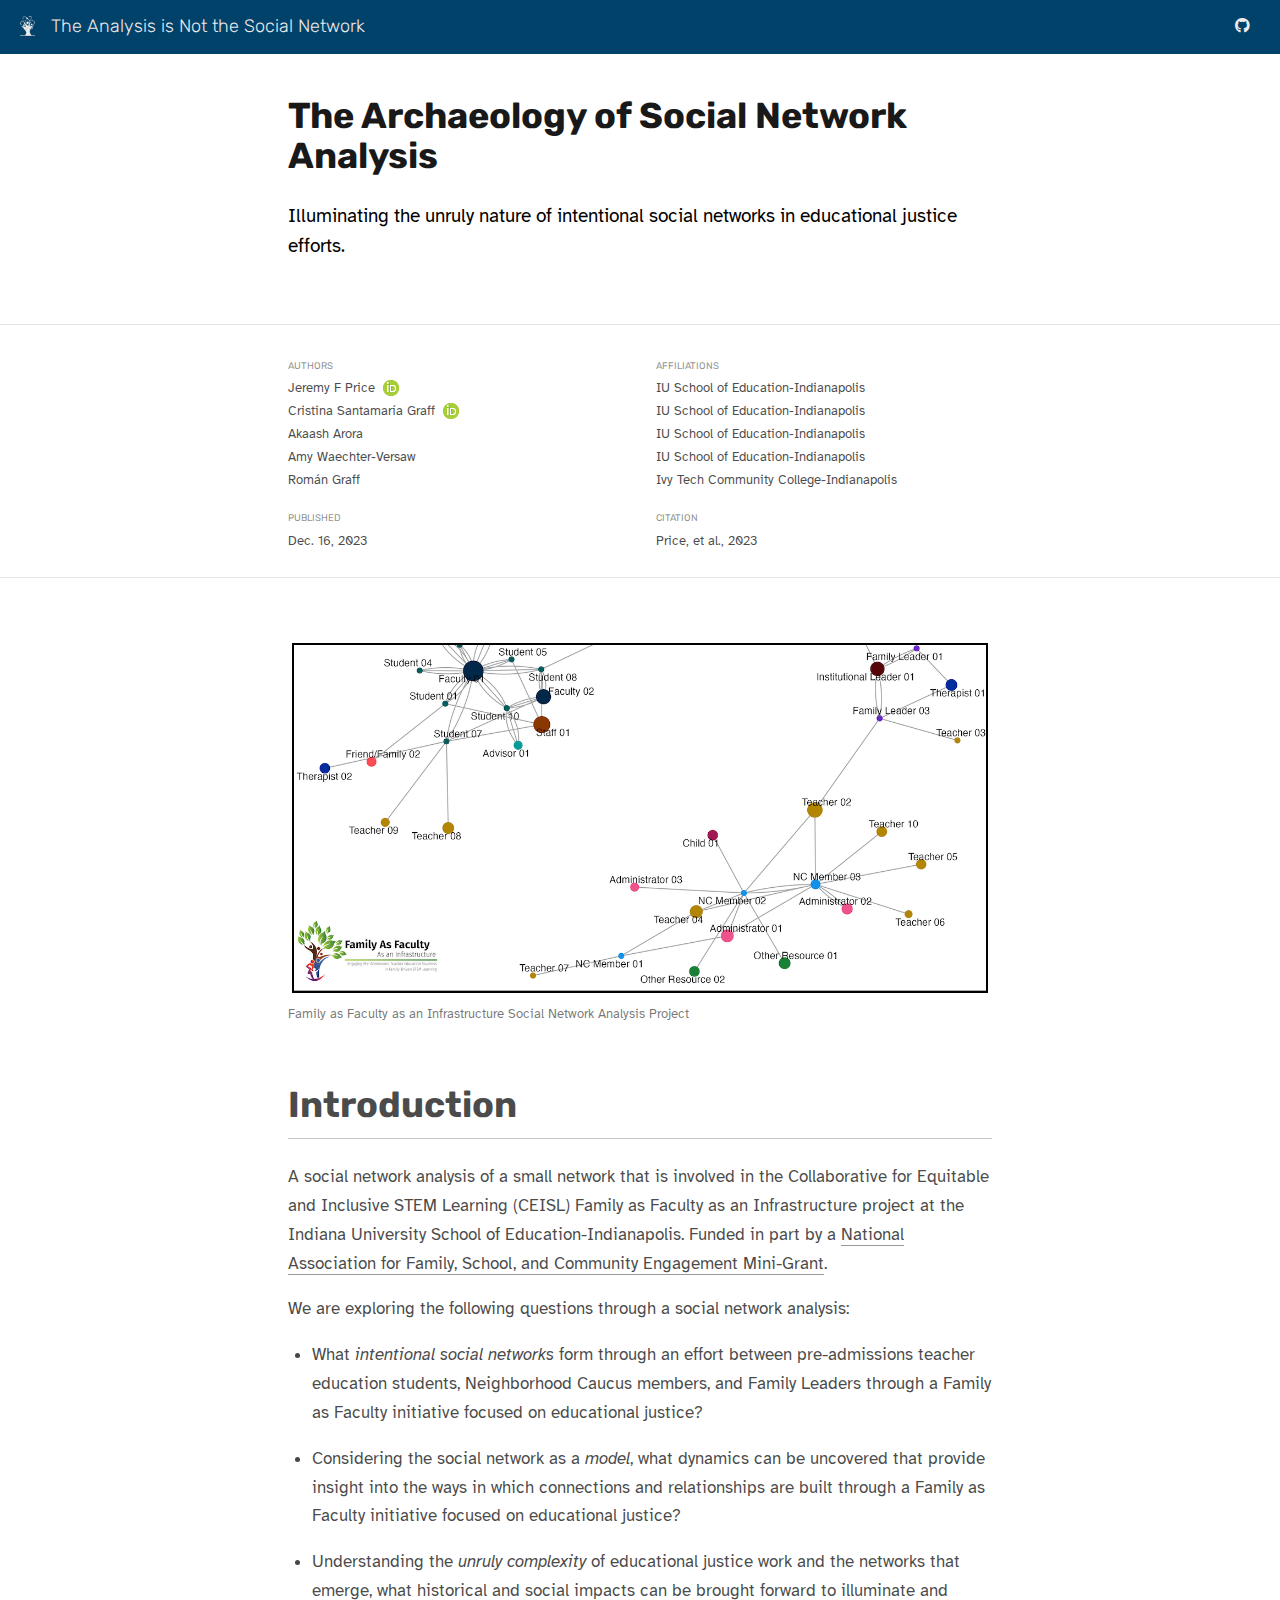
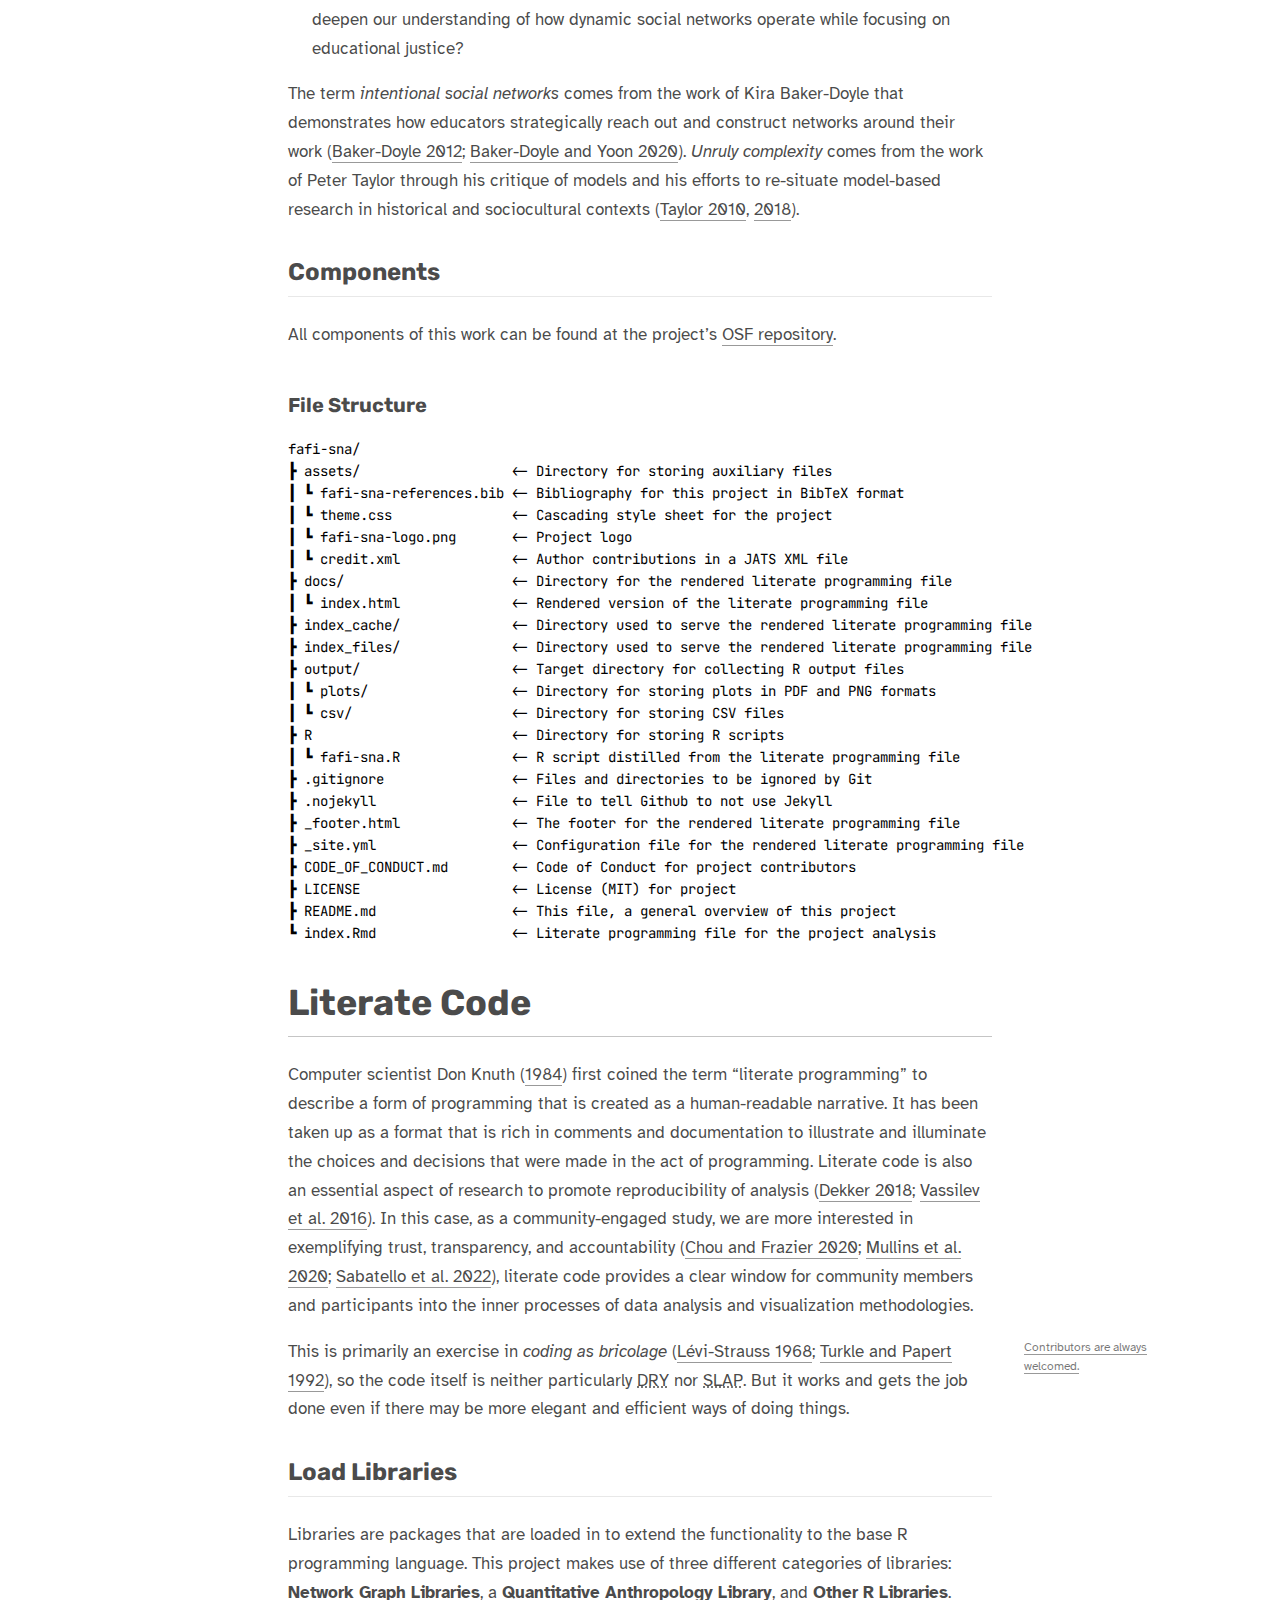
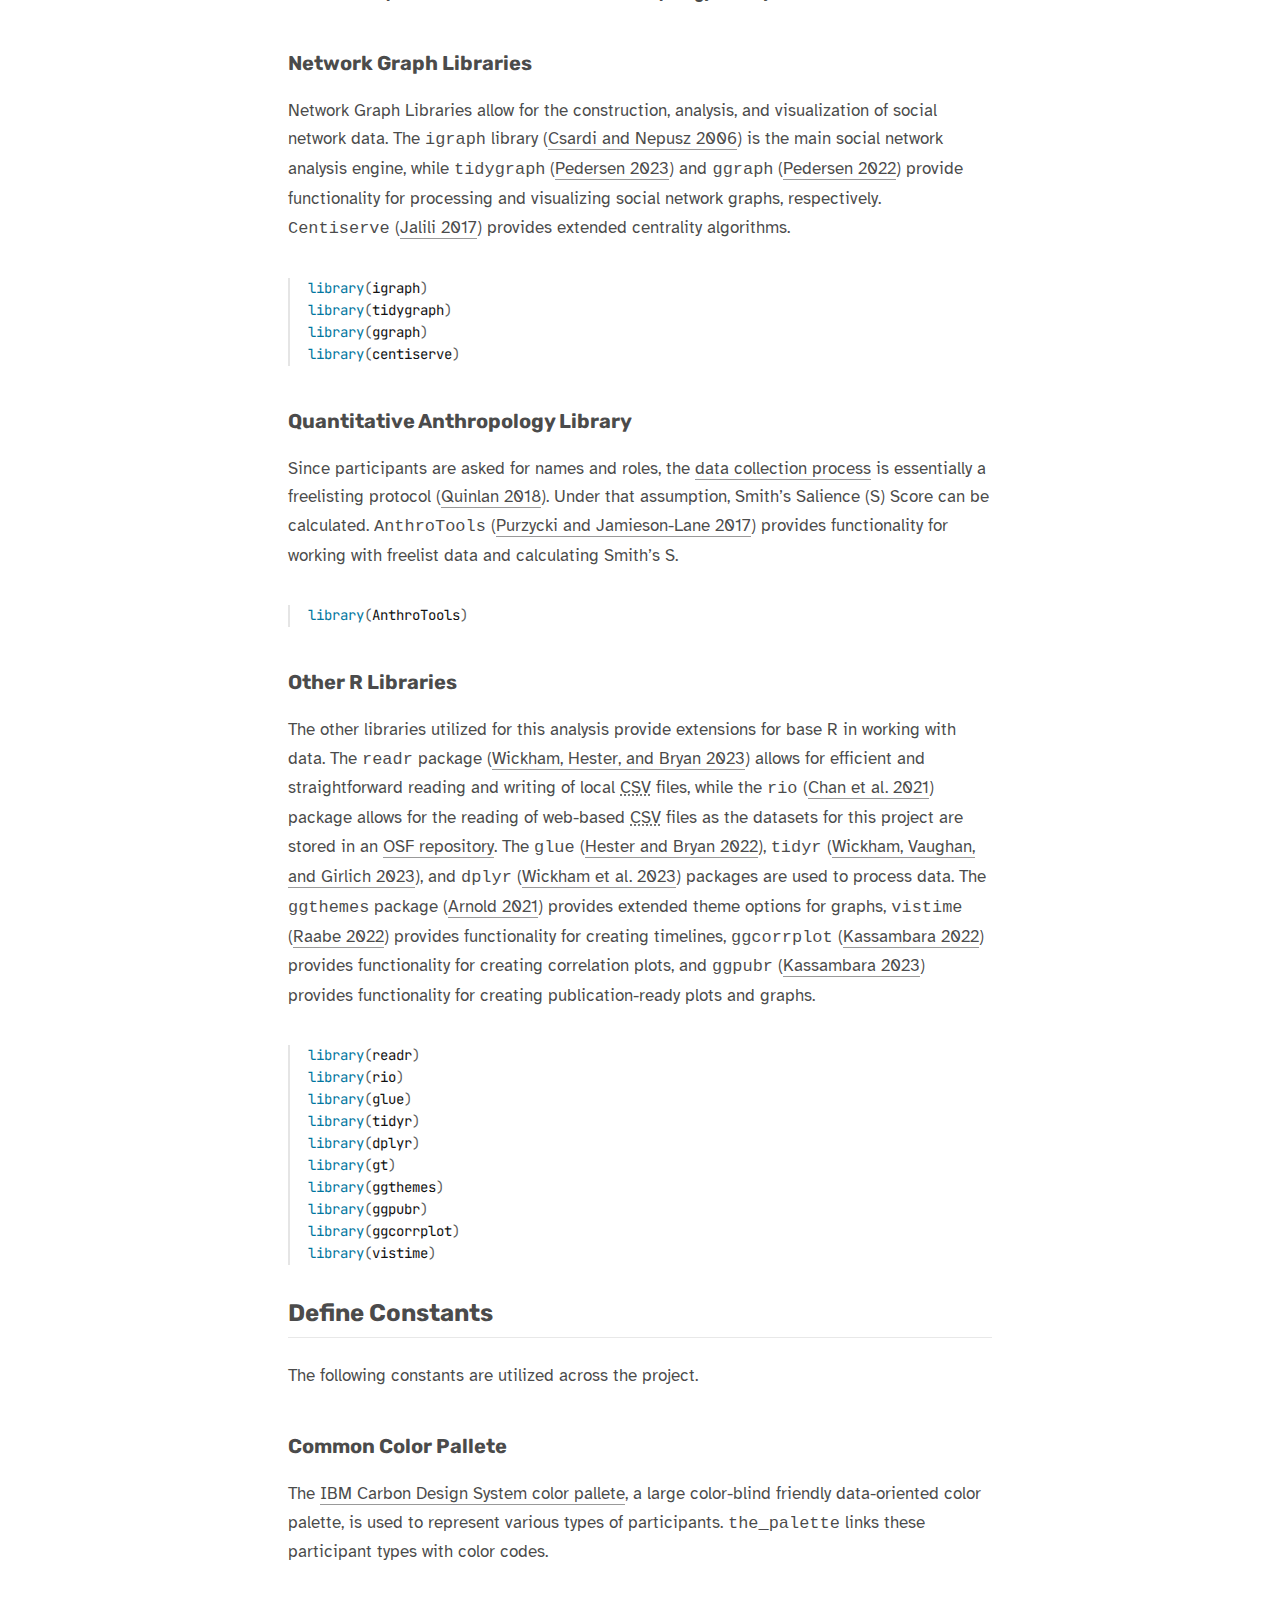
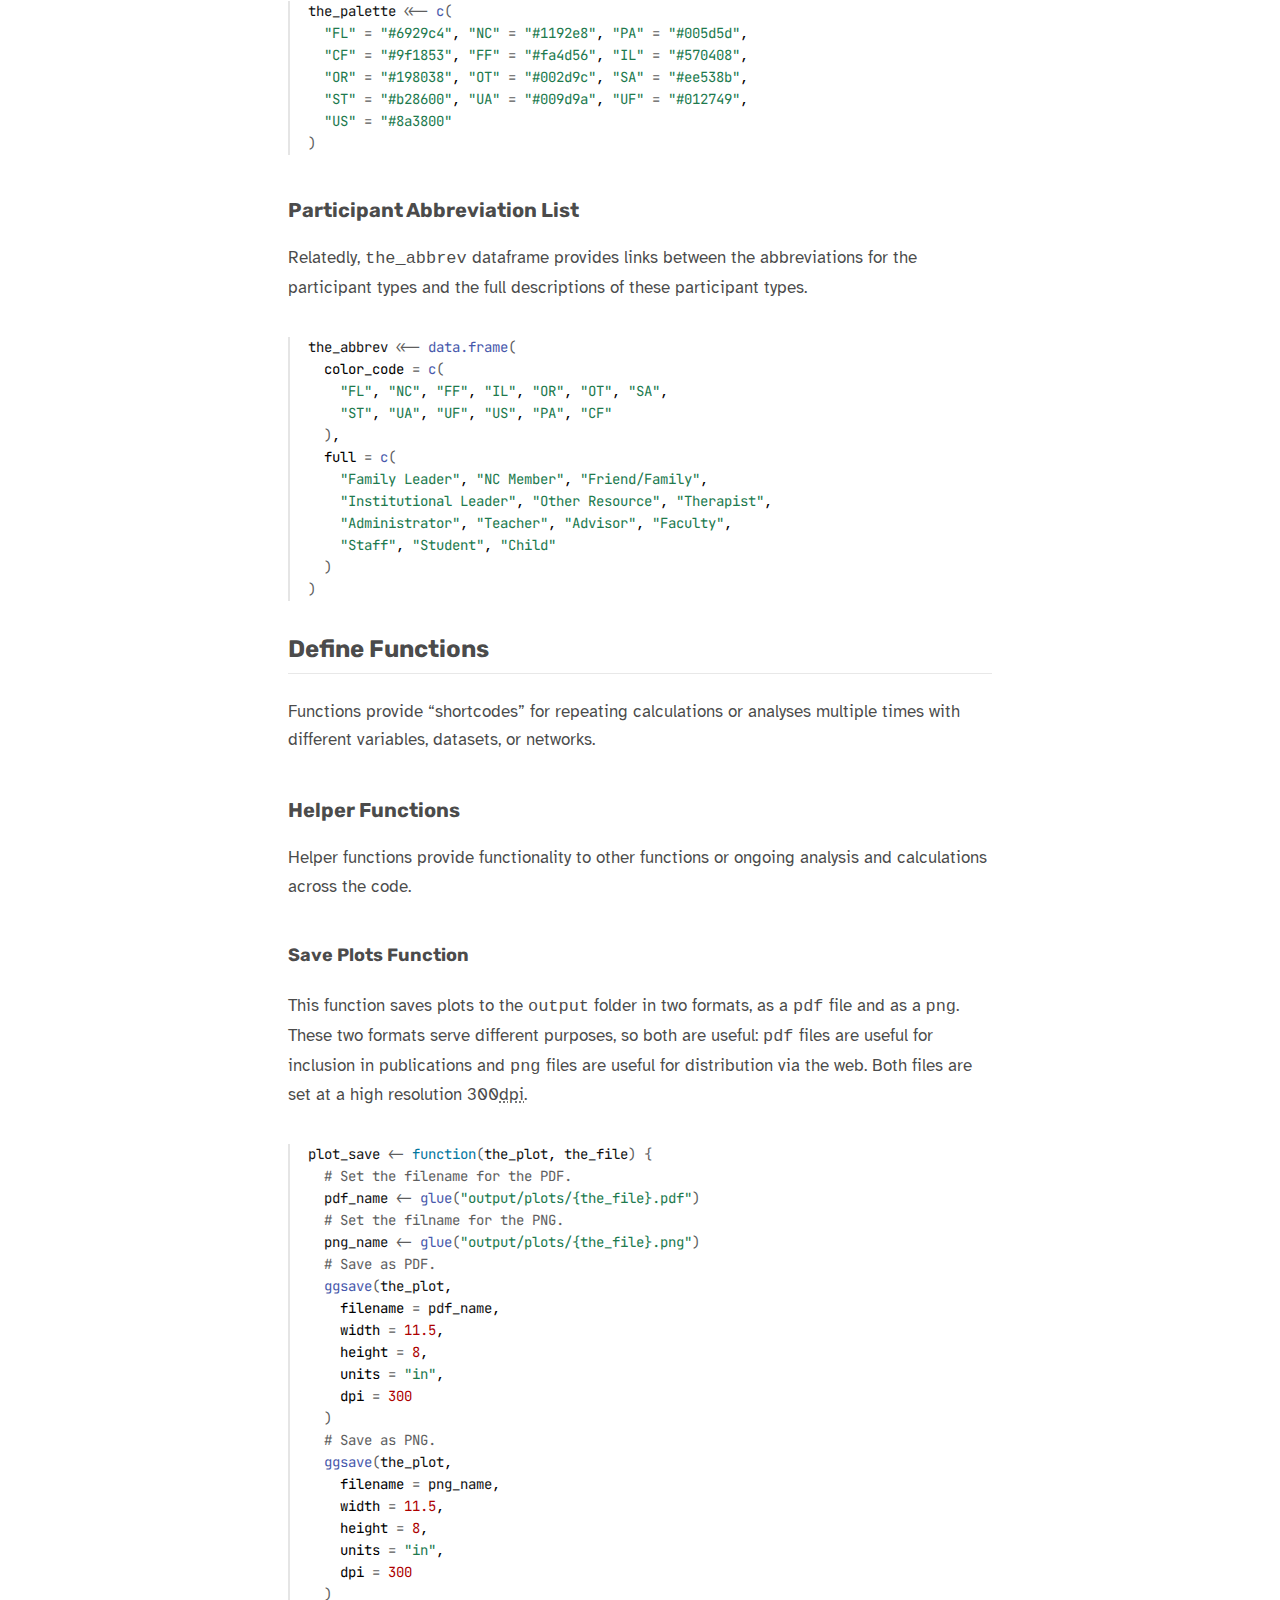
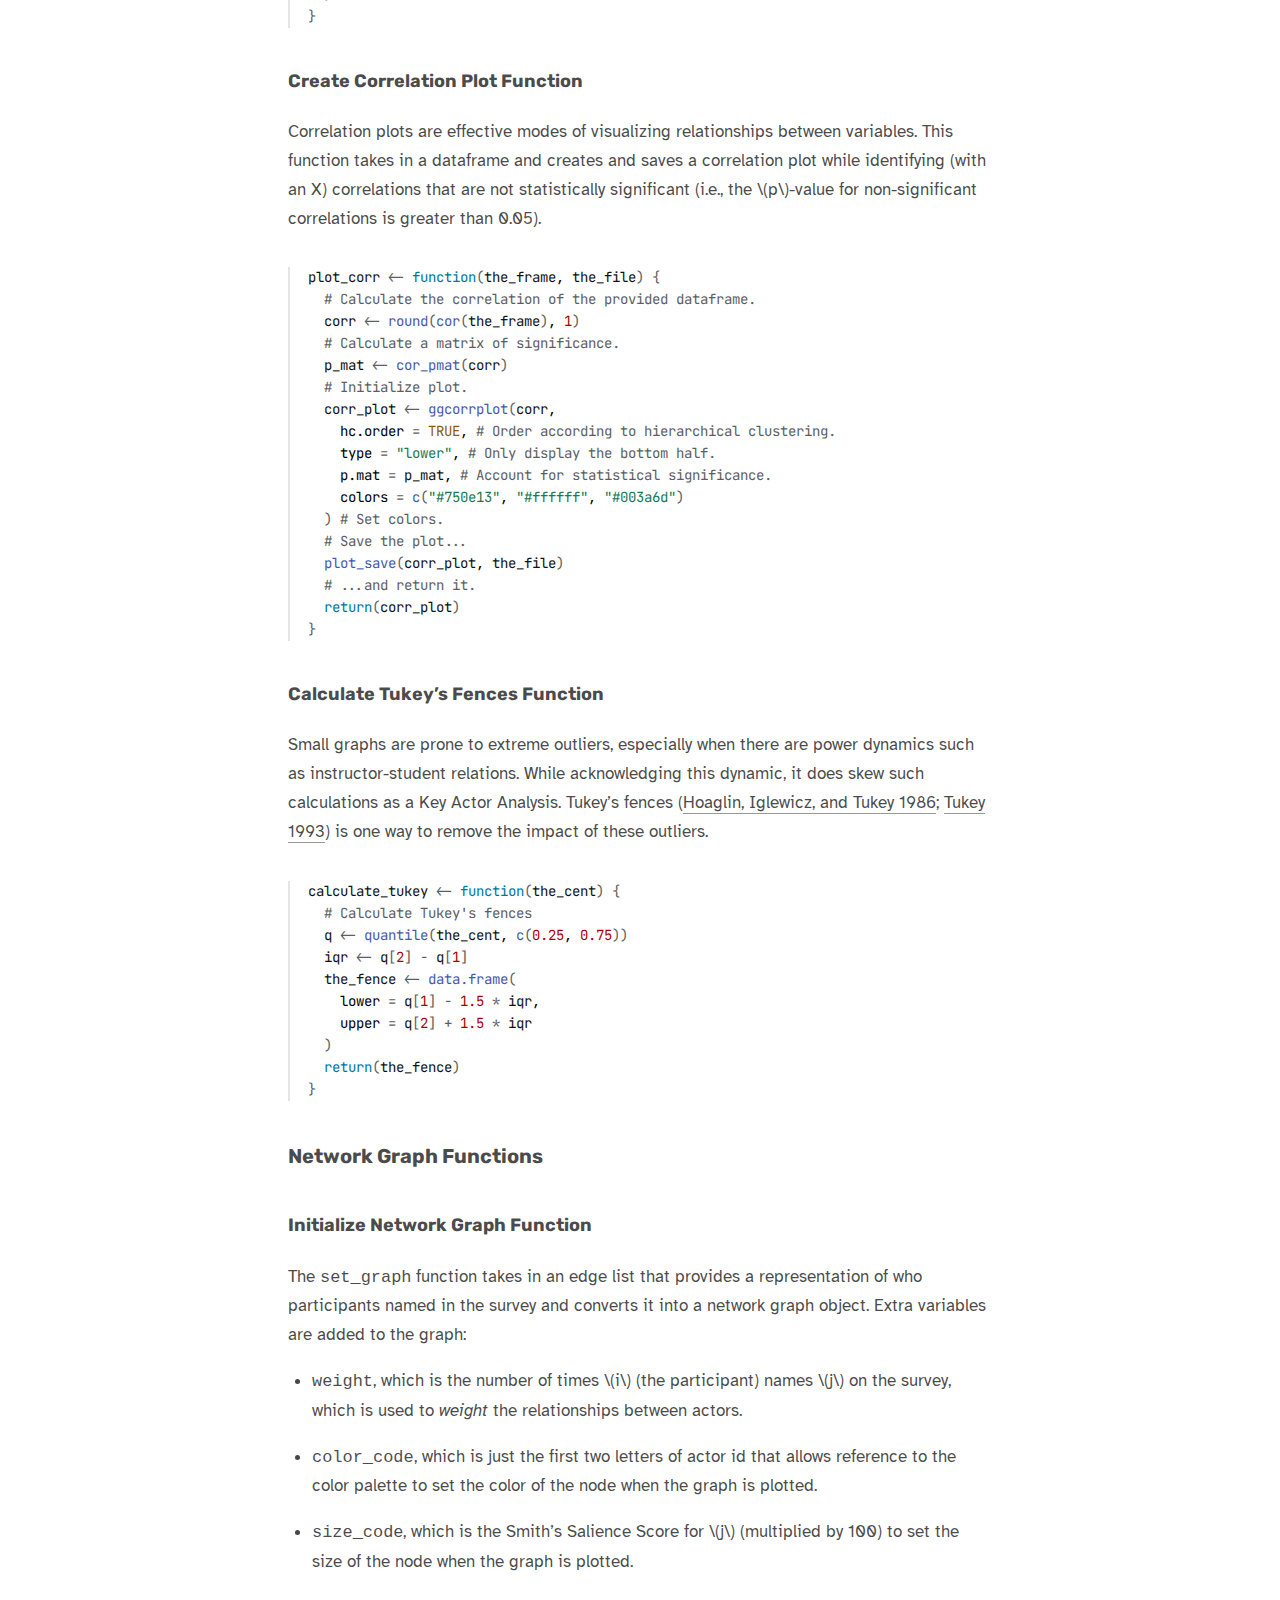
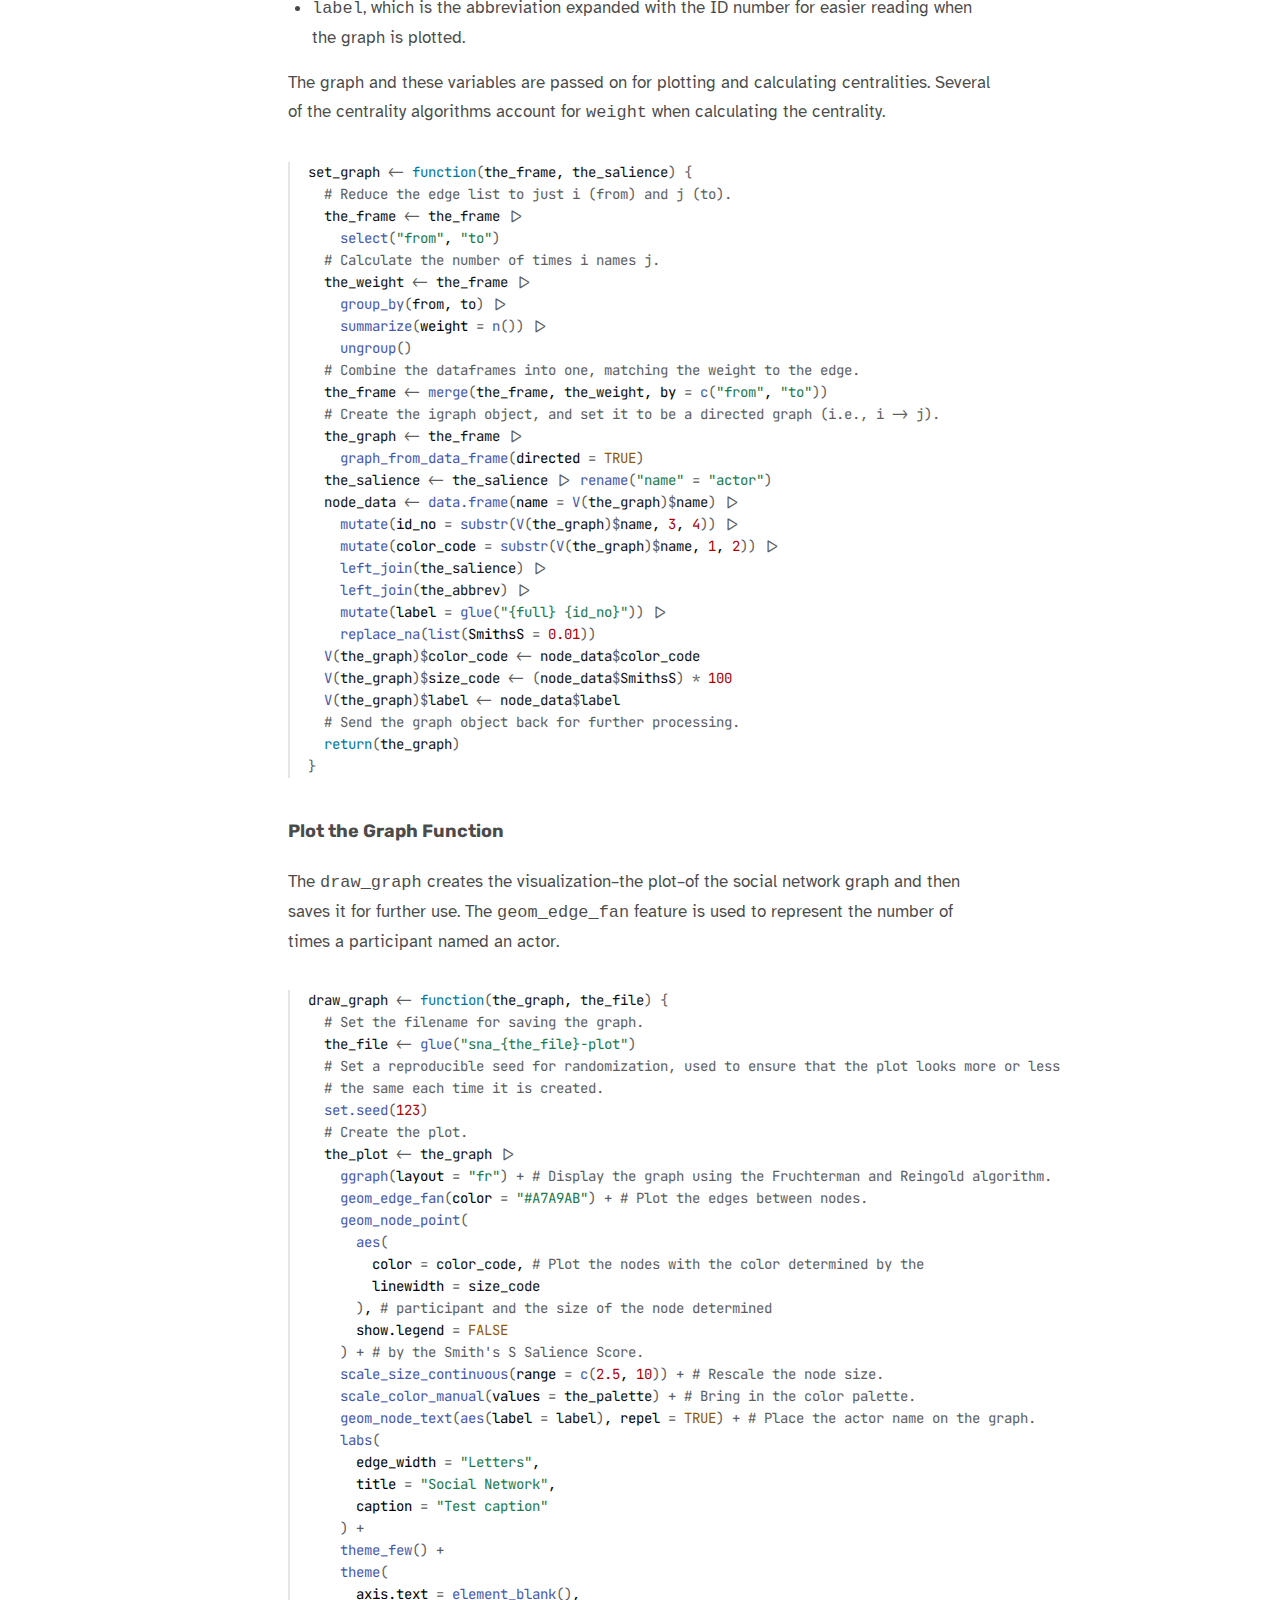
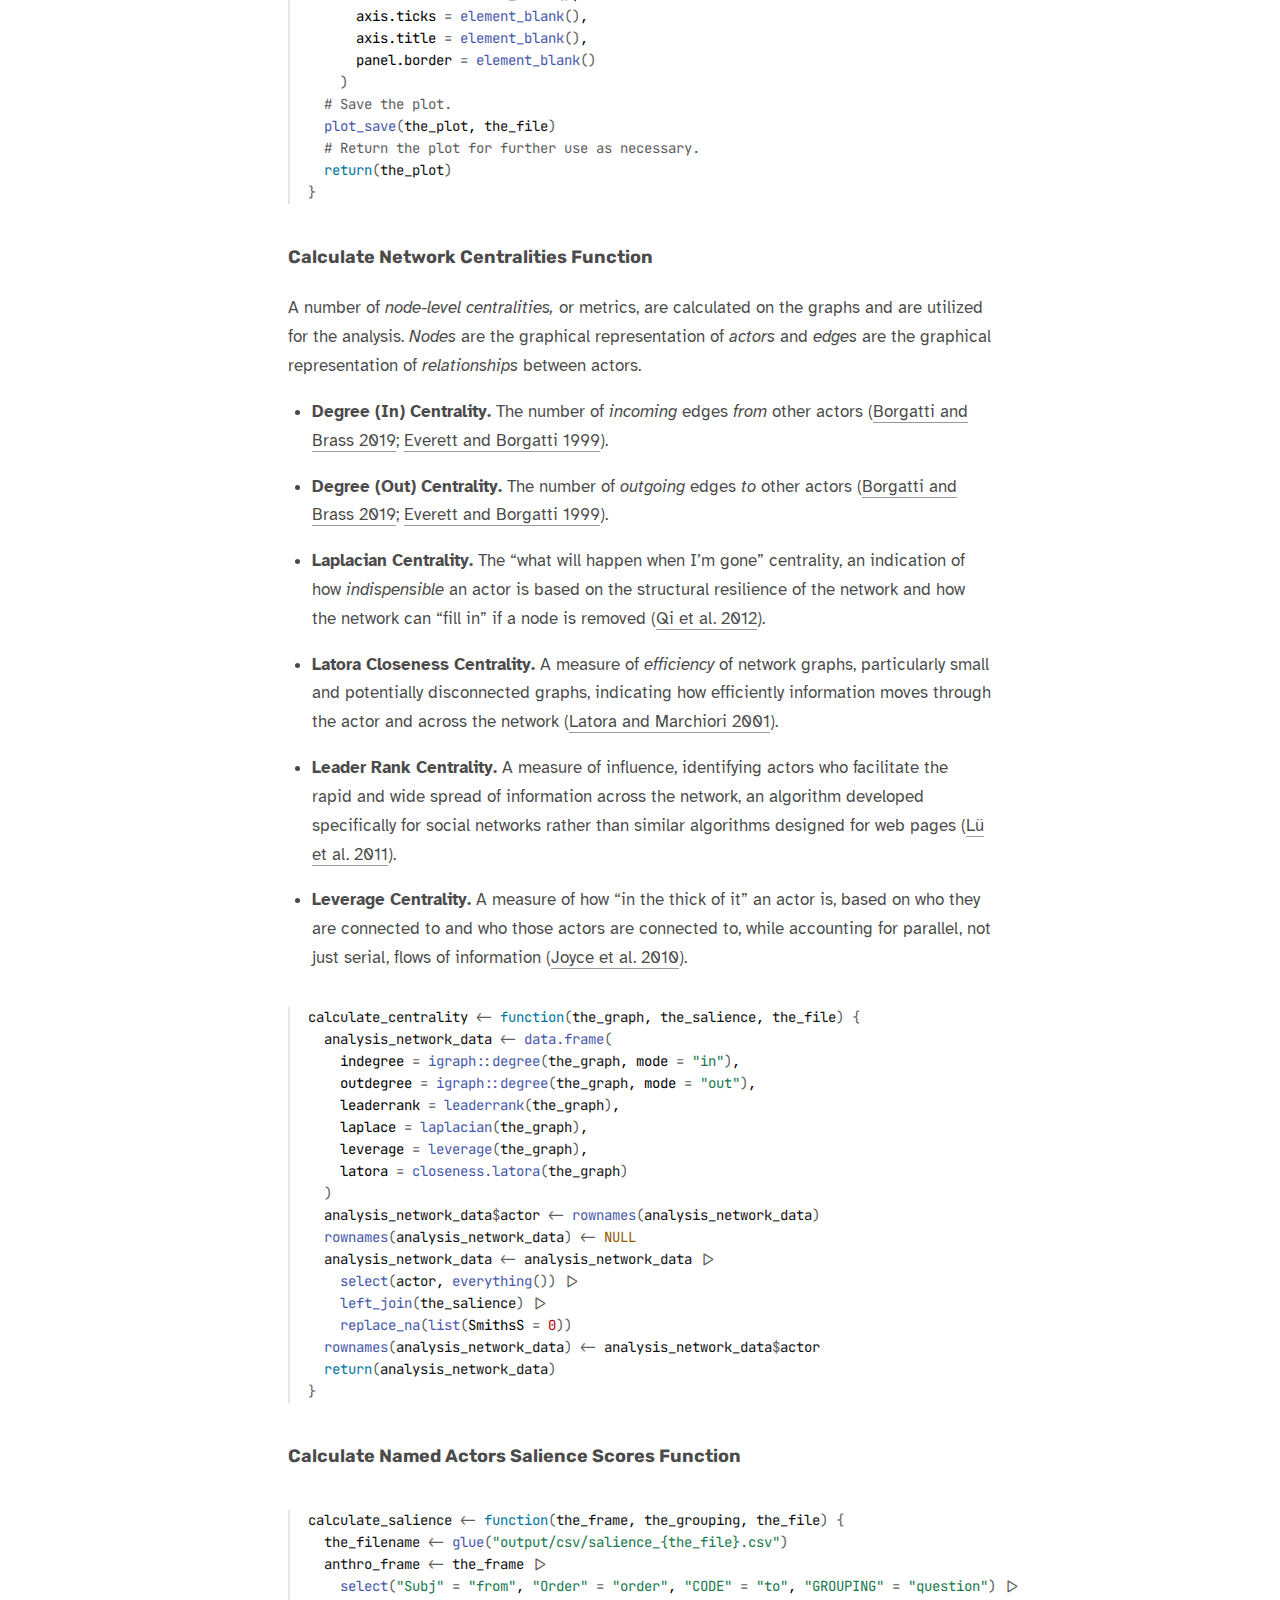
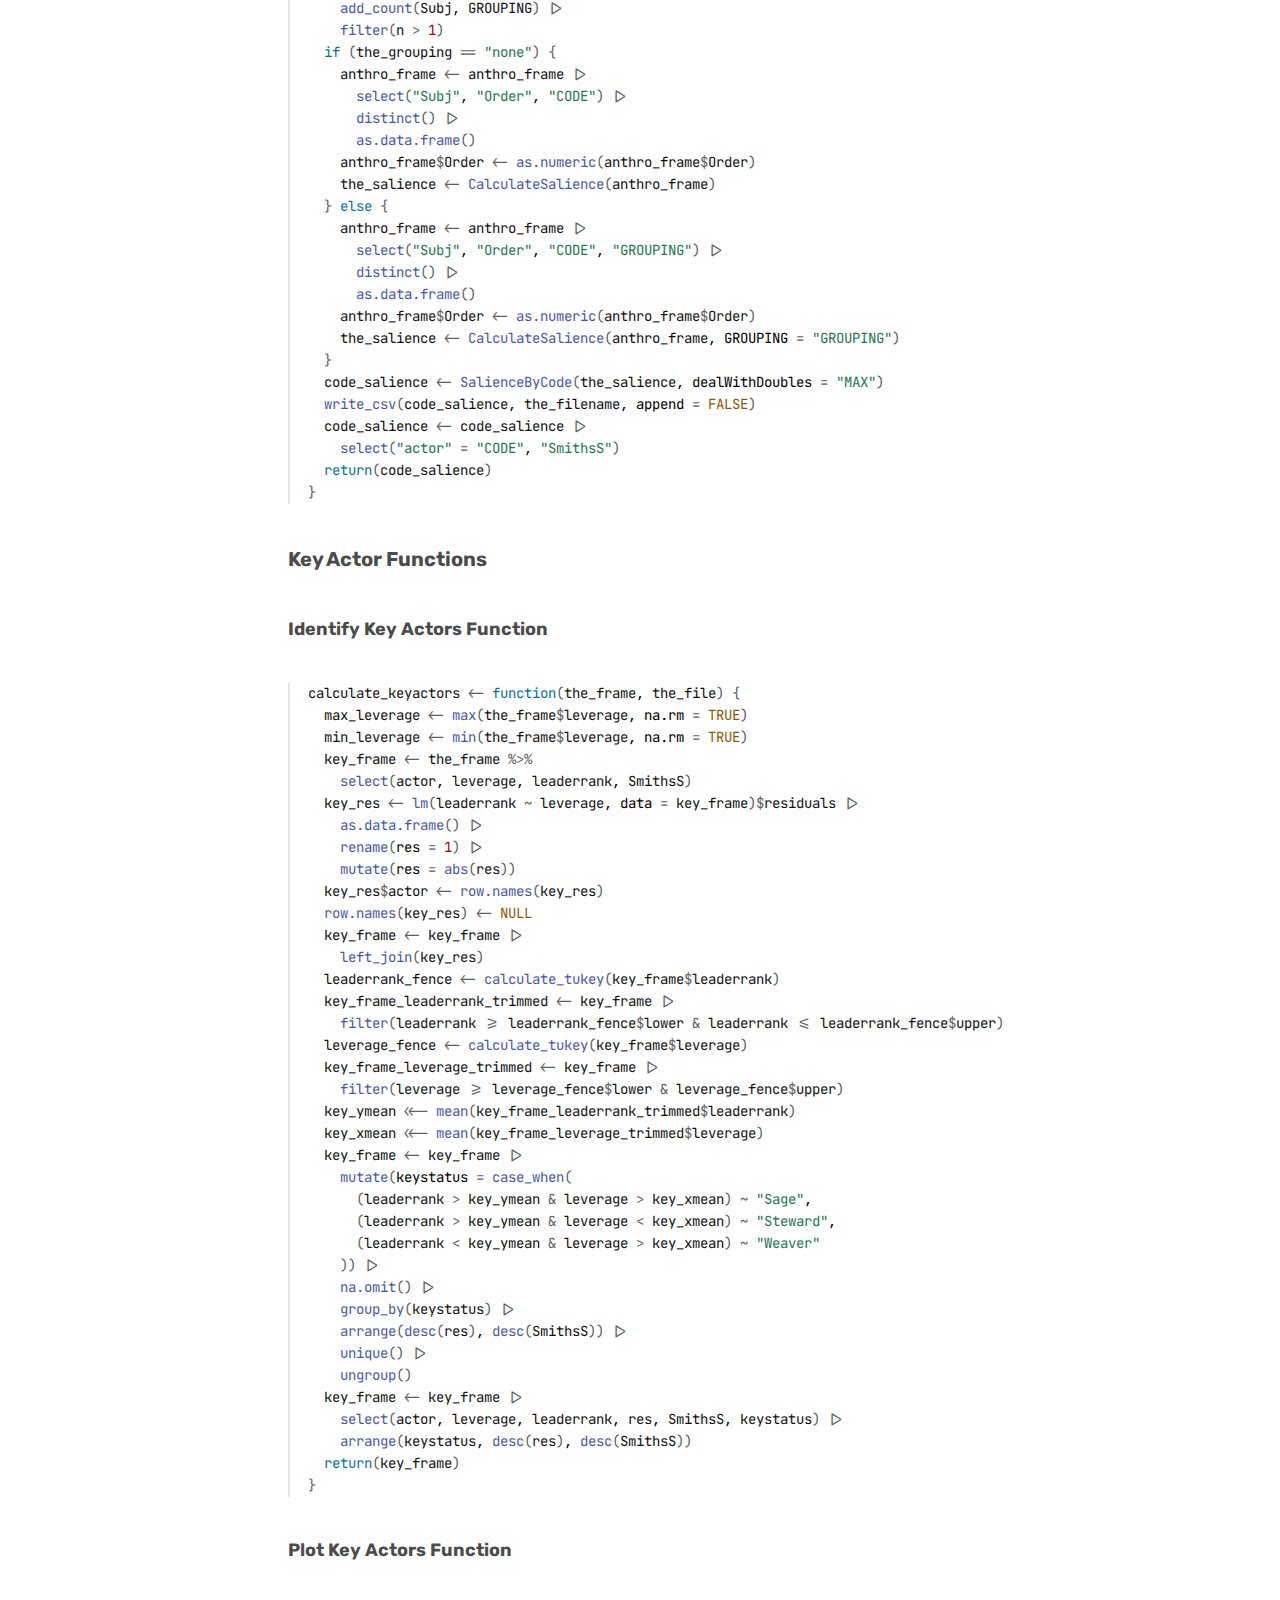
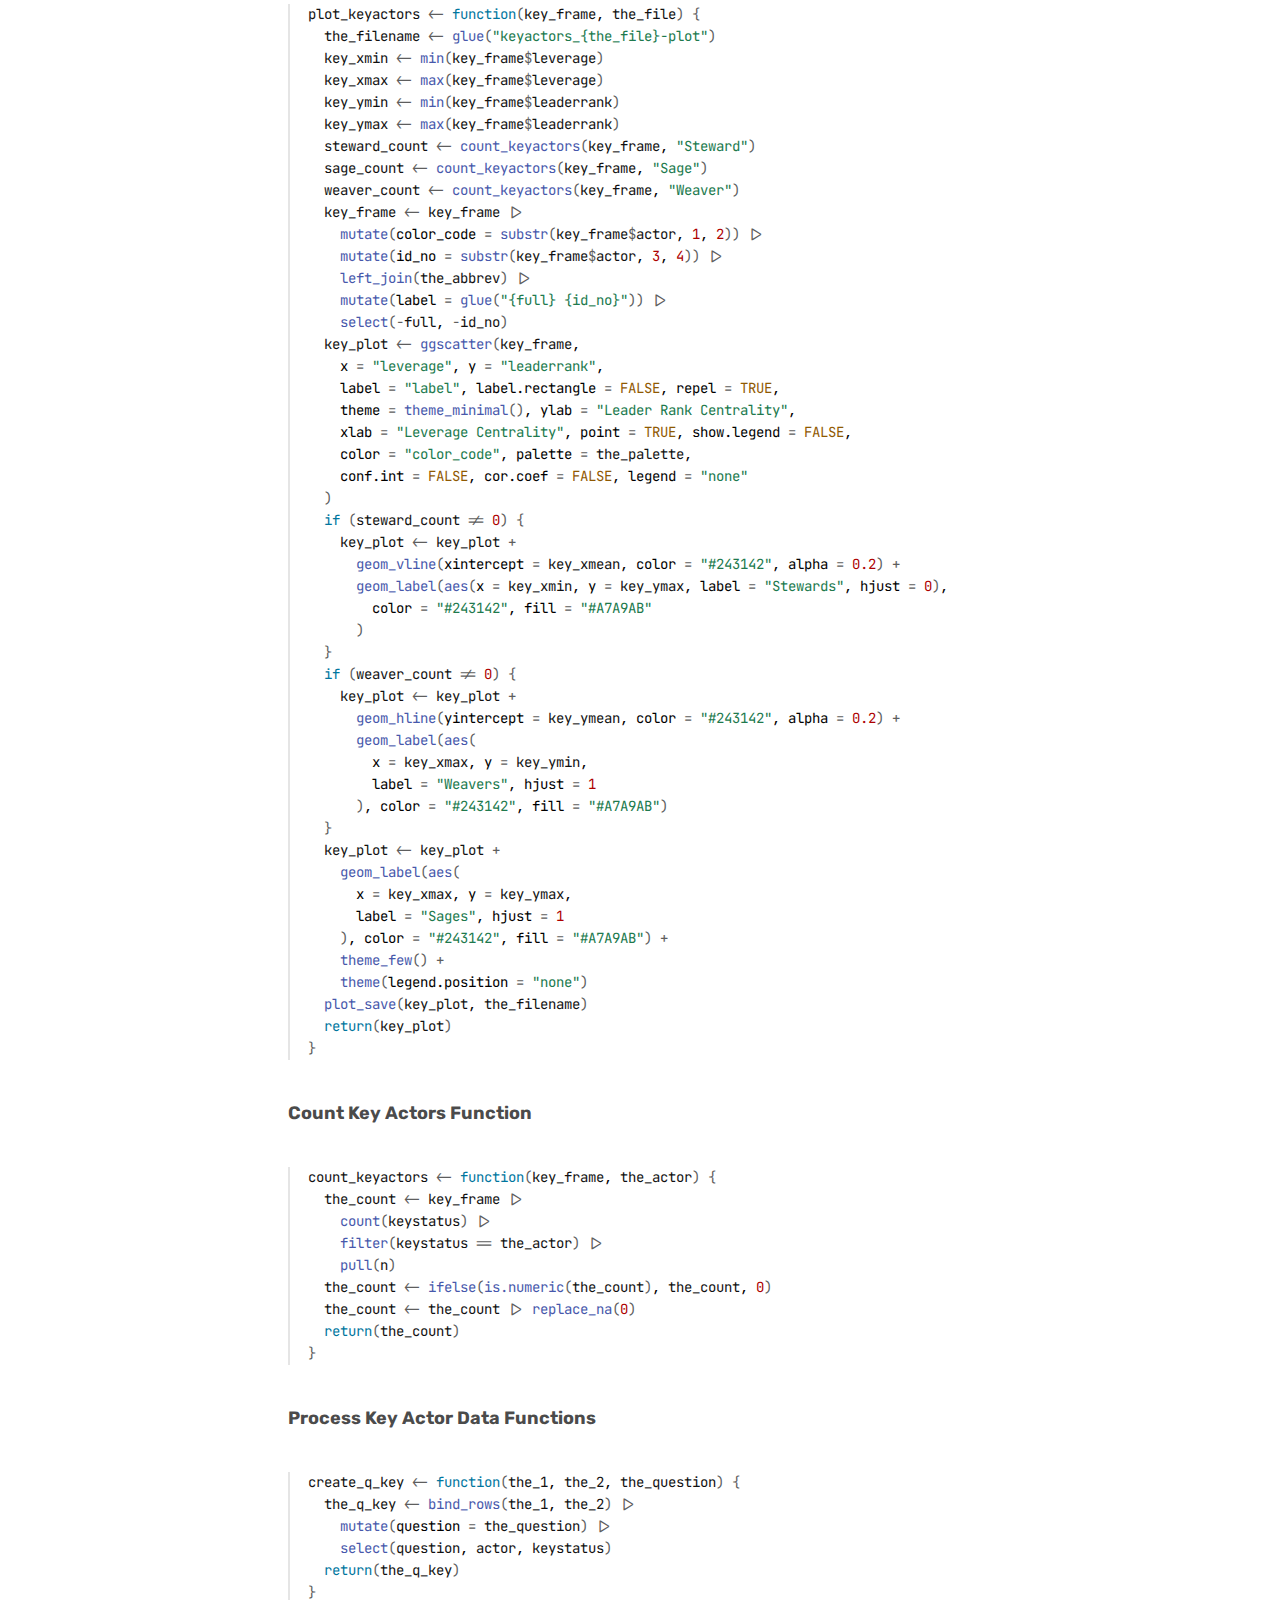
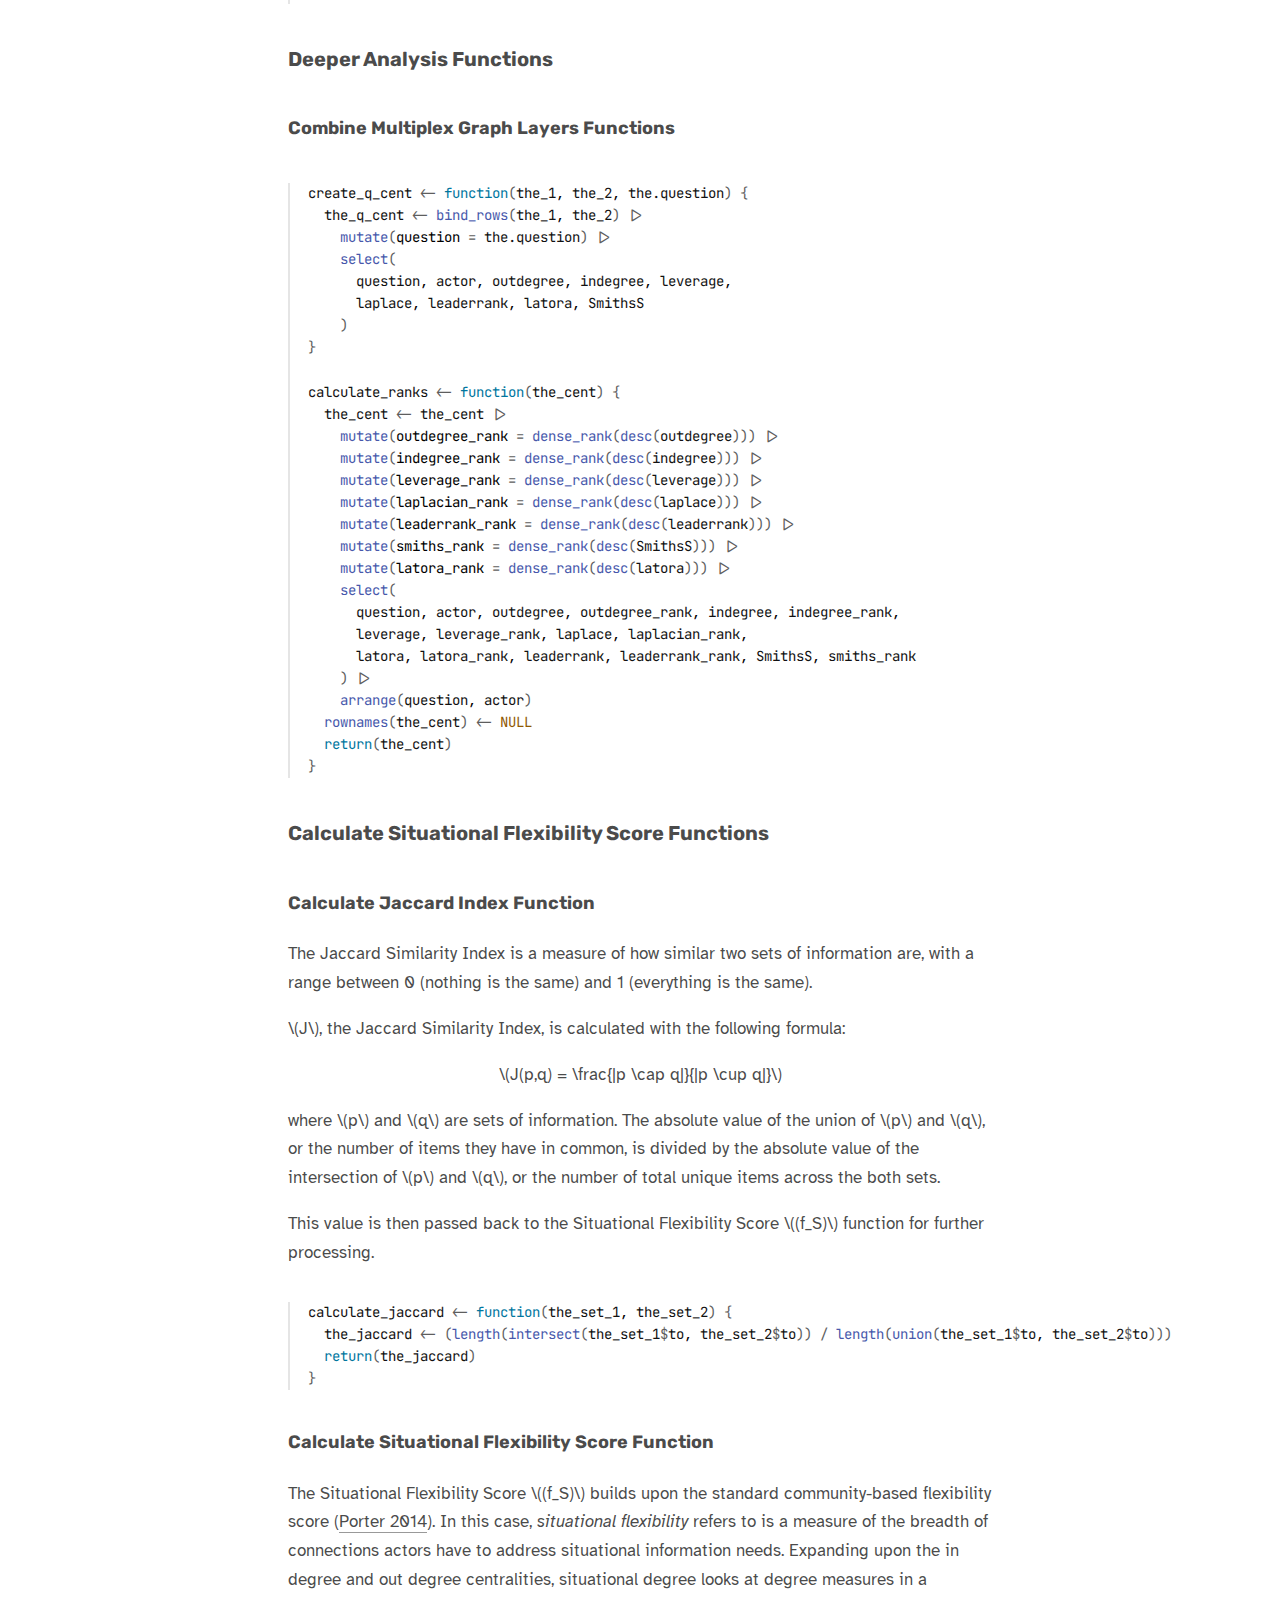
<file: docs/index.html>
<!DOCTYPE html>

<html xmlns="http://www.w3.org/1999/xhtml" lang="" xml:lang="">

<head>
  <meta charset="utf-8"/>
  <meta name="viewport" content="width=device-width, initial-scale=1"/>
  <meta http-equiv="X-UA-Compatible" content="IE=Edge,chrome=1"/>
  <meta name="generator" content="distill" />

  <style type="text/css">
  /* Hide doc at startup (prevent jankiness while JS renders/transforms) */
  body {
    visibility: hidden;
  }
  </style>

 <!--radix_placeholder_import_source-->
 <!--/radix_placeholder_import_source-->

<style type="text/css">code{white-space: pre;}</style>
<style type="text/css" data-origin="pandoc">
pre > code.sourceCode { white-space: pre; position: relative; }
pre > code.sourceCode > span { display: inline-block; line-height: 1.25; }
pre > code.sourceCode > span:empty { height: 1.2em; }
.sourceCode { overflow: visible; }
code.sourceCode > span { color: inherit; text-decoration: inherit; }
div.sourceCode { margin: 1em 0; }
pre.sourceCode { margin: 0; }
@media screen {
div.sourceCode { overflow: auto; }
}
@media print {
pre > code.sourceCode { white-space: pre-wrap; }
pre > code.sourceCode > span { text-indent: -5em; padding-left: 5em; }
}
pre.numberSource code
  { counter-reset: source-line 0; }
pre.numberSource code > span
  { position: relative; left: -4em; counter-increment: source-line; }
pre.numberSource code > span > a:first-child::before
  { content: counter(source-line);
    position: relative; left: -1em; text-align: right; vertical-align: baseline;
    border: none; display: inline-block;
    -webkit-touch-callout: none; -webkit-user-select: none;
    -khtml-user-select: none; -moz-user-select: none;
    -ms-user-select: none; user-select: none;
    padding: 0 4px; width: 4em;
    color: #aaaaaa;
  }
pre.numberSource { margin-left: 3em; border-left: 1px solid #aaaaaa;  padding-left: 4px; }
div.sourceCode
  { color: #00769e; background-color: #f1f3f5; }
@media screen {
pre > code.sourceCode > span > a:first-child::before { text-decoration: underline; }
}
code span { color: #00769e; } /* Normal */
code span.al { color: #ad0000; } /* Alert */
code span.an { color: #5e5e5e; } /* Annotation */
code span.at { color: #657422; } /* Attribute */
code span.bn { color: #ad0000; } /* BaseN */
code span.bu { } /* BuiltIn */
code span.cf { color: #00769e; } /* ControlFlow */
code span.ch { color: #20794d; } /* Char */
code span.cn { color: #8f5902; } /* Constant */
code span.co { color: #5e5e5e; } /* Comment */
code span.cv { color: #5e5e5e; font-style: italic; } /* CommentVar */
code span.do { color: #5e5e5e; font-style: italic; } /* Documentation */
code span.dt { color: #ad0000; } /* DataType */
code span.dv { color: #ad0000; } /* DecVal */
code span.er { color: #ad0000; } /* Error */
code span.ex { } /* Extension */
code span.fl { color: #ad0000; } /* Float */
code span.fu { color: #4758ab; } /* Function */
code span.im { } /* Import */
code span.in { color: #5e5e5e; } /* Information */
code span.kw { color: #00769e; } /* Keyword */
code span.op { color: #5e5e5e; } /* Operator */
code span.ot { color: #00769e; } /* Other */
code span.pp { color: #ad0000; } /* Preprocessor */
code span.sc { color: #5e5e5e; } /* SpecialChar */
code span.ss { color: #20794d; } /* SpecialString */
code span.st { color: #20794d; } /* String */
code span.va { color: #111111; } /* Variable */
code span.vs { color: #20794d; } /* VerbatimString */
code span.wa { color: #5e5e5e; font-style: italic; } /* Warning */
</style>

<style>
  div.csl-bib-body { }
  div.csl-entry {
    clear: both;
    }
  .hanging div.csl-entry {
    margin-left:2em;
    text-indent:-2em;
  }
  div.csl-left-margin {
    min-width:2em;
    float:left;
  }
  div.csl-right-inline {
    margin-left:2em;
    padding-left:1em;
  }
  div.csl-indent {
    margin-left: 2em;
  }
</style>

  <!--radix_placeholder_meta_tags-->
  <title>The Analysis is Not the Social Network: The Archaeology of Social Network Analysis</title>

  <meta property="description" itemprop="description" content="Illuminating the unruly nature of intentional social networks in educational justice efforts."/>

  <link rel="license" href="https://creativecommons.org/licenses/by-nc-sa/4.0/"/>

  <!--  https://schema.org/Article -->
  <meta property="article:published" itemprop="datePublished" content="2023-12-16"/>
  <meta property="article:created" itemprop="dateCreated" content="2023-12-16"/>
  <meta name="article:author" content="Jeremy F Price"/>
  <meta name="article:author" content="Cristina Santamaría Graff"/>
  <meta name="article:author" content="Akaash Arora"/>
  <meta name="article:author" content="Amy Waechter-Versaw"/>
  <meta name="article:author" content="Román Graff"/>

  <!--  https://developers.facebook.com/docs/sharing/webmasters#markup -->
  <meta property="og:title" content="The Analysis is Not the Social Network: The Archaeology of Social Network Analysis"/>
  <meta property="og:type" content="article"/>
  <meta property="og:description" content="Illuminating the unruly nature of intentional social networks in educational justice efforts."/>
  <meta property="og:locale" content="en_US"/>
  <meta property="og:site_name" content="The Analysis is Not the Social Network"/>

  <!--  https://dev.twitter.com/cards/types/summary -->
  <meta property="twitter:card" content="summary"/>
  <meta property="twitter:title" content="The Analysis is Not the Social Network: The Archaeology of Social Network Analysis"/>
  <meta property="twitter:description" content="Illuminating the unruly nature of intentional social networks in educational justice efforts."/>

  <!--  https://scholar.google.com/intl/en/scholar/inclusion.html#indexing -->
  <meta name="citation_title" content="The Analysis is Not the Social Network: The Archaeology of Social Network Analysis"/>
  <meta name="citation_fulltext_html_url" content="https://jeremyfprice.github.io/fafi-sna/"/>
  <meta name="citation_fulltext_world_readable" content=""/>
  <meta name="citation_online_date" content="2023/12/16"/>
  <meta name="citation_publication_date" content="2023/12/16"/>
  <meta name="citation_author" content="Jeremy F Price"/>
  <meta name="citation_author_institution" content="IU School of Education-Indianapolis"/>
  <meta name="citation_author" content="Cristina Santamaría Graff"/>
  <meta name="citation_author_institution" content="IU School of Education-Indianapolis"/>
  <meta name="citation_author" content="Akaash Arora"/>
  <meta name="citation_author_institution" content="IU School of Education-Indianapolis"/>
  <meta name="citation_author" content="Amy Waechter-Versaw"/>
  <meta name="citation_author_institution" content="IU School of Education-Indianapolis"/>
  <meta name="citation_author" content="Román Graff"/>
  <meta name="citation_author_institution" content="Ivy Tech Community College-Indianapolis"/>
  <!--/radix_placeholder_meta_tags-->
  
  <meta name="citation_reference" content="citation_title=The igraph software package for complex network research;citation_volume=Complex Systems;citation_author=Gabor Csardi;citation_author=Tamas Nepusz"/>
  <meta name="citation_reference" content="citation_title=AnthroTools: An r package for cross-cultural ethnographic data analysis. Cross-cultural research;citation_volume=51;citation_author=B. G. Purzycki;citation_author=A. Jamieson-Lane"/>
  <meta name="citation_reference" content="citation_title=Literate Programming;citation_volume=27;citation_doi=10.1093/comjnl/27.2.97;citation_issn=0010-4620;citation_author=D. E. Knuth"/>
  <meta name="citation_reference" content="citation_title=Tidygraph: A tidy API for graph manipulation;citation_author=Thomas Lin Pedersen"/>
  <meta name="citation_reference" content="citation_title=Ggraph: An implementation of grammar of graphics for graphs and networks;citation_author=Thomas Lin Pedersen"/>
  <meta name="citation_reference" content="citation_title=Centiserve: Find graph centrality indices;citation_author=Mahdi Jalili"/>
  <meta name="citation_reference" content="citation_title=The Freelisting Method;citation_publisher=Springer Singapore;citation_doi=10.1007/978-981-10-2779-6_12-2;citation_author=Marsha B. Quinlan"/>
  <meta name="citation_reference" content="citation_title=Readr: Read rectangular text data;citation_author=Hadley Wickham;citation_author=Jim Hester;citation_author=Jennifer Bryan"/>
  <meta name="citation_reference" content="citation_title=Rio: A swiss-army knife for data file i/o;citation_author=Chung-hong Chan;citation_author=Geoffrey CH Chan;citation_author=Thomas J. Leeper;citation_author=Jason Becker"/>
  <meta name="citation_reference" content="citation_title=Glue: Interpreted string literals;citation_author=Jim Hester;citation_author=Jennifer Bryan"/>
  <meta name="citation_reference" content="citation_title=Tidyr: Tidy messy data;citation_author=Hadley Wickham;citation_author=Davis Vaughan;citation_author=Maximilian Girlich"/>
  <meta name="citation_reference" content="citation_title=Dplyr: A grammar of data manipulation;citation_author=Hadley Wickham;citation_author=Romain François;citation_author=Lionel Henry;citation_author=Kirill Müller;citation_author=Davis Vaughan"/>
  <meta name="citation_reference" content="citation_title=Language-agnostic reproducible data analysis using literate programming;citation_volume=11;citation_doi=10.1371/journal.pone.0164023;citation_author=Boris Vassilev;citation_author=Riku Louhimo;citation_author=Elina Ikonen;citation_author=Sampsa Hautaniemi"/>
  <meta name="citation_reference" content="citation_title=Facilitating Reproducibility and Collaboration with Literate Programming;citation_author=Harrison Dekker"/>
  <meta name="citation_reference" content="citation_title=Advancing community-engaged research: Increasing trustworthiness within community-academic partnerships;citation_publisher=Future Medicine;citation_author=C. Daniel Mullins;citation_author=Sarah Tanveer;citation_author=Gail Graham;citation_author=Claudia Rose Baquet"/>
  <meta name="citation_reference" content="citation_title=Supporting ethical practice in community-engaged research with 4R: Respond, Record, Reflect, and Revise;citation_volume=30;citation_doi=10.1080/10508422.2019.1645665;citation_author=Tommy Chou;citation_author=Stacy L. Frazier"/>
  <meta name="citation_reference" content="citation_title=Data sharing and community-engaged research;citation_volume=378;citation_doi=10.1126/science.abq6851;citation_author=Maya Sabatello;citation_author=Daphne O. Martschenko;citation_author=Mildred K. Cho;citation_author=Kyle B. Brothers"/>
  <meta name="citation_reference" content="citation_title=First-year teachers’ support networks: Intentional professional networks and diverse professional allies;citation_volume=8;citation_doi=10.1080/1547688X.2012.641870;citation_author=Kira J. Baker-Doyle"/>
  <meta name="citation_reference" content="citation_title=The social side of teacher education: Implications of social network research for the design of professional development;citation_volume=101;citation_doi=10.1016/j.ijer.2020.101563;citation_author=Kira J. Baker-Doyle;citation_author=Susan A. Yoon"/>
  <meta name="citation_reference" content="citation_title=“From complexity to construction to intersecting processes: Puzzles for theoretical and social inquiry”;citation_volume=35;citation_doi=10.1016/j.ecocom.2017.06.006;citation_issn=1476-945X;citation_author=Peter J. Taylor"/>
  <meta name="citation_reference" content="citation_title=Unruly Complexity: Ecology, Interpretation, Engagement;citation_publisher=University of Chicago Press;citation_author=Peter J. Taylor"/>
  <meta name="citation_reference" content="citation_title=Epistemological Pluralism and the Revaluation of the Concrete;citation_author=Sherry Turkle;citation_author=Seymour Papert"/>
  <meta name="citation_reference" content="citation_title=Ggthemes: Extra themes, scales and geoms for ’ggplot2’;citation_author=Jeffrey B. Arnold"/>
  <meta name="citation_reference" content="citation_title=Vistime: Pretty timelines in r;citation_author=Sandro Raabe"/>
  <meta name="citation_reference" content="citation_title=Ggpubr: ’ggplot2’ based publication ready plots;citation_author=Alboukadel Kassambara"/>
  <meta name="citation_reference" content="citation_title=Ggcorrplot: Visualization of a correlation matrix using ’ggplot2’;citation_author=Alboukadel Kassambara"/>
  <meta name="citation_reference" content="citation_title=Performance of some resistant rules for outlier labeling;citation_volume=81;citation_doi=10.1080/01621459.1986.10478363;citation_author=David C. Hoaglin;citation_author=Boris Iglewicz;citation_author=John W. Tukey"/>
  <meta name="citation_reference" content="citation_title=Exploratory data analysis: Past, present and future;citation_publisher=PRINCETON UNIV NJ DEPT OF STATISTICS;citation_author=John W. Tukey"/>
  <meta name="citation_reference" content="citation_title=Laplacian centrality: A new centrality measure for weighted networks;citation_volume=194;citation_doi=10.1016/j.ins.2011.12.027;citation_author=Xingqin Qi;citation_author=Eddie Fuller;citation_author=Qin Wu;citation_author=Yezhou Wu;citation_author=Cun-Quan Zhang"/>
  <meta name="citation_reference" content="citation_title=Leaders in Social Networks, the Delicious Case;citation_volume=6;citation_doi=10.1371/journal.pone.0021202;citation_issn=1932-6203;citation_author=Linyuan Lü;citation_author=Yi-Cheng Zhang;citation_author=Chi Ho Yeung;citation_author=Tao Zhou"/>
  <meta name="citation_reference" content="citation_title=Efficient behavior of small-world networks;citation_volume=87;citation_doi=10.1103/PhysRevLett.87.198701;citation_issn=0031-9007;citation_author=V. Latora;citation_author=M. Marchiori"/>
  <meta name="citation_reference" content="citation_title=A New Measure of Centrality for Brain Networks;citation_volume=5;citation_doi=10.1371/journal.pone.0012200;citation_issn=1932-6203;citation_author=Karen E. Joyce;citation_author=Paul J. Laurienti;citation_author=Jonathan H. Burdette;citation_author=Satoru Hayasaka"/>
  <meta name="citation_reference" content="citation_title=The centrality of groups and classes;citation_volume=23;citation_doi=10.1080/0022250X.1999.9990219;citation_author=Martin G. Everett;citation_author=Stephen P. Borgatti"/>
  <meta name="citation_reference" content="citation_title=Centrality: Concepts and measures;citation_doi=10.4324/9780203701942-2;citation_author=Stephen P. Borgatti;citation_author=Daniel J. Brass"/>
  <meta name="citation_reference" content="citation_title=The Savage Mind;citation_publisher=University of Chicago;citation_author=C Lévi-Strauss"/>
  <meta name="citation_reference" content="citation_title=Multilayer Networks: Tutorial Talk on &quot;Multiplexity, Networks of Networks, and All That Jazz&quot;;citation_author=Mason A Porter"/>
  <meta name="citation_reference" content="citation_title=From social networks to knowledge graphs: A plea for interdisciplinary approaches;citation_volume=6;citation_doi=10.1016/j.ssaho.2022.100337;citation_issn=2590-2911;citation_author=Jens Dörpinghaus;citation_author=Sonja Klante;citation_author=Martin Christian;citation_author=Christof Meigen;citation_author=Carsten Düing"/>
  <meta name="citation_reference" content="citation_title=Communities in Networks;citation_publisher=arXiv;citation_doi=10.48550/arXiv.0902.3788;citation_author=Mason A Porter;citation_author=Jukka-Pekka Onnela;citation_author=Peter J. Mucha"/>
  <meta name="citation_reference" content="citation_title=Dialogic inquiry in life science conversations of family groups in a museum;citation_volume=40;citation_doi=10.1002/tea.10069;citation_issn=1098-2736;citation_author=Doris Ash"/>
  <!--radix_placeholder_rmarkdown_metadata-->

  <script type="text/json" id="radix-rmarkdown-metadata">
  {"type":"list","attributes":{"names":{"type":"character","attributes":{},"value":["title","description","repository_url","preview","author","slug","date","output","navbar","creative_commons","bibliography","citation_url"]}},"value":[{"type":"character","attributes":{},"value":["The Archaeology of Social Network Analysis"]},{"type":"character","attributes":{},"value":["Illuminating the unruly nature of intentional social networks in educational justice efforts.\n"]},{"type":"character","attributes":{},"value":["https://github.com/jeremyfprice/fafi-sna/"]},{"type":"character","attributes":{},"value":["assets/fafi-sna-git-logo.png"]},{"type":"list","attributes":{},"value":[{"type":"list","attributes":{"names":{"type":"character","attributes":{},"value":["name","url","affiliation","affiliation_url","orcid_id"]}},"value":[{"type":"character","attributes":{},"value":["Jeremy F Price"]},{"type":"character","attributes":{},"value":["https://www.jeremyfprice.info/"]},{"type":"character","attributes":{},"value":["IU School of Education-Indianapolis"]},{"type":"character","attributes":{},"value":["https://education.iupui.edu/"]},{"type":"character","attributes":{},"value":["0000-0002-6506-3526"]}]},{"type":"list","attributes":{"names":{"type":"character","attributes":{},"value":["name","affiliation","affiliation_url","orcid_id"]}},"value":[{"type":"character","attributes":{},"value":["Cristina Santamaría Graff"]},{"type":"character","attributes":{},"value":["IU School of Education-Indianapolis"]},{"type":"character","attributes":{},"value":["https://education.iupui.edu/"]},{"type":"character","attributes":{},"value":["0000-0002-4628-8949"]}]},{"type":"list","attributes":{"names":{"type":"character","attributes":{},"value":["name","affiliation","affiliation_url"]}},"value":[{"type":"character","attributes":{},"value":["Akaash Arora"]},{"type":"character","attributes":{},"value":["IU School of Education-Indianapolis"]},{"type":"character","attributes":{},"value":["https://education.iupui.edu/"]}]},{"type":"list","attributes":{"names":{"type":"character","attributes":{},"value":["name","affiliation","affiliation_url"]}},"value":[{"type":"character","attributes":{},"value":["Amy Waechter-Versaw"]},{"type":"character","attributes":{},"value":["IU School of Education-Indianapolis"]},{"type":"character","attributes":{},"value":["https://education.iupui.edu/"]}]},{"type":"list","attributes":{"names":{"type":"character","attributes":{},"value":["name","affiliation","affiliation_url"]}},"value":[{"type":"character","attributes":{},"value":["Román Graff"]},{"type":"character","attributes":{},"value":["Ivy Tech Community College-Indianapolis"]},{"type":"character","attributes":{},"value":["https://www.ivytech.edu/locations/indianapolis/"]}]}]},{"type":"character","attributes":{},"value":["price2023fafisna"]},{"type":"character","attributes":{},"value":["2023-12-16"]},{"type":"list","attributes":{"names":{"type":"character","attributes":{},"value":["distill::distill_article"]}},"value":[{"type":"list","attributes":{"names":{"type":"character","attributes":{},"value":["self_contained","theme"]}},"value":[{"type":"logical","attributes":{},"value":[false]},{"type":"character","attributes":{},"value":["assets/theme.css"]}]}]},{"type":"list","attributes":{"names":{"type":"character","attributes":{},"value":["source_url"]}},"value":[{"type":"character","attributes":{},"value":["https://github.com/jeremyfprice/fafi-sna/"]}]},{"type":"character","attributes":{},"value":["CC BY-NC-SA"]},{"type":"character","attributes":{},"value":["assets/fafi-sna-references.bib"]},{"type":"character","attributes":{},"value":["https://jeremyfprice.github.io/fafi-sna/"]}]}
  </script>
  <!--/radix_placeholder_rmarkdown_metadata-->
  <!--radix_placeholder_navigation_in_header-->
  <meta name="distill:offset" content=""/>

  <script type="application/javascript">

    window.headroom_prevent_pin = false;

    window.document.addEventListener("DOMContentLoaded", function (event) {

      // initialize headroom for banner
      var header = $('header').get(0);
      var headerHeight = header.offsetHeight;
      var headroom = new Headroom(header, {
        tolerance: 5,
        onPin : function() {
          if (window.headroom_prevent_pin) {
            window.headroom_prevent_pin = false;
            headroom.unpin();
          }
        }
      });
      headroom.init();
      if(window.location.hash)
        headroom.unpin();
      $(header).addClass('headroom--transition');

      // offset scroll location for banner on hash change
      // (see: https://github.com/WickyNilliams/headroom.js/issues/38)
      window.addEventListener("hashchange", function(event) {
        window.scrollTo(0, window.pageYOffset - (headerHeight + 25));
      });

      // responsive menu
      $('.distill-site-header').each(function(i, val) {
        var topnav = $(this);
        var toggle = topnav.find('.nav-toggle');
        toggle.on('click', function() {
          topnav.toggleClass('responsive');
        });
      });

      // nav dropdowns
      $('.nav-dropbtn').click(function(e) {
        $(this).next('.nav-dropdown-content').toggleClass('nav-dropdown-active');
        $(this).parent().siblings('.nav-dropdown')
           .children('.nav-dropdown-content').removeClass('nav-dropdown-active');
      });
      $("body").click(function(e){
        $('.nav-dropdown-content').removeClass('nav-dropdown-active');
      });
      $(".nav-dropdown").click(function(e){
        e.stopPropagation();
      });
    });
  </script>

  <style type="text/css">

  /* Theme (user-documented overrideables for nav appearance) */

  .distill-site-nav {
    color: rgba(255, 255, 255, 0.8);
    background-color: #0F2E3D;
    font-size: 15px;
    font-weight: 300;
  }

  .distill-site-nav a {
    color: inherit;
    text-decoration: none;
  }

  .distill-site-nav a:hover {
    color: white;
  }

  @media print {
    .distill-site-nav {
      display: none;
    }
  }

  .distill-site-header {

  }

  .distill-site-footer {

  }


  /* Site Header */

  .distill-site-header {
    width: 100%;
    box-sizing: border-box;
    z-index: 3;
  }

  .distill-site-header .nav-left {
    display: inline-block;
    margin-left: 8px;
  }

  @media screen and (max-width: 768px) {
    .distill-site-header .nav-left {
      margin-left: 0;
    }
  }


  .distill-site-header .nav-right {
    float: right;
    margin-right: 8px;
  }

  .distill-site-header a,
  .distill-site-header .title {
    display: inline-block;
    text-align: center;
    padding: 14px 10px 14px 10px;
  }

  .distill-site-header .title {
    font-size: 18px;
    min-width: 150px;
  }

  .distill-site-header .logo {
    padding: 0;
  }

  .distill-site-header .logo img {
    display: none;
    max-height: 20px;
    width: auto;
    margin-bottom: -4px;
  }

  .distill-site-header .nav-image img {
    max-height: 18px;
    width: auto;
    display: inline-block;
    margin-bottom: -3px;
  }



  @media screen and (min-width: 1000px) {
    .distill-site-header .logo img {
      display: inline-block;
    }
    .distill-site-header .nav-left {
      margin-left: 20px;
    }
    .distill-site-header .nav-right {
      margin-right: 20px;
    }
    .distill-site-header .title {
      padding-left: 12px;
    }
  }


  .distill-site-header .nav-toggle {
    display: none;
  }

  .nav-dropdown {
    display: inline-block;
    position: relative;
  }

  .nav-dropdown .nav-dropbtn {
    border: none;
    outline: none;
    color: rgba(255, 255, 255, 0.8);
    padding: 16px 10px;
    background-color: transparent;
    font-family: inherit;
    font-size: inherit;
    font-weight: inherit;
    margin: 0;
    margin-top: 1px;
    z-index: 2;
  }

  .nav-dropdown-content {
    display: none;
    position: absolute;
    background-color: white;
    min-width: 200px;
    border: 1px solid rgba(0,0,0,0.15);
    border-radius: 4px;
    box-shadow: 0px 8px 16px 0px rgba(0,0,0,0.1);
    z-index: 1;
    margin-top: 2px;
    white-space: nowrap;
    padding-top: 4px;
    padding-bottom: 4px;
  }

  .nav-dropdown-content hr {
    margin-top: 4px;
    margin-bottom: 4px;
    border: none;
    border-bottom: 1px solid rgba(0, 0, 0, 0.1);
  }

  .nav-dropdown-active {
    display: block;
  }

  .nav-dropdown-content a, .nav-dropdown-content .nav-dropdown-header {
    color: black;
    padding: 6px 24px;
    text-decoration: none;
    display: block;
    text-align: left;
  }

  .nav-dropdown-content .nav-dropdown-header {
    display: block;
    padding: 5px 24px;
    padding-bottom: 0;
    text-transform: uppercase;
    font-size: 14px;
    color: #999999;
    white-space: nowrap;
  }

  .nav-dropdown:hover .nav-dropbtn {
    color: white;
  }

  .nav-dropdown-content a:hover {
    background-color: #ddd;
    color: black;
  }

  .nav-right .nav-dropdown-content {
    margin-left: -45%;
    right: 0;
  }

  @media screen and (max-width: 768px) {
    .distill-site-header a, .distill-site-header .nav-dropdown  {display: none;}
    .distill-site-header a.nav-toggle {
      float: right;
      display: block;
    }
    .distill-site-header .title {
      margin-left: 0;
    }
    .distill-site-header .nav-right {
      margin-right: 0;
    }
    .distill-site-header {
      overflow: hidden;
    }
    .nav-right .nav-dropdown-content {
      margin-left: 0;
    }
  }


  @media screen and (max-width: 768px) {
    .distill-site-header.responsive {position: relative; min-height: 500px; }
    .distill-site-header.responsive a.nav-toggle {
      position: absolute;
      right: 0;
      top: 0;
    }
    .distill-site-header.responsive a,
    .distill-site-header.responsive .nav-dropdown {
      display: block;
      text-align: left;
    }
    .distill-site-header.responsive .nav-left,
    .distill-site-header.responsive .nav-right {
      width: 100%;
    }
    .distill-site-header.responsive .nav-dropdown {float: none;}
    .distill-site-header.responsive .nav-dropdown-content {position: relative;}
    .distill-site-header.responsive .nav-dropdown .nav-dropbtn {
      display: block;
      width: 100%;
      text-align: left;
    }
  }

  /* Site Footer */

  .distill-site-footer {
    width: 100%;
    overflow: hidden;
    box-sizing: border-box;
    z-index: 3;
    margin-top: 30px;
    padding-top: 30px;
    padding-bottom: 30px;
    text-align: center;
  }

  /* Headroom */

  d-title {
    padding-top: 6rem;
  }

  @media print {
    d-title {
      padding-top: 4rem;
    }
  }

  .headroom {
    z-index: 1000;
    position: fixed;
    top: 0;
    left: 0;
    right: 0;
  }

  .headroom--transition {
    transition: all .4s ease-in-out;
  }

  .headroom--unpinned {
    top: -100px;
  }

  .headroom--pinned {
    top: 0;
  }

  /* adjust viewport for navbar height */
  /* helps vertically center bootstrap (non-distill) content */
  .min-vh-100 {
    min-height: calc(100vh - 100px) !important;
  }

  </style>

  <script src="site_libs/jquery-3.6.0/jquery-3.6.0.min.js"></script>
  <link href="site_libs/font-awesome-6.4.2/css/all.min.css" rel="stylesheet"/>
  <link href="site_libs/font-awesome-6.4.2/css/v4-shims.min.css" rel="stylesheet"/>
  <script src="site_libs/headroom-0.9.4/headroom.min.js"></script>
  <script src="site_libs/autocomplete-0.37.1/autocomplete.min.js"></script>
  <script src="site_libs/fuse-6.4.1/fuse.min.js"></script>

  <script type="application/javascript">

  function getMeta(metaName) {
    var metas = document.getElementsByTagName('meta');
    for (let i = 0; i < metas.length; i++) {
      if (metas[i].getAttribute('name') === metaName) {
        return metas[i].getAttribute('content');
      }
    }
    return '';
  }

  function offsetURL(url) {
    var offset = getMeta('distill:offset');
    return offset ? offset + '/' + url : url;
  }

  function createFuseIndex() {

    // create fuse index
    var options = {
      keys: [
        { name: 'title', weight: 20 },
        { name: 'categories', weight: 15 },
        { name: 'description', weight: 10 },
        { name: 'contents', weight: 5 },
      ],
      ignoreLocation: true,
      threshold: 0
    };
    var fuse = new window.Fuse([], options);

    // fetch the main search.json
    return fetch(offsetURL('search.json'))
      .then(function(response) {
        if (response.status == 200) {
          return response.json().then(function(json) {
            // index main articles
            json.articles.forEach(function(article) {
              fuse.add(article);
            });
            // download collections and index their articles
            return Promise.all(json.collections.map(function(collection) {
              return fetch(offsetURL(collection)).then(function(response) {
                if (response.status === 200) {
                  return response.json().then(function(articles) {
                    articles.forEach(function(article) {
                      fuse.add(article);
                    });
                  })
                } else {
                  return Promise.reject(
                    new Error('Unexpected status from search index request: ' +
                              response.status)
                  );
                }
              });
            })).then(function() {
              return fuse;
            });
          });

        } else {
          return Promise.reject(
            new Error('Unexpected status from search index request: ' +
                        response.status)
          );
        }
      });
  }

  window.document.addEventListener("DOMContentLoaded", function (event) {

    // get search element (bail if we don't have one)
    var searchEl = window.document.getElementById('distill-search');
    if (!searchEl)
      return;

    createFuseIndex()
      .then(function(fuse) {

        // make search box visible
        searchEl.classList.remove('hidden');

        // initialize autocomplete
        var options = {
          autoselect: true,
          hint: false,
          minLength: 2,
        };
        window.autocomplete(searchEl, options, [{
          source: function(query, callback) {
            const searchOptions = {
              isCaseSensitive: false,
              shouldSort: true,
              minMatchCharLength: 2,
              limit: 10,
            };
            var results = fuse.search(query, searchOptions);
            callback(results
              .map(function(result) { return result.item; })
            );
          },
          templates: {
            suggestion: function(suggestion) {
              var img = suggestion.preview && Object.keys(suggestion.preview).length > 0
                ? `<img src="${offsetURL(suggestion.preview)}"</img>`
                : '';
              var html = `
                <div class="search-item">
                  <h3>${suggestion.title}</h3>
                  <div class="search-item-description">
                    ${suggestion.description || ''}
                  </div>
                  <div class="search-item-preview">
                    ${img}
                  </div>
                </div>
              `;
              return html;
            }
          }
        }]).on('autocomplete:selected', function(event, suggestion) {
          window.location.href = offsetURL(suggestion.path);
        });
        // remove inline display style on autocompleter (we want to
        // manage responsive display via css)
        $('.algolia-autocomplete').css("display", "");
      })
      .catch(function(error) {
        console.log(error);
      });

  });

  </script>

  <style type="text/css">

  .nav-search {
    font-size: x-small;
  }

  /* Algolioa Autocomplete */

  .algolia-autocomplete {
    display: inline-block;
    margin-left: 10px;
    vertical-align: sub;
    background-color: white;
    color: black;
    padding: 6px;
    padding-top: 8px;
    padding-bottom: 0;
    border-radius: 6px;
    border: 1px #0F2E3D solid;
    width: 180px;
  }


  @media screen and (max-width: 768px) {
    .distill-site-nav .algolia-autocomplete {
      display: none;
      visibility: hidden;
    }
    .distill-site-nav.responsive .algolia-autocomplete {
      display: inline-block;
      visibility: visible;
    }
    .distill-site-nav.responsive .algolia-autocomplete .aa-dropdown-menu {
      margin-left: 0;
      width: 400px;
      max-height: 400px;
    }
  }

  .algolia-autocomplete .aa-input, .algolia-autocomplete .aa-hint {
    width: 90%;
    outline: none;
    border: none;
  }

  .algolia-autocomplete .aa-hint {
    color: #999;
  }
  .algolia-autocomplete .aa-dropdown-menu {
    width: 550px;
    max-height: 70vh;
    overflow-x: visible;
    overflow-y: scroll;
    padding: 5px;
    margin-top: 3px;
    margin-left: -150px;
    background-color: #fff;
    border-radius: 5px;
    border: 1px solid #999;
    border-top: none;
  }

  .algolia-autocomplete .aa-dropdown-menu .aa-suggestion {
    cursor: pointer;
    padding: 5px 4px;
    border-bottom: 1px solid #eee;
  }

  .algolia-autocomplete .aa-dropdown-menu .aa-suggestion:last-of-type {
    border-bottom: none;
    margin-bottom: 2px;
  }

  .algolia-autocomplete .aa-dropdown-menu .aa-suggestion .search-item {
    overflow: hidden;
    font-size: 0.8em;
    line-height: 1.4em;
  }

  .algolia-autocomplete .aa-dropdown-menu .aa-suggestion .search-item h3 {
    font-size: 1rem;
    margin-block-start: 0;
    margin-block-end: 5px;
  }

  .algolia-autocomplete .aa-dropdown-menu .aa-suggestion .search-item-description {
    display: inline-block;
    overflow: hidden;
    height: 2.8em;
    width: 80%;
    margin-right: 4%;
  }

  .algolia-autocomplete .aa-dropdown-menu .aa-suggestion .search-item-preview {
    display: inline-block;
    width: 15%;
  }

  .algolia-autocomplete .aa-dropdown-menu .aa-suggestion .search-item-preview img {
    height: 3em;
    width: auto;
    display: none;
  }

  .algolia-autocomplete .aa-dropdown-menu .aa-suggestion .search-item-preview img[src] {
    display: initial;
  }

  .algolia-autocomplete .aa-dropdown-menu .aa-suggestion.aa-cursor {
    background-color: #eee;
  }
  .algolia-autocomplete .aa-dropdown-menu .aa-suggestion em {
    font-weight: bold;
    font-style: normal;
  }

  </style>


  <!--/radix_placeholder_navigation_in_header-->
  <!--radix_placeholder_distill-->

  <style type="text/css">

  body {
    background-color: white;
  }

  .pandoc-table {
    width: 100%;
  }

  .pandoc-table>caption {
    margin-bottom: 10px;
  }

  .pandoc-table th:not([align]) {
    text-align: left;
  }

  .pagedtable-footer {
    font-size: 15px;
  }

  d-byline .byline {
    grid-template-columns: 2fr 2fr;
  }

  d-byline .byline h3 {
    margin-block-start: 1.5em;
  }

  d-byline .byline .authors-affiliations h3 {
    margin-block-start: 0.5em;
  }

  .authors-affiliations .orcid-id {
    width: 16px;
    height:16px;
    margin-left: 4px;
    margin-right: 4px;
    vertical-align: middle;
    padding-bottom: 2px;
  }

  d-title .dt-tags {
    margin-top: 1em;
    grid-column: text;
  }

  .dt-tags .dt-tag {
    text-decoration: none;
    display: inline-block;
    color: rgba(0,0,0,0.6);
    padding: 0em 0.4em;
    margin-right: 0.5em;
    margin-bottom: 0.4em;
    font-size: 70%;
    border: 1px solid rgba(0,0,0,0.2);
    border-radius: 3px;
    text-transform: uppercase;
    font-weight: 500;
  }

  d-article table.gt_table td,
  d-article table.gt_table th {
    border-bottom: none;
    font-size: 100%;
  }

  .html-widget {
    margin-bottom: 2.0em;
  }

  .l-screen-inset {
    padding-right: 16px;
  }

  .l-screen .caption {
    margin-left: 10px;
  }

  .shaded {
    background: rgb(247, 247, 247);
    padding-top: 20px;
    padding-bottom: 20px;
    border-top: 1px solid rgba(0, 0, 0, 0.1);
    border-bottom: 1px solid rgba(0, 0, 0, 0.1);
  }

  .shaded .html-widget {
    margin-bottom: 0;
    border: 1px solid rgba(0, 0, 0, 0.1);
  }

  .shaded .shaded-content {
    background: white;
  }

  .text-output {
    margin-top: 0;
    line-height: 1.5em;
  }

  .hidden {
    display: none !important;
  }

  d-article {
    padding-top: 2.5rem;
    padding-bottom: 30px;
  }

  d-appendix {
    padding-top: 30px;
  }

  d-article>p>img {
    width: 100%;
  }

  d-article h2 {
    margin: 1rem 0 1.5rem 0;
  }

  d-article h3 {
    margin-top: 1.5rem;
  }

  d-article iframe {
    border: 1px solid rgba(0, 0, 0, 0.1);
    margin-bottom: 2.0em;
    width: 100%;
  }

  /* Tweak code blocks */

  d-article div.sourceCode code,
  d-article pre code {
    font-family: Consolas, Monaco, 'Andale Mono', 'Ubuntu Mono', monospace;
  }

  d-article pre,
  d-article div.sourceCode,
  d-article div.sourceCode pre {
    overflow: auto;
  }

  d-article div.sourceCode {
    background-color: white;
  }

  d-article div.sourceCode pre {
    padding-left: 10px;
    font-size: 12px;
    border-left: 2px solid rgba(0,0,0,0.1);
  }

  d-article pre {
    font-size: 12px;
    color: black;
    background: none;
    margin-top: 0;
    text-align: left;
    white-space: pre;
    word-spacing: normal;
    word-break: normal;
    word-wrap: normal;
    line-height: 1.5;

    -moz-tab-size: 4;
    -o-tab-size: 4;
    tab-size: 4;

    -webkit-hyphens: none;
    -moz-hyphens: none;
    -ms-hyphens: none;
    hyphens: none;
  }

  d-article pre a {
    border-bottom: none;
  }

  d-article pre a:hover {
    border-bottom: none;
    text-decoration: underline;
  }

  d-article details {
    grid-column: text;
    margin-bottom: 0.8em;
  }

  @media(min-width: 768px) {

  d-article pre,
  d-article div.sourceCode,
  d-article div.sourceCode pre {
    overflow: visible !important;
  }

  d-article div.sourceCode pre {
    padding-left: 18px;
    font-size: 14px;
  }

  d-article pre {
    font-size: 14px;
  }

  }

  figure img.external {
    background: white;
    border: 1px solid rgba(0, 0, 0, 0.1);
    box-shadow: 0 1px 8px rgba(0, 0, 0, 0.1);
    padding: 18px;
    box-sizing: border-box;
  }

  /* CSS for d-contents */

  .d-contents {
    grid-column: text;
    color: rgba(0,0,0,0.8);
    font-size: 0.9em;
    padding-bottom: 1em;
    margin-bottom: 1em;
    padding-bottom: 0.5em;
    margin-bottom: 1em;
    padding-left: 0.25em;
    justify-self: start;
  }

  @media(min-width: 1000px) {
    .d-contents.d-contents-float {
      height: 0;
      grid-column-start: 1;
      grid-column-end: 4;
      justify-self: center;
      padding-right: 3em;
      padding-left: 2em;
    }
  }

  .d-contents nav h3 {
    font-size: 18px;
    margin-top: 0;
    margin-bottom: 1em;
  }

  .d-contents li {
    list-style-type: none
  }

  .d-contents nav > ul {
    padding-left: 0;
  }

  .d-contents ul {
    padding-left: 1em
  }

  .d-contents nav ul li {
    margin-top: 0.6em;
    margin-bottom: 0.2em;
  }

  .d-contents nav a {
    font-size: 13px;
    border-bottom: none;
    text-decoration: none
    color: rgba(0, 0, 0, 0.8);
  }

  .d-contents nav a:hover {
    text-decoration: underline solid rgba(0, 0, 0, 0.6)
  }

  .d-contents nav > ul > li > a {
    font-weight: 600;
  }

  .d-contents nav > ul > li > ul {
    font-weight: inherit;
  }

  .d-contents nav > ul > li > ul > li {
    margin-top: 0.2em;
  }


  .d-contents nav ul {
    margin-top: 0;
    margin-bottom: 0.25em;
  }

  .d-article-with-toc h2:nth-child(2) {
    margin-top: 0;
  }


  /* Figure */

  .figure {
    position: relative;
    margin-bottom: 2.5em;
    margin-top: 1.5em;
  }

  .figure .caption {
    color: rgba(0, 0, 0, 0.6);
    font-size: 12px;
    line-height: 1.5em;
  }

  .figure img.external {
    background: white;
    border: 1px solid rgba(0, 0, 0, 0.1);
    box-shadow: 0 1px 8px rgba(0, 0, 0, 0.1);
    padding: 18px;
    box-sizing: border-box;
  }

  .figure .caption a {
    color: rgba(0, 0, 0, 0.6);
  }

  .figure .caption b,
  .figure .caption strong, {
    font-weight: 600;
    color: rgba(0, 0, 0, 1.0);
  }

  /* Citations */

  d-article .citation {
    color: inherit;
    cursor: inherit;
  }

  div.hanging-indent{
    margin-left: 1em; text-indent: -1em;
  }

  /* Citation hover box */

  .tippy-box[data-theme~=light-border] {
    background-color: rgba(250, 250, 250, 0.95);
  }

  .tippy-content > p {
    margin-bottom: 0;
    padding: 2px;
  }


  /* Tweak 1000px media break to show more text */

  @media(min-width: 1000px) {
    .base-grid,
    distill-header,
    d-title,
    d-abstract,
    d-article,
    d-appendix,
    distill-appendix,
    d-byline,
    d-footnote-list,
    d-citation-list,
    distill-footer {
      grid-template-columns: [screen-start] 1fr [page-start kicker-start] 80px [middle-start] 50px [text-start kicker-end] 65px 65px 65px 65px 65px 65px 65px 65px [text-end gutter-start] 65px [middle-end] 65px [page-end gutter-end] 1fr [screen-end];
      grid-column-gap: 16px;
    }

    .grid {
      grid-column-gap: 16px;
    }

    d-article {
      font-size: 1.06rem;
      line-height: 1.7em;
    }
    figure .caption, .figure .caption, figure figcaption {
      font-size: 13px;
    }
  }

  @media(min-width: 1180px) {
    .base-grid,
    distill-header,
    d-title,
    d-abstract,
    d-article,
    d-appendix,
    distill-appendix,
    d-byline,
    d-footnote-list,
    d-citation-list,
    distill-footer {
      grid-template-columns: [screen-start] 1fr [page-start kicker-start] 60px [middle-start] 60px [text-start kicker-end] 60px 60px 60px 60px 60px 60px 60px 60px [text-end gutter-start] 60px [middle-end] 60px [page-end gutter-end] 1fr [screen-end];
      grid-column-gap: 32px;
    }

    .grid {
      grid-column-gap: 32px;
    }
  }


  /* Get the citation styles for the appendix (not auto-injected on render since
     we do our own rendering of the citation appendix) */

  d-appendix .citation-appendix,
  .d-appendix .citation-appendix {
    font-size: 11px;
    line-height: 15px;
    border-left: 1px solid rgba(0, 0, 0, 0.1);
    padding-left: 18px;
    border: 1px solid rgba(0,0,0,0.1);
    background: rgba(0, 0, 0, 0.02);
    padding: 10px 18px;
    border-radius: 3px;
    color: rgba(150, 150, 150, 1);
    overflow: hidden;
    margin-top: -12px;
    white-space: pre-wrap;
    word-wrap: break-word;
  }

  /* Include appendix styles here so they can be overridden */

  d-appendix {
    contain: layout style;
    font-size: 0.8em;
    line-height: 1.7em;
    margin-top: 60px;
    margin-bottom: 0;
    border-top: 1px solid rgba(0, 0, 0, 0.1);
    color: rgba(0,0,0,0.5);
    padding-top: 60px;
    padding-bottom: 48px;
  }

  d-appendix h3 {
    grid-column: page-start / text-start;
    font-size: 15px;
    font-weight: 500;
    margin-top: 1em;
    margin-bottom: 0;
    color: rgba(0,0,0,0.65);
  }

  d-appendix h3 + * {
    margin-top: 1em;
  }

  d-appendix ol {
    padding: 0 0 0 15px;
  }

  @media (min-width: 768px) {
    d-appendix ol {
      padding: 0 0 0 30px;
      margin-left: -30px;
    }
  }

  d-appendix li {
    margin-bottom: 1em;
  }

  d-appendix a {
    color: rgba(0, 0, 0, 0.6);
  }

  d-appendix > * {
    grid-column: text;
  }

  d-appendix > d-footnote-list,
  d-appendix > d-citation-list,
  d-appendix > distill-appendix {
    grid-column: screen;
  }

  /* Include footnote styles here so they can be overridden */

  d-footnote-list {
    contain: layout style;
  }

  d-footnote-list > * {
    grid-column: text;
  }

  d-footnote-list a.footnote-backlink {
    color: rgba(0,0,0,0.3);
    padding-left: 0.5em;
  }



  /* Anchor.js */

  .anchorjs-link {
    /*transition: all .25s linear; */
    text-decoration: none;
    border-bottom: none;
  }
  *:hover > .anchorjs-link {
    margin-left: -1.125em !important;
    text-decoration: none;
    border-bottom: none;
  }

  /* Social footer */

  .social_footer {
    margin-top: 30px;
    margin-bottom: 0;
    color: rgba(0,0,0,0.67);
  }

  .disqus-comments {
    margin-right: 30px;
  }

  .disqus-comment-count {
    border-bottom: 1px solid rgba(0, 0, 0, 0.4);
    cursor: pointer;
  }

  #disqus_thread {
    margin-top: 30px;
  }

  .article-sharing a {
    border-bottom: none;
    margin-right: 8px;
  }

  .article-sharing a:hover {
    border-bottom: none;
  }

  .sidebar-section.subscribe {
    font-size: 12px;
    line-height: 1.6em;
  }

  .subscribe p {
    margin-bottom: 0.5em;
  }


  .article-footer .subscribe {
    font-size: 15px;
    margin-top: 45px;
  }


  .sidebar-section.custom {
    font-size: 12px;
    line-height: 1.6em;
  }

  .custom p {
    margin-bottom: 0.5em;
  }

  /* Styles for listing layout (hide title) */
  .layout-listing d-title, .layout-listing .d-title {
    display: none;
  }

  /* Styles for posts lists (not auto-injected) */


  .posts-with-sidebar {
    padding-left: 45px;
    padding-right: 45px;
  }

  .posts-list .description h2,
  .posts-list .description p {
    font-family: -apple-system, BlinkMacSystemFont, "Segoe UI", Roboto, Oxygen, Ubuntu, Cantarell, "Fira Sans", "Droid Sans", "Helvetica Neue", Arial, sans-serif;
  }

  .posts-list .description h2 {
    font-weight: 700;
    border-bottom: none;
    padding-bottom: 0;
  }

  .posts-list h2.post-tag {
    border-bottom: 1px solid rgba(0, 0, 0, 0.2);
    padding-bottom: 12px;
  }
  .posts-list {
    margin-top: 60px;
    margin-bottom: 24px;
  }

  .posts-list .post-preview {
    text-decoration: none;
    overflow: hidden;
    display: block;
    border-bottom: 1px solid rgba(0, 0, 0, 0.1);
    padding: 24px 0;
  }

  .post-preview-last {
    border-bottom: none !important;
  }

  .posts-list .posts-list-caption {
    grid-column: screen;
    font-weight: 400;
  }

  .posts-list .post-preview h2 {
    margin: 0 0 6px 0;
    line-height: 1.2em;
    font-style: normal;
    font-size: 24px;
  }

  .posts-list .post-preview p {
    margin: 0 0 12px 0;
    line-height: 1.4em;
    font-size: 16px;
  }

  .posts-list .post-preview .thumbnail {
    box-sizing: border-box;
    margin-bottom: 24px;
    position: relative;
    max-width: 500px;
  }
  .posts-list .post-preview img {
    width: 100%;
    display: block;
  }

  .posts-list .metadata {
    font-size: 12px;
    line-height: 1.4em;
    margin-bottom: 18px;
  }

  .posts-list .metadata > * {
    display: inline-block;
  }

  .posts-list .metadata .publishedDate {
    margin-right: 2em;
  }

  .posts-list .metadata .dt-authors {
    display: block;
    margin-top: 0.3em;
    margin-right: 2em;
  }

  .posts-list .dt-tags {
    display: block;
    line-height: 1em;
  }

  .posts-list .dt-tags .dt-tag {
    display: inline-block;
    color: rgba(0,0,0,0.6);
    padding: 0.3em 0.4em;
    margin-right: 0.2em;
    margin-bottom: 0.4em;
    font-size: 60%;
    border: 1px solid rgba(0,0,0,0.2);
    border-radius: 3px;
    text-transform: uppercase;
    font-weight: 500;
  }

  .posts-list img {
    opacity: 1;
  }

  .posts-list img[data-src] {
    opacity: 0;
  }

  .posts-more {
    clear: both;
  }


  .posts-sidebar {
    font-size: 16px;
  }

  .posts-sidebar h3 {
    font-size: 16px;
    margin-top: 0;
    margin-bottom: 0.5em;
    font-weight: 400;
    text-transform: uppercase;
  }

  .sidebar-section {
    margin-bottom: 30px;
  }

  .categories ul {
    list-style-type: none;
    margin: 0;
    padding: 0;
  }

  .categories li {
    color: rgba(0, 0, 0, 0.8);
    margin-bottom: 0;
  }

  .categories li>a {
    border-bottom: none;
  }

  .categories li>a:hover {
    border-bottom: 1px solid rgba(0, 0, 0, 0.4);
  }

  .categories .active {
    font-weight: 600;
  }

  .categories .category-count {
    color: rgba(0, 0, 0, 0.4);
  }


  @media(min-width: 768px) {
    .posts-list .post-preview h2 {
      font-size: 26px;
    }
    .posts-list .post-preview .thumbnail {
      float: right;
      width: 30%;
      margin-bottom: 0;
    }
    .posts-list .post-preview .description {
      float: left;
      width: 45%;
    }
    .posts-list .post-preview .metadata {
      float: left;
      width: 20%;
      margin-top: 8px;
    }
    .posts-list .post-preview p {
      margin: 0 0 12px 0;
      line-height: 1.5em;
      font-size: 16px;
    }
    .posts-with-sidebar .posts-list {
      float: left;
      width: 75%;
    }
    .posts-with-sidebar .posts-sidebar {
      float: right;
      width: 20%;
      margin-top: 60px;
      padding-top: 24px;
      padding-bottom: 24px;
    }
  }


  /* Improve display for browsers without grid (IE/Edge <= 15) */

  .downlevel {
    line-height: 1.6em;
    font-family: -apple-system, BlinkMacSystemFont, "Segoe UI", Roboto, Oxygen, Ubuntu, Cantarell, "Fira Sans", "Droid Sans", "Helvetica Neue", Arial, sans-serif;
    margin: 0;
  }

  .downlevel .d-title {
    padding-top: 6rem;
    padding-bottom: 1.5rem;
  }

  .downlevel .d-title h1 {
    font-size: 50px;
    font-weight: 700;
    line-height: 1.1em;
    margin: 0 0 0.5rem;
  }

  .downlevel .d-title p {
    font-weight: 300;
    font-size: 1.2rem;
    line-height: 1.55em;
    margin-top: 0;
  }

  .downlevel .d-byline {
    padding-top: 0.8em;
    padding-bottom: 0.8em;
    font-size: 0.8rem;
    line-height: 1.8em;
  }

  .downlevel .section-separator {
    border: none;
    border-top: 1px solid rgba(0, 0, 0, 0.1);
  }

  .downlevel .d-article {
    font-size: 1.06rem;
    line-height: 1.7em;
    padding-top: 1rem;
    padding-bottom: 2rem;
  }


  .downlevel .d-appendix {
    padding-left: 0;
    padding-right: 0;
    max-width: none;
    font-size: 0.8em;
    line-height: 1.7em;
    margin-bottom: 0;
    color: rgba(0,0,0,0.5);
    padding-top: 40px;
    padding-bottom: 48px;
  }

  .downlevel .footnotes ol {
    padding-left: 13px;
  }

  .downlevel .base-grid,
  .downlevel .distill-header,
  .downlevel .d-title,
  .downlevel .d-abstract,
  .downlevel .d-article,
  .downlevel .d-appendix,
  .downlevel .distill-appendix,
  .downlevel .d-byline,
  .downlevel .d-footnote-list,
  .downlevel .d-citation-list,
  .downlevel .distill-footer,
  .downlevel .appendix-bottom,
  .downlevel .posts-container {
    padding-left: 40px;
    padding-right: 40px;
  }

  @media(min-width: 768px) {
    .downlevel .base-grid,
    .downlevel .distill-header,
    .downlevel .d-title,
    .downlevel .d-abstract,
    .downlevel .d-article,
    .downlevel .d-appendix,
    .downlevel .distill-appendix,
    .downlevel .d-byline,
    .downlevel .d-footnote-list,
    .downlevel .d-citation-list,
    .downlevel .distill-footer,
    .downlevel .appendix-bottom,
    .downlevel .posts-container {
    padding-left: 150px;
    padding-right: 150px;
    max-width: 900px;
  }
  }

  .downlevel pre code {
    display: block;
    border-left: 2px solid rgba(0, 0, 0, .1);
    padding: 0 0 0 20px;
    font-size: 14px;
  }

  .downlevel code, .downlevel pre {
    color: black;
    background: none;
    font-family: Consolas, Monaco, 'Andale Mono', 'Ubuntu Mono', monospace;
    text-align: left;
    white-space: pre;
    word-spacing: normal;
    word-break: normal;
    word-wrap: normal;
    line-height: 1.5;

    -moz-tab-size: 4;
    -o-tab-size: 4;
    tab-size: 4;

    -webkit-hyphens: none;
    -moz-hyphens: none;
    -ms-hyphens: none;
    hyphens: none;
  }

  .downlevel .posts-list .post-preview {
    color: inherit;
  }



  </style>

  <script type="application/javascript">

  function is_downlevel_browser() {
    if (bowser.isUnsupportedBrowser({ msie: "12", msedge: "16"},
                                   window.navigator.userAgent)) {
      return true;
    } else {
      return window.load_distill_framework === undefined;
    }
  }

  // show body when load is complete
  function on_load_complete() {

    // add anchors
    if (window.anchors) {
      window.anchors.options.placement = 'left';
      window.anchors.add('d-article > h2, d-article > h3, d-article > h4, d-article > h5');
    }


    // set body to visible
    document.body.style.visibility = 'visible';

    // force redraw for leaflet widgets
    if (window.HTMLWidgets) {
      var maps = window.HTMLWidgets.findAll(".leaflet");
      $.each(maps, function(i, el) {
        var map = this.getMap();
        map.invalidateSize();
        map.eachLayer(function(layer) {
          if (layer instanceof L.TileLayer)
            layer.redraw();
        });
      });
    }

    // trigger 'shown' so htmlwidgets resize
    $('d-article').trigger('shown');
  }

  function init_distill() {

    init_common();

    // create front matter
    var front_matter = $('<d-front-matter></d-front-matter>');
    $('#distill-front-matter').wrap(front_matter);

    // create d-title
    $('.d-title').changeElementType('d-title');

    // create d-byline
    var byline = $('<d-byline></d-byline>');
    $('.d-byline').replaceWith(byline);

    // create d-article
    var article = $('<d-article></d-article>');
    $('.d-article').wrap(article).children().unwrap();

    // move posts container into article
    $('.posts-container').appendTo($('d-article'));

    // create d-appendix
    $('.d-appendix').changeElementType('d-appendix');

    // flag indicating that we have appendix items
    var appendix = $('.appendix-bottom').children('h3').length > 0;

    // replace footnotes with <d-footnote>
    $('.footnote-ref').each(function(i, val) {
      appendix = true;
      var href = $(this).attr('href');
      var id = href.replace('#', '');
      var fn = $('#' + id);
      var fn_p = $('#' + id + '>p');
      fn_p.find('.footnote-back').remove();
      var text = fn_p.html();
      var dtfn = $('<d-footnote></d-footnote>');
      dtfn.html(text);
      $(this).replaceWith(dtfn);
    });
    // remove footnotes
    $('.footnotes').remove();

    // move refs into #references-listing
    $('#references-listing').replaceWith($('#refs'));

    $('h1.appendix, h2.appendix').each(function(i, val) {
      $(this).changeElementType('h3');
    });
    $('h3.appendix').each(function(i, val) {
      var id = $(this).attr('id');
      $('.d-contents a[href="#' + id + '"]').parent().remove();
      appendix = true;
      $(this).nextUntil($('h1, h2, h3')).addBack().appendTo($('d-appendix'));
    });

    // show d-appendix if we have appendix content
    $("d-appendix").css('display', appendix ? 'grid' : 'none');

    // localize layout chunks to just output
    $('.layout-chunk').each(function(i, val) {

      // capture layout
      var layout = $(this).attr('data-layout');

      // apply layout to markdown level block elements
      var elements = $(this).children().not('details, div.sourceCode, pre, script');
      elements.each(function(i, el) {
        var layout_div = $('<div class="' + layout + '"></div>');
        if (layout_div.hasClass('shaded')) {
          var shaded_content = $('<div class="shaded-content"></div>');
          $(this).wrap(shaded_content);
          $(this).parent().wrap(layout_div);
        } else {
          $(this).wrap(layout_div);
        }
      });


      // unwrap the layout-chunk div
      $(this).children().unwrap();
    });

    // remove code block used to force  highlighting css
    $('.distill-force-highlighting-css').parent().remove();

    // remove empty line numbers inserted by pandoc when using a
    // custom syntax highlighting theme
    $('code.sourceCode a:empty').remove();

    // load distill framework
    load_distill_framework();

    // wait for window.distillRunlevel == 4 to do post processing
    function distill_post_process() {

      if (!window.distillRunlevel || window.distillRunlevel < 4)
        return;

      // hide author/affiliations entirely if we have no authors
      var front_matter = JSON.parse($("#distill-front-matter").html());
      var have_authors = front_matter.authors && front_matter.authors.length > 0;
      if (!have_authors)
        $('d-byline').addClass('hidden');

      // article with toc class
      $('.d-contents').parent().addClass('d-article-with-toc');

      // strip links that point to #
      $('.authors-affiliations').find('a[href="#"]').removeAttr('href');

      // add orcid ids
      $('.authors-affiliations').find('.author').each(function(i, el) {
        var orcid_id = front_matter.authors[i].orcidID;
        if (orcid_id) {
          var a = $('<a></a>');
          a.attr('href', 'https://orcid.org/' + orcid_id);
          var img = $('<img></img>');
          img.addClass('orcid-id');
          img.attr('alt', 'ORCID ID');
          img.attr('src','[data-uri]');
          a.append(img);
          $(this).append(a);
        }
      });

      // hide elements of author/affiliations grid that have no value
      function hide_byline_column(caption) {
        $('d-byline').find('h3:contains("' + caption + '")').parent().css('visibility', 'hidden');
      }

      // affiliations
      var have_affiliations = false;
      for (var i = 0; i<front_matter.authors.length; ++i) {
        var author = front_matter.authors[i];
        if (author.affiliation !== "&nbsp;") {
          have_affiliations = true;
          break;
        }
      }
      if (!have_affiliations)
        $('d-byline').find('h3:contains("Affiliations")').css('visibility', 'hidden');

      // published date
      if (!front_matter.publishedDate)
        hide_byline_column("Published");

      // document object identifier
      var doi = $('d-byline').find('h3:contains("DOI")');
      var doi_p = doi.next().empty();
      if (!front_matter.doi) {
        // if we have a citation and valid citationText then link to that
        if ($('#citation').length > 0 && front_matter.citationText) {
          doi.html('Citation');
          $('<a href="#citation"></a>')
            .text(front_matter.citationText)
            .appendTo(doi_p);
        } else {
          hide_byline_column("DOI");
        }
      } else {
        $('<a></a>')
           .attr('href', "https://doi.org/" + front_matter.doi)
           .html(front_matter.doi)
           .appendTo(doi_p);
      }

       // change plural form of authors/affiliations
      if (front_matter.authors.length === 1) {
        var grid = $('.authors-affiliations');
        grid.children('h3:contains("Authors")').text('Author');
        grid.children('h3:contains("Affiliations")').text('Affiliation');
      }

      // remove d-appendix and d-footnote-list local styles
      $('d-appendix > style:first-child').remove();
      $('d-footnote-list > style:first-child').remove();

      // move appendix-bottom entries to the bottom
      $('.appendix-bottom').appendTo('d-appendix').children().unwrap();
      $('.appendix-bottom').remove();

      // hoverable references
      $('span.citation[data-cites]').each(function() {
        const citeChild = $(this).children()[0]
        // Do not process if @xyz has been used without escaping and without bibliography activated
        // https://github.com/rstudio/distill/issues/466
        if (citeChild === undefined) return true

        if (citeChild.nodeName == "D-FOOTNOTE") {
          var fn = citeChild
          $(this).html(fn.shadowRoot.querySelector("sup"))
          $(this).id = fn.id
          fn.remove()
        }
        var refs = $(this).attr('data-cites').split(" ");
        var refHtml = refs.map(function(ref) {
          // Could use CSS.escape too here, we insure backward compatibility in navigator
          return "<p>" + $('div[id="ref-' + ref + '"]').html() + "</p>";
        }).join("\n");
        window.tippy(this, {
          allowHTML: true,
          content: refHtml,
          maxWidth: 500,
          interactive: true,
          interactiveBorder: 10,
          theme: 'light-border',
          placement: 'bottom-start'
        });
      });

      // fix footnotes in tables (#411)
      // replacing broken distill.pub feature
      $('table d-footnote').each(function() {
        // we replace internal showAtNode methode which is triggered when hovering a footnote
        this.hoverBox.showAtNode = function(node) {
          // ported from https://github.com/distillpub/template/pull/105/files
          calcOffset = function(elem) {
              let x = elem.offsetLeft;
              let y = elem.offsetTop;
              // Traverse upwards until an `absolute` element is found or `elem`
              // becomes null.
              while (elem = elem.offsetParent && elem.style.position != 'absolute') {
                  x += elem.offsetLeft;
                  y += elem.offsetTop;
              }

              return { left: x, top: y };
          }
          // https://developer.mozilla.org/en-US/docs/Web/API/HTMLElement/offsetTop
          const bbox = node.getBoundingClientRect();
          const offset = calcOffset(node);
          this.show([offset.left + bbox.width, offset.top + bbox.height]);
        }
      })

      // clear polling timer
      clearInterval(tid);

      // show body now that everything is ready
      on_load_complete();
    }

    var tid = setInterval(distill_post_process, 50);
    distill_post_process();

  }

  function init_downlevel() {

    init_common();

     // insert hr after d-title
    $('.d-title').after($('<hr class="section-separator"/>'));

    // check if we have authors
    var front_matter = JSON.parse($("#distill-front-matter").html());
    var have_authors = front_matter.authors && front_matter.authors.length > 0;

    // manage byline/border
    if (!have_authors)
      $('.d-byline').remove();
    $('.d-byline').after($('<hr class="section-separator"/>'));
    $('.d-byline a').remove();

    // remove toc
    $('.d-contents').remove();

    // move appendix elements
    $('h1.appendix, h2.appendix').each(function(i, val) {
      $(this).changeElementType('h3');
    });
    $('h3.appendix').each(function(i, val) {
      $(this).nextUntil($('h1, h2, h3')).addBack().appendTo($('.d-appendix'));
    });


    // inject headers into references and footnotes
    var refs_header = $('<h3></h3>');
    refs_header.text('References');
    $('#refs').prepend(refs_header);

    var footnotes_header = $('<h3></h3');
    footnotes_header.text('Footnotes');
    $('.footnotes').children('hr').first().replaceWith(footnotes_header);

    // move appendix-bottom entries to the bottom
    $('.appendix-bottom').appendTo('.d-appendix').children().unwrap();
    $('.appendix-bottom').remove();

    // remove appendix if it's empty
    if ($('.d-appendix').children().length === 0)
      $('.d-appendix').remove();

    // prepend separator above appendix
    $('.d-appendix').before($('<hr class="section-separator" style="clear: both"/>'));

    // trim code
    $('pre>code').each(function(i, val) {
      $(this).html($.trim($(this).html()));
    });

    // move posts-container right before article
    $('.posts-container').insertBefore($('.d-article'));

    $('body').addClass('downlevel');

    on_load_complete();
  }


  function init_common() {

    // jquery plugin to change element types
    (function($) {
      $.fn.changeElementType = function(newType) {
        var attrs = {};

        $.each(this[0].attributes, function(idx, attr) {
          attrs[attr.nodeName] = attr.nodeValue;
        });

        this.replaceWith(function() {
          return $("<" + newType + "/>", attrs).append($(this).contents());
        });
      };
    })(jQuery);

    // prevent underline for linked images
    $('a > img').parent().css({'border-bottom' : 'none'});

    // mark non-body figures created by knitr chunks as 100% width
    $('.layout-chunk').each(function(i, val) {
      var figures = $(this).find('img, .html-widget');
      // ignore leaflet img layers (#106)
      figures = figures.filter(':not(img[class*="leaflet"])')
      if ($(this).attr('data-layout') !== "l-body") {
        figures.css('width', '100%');
      } else {
        figures.css('max-width', '100%');
        figures.filter("[width]").each(function(i, val) {
          var fig = $(this);
          fig.css('width', fig.attr('width') + 'px');
        });

      }
    });

    // auto-append index.html to post-preview links in file: protocol
    // and in rstudio ide preview
    $('.post-preview').each(function(i, val) {
      if (window.location.protocol === "file:")
        $(this).attr('href', $(this).attr('href') + "index.html");
    });

    // get rid of index.html references in header
    if (window.location.protocol !== "file:") {
      $('.distill-site-header a[href]').each(function(i,val) {
        $(this).attr('href', $(this).attr('href').replace(/^index[.]html/, "./"));
      });
    }

    // add class to pandoc style tables
    $('tr.header').parent('thead').parent('table').addClass('pandoc-table');
    $('.kable-table').children('table').addClass('pandoc-table');

    // add figcaption style to table captions
    $('caption').parent('table').addClass("figcaption");

    // initialize posts list
    if (window.init_posts_list)
      window.init_posts_list();

    // implmement disqus comment link
    $('.disqus-comment-count').click(function() {
      window.headroom_prevent_pin = true;
      $('#disqus_thread').toggleClass('hidden');
      if (!$('#disqus_thread').hasClass('hidden')) {
        var offset = $(this).offset();
        $(window).resize();
        $('html, body').animate({
          scrollTop: offset.top - 35
        });
      }
    });
  }

  document.addEventListener('DOMContentLoaded', function() {
    if (is_downlevel_browser())
      init_downlevel();
    else
      window.addEventListener('WebComponentsReady', init_distill);
  });

  </script>

  <style type="text/css">
  /* base variables */

  /* Edit the CSS properties in this file to create a custom
     Distill theme. Only edit values in the right column
     for each row; values shown are the CSS defaults.
     To return any property to the default,
     you may set its value to: unset
     All rows must end with a semi-colon.                      */

  /* Optional: embed custom fonts here with `@import`          */
  /* This must remain at the top of this file.                 */



  html {
    /*-- Main font sizes --*/
    --title-size:      50px;
    --body-size:       1.06rem;
    --code-size:       14px;
    --aside-size:      12px;
    --fig-cap-size:    13px;
    /*-- Main font colors --*/
    --title-color:     #000000;
    --header-color:    rgba(0, 0, 0, 0.8);
    --body-color:      rgba(0, 0, 0, 0.8);
    --aside-color:     rgba(0, 0, 0, 0.6);
    --fig-cap-color:   rgba(0, 0, 0, 0.6);
    /*-- Specify custom fonts ~~~ must be imported above   --*/
    --heading-font:    sans-serif;
    --mono-font:       monospace;
    --body-font:       sans-serif;
    --navbar-font:     sans-serif;  /* websites + blogs only */
  }

  /*-- ARTICLE METADATA --*/
  d-byline {
    --heading-size:    0.6rem;
    --heading-color:   rgba(0, 0, 0, 0.5);
    --body-size:       0.8rem;
    --body-color:      rgba(0, 0, 0, 0.8);
  }

  /*-- ARTICLE TABLE OF CONTENTS --*/
  .d-contents {
    --heading-size:    18px;
    --contents-size:   13px;
  }

  /*-- ARTICLE APPENDIX --*/
  d-appendix {
    --heading-size:    15px;
    --heading-color:   rgba(0, 0, 0, 0.65);
    --text-size:       0.8em;
    --text-color:      rgba(0, 0, 0, 0.5);
  }

  /*-- WEBSITE HEADER + FOOTER --*/
  /* These properties only apply to Distill sites and blogs  */

  .distill-site-header {
    --title-size:       18px;
    --text-color:       rgba(255, 255, 255, 0.8);
    --text-size:        15px;
    --hover-color:      white;
    --bkgd-color:       #0F2E3D;
  }

  .distill-site-footer {
    --text-color:       rgba(255, 255, 255, 0.8);
    --text-size:        15px;
    --hover-color:      white;
    --bkgd-color:       #0F2E3D;
  }

  /*-- Additional custom styles --*/
  /* Add any additional CSS rules below                      */
  </style>
  <style type="text/css">
  /* base variables */

  /* Edit the CSS properties in this file to create a custom
     Distill theme. Only edit values in the right column
     for each row; values shown are the CSS defaults.
     To return any property to the default,
     you may set its value to: unset
     All rows must end with a semi-colon.                      */

  /* Optional: embed custom fonts here with `@import`          */
  /* This must remain at the top of this file.                 */

  @import url('https://fonts.googleapis.com/css2?family=Atkinson+Hyperlegible&family=JetBrains+Mono&family=Rubik');

  html {
    /*-- Main font sizes --*/
    --title-size:      36px;
    --body-size:       1.06rem;
    --code-size:       14px;
    --aside-size:      12px;
    --fig-cap-size:    13px;
    /*-- Main font colors --*/
    --title-color:     #191919;
    --header-color:    rgba(25, 25, 25, 0.8);
    --body-color:      rgba(25, 25, 25, 0.8);
    --aside-color:     rgba(25, 25, 25, 0.6);
    --fig-cap-color:   rgba(25, 25, 25, 0.6);
    /*-- Specify custom fonts ~~~ must be imported above   --*/
    --heading-font:    "Rubik", sans-serif;
    --mono-font:       "JetBrains Mono", monospace;
    --body-font:       "Atkinson Hyperlegible", sans-serif;
    --navbar-font:     "Rubik", sans-serif;  /* websites + blogs only */
  }

  /*-- ARTICLE METADATA --*/
  d-byline {
    --heading-size:    0.6rem;
    --heading-color:   rgba(25, 25, 25, 0.5);
    --body-size:       0.8rem;
    --body-color:      rgba(25, 25, 25, 0.8);
  }

  /*-- ARTICLE TABLE OF CONTENTS --*/
  .d-contents {
    --heading-size:    18px;
    --contents-size:   13px;
  }

  /*-- ARTICLE APPENDIX --*/
  d-appendix {
    --heading-size:    15px;
    --heading-color:   rgba(25, 25, 25, 0.65);
    --text-size:       0.8em;
    --text-color:      rgba(25, 25, 25, 0.5);
  }

  /*-- WEBSITE HEADER + FOOTER --*/
  /* These properties only apply to Distill sites and blogs  */

  .distill-site-header {
    --title-size:       18px;
    --text-color:       #EDEBEB;
    --text-size:        15px;
    --hover-color:      #ffffff;
    --bkgd-color:       #01426A;
  }

  .distill-site-footer {
    --text-color:       #EDEBEB;
    --text-size:        15px;
    --hover-color:      #ffffff;
    --bkgd-color:       #01426A;
  }

  /*-- Additional custom styles --*/
  /* Add any additional CSS rules below                      */

  d-article h1 {
    font-weight: 700;
    font-size: 36px;
    padding-bottom: 18px;
    border-bottom: solid 1px rgba(25, 25, 25, 0.25);
  }

  d-article h2 {
    font-weight: 700;
    font-size: 24px;
    padding-bottom: 9px;
    border-bottom: solid 1px rgba(25, 25, 25, 0.1);
  }

  d-article h4 {
    font-weight: 700;
    text-transform: none;
    font-size: 18px;
    color:   rgba(25, 25, 25, 0.25);
  }</style>
  <style type="text/css">
  /* base style */

  /* FONT FAMILIES */

  :root {
    --heading-default: -apple-system, BlinkMacSystemFont, "Segoe UI", Roboto, Oxygen, Ubuntu, Cantarell, "Fira Sans", "Droid Sans", "Helvetica Neue", Arial, sans-serif;
    --mono-default: Consolas, Monaco, 'Andale Mono', 'Ubuntu Mono', monospace;
    --body-default: -apple-system, BlinkMacSystemFont, "Segoe UI", Roboto, Oxygen, Ubuntu, Cantarell, "Fira Sans", "Droid Sans", "Helvetica Neue", Arial, sans-serif;
  }

  body,
  .posts-list .post-preview p,
  .posts-list .description p {
    font-family: var(--body-font), var(--body-default);
  }

  h1, h2, h3, h4, h5, h6,
  .posts-list .post-preview h2,
  .posts-list .description h2 {
    font-family: var(--heading-font), var(--heading-default);
  }

  d-article div.sourceCode code,
  d-article pre code {
    font-family: var(--mono-font), var(--mono-default);
  }


  /*-- TITLE --*/
  d-title h1,
  .posts-list > h1 {
    color: var(--title-color, black);
  }

  d-title h1 {
    font-size: var(--title-size, 50px);
  }

  /*-- HEADERS --*/
  d-article h1,
  d-article h2,
  d-article h3,
  d-article h4,
  d-article h5,
  d-article h6 {
    color: var(--header-color, rgba(0, 0, 0, 0.8));
  }

  /*-- BODY --*/
  d-article > p,  /* only text inside of <p> tags */
  d-article > ul, /* lists */
  d-article > ol {
    color: var(--body-color, rgba(0, 0, 0, 0.8));
    font-size: var(--body-size, 1.06rem);
  }


  /*-- CODE --*/
  d-article div.sourceCode code,
  d-article pre code {
    font-size: var(--code-size, 14px);
  }

  /*-- ASIDE --*/
  d-article aside {
    font-size: var(--aside-size, 12px);
    color: var(--aside-color, rgba(0, 0, 0, 0.6));
  }

  /*-- FIGURE CAPTIONS --*/
  figure .caption,
  figure figcaption,
  .figure .caption {
    font-size: var(--fig-cap-size, 13px);
    color: var(--fig-cap-color, rgba(0, 0, 0, 0.6));
  }

  /*-- METADATA --*/
  d-byline h3 {
    font-size: var(--heading-size, 0.6rem);
    color: var(--heading-color, rgba(0, 0, 0, 0.5));
  }

  d-byline {
    font-size: var(--body-size, 0.8rem);
    color: var(--body-color, rgba(0, 0, 0, 0.8));
  }

  d-byline a,
  d-article d-byline a {
    color: var(--body-color, rgba(0, 0, 0, 0.8));
  }

  /*-- TABLE OF CONTENTS --*/
  .d-contents nav h3 {
    font-size: var(--heading-size, 18px);
  }

  .d-contents nav a {
    font-size: var(--contents-size, 13px);
  }

  /*-- APPENDIX --*/
  d-appendix h3 {
    font-size: var(--heading-size, 15px);
    color: var(--heading-color, rgba(0, 0, 0, 0.65));
  }

  d-appendix {
    font-size: var(--text-size, 0.8em);
    color: var(--text-color, rgba(0, 0, 0, 0.5));
  }

  d-appendix d-footnote-list a.footnote-backlink {
    color: var(--text-color, rgba(0, 0, 0, 0.5));
  }

  /*-- WEBSITE HEADER + FOOTER --*/
  .distill-site-header .title {
    font-size: var(--title-size, 18px);
    font-family: var(--navbar-font), var(--heading-default);
  }

  .distill-site-header a,
  .nav-dropdown .nav-dropbtn {
    font-family: var(--navbar-font), var(--heading-default);
  }

  .nav-dropdown .nav-dropbtn {
    color: var(--text-color, rgba(255, 255, 255, 0.8));
    font-size: var(--text-size, 15px);
  }

  .distill-site-header a:hover,
  .nav-dropdown:hover .nav-dropbtn {
    color: var(--hover-color, white);
  }

  .distill-site-header {
    font-size: var(--text-size, 15px);
    color: var(--text-color, rgba(255, 255, 255, 0.8));
    background-color: var(--bkgd-color, #0F2E3D);
  }

  .distill-site-footer {
    font-size: var(--text-size, 15px);
    color: var(--text-color, rgba(255, 255, 255, 0.8));
    background-color: var(--bkgd-color, #0F2E3D);
  }

  .distill-site-footer a:hover {
    color: var(--hover-color, white);
  }</style>
  <!--/radix_placeholder_distill-->
  <script src="site_libs/header-attrs-2.25/header-attrs.js"></script>
  <script src="site_libs/popper-2.6.0/popper.min.js"></script>
  <link href="site_libs/tippy-6.2.7/tippy.css" rel="stylesheet" />
  <link href="site_libs/tippy-6.2.7/tippy-light-border.css" rel="stylesheet" />
  <script src="site_libs/tippy-6.2.7/tippy.umd.min.js"></script>
  <script src="site_libs/anchor-4.2.2/anchor.min.js"></script>
  <script src="site_libs/bowser-1.9.3/bowser.min.js"></script>
  <script src="site_libs/webcomponents-2.0.0/webcomponents.js"></script>
  <script src="site_libs/distill-2.2.21/template.v2.js"></script>
  <!--radix_placeholder_site_in_header-->
  <!--/radix_placeholder_site_in_header-->


</head>

<body>

<!--radix_placeholder_front_matter-->

<script id="distill-front-matter" type="text/json">
{"title":"The Archaeology of Social Network Analysis","description":"Illuminating the unruly nature of intentional social networks in educational justice efforts.","authors":[{"author":"Jeremy F Price","authorURL":"https://www.jeremyfprice.info/","affiliation":"IU School of Education-Indianapolis","affiliationURL":"https://education.iupui.edu/","orcidID":"0000-0002-6506-3526"},{"author":"Cristina Santamaría Graff","authorURL":"#","affiliation":"IU School of Education-Indianapolis","affiliationURL":"https://education.iupui.edu/","orcidID":"0000-0002-4628-8949"},{"author":"Akaash Arora","authorURL":"#","affiliation":"IU School of Education-Indianapolis","affiliationURL":"https://education.iupui.edu/","orcidID":""},{"author":"Amy Waechter-Versaw","authorURL":"#","affiliation":"IU School of Education-Indianapolis","affiliationURL":"https://education.iupui.edu/","orcidID":""},{"author":"Román Graff","authorURL":"#","affiliation":"Ivy Tech Community College-Indianapolis","affiliationURL":"https://www.ivytech.edu/locations/indianapolis/","orcidID":""}],"publishedDate":"2023-12-16T00:00:00.000-05:00","citationText":"Price, et al., 2023"}
</script>

<!--/radix_placeholder_front_matter-->
<!--radix_placeholder_navigation_before_body-->
<header class="header header--fixed" role="banner">
<nav class="distill-site-nav distill-site-header">
<div class="nav-left">
<a class="logo">
<img src="aux/ceisl-logo.png" alt="Logo"/>
</a>
<a href="index.html" class="title">The Analysis is Not the Social Network</a>
</div>
<div class="nav-right">
<a href="https://github.com/jeremyfprice/fafi-sna/" aria-label="Link to source">
<i class="fab fa-github" aria-hidden="true"></i>
</a>
<a href="javascript:void(0);" class="nav-toggle">&#9776;</a>
</div>
</nav>
</header>
<!--/radix_placeholder_navigation_before_body-->
<!--radix_placeholder_site_before_body-->
<!--/radix_placeholder_site_before_body-->

<div class="d-title">
<h1>The Archaeology of Social Network Analysis</h1>
<!--radix_placeholder_categories-->
<!--/radix_placeholder_categories-->
<p><p>Illuminating the unruly nature of intentional social networks in educational justice efforts.</p></p>
</div>

<div class="d-byline">
  Jeremy F Price <a href="https://www.jeremyfprice.info/" class="uri">https://www.jeremyfprice.info/</a> (IU School of Education-Indianapolis)<a href="https://education.iupui.edu/" class="uri">https://education.iupui.edu/</a>
  
,   Cristina Santamaría Graff  (IU School of Education-Indianapolis)<a href="https://education.iupui.edu/" class="uri">https://education.iupui.edu/</a>
  
,   Akaash Arora  (IU School of Education-Indianapolis)<a href="https://education.iupui.edu/" class="uri">https://education.iupui.edu/</a>
  
,   Amy Waechter-Versaw  (IU School of Education-Indianapolis)<a href="https://education.iupui.edu/" class="uri">https://education.iupui.edu/</a>
  
,   Román Graff  (Ivy Tech Community College-Indianapolis)<a href="https://www.ivytech.edu/locations/indianapolis/" class="uri">https://www.ivytech.edu/locations/indianapolis/</a>
  
<br/>2023-12-16
</div>

<div class="d-article">
<figure>
<img src="assets/fafi-sna-git-logo.png" alt="Family as Faculty as an Infrastructure Social Network Analysis Project" />
<figcaption aria-hidden="true">Family as Faculty as an Infrastructure Social Network Analysis Project</figcaption>
</figure>
<h1 id="introduction">Introduction</h1>
<p>A social network analysis of a small network that is involved in the Collaborative for Equitable and Inclusive STEM Learning (CEISL) Family as Faculty as an Infrastructure project at the Indiana University School of Education-Indianapolis. Funded in part by a <a href="https://nafsce.org/page/MiniGrant">National Association for Family, School, and Community Engagement Mini-Grant</a>.</p>
<p>We are exploring the following questions through a social network analysis:</p>
<ul>
<li>What <em>intentional social networks</em> form through an effort between pre-admissions teacher
education students, Neighborhood Caucus members, and Family Leaders through a Family as Faculty
initiative focused on educational justice?</li>
<li>Considering the social network as a <em>model</em>, what dynamics can be uncovered that
provide insight into the ways in which connections and relationships are built through
a Family as Faculty initiative focused on educational justice?</li>
<li>Understanding the <em>unruly complexity</em> of educational justice work and the networks that
emerge, what historical and social impacts can be brought forward to illuminate and
deepen our understanding of how dynamic social networks operate while focusing on
educational justice?</li>
</ul>
<p>The term <em>intentional social networks</em> comes from the work of
Kira Baker-Doyle that demonstrates how educators strategically reach out and construct networks
around their work <span class="citation" data-cites="baker-doyleFirstyearTeachersSupport2012 baker-doyleSocialSideTeacher2020">(<a href="#ref-baker-doyleFirstyearTeachersSupport2012" role="doc-biblioref">Baker-Doyle 2012</a>; <a href="#ref-baker-doyleSocialSideTeacher2020" role="doc-biblioref">Baker-Doyle and Yoon 2020</a>)</span>.
<em>Unruly complexity</em> comes from the work of Peter Taylor through his critique of models
and his efforts to re-situate model-based research in historical and sociocultural contexts
<span class="citation" data-cites="taylorUnrulyComplexityEcology2010 taylorComplexityConstructionIntersecting2018">(<a href="#ref-taylorUnrulyComplexityEcology2010" role="doc-biblioref">Taylor 2010</a>, <a href="#ref-taylorComplexityConstructionIntersecting2018" role="doc-biblioref">2018</a>)</span>.</p>
<h2 id="components">Components</h2>
<p>All components of this work can be found at the project’s <a href="https://osf.io/kxhp9/?view_only=eb0fefe6b5bd41b6955c2a4c657e785e">OSF repository</a>.</p>
<h3 id="file-structure">File Structure</h3>
<pre><code>fafi-sna/
┣ assets/                   &lt;- Directory for storing auxiliary files
┃ ┗ fafi-sna-references.bib &lt;- Bibliography for this project in BibTeX format
┃ ┗ theme.css               &lt;- Cascading style sheet for the project
┃ ┗ fafi-sna-logo.png       &lt;- Project logo
┃ ┗ credit.xml              &lt;- Author contributions in a JATS XML file
┣ docs/                     &lt;- Directory for the rendered literate programming file
┃ ┗ index.html              &lt;- Rendered version of the literate programming file
┣ index_cache/              &lt;- Directory used to serve the rendered literate programming file
┣ index_files/              &lt;- Directory used to serve the rendered literate programming file
┣ output/                   &lt;- Target directory for collecting R output files
┃ ┗ plots/                  &lt;- Directory for storing plots in PDF and PNG formats
┃ ┗ csv/                    &lt;- Directory for storing CSV files
┣ R                         &lt;- Directory for storing R scripts
┃ ┗ fafi-sna.R              &lt;- R script distilled from the literate programming file
┣ .gitignore                &lt;- Files and directories to be ignored by Git
┣ .nojekyll                 &lt;- File to tell Github to not use Jekyll
┣ _footer.html              &lt;- The footer for the rendered literate programming file
┣ _site.yml                 &lt;- Configuration file for the rendered literate programming file
┣ CODE_OF_CONDUCT.md        &lt;- Code of Conduct for project contributors
┣ LICENSE                   &lt;- License (MIT) for project
┣ README.md                 &lt;- This file, a general overview of this project
┗ index.Rmd                 &lt;- Literate programming file for the project analysis</code></pre>
<h1 id="literate-code">Literate Code</h1>
<p>Computer scientist Don <span class="citation" data-cites="knuthLiterateProgramming1984">Knuth (<a href="#ref-knuthLiterateProgramming1984" role="doc-biblioref">1984</a>)</span> first coined the term “literate programming” to describe a form of programming that is created as a human-readable narrative. It has been taken up
as a format that is rich in comments and documentation to illustrate and illuminate
the choices and decisions that were made in the act of programming. Literate code is
also an essential aspect of research to promote reproducibility of analysis
<span class="citation" data-cites="dekkerFacilitatingReproducibilityCollaboration2018 vassilevLanguageagnosticReproducibleData2016">(<a href="#ref-dekkerFacilitatingReproducibilityCollaboration2018" role="doc-biblioref">Dekker 2018</a>; <a href="#ref-vassilevLanguageagnosticReproducibleData2016" role="doc-biblioref">Vassilev et al. 2016</a>)</span>.
In this case, as a community-engaged study, we are more interested in exemplifying
trust, transparency, and accountability <span class="citation" data-cites="chouSupportingEthicalPractice2020 mullinsAdvancingCommunityengagedResearch2020 sabatelloDataSharingCommunityengaged2022a">(<a href="#ref-chouSupportingEthicalPractice2020" role="doc-biblioref">Chou and Frazier 2020</a>; <a href="#ref-mullinsAdvancingCommunityengagedResearch2020" role="doc-biblioref">Mullins et al. 2020</a>; <a href="#ref-sabatelloDataSharingCommunityengaged2022a" role="doc-biblioref">Sabatello et al. 2022</a>)</span>,
literate code provides a clear window for community members and participants into
the inner processes of data analysis and visualization methodologies.</p>
<p>This is primarily an exercise in <em>coding as bricolage</em> <span class="citation" data-cites="levi-straussSavageMind1968 EpistemologicalPluralismRevaluation">(<a href="#ref-levi-straussSavageMind1968" role="doc-biblioref">Lévi-Strauss 1968</a>; <a href="#ref-EpistemologicalPluralismRevaluation" role="doc-biblioref">Turkle and Papert 1992</a>)</span>, so the code itself is neither particularly <abbr title = "Don't Repeat Yourself">DRY</abbr> nor
<abbr title = "Single Level of Abstraction Principle">SLAP</abbr>. But it works and gets
the job done even if there may be more elegant and efficient ways of doing things.</p>
<aside>
<a href="https://github.com/jeremyfprice/fafi-sna/blob/main/CODE_OF_CONDUCT.md">Contributors are always welcomed.</a>
</aside>
<h2 id="load-libraries">Load Libraries</h2>
<p>Libraries are packages that are loaded in to extend the functionality to the base R
programming language. This project makes use of three different categories of libraries:
<strong>Network Graph Libraries</strong>, a <strong>Quantitative Anthropology Library</strong>, and <strong>Other R Libraries</strong>.</p>
<h3 id="network-graph-libraries">Network Graph Libraries</h3>
<p>Network Graph Libraries allow for the construction, analysis, and visualization of
social network data. The <code>igraph</code> library <span class="citation" data-cites="csard2006igraph">(<a href="#ref-csard2006igraph" role="doc-biblioref">Csardi and Nepusz 2006</a>)</span> is the main social network
analysis engine, while <code>tidygraph</code> <span class="citation" data-cites="thomas2023tidygraph">(<a href="#ref-thomas2023tidygraph" role="doc-biblioref">Pedersen 2023</a>)</span> and <code>ggraph</code> <span class="citation" data-cites="pedersen2022ggraph">(<a href="#ref-pedersen2022ggraph" role="doc-biblioref">Pedersen 2022</a>)</span>
provide functionality for processing and visualizing social network graphs, respectively. <code>Centiserve</code> <span class="citation" data-cites="jalili2017centiserve">(<a href="#ref-jalili2017centiserve" role="doc-biblioref">Jalili 2017</a>)</span> provides extended centrality
algorithms.</p>
<div class="layout-chunk" data-layout="l-body">
<div class="sourceCode">
<pre class="sourceCode r"><code class="sourceCode r"><span><span class='kw'><a href='https://rdrr.io/r/base/library.html'>library</a></span><span class='op'>(</span><span class='va'><a href='https://r.igraph.org/'>igraph</a></span><span class='op'>)</span></span>
<span><span class='kw'><a href='https://rdrr.io/r/base/library.html'>library</a></span><span class='op'>(</span><span class='va'><a href='https://tidygraph.data-imaginist.com'>tidygraph</a></span><span class='op'>)</span></span>
<span><span class='kw'><a href='https://rdrr.io/r/base/library.html'>library</a></span><span class='op'>(</span><span class='va'><a href='https://ggraph.data-imaginist.com'>ggraph</a></span><span class='op'>)</span></span>
<span><span class='kw'><a href='https://rdrr.io/r/base/library.html'>library</a></span><span class='op'>(</span><span class='va'><a href='http://www.centiserver.org/'>centiserve</a></span><span class='op'>)</span></span></code></pre>
</div>
</div>
<h3 id="quantitative-anthropology-library">Quantitative Anthropology Library</h3>
<p>Since participants are asked for names and roles, the <a href="https://osf.io/5tay8/?view_only=d3b7267695b443d9b6ff773579e77896">data collection process</a> is
essentially a freelisting protocol <span class="citation" data-cites="quinlanFreelistingMethod2018">(<a href="#ref-quinlanFreelistingMethod2018" role="doc-biblioref">Quinlan 2018</a>)</span>. Under that
assumption, Smith’s Salience (S) Score can be calculated. <code>AnthroTools</code> <span class="citation" data-cites="purzycki2017anthrotools">(<a href="#ref-purzycki2017anthrotools" role="doc-biblioref">Purzycki and Jamieson-Lane 2017</a>)</span>
provides functionality for working with freelist data and calculating Smith’s S.</p>
<div class="layout-chunk" data-layout="l-body">
<div class="sourceCode">
<pre class="sourceCode r"><code class="sourceCode r"><span><span class='kw'><a href='https://rdrr.io/r/base/library.html'>library</a></span><span class='op'>(</span><span class='va'>AnthroTools</span><span class='op'>)</span></span></code></pre>
</div>
</div>
<h3 id="other-r-libraries">Other R Libraries</h3>
<p>The other libraries utilized for this analysis provide extensions for base R in
working with data. The <code>readr</code> package <span class="citation" data-cites="wickham2023readr">(<a href="#ref-wickham2023readr" role="doc-biblioref">Wickham, Hester, and Bryan 2023</a>)</span> allows for efficient and
straightforward reading and writing of local <abbr title="Comma-Separated Values">CSV</abbr> files,
while the <code>rio</code> <span class="citation" data-cites="chan2021rio">(<a href="#ref-chan2021rio" role="doc-biblioref">Chan et al. 2021</a>)</span> package allows for the reading of web-based <abbr title="Comma-Separated Values">CSV</abbr> files as the datasets for this project are stored in an <a href="https://osf.io/y3xz4/?view_only=b810bc6716624ed0bc843833ee2cf61e">OSF repository</a>. The <code>glue</code> <span class="citation" data-cites="hester2022glue">(<a href="#ref-hester2022glue" role="doc-biblioref">Hester and Bryan 2022</a>)</span>, <code>tidyr</code> <span class="citation" data-cites="wickham2023tidyr">(<a href="#ref-wickham2023tidyr" role="doc-biblioref">Wickham, Vaughan, and Girlich 2023</a>)</span>, and <code>dplyr</code> <span class="citation" data-cites="wickham2023dplyr">(<a href="#ref-wickham2023dplyr" role="doc-biblioref">Wickham et al. 2023</a>)</span>
packages are used to process data. The <code>ggthemes</code> package <span class="citation" data-cites="arnold2021ggthemes">(<a href="#ref-arnold2021ggthemes" role="doc-biblioref">Arnold 2021</a>)</span>
provides extended theme options for graphs, <code>vistime</code> <span class="citation" data-cites="raabe2022vistime">(<a href="#ref-raabe2022vistime" role="doc-biblioref">Raabe 2022</a>)</span> provides functionality
for creating timelines, <code>ggcorrplot</code> <span class="citation" data-cites="kassambara2022ggcorrplot">(<a href="#ref-kassambara2022ggcorrplot" role="doc-biblioref">Kassambara 2022</a>)</span> provides functionality for
creating correlation plots, and <code>ggpubr</code> <span class="citation" data-cites="kassambara2023ggpubr">(<a href="#ref-kassambara2023ggpubr" role="doc-biblioref">Kassambara 2023</a>)</span> provides functionality for creating
publication-ready plots and graphs.</p>
<div class="layout-chunk" data-layout="l-body">
<div class="sourceCode">
<pre class="sourceCode r"><code class="sourceCode r"><span><span class='kw'><a href='https://rdrr.io/r/base/library.html'>library</a></span><span class='op'>(</span><span class='va'><a href='https://readr.tidyverse.org'>readr</a></span><span class='op'>)</span></span>
<span><span class='kw'><a href='https://rdrr.io/r/base/library.html'>library</a></span><span class='op'>(</span><span class='va'><a href='https://github.com/leeper/rio'>rio</a></span><span class='op'>)</span></span>
<span><span class='kw'><a href='https://rdrr.io/r/base/library.html'>library</a></span><span class='op'>(</span><span class='va'><a href='https://github.com/tidyverse/glue'>glue</a></span><span class='op'>)</span></span>
<span><span class='kw'><a href='https://rdrr.io/r/base/library.html'>library</a></span><span class='op'>(</span><span class='va'><a href='https://tidyr.tidyverse.org'>tidyr</a></span><span class='op'>)</span></span>
<span><span class='kw'><a href='https://rdrr.io/r/base/library.html'>library</a></span><span class='op'>(</span><span class='va'><a href='https://dplyr.tidyverse.org'>dplyr</a></span><span class='op'>)</span></span>
<span><span class='kw'><a href='https://rdrr.io/r/base/library.html'>library</a></span><span class='op'>(</span><span class='va'><a href='https://gt.rstudio.com/'>gt</a></span><span class='op'>)</span></span>
<span><span class='kw'><a href='https://rdrr.io/r/base/library.html'>library</a></span><span class='op'>(</span><span class='va'><a href='https://github.com/jrnold/ggthemes'>ggthemes</a></span><span class='op'>)</span></span>
<span><span class='kw'><a href='https://rdrr.io/r/base/library.html'>library</a></span><span class='op'>(</span><span class='va'><a href='https://rpkgs.datanovia.com/ggpubr/'>ggpubr</a></span><span class='op'>)</span></span>
<span><span class='kw'><a href='https://rdrr.io/r/base/library.html'>library</a></span><span class='op'>(</span><span class='va'><a href='http://www.sthda.com/english/wiki/ggcorrplot-visualization-of-a-correlation-matrix-using-ggplot2'>ggcorrplot</a></span><span class='op'>)</span></span>
<span><span class='kw'><a href='https://rdrr.io/r/base/library.html'>library</a></span><span class='op'>(</span><span class='va'><a href='https://shosaco.github.io/vistime/'>vistime</a></span><span class='op'>)</span></span></code></pre>
</div>
</div>
<h2 id="define-constants">Define Constants</h2>
<p>The following constants are utilized across the project.</p>
<h3 id="common-color-pallete">Common Color Pallete</h3>
<p>The <a href="https://carbondesignsystem.com/data-visualization/color-palettes/">IBM Carbon Design System color pallete</a>, a large
color-blind friendly data-oriented color palette, is used to represent various types of
participants. <code>the_palette</code> links these participant types with color codes.</p>
<div class="layout-chunk" data-layout="l-body">
<div class="sourceCode">
<pre class="sourceCode r"><code class="sourceCode r"><span><span class='va'>the_palette</span> <span class='op'>&lt;&lt;-</span> <span class='fu'><a href='https://rdrr.io/r/base/c.html'>c</a></span><span class='op'>(</span></span>
<span>  <span class='st'>"FL"</span> <span class='op'>=</span> <span class='st'>"#6929c4"</span>, <span class='st'>"NC"</span> <span class='op'>=</span> <span class='st'>"#1192e8"</span>, <span class='st'>"PA"</span> <span class='op'>=</span> <span class='st'>"#005d5d"</span>,</span>
<span>  <span class='st'>"CF"</span> <span class='op'>=</span> <span class='st'>"#9f1853"</span>, <span class='st'>"FF"</span> <span class='op'>=</span> <span class='st'>"#fa4d56"</span>, <span class='st'>"IL"</span> <span class='op'>=</span> <span class='st'>"#570408"</span>,</span>
<span>  <span class='st'>"OR"</span> <span class='op'>=</span> <span class='st'>"#198038"</span>, <span class='st'>"OT"</span> <span class='op'>=</span> <span class='st'>"#002d9c"</span>, <span class='st'>"SA"</span> <span class='op'>=</span> <span class='st'>"#ee538b"</span>,</span>
<span>  <span class='st'>"ST"</span> <span class='op'>=</span> <span class='st'>"#b28600"</span>, <span class='st'>"UA"</span> <span class='op'>=</span> <span class='st'>"#009d9a"</span>, <span class='st'>"UF"</span> <span class='op'>=</span> <span class='st'>"#012749"</span>,</span>
<span>  <span class='st'>"US"</span> <span class='op'>=</span> <span class='st'>"#8a3800"</span></span>
<span><span class='op'>)</span></span></code></pre>
</div>
</div>
<h3 id="participant-abbreviation-list">Participant Abbreviation List</h3>
<p>Relatedly, <code>the_abbrev</code> dataframe provides links between the abbreviations for the
participant types and the full descriptions of these participant types.</p>
<div class="layout-chunk" data-layout="l-body">
<div class="sourceCode">
<pre class="sourceCode r"><code class="sourceCode r"><span><span class='va'>the_abbrev</span> <span class='op'>&lt;&lt;-</span> <span class='fu'><a href='https://rdrr.io/r/base/data.frame.html'>data.frame</a></span><span class='op'>(</span></span>
<span>  color_code <span class='op'>=</span> <span class='fu'><a href='https://rdrr.io/r/base/c.html'>c</a></span><span class='op'>(</span></span>
<span>    <span class='st'>"FL"</span>, <span class='st'>"NC"</span>, <span class='st'>"FF"</span>, <span class='st'>"IL"</span>, <span class='st'>"OR"</span>, <span class='st'>"OT"</span>, <span class='st'>"SA"</span>,</span>
<span>    <span class='st'>"ST"</span>, <span class='st'>"UA"</span>, <span class='st'>"UF"</span>, <span class='st'>"US"</span>, <span class='st'>"PA"</span>, <span class='st'>"CF"</span></span>
<span>  <span class='op'>)</span>,</span>
<span>  full <span class='op'>=</span> <span class='fu'><a href='https://rdrr.io/r/base/c.html'>c</a></span><span class='op'>(</span></span>
<span>    <span class='st'>"Family Leader"</span>, <span class='st'>"NC Member"</span>, <span class='st'>"Friend/Family"</span>,</span>
<span>    <span class='st'>"Institutional Leader"</span>, <span class='st'>"Other Resource"</span>, <span class='st'>"Therapist"</span>,</span>
<span>    <span class='st'>"Administrator"</span>, <span class='st'>"Teacher"</span>, <span class='st'>"Advisor"</span>, <span class='st'>"Faculty"</span>,</span>
<span>    <span class='st'>"Staff"</span>, <span class='st'>"Student"</span>, <span class='st'>"Child"</span></span>
<span>  <span class='op'>)</span></span>
<span><span class='op'>)</span></span></code></pre>
</div>
</div>
<h2 id="define-functions">Define Functions</h2>
<p>Functions provide “shortcodes” for repeating calculations or analyses multiple times
with different variables, datasets, or networks.</p>
<h3 id="helper-functions">Helper Functions</h3>
<p>Helper functions provide functionality to other functions or ongoing analysis and calculations
across the code.</p>
<h4 id="save-plots-function">Save Plots Function</h4>
<p>This function saves plots to the <code>output</code> folder in two formats,
as a <code>pdf</code> file and as a <code>png</code>. These two formats serve different purposes, so both are useful:
<code>pdf</code> files are useful for inclusion in publications and <code>png</code> files are useful for distribution
via the web. Both files are set at a high resolution 300<abbr title="Dots Per Inch">dpi</abbr>.</p>
<div class="layout-chunk" data-layout="l-body">
<div class="sourceCode">
<pre class="sourceCode r"><code class="sourceCode r"><span><span class='va'>plot_save</span> <span class='op'>&lt;-</span> <span class='kw'>function</span><span class='op'>(</span><span class='va'>the_plot</span>, <span class='va'>the_file</span><span class='op'>)</span> <span class='op'>{</span></span>
<span>  <span class='co'># Set the filename for the PDF.</span></span>
<span>  <span class='va'>pdf_name</span> <span class='op'>&lt;-</span> <span class='fu'><a href='https://glue.tidyverse.org/reference/glue.html'>glue</a></span><span class='op'>(</span><span class='st'>"output/plots/{the_file}.pdf"</span><span class='op'>)</span></span>
<span>  <span class='co'># Set the filname for the PNG.</span></span>
<span>  <span class='va'>png_name</span> <span class='op'>&lt;-</span> <span class='fu'><a href='https://glue.tidyverse.org/reference/glue.html'>glue</a></span><span class='op'>(</span><span class='st'>"output/plots/{the_file}.png"</span><span class='op'>)</span></span>
<span>  <span class='co'># Save as PDF.</span></span>
<span>  <span class='fu'><a href='https://ggplot2.tidyverse.org/reference/ggsave.html'>ggsave</a></span><span class='op'>(</span><span class='va'>the_plot</span>,</span>
<span>    filename <span class='op'>=</span> <span class='va'>pdf_name</span>,</span>
<span>    width <span class='op'>=</span> <span class='fl'>11.5</span>,</span>
<span>    height <span class='op'>=</span> <span class='fl'>8</span>,</span>
<span>    units <span class='op'>=</span> <span class='st'>"in"</span>,</span>
<span>    dpi <span class='op'>=</span> <span class='fl'>300</span></span>
<span>  <span class='op'>)</span></span>
<span>  <span class='co'># Save as PNG.</span></span>
<span>  <span class='fu'><a href='https://ggplot2.tidyverse.org/reference/ggsave.html'>ggsave</a></span><span class='op'>(</span><span class='va'>the_plot</span>,</span>
<span>    filename <span class='op'>=</span> <span class='va'>png_name</span>,</span>
<span>    width <span class='op'>=</span> <span class='fl'>11.5</span>,</span>
<span>    height <span class='op'>=</span> <span class='fl'>8</span>,</span>
<span>    units <span class='op'>=</span> <span class='st'>"in"</span>,</span>
<span>    dpi <span class='op'>=</span> <span class='fl'>300</span></span>
<span>  <span class='op'>)</span></span>
<span><span class='op'>}</span></span></code></pre>
</div>
</div>
<h4 id="create-correlation-plot-function">Create Correlation Plot Function</h4>
<p>Correlation plots are effective modes of visualizing
relationships between variables. This function takes in a dataframe and creates and saves a
correlation plot while identifying (with an X) correlations that are not statistically significant
(i.e., the <span class="math inline">\(p\)</span>-value for non-significant correlations is greater than 0.05).</p>
<div class="layout-chunk" data-layout="l-body">
<div class="sourceCode">
<pre class="sourceCode r"><code class="sourceCode r"><span><span class='va'>plot_corr</span> <span class='op'>&lt;-</span> <span class='kw'>function</span><span class='op'>(</span><span class='va'>the_frame</span>, <span class='va'>the_file</span><span class='op'>)</span> <span class='op'>{</span></span>
<span>  <span class='co'># Calculate the correlation of the provided dataframe.</span></span>
<span>  <span class='va'>corr</span> <span class='op'>&lt;-</span> <span class='fu'><a href='https://rdrr.io/r/base/Round.html'>round</a></span><span class='op'>(</span><span class='fu'><a href='https://rdrr.io/r/stats/cor.html'>cor</a></span><span class='op'>(</span><span class='va'>the_frame</span><span class='op'>)</span>, <span class='fl'>1</span><span class='op'>)</span></span>
<span>  <span class='co'># Calculate a matrix of significance.</span></span>
<span>  <span class='va'>p_mat</span> <span class='op'>&lt;-</span> <span class='fu'><a href='https://rdrr.io/pkg/ggcorrplot/man/ggcorrplot.html'>cor_pmat</a></span><span class='op'>(</span><span class='va'>corr</span><span class='op'>)</span></span>
<span>  <span class='co'># Initialize plot.</span></span>
<span>  <span class='va'>corr_plot</span> <span class='op'>&lt;-</span> <span class='fu'><a href='https://rdrr.io/pkg/ggcorrplot/man/ggcorrplot.html'>ggcorrplot</a></span><span class='op'>(</span><span class='va'>corr</span>,</span>
<span>    hc.order <span class='op'>=</span> <span class='cn'>TRUE</span>, <span class='co'># Order according to hierarchical clustering.</span></span>
<span>    type <span class='op'>=</span> <span class='st'>"lower"</span>, <span class='co'># Only display the bottom half.</span></span>
<span>    p.mat <span class='op'>=</span> <span class='va'>p_mat</span>, <span class='co'># Account for statistical significance.</span></span>
<span>    colors <span class='op'>=</span> <span class='fu'><a href='https://rdrr.io/r/base/c.html'>c</a></span><span class='op'>(</span><span class='st'>"#750e13"</span>, <span class='st'>"#ffffff"</span>, <span class='st'>"#003a6d"</span><span class='op'>)</span></span>
<span>  <span class='op'>)</span> <span class='co'># Set colors.</span></span>
<span>  <span class='co'># Save the plot...</span></span>
<span>  <span class='fu'>plot_save</span><span class='op'>(</span><span class='va'>corr_plot</span>, <span class='va'>the_file</span><span class='op'>)</span></span>
<span>  <span class='co'># ...and return it.</span></span>
<span>  <span class='kw'><a href='https://rdrr.io/r/base/function.html'>return</a></span><span class='op'>(</span><span class='va'>corr_plot</span><span class='op'>)</span></span>
<span><span class='op'>}</span></span></code></pre>
</div>
</div>
<h4 id="calculate-tukeys-fences-function">Calculate Tukey’s Fences Function</h4>
<p>Small graphs are prone to extreme outliers, especially
when there are power dynamics such
as instructor-student relations. While acknowledging this dynamic, it does skew such calculations
as a Key Actor Analysis. Tukey’s fences <span class="citation" data-cites="hoaglinPerformanceResistantRules1986 tukeyExploratoryDataAnalysis1993">(<a href="#ref-hoaglinPerformanceResistantRules1986" role="doc-biblioref">Hoaglin, Iglewicz, and Tukey 1986</a>; <a href="#ref-tukeyExploratoryDataAnalysis1993" role="doc-biblioref">Tukey 1993</a>)</span> is one way to remove the impact of these outliers.</p>
<div class="layout-chunk" data-layout="l-body">
<div class="sourceCode">
<pre class="sourceCode r"><code class="sourceCode r"><span><span class='va'>calculate_tukey</span> <span class='op'>&lt;-</span> <span class='kw'>function</span><span class='op'>(</span><span class='va'>the_cent</span><span class='op'>)</span> <span class='op'>{</span></span>
<span>  <span class='co'># Calculate Tukey's fences</span></span>
<span>  <span class='va'>q</span> <span class='op'>&lt;-</span> <span class='fu'><a href='https://rdrr.io/r/stats/quantile.html'>quantile</a></span><span class='op'>(</span><span class='va'>the_cent</span>, <span class='fu'><a href='https://rdrr.io/r/base/c.html'>c</a></span><span class='op'>(</span><span class='fl'>0.25</span>, <span class='fl'>0.75</span><span class='op'>)</span><span class='op'>)</span></span>
<span>  <span class='va'>iqr</span> <span class='op'>&lt;-</span> <span class='va'>q</span><span class='op'>[</span><span class='fl'>2</span><span class='op'>]</span> <span class='op'>-</span> <span class='va'>q</span><span class='op'>[</span><span class='fl'>1</span><span class='op'>]</span></span>
<span>  <span class='va'>the_fence</span> <span class='op'>&lt;-</span> <span class='fu'><a href='https://rdrr.io/r/base/data.frame.html'>data.frame</a></span><span class='op'>(</span></span>
<span>    lower <span class='op'>=</span> <span class='va'>q</span><span class='op'>[</span><span class='fl'>1</span><span class='op'>]</span> <span class='op'>-</span> <span class='fl'>1.5</span> <span class='op'>*</span> <span class='va'>iqr</span>,</span>
<span>    upper <span class='op'>=</span> <span class='va'>q</span><span class='op'>[</span><span class='fl'>2</span><span class='op'>]</span> <span class='op'>+</span> <span class='fl'>1.5</span> <span class='op'>*</span> <span class='va'>iqr</span></span>
<span>  <span class='op'>)</span></span>
<span>  <span class='kw'><a href='https://rdrr.io/r/base/function.html'>return</a></span><span class='op'>(</span><span class='va'>the_fence</span><span class='op'>)</span></span>
<span><span class='op'>}</span></span></code></pre>
</div>
</div>
<h3 id="network-graph-functions">Network Graph Functions</h3>
<h4 id="initialize-network-graph-function">Initialize Network Graph Function</h4>
<p>The <code>set_graph</code> function takes in an edge list that
provides a representation of who participants named in the survey and converts it into a
network graph object. Extra variables are added to the graph:</p>
<ul>
<li><code>weight</code>, which is the number of times <span class="math inline">\(i\)</span> (the participant) names <span class="math inline">\(j\)</span> on the survey,
which is used to <em>weight</em> the relationships between actors.</li>
<li><code>color_code</code>, which is just the first two letters of actor id that allows reference to the
color palette to set the color of the node when the graph is plotted.</li>
<li><code>size_code</code>, which is the Smith’s Salience Score for <span class="math inline">\(j\)</span> (multiplied by 100) to set the size
of the node when the graph is plotted.</li>
<li><code>label</code>, which is the abbreviation expanded with the ID number for easier reading when the
graph is plotted.</li>
</ul>
<p>The graph and these variables are passed on for plotting and calculating centralities. Several
of the centrality algorithms account for <code>weight</code> when calculating the centrality.</p>
<div class="layout-chunk" data-layout="l-body">
<div class="sourceCode">
<pre class="sourceCode r"><code class="sourceCode r"><span><span class='va'>set_graph</span> <span class='op'>&lt;-</span> <span class='kw'>function</span><span class='op'>(</span><span class='va'>the_frame</span>, <span class='va'>the_salience</span><span class='op'>)</span> <span class='op'>{</span></span>
<span>  <span class='co'># Reduce the edge list to just i (from) and j (to).</span></span>
<span>  <span class='va'>the_frame</span> <span class='op'>&lt;-</span> <span class='va'>the_frame</span> <span class='op'>|&gt;</span></span>
<span>    <span class='fu'><a href='https://dplyr.tidyverse.org/reference/select.html'>select</a></span><span class='op'>(</span><span class='st'>"from"</span>, <span class='st'>"to"</span><span class='op'>)</span></span>
<span>  <span class='co'># Calculate the number of times i names j.</span></span>
<span>  <span class='va'>the_weight</span> <span class='op'>&lt;-</span> <span class='va'>the_frame</span> <span class='op'>|&gt;</span></span>
<span>    <span class='fu'><a href='https://dplyr.tidyverse.org/reference/group_by.html'>group_by</a></span><span class='op'>(</span><span class='va'>from</span>, <span class='va'>to</span><span class='op'>)</span> <span class='op'>|&gt;</span></span>
<span>    <span class='fu'><a href='https://dplyr.tidyverse.org/reference/summarise.html'>summarize</a></span><span class='op'>(</span>weight <span class='op'>=</span> <span class='fu'><a href='https://dplyr.tidyverse.org/reference/context.html'>n</a></span><span class='op'>(</span><span class='op'>)</span><span class='op'>)</span> <span class='op'>|&gt;</span></span>
<span>    <span class='fu'><a href='https://dplyr.tidyverse.org/reference/group_by.html'>ungroup</a></span><span class='op'>(</span><span class='op'>)</span></span>
<span>  <span class='co'># Combine the dataframes into one, matching the weight to the edge.</span></span>
<span>  <span class='va'>the_frame</span> <span class='op'>&lt;-</span> <span class='fu'><a href='https://rdrr.io/r/base/merge.html'>merge</a></span><span class='op'>(</span><span class='va'>the_frame</span>, <span class='va'>the_weight</span>, by <span class='op'>=</span> <span class='fu'><a href='https://rdrr.io/r/base/c.html'>c</a></span><span class='op'>(</span><span class='st'>"from"</span>, <span class='st'>"to"</span><span class='op'>)</span><span class='op'>)</span></span>
<span>  <span class='co'># Create the igraph object, and set it to be a directed graph (i.e., i -&gt; j).</span></span>
<span>  <span class='va'>the_graph</span> <span class='op'>&lt;-</span> <span class='va'>the_frame</span> <span class='op'>|&gt;</span></span>
<span>    <span class='fu'><a href='https://r.igraph.org/reference/graph_from_data_frame.html'>graph_from_data_frame</a></span><span class='op'>(</span>directed <span class='op'>=</span> <span class='cn'>TRUE</span><span class='op'>)</span></span>
<span>  <span class='va'>the_salience</span> <span class='op'>&lt;-</span> <span class='va'>the_salience</span> <span class='op'>|&gt;</span> <span class='fu'><a href='https://dplyr.tidyverse.org/reference/rename.html'>rename</a></span><span class='op'>(</span><span class='st'>"name"</span> <span class='op'>=</span> <span class='st'>"actor"</span><span class='op'>)</span></span>
<span>  <span class='va'>node_data</span> <span class='op'>&lt;-</span> <span class='fu'><a href='https://rdrr.io/r/base/data.frame.html'>data.frame</a></span><span class='op'>(</span>name <span class='op'>=</span> <span class='fu'><a href='https://r.igraph.org/reference/V.html'>V</a></span><span class='op'>(</span><span class='va'>the_graph</span><span class='op'>)</span><span class='op'>$</span><span class='va'>name</span><span class='op'>)</span> <span class='op'>|&gt;</span></span>
<span>    <span class='fu'><a href='https://dplyr.tidyverse.org/reference/mutate.html'>mutate</a></span><span class='op'>(</span>id_no <span class='op'>=</span> <span class='fu'><a href='https://rdrr.io/r/base/substr.html'>substr</a></span><span class='op'>(</span><span class='fu'><a href='https://r.igraph.org/reference/V.html'>V</a></span><span class='op'>(</span><span class='va'>the_graph</span><span class='op'>)</span><span class='op'>$</span><span class='va'>name</span>, <span class='fl'>3</span>, <span class='fl'>4</span><span class='op'>)</span><span class='op'>)</span> <span class='op'>|&gt;</span></span>
<span>    <span class='fu'><a href='https://dplyr.tidyverse.org/reference/mutate.html'>mutate</a></span><span class='op'>(</span>color_code <span class='op'>=</span> <span class='fu'><a href='https://rdrr.io/r/base/substr.html'>substr</a></span><span class='op'>(</span><span class='fu'><a href='https://r.igraph.org/reference/V.html'>V</a></span><span class='op'>(</span><span class='va'>the_graph</span><span class='op'>)</span><span class='op'>$</span><span class='va'>name</span>, <span class='fl'>1</span>, <span class='fl'>2</span><span class='op'>)</span><span class='op'>)</span> <span class='op'>|&gt;</span></span>
<span>    <span class='fu'><a href='https://dplyr.tidyverse.org/reference/mutate-joins.html'>left_join</a></span><span class='op'>(</span><span class='va'>the_salience</span><span class='op'>)</span> <span class='op'>|&gt;</span></span>
<span>    <span class='fu'><a href='https://dplyr.tidyverse.org/reference/mutate-joins.html'>left_join</a></span><span class='op'>(</span><span class='va'>the_abbrev</span><span class='op'>)</span> <span class='op'>|&gt;</span></span>
<span>    <span class='fu'><a href='https://dplyr.tidyverse.org/reference/mutate.html'>mutate</a></span><span class='op'>(</span>label <span class='op'>=</span> <span class='fu'><a href='https://glue.tidyverse.org/reference/glue.html'>glue</a></span><span class='op'>(</span><span class='st'>"{full} {id_no}"</span><span class='op'>)</span><span class='op'>)</span> <span class='op'>|&gt;</span></span>
<span>    <span class='fu'><a href='https://tidyr.tidyverse.org/reference/replace_na.html'>replace_na</a></span><span class='op'>(</span><span class='fu'><a href='https://rdrr.io/r/base/list.html'>list</a></span><span class='op'>(</span>SmithsS <span class='op'>=</span> <span class='fl'>0.01</span><span class='op'>)</span><span class='op'>)</span></span>
<span>  <span class='fu'><a href='https://r.igraph.org/reference/V.html'>V</a></span><span class='op'>(</span><span class='va'>the_graph</span><span class='op'>)</span><span class='op'>$</span><span class='va'>color_code</span> <span class='op'>&lt;-</span> <span class='va'>node_data</span><span class='op'>$</span><span class='va'>color_code</span></span>
<span>  <span class='fu'><a href='https://r.igraph.org/reference/V.html'>V</a></span><span class='op'>(</span><span class='va'>the_graph</span><span class='op'>)</span><span class='op'>$</span><span class='va'>size_code</span> <span class='op'>&lt;-</span> <span class='op'>(</span><span class='va'>node_data</span><span class='op'>$</span><span class='va'>SmithsS</span><span class='op'>)</span> <span class='op'>*</span> <span class='fl'>100</span></span>
<span>  <span class='fu'><a href='https://r.igraph.org/reference/V.html'>V</a></span><span class='op'>(</span><span class='va'>the_graph</span><span class='op'>)</span><span class='op'>$</span><span class='va'>label</span> <span class='op'>&lt;-</span> <span class='va'>node_data</span><span class='op'>$</span><span class='va'>label</span></span>
<span>  <span class='co'># Send the graph object back for further processing.</span></span>
<span>  <span class='kw'><a href='https://rdrr.io/r/base/function.html'>return</a></span><span class='op'>(</span><span class='va'>the_graph</span><span class='op'>)</span></span>
<span><span class='op'>}</span></span></code></pre>
</div>
</div>
<h4 id="plot-the-graph-function">Plot the Graph Function</h4>
<p>The <code>draw_graph</code> creates the visualization–the plot–of the
social network graph and then saves it for further use. The <code>geom_edge_fan</code>
feature is used to represent the number of times a participant named an actor.</p>
<div class="layout-chunk" data-layout="l-body">
<div class="sourceCode">
<pre class="sourceCode r"><code class="sourceCode r"><span><span class='va'>draw_graph</span> <span class='op'>&lt;-</span> <span class='kw'>function</span><span class='op'>(</span><span class='va'>the_graph</span>, <span class='va'>the_file</span><span class='op'>)</span> <span class='op'>{</span></span>
<span>  <span class='co'># Set the filename for saving the graph.</span></span>
<span>  <span class='va'>the_file</span> <span class='op'>&lt;-</span> <span class='fu'><a href='https://glue.tidyverse.org/reference/glue.html'>glue</a></span><span class='op'>(</span><span class='st'>"sna_{the_file}-plot"</span><span class='op'>)</span></span>
<span>  <span class='co'># Set a reproducible seed for randomization, used to ensure that the plot looks more or less</span></span>
<span>  <span class='co'># the same each time it is created.</span></span>
<span>  <span class='fu'><a href='https://rdrr.io/r/base/Random.html'>set.seed</a></span><span class='op'>(</span><span class='fl'>123</span><span class='op'>)</span></span>
<span>  <span class='co'># Create the plot.</span></span>
<span>  <span class='va'>the_plot</span> <span class='op'>&lt;-</span> <span class='va'>the_graph</span> <span class='op'>|&gt;</span></span>
<span>    <span class='fu'><a href='https://ggraph.data-imaginist.com/reference/ggraph.html'>ggraph</a></span><span class='op'>(</span>layout <span class='op'>=</span> <span class='st'>"fr"</span><span class='op'>)</span> <span class='op'>+</span> <span class='co'># Display the graph using the Fruchterman and Reingold algorithm.</span></span>
<span>    <span class='fu'><a href='https://ggraph.data-imaginist.com/reference/geom_edge_fan.html'>geom_edge_fan</a></span><span class='op'>(</span>color <span class='op'>=</span> <span class='st'>"#A7A9AB"</span><span class='op'>)</span> <span class='op'>+</span> <span class='co'># Plot the edges between nodes.</span></span>
<span>    <span class='fu'><a href='https://ggraph.data-imaginist.com/reference/geom_node_point.html'>geom_node_point</a></span><span class='op'>(</span></span>
<span>      <span class='fu'><a href='https://ggplot2.tidyverse.org/reference/aes.html'>aes</a></span><span class='op'>(</span></span>
<span>        color <span class='op'>=</span> <span class='va'>color_code</span>, <span class='co'># Plot the nodes with the color determined by the</span></span>
<span>        linewidth <span class='op'>=</span> <span class='va'>size_code</span></span>
<span>      <span class='op'>)</span>, <span class='co'># participant and the size of the node determined</span></span>
<span>      show.legend <span class='op'>=</span> <span class='cn'>FALSE</span></span>
<span>    <span class='op'>)</span> <span class='op'>+</span> <span class='co'># by the Smith's S Salience Score.</span></span>
<span>    <span class='fu'><a href='https://ggplot2.tidyverse.org/reference/scale_size.html'>scale_size_continuous</a></span><span class='op'>(</span>range <span class='op'>=</span> <span class='fu'><a href='https://rdrr.io/r/base/c.html'>c</a></span><span class='op'>(</span><span class='fl'>2.5</span>, <span class='fl'>10</span><span class='op'>)</span><span class='op'>)</span> <span class='op'>+</span> <span class='co'># Rescale the node size.</span></span>
<span>    <span class='fu'><a href='https://ggplot2.tidyverse.org/reference/scale_manual.html'>scale_color_manual</a></span><span class='op'>(</span>values <span class='op'>=</span> <span class='va'>the_palette</span><span class='op'>)</span> <span class='op'>+</span> <span class='co'># Bring in the color palette.</span></span>
<span>    <span class='fu'><a href='https://ggraph.data-imaginist.com/reference/geom_node_text.html'>geom_node_text</a></span><span class='op'>(</span><span class='fu'><a href='https://ggplot2.tidyverse.org/reference/aes.html'>aes</a></span><span class='op'>(</span>label <span class='op'>=</span> <span class='va'>label</span><span class='op'>)</span>, repel <span class='op'>=</span> <span class='cn'>TRUE</span><span class='op'>)</span> <span class='op'>+</span> <span class='co'># Place the actor name on the graph.</span></span>
<span>    <span class='fu'><a href='https://ggplot2.tidyverse.org/reference/labs.html'>labs</a></span><span class='op'>(</span></span>
<span>      edge_width <span class='op'>=</span> <span class='st'>"Letters"</span>,</span>
<span>      title <span class='op'>=</span> <span class='st'>"Social Network"</span>,</span>
<span>      caption <span class='op'>=</span> <span class='st'>"Test caption"</span></span>
<span>    <span class='op'>)</span> <span class='op'>+</span></span>
<span>    <span class='fu'><a href='https://rdrr.io/pkg/ggthemes/man/theme_few.html'>theme_few</a></span><span class='op'>(</span><span class='op'>)</span> <span class='op'>+</span></span>
<span>    <span class='fu'><a href='https://ggplot2.tidyverse.org/reference/theme.html'>theme</a></span><span class='op'>(</span></span>
<span>      axis.text <span class='op'>=</span> <span class='fu'><a href='https://ggplot2.tidyverse.org/reference/element.html'>element_blank</a></span><span class='op'>(</span><span class='op'>)</span>,</span>
<span>      axis.ticks <span class='op'>=</span> <span class='fu'><a href='https://ggplot2.tidyverse.org/reference/element.html'>element_blank</a></span><span class='op'>(</span><span class='op'>)</span>,</span>
<span>      axis.title <span class='op'>=</span> <span class='fu'><a href='https://ggplot2.tidyverse.org/reference/element.html'>element_blank</a></span><span class='op'>(</span><span class='op'>)</span>,</span>
<span>      panel.border <span class='op'>=</span> <span class='fu'><a href='https://ggplot2.tidyverse.org/reference/element.html'>element_blank</a></span><span class='op'>(</span><span class='op'>)</span></span>
<span>    <span class='op'>)</span></span>
<span>  <span class='co'># Save the plot.</span></span>
<span>  <span class='fu'>plot_save</span><span class='op'>(</span><span class='va'>the_plot</span>, <span class='va'>the_file</span><span class='op'>)</span></span>
<span>  <span class='co'># Return the plot for further use as necessary.</span></span>
<span>  <span class='kw'><a href='https://rdrr.io/r/base/function.html'>return</a></span><span class='op'>(</span><span class='va'>the_plot</span><span class='op'>)</span></span>
<span><span class='op'>}</span></span></code></pre>
</div>
</div>
<h4 id="calculate-network-centralities-function">Calculate Network Centralities Function</h4>
<p>A number of <em>node-level centralities,</em> or metrics,
are calculated on the graphs and are utilized for the analysis. <em>Nodes</em> are the graphical
representation of <em>actors</em> and <em>edges</em> are the graphical representation of <em>relationships</em>
between actors.</p>
<ul>
<li><strong>Degree (In) Centrality.</strong> The number of <em>incoming</em> edges <em>from</em> other actors
<span class="citation" data-cites="borgattiCentralityConceptsMeasures2019 everettCentralityGroupsClasses1999">(<a href="#ref-borgattiCentralityConceptsMeasures2019" role="doc-biblioref">Borgatti and Brass 2019</a>; <a href="#ref-everettCentralityGroupsClasses1999" role="doc-biblioref">Everett and Borgatti 1999</a>)</span>.</li>
<li><strong>Degree (Out) Centrality.</strong> The number of <em>outgoing</em> edges <em>to</em> other actors
<span class="citation" data-cites="borgattiCentralityConceptsMeasures2019 everettCentralityGroupsClasses1999">(<a href="#ref-borgattiCentralityConceptsMeasures2019" role="doc-biblioref">Borgatti and Brass 2019</a>; <a href="#ref-everettCentralityGroupsClasses1999" role="doc-biblioref">Everett and Borgatti 1999</a>)</span>.</li>
<li><strong>Laplacian Centrality.</strong> The “what will happen when I’m gone” centrality, an indication of how <em>indispensible</em> an actor is based on the structural resilience of the network and how the network can “fill in” if a node is removed <span class="citation" data-cites="qiLaplacianCentralityNew2012">(<a href="#ref-qiLaplacianCentralityNew2012" role="doc-biblioref">Qi et al. 2012</a>)</span>.</li>
<li><strong>Latora Closeness Centrality.</strong> A measure of <em>efficiency</em> of network graphs, particularly small
and potentially disconnected graphs, indicating how efficiently information moves through the actor
and across the network <span class="citation" data-cites="latoraEfficientBehaviorSmallworld2001">(<a href="#ref-latoraEfficientBehaviorSmallworld2001" role="doc-biblioref">Latora and Marchiori 2001</a>)</span>.</li>
<li><strong>Leader Rank Centrality.</strong> A measure of influence, identifying actors who facilitate the rapid
and wide spread of information across the network, an algorithm developed specifically for
social networks rather than similar algorithms designed for web pages
<span class="citation" data-cites="luLeadersSocialNetworks2011">(<a href="#ref-luLeadersSocialNetworks2011" role="doc-biblioref">Lü et al. 2011</a>)</span>.</li>
<li><strong>Leverage Centrality.</strong> A measure of how “in the thick of it” an actor is, based on who they are connected to and who those actors are connected to, while accounting for parallel, not just serial, flows of information <span class="citation" data-cites="joyceNewMeasureCentrality2010">(<a href="#ref-joyceNewMeasureCentrality2010" role="doc-biblioref">Joyce et al. 2010</a>)</span>.</li>
</ul>
<div class="layout-chunk" data-layout="l-body">
<div class="sourceCode">
<pre class="sourceCode r"><code class="sourceCode r"><span><span class='va'>calculate_centrality</span> <span class='op'>&lt;-</span> <span class='kw'>function</span><span class='op'>(</span><span class='va'>the_graph</span>, <span class='va'>the_salience</span>, <span class='va'>the_file</span><span class='op'>)</span> <span class='op'>{</span></span>
<span>  <span class='va'>analysis_network_data</span> <span class='op'>&lt;-</span> <span class='fu'><a href='https://rdrr.io/r/base/data.frame.html'>data.frame</a></span><span class='op'>(</span></span>
<span>    indegree <span class='op'>=</span> <span class='fu'>igraph</span><span class='fu'>::</span><span class='fu'><a href='https://r.igraph.org/reference/degree.html'>degree</a></span><span class='op'>(</span><span class='va'>the_graph</span>, mode <span class='op'>=</span> <span class='st'>"in"</span><span class='op'>)</span>,</span>
<span>    outdegree <span class='op'>=</span> <span class='fu'>igraph</span><span class='fu'>::</span><span class='fu'><a href='https://r.igraph.org/reference/degree.html'>degree</a></span><span class='op'>(</span><span class='va'>the_graph</span>, mode <span class='op'>=</span> <span class='st'>"out"</span><span class='op'>)</span>,</span>
<span>    leaderrank <span class='op'>=</span> <span class='fu'><a href='https://rdrr.io/pkg/centiserve/man/leaderrank.html'>leaderrank</a></span><span class='op'>(</span><span class='va'>the_graph</span><span class='op'>)</span>,</span>
<span>    laplace <span class='op'>=</span> <span class='fu'><a href='https://rdrr.io/pkg/centiserve/man/laplacian.html'>laplacian</a></span><span class='op'>(</span><span class='va'>the_graph</span><span class='op'>)</span>,</span>
<span>    leverage <span class='op'>=</span> <span class='fu'><a href='https://rdrr.io/pkg/centiserve/man/leverage.html'>leverage</a></span><span class='op'>(</span><span class='va'>the_graph</span><span class='op'>)</span>,</span>
<span>    latora <span class='op'>=</span> <span class='fu'><a href='https://rdrr.io/pkg/centiserve/man/closeness.latora.html'>closeness.latora</a></span><span class='op'>(</span><span class='va'>the_graph</span><span class='op'>)</span></span>
<span>  <span class='op'>)</span></span>
<span>  <span class='va'>analysis_network_data</span><span class='op'>$</span><span class='va'>actor</span> <span class='op'>&lt;-</span> <span class='fu'><a href='https://rdrr.io/r/base/colnames.html'>rownames</a></span><span class='op'>(</span><span class='va'>analysis_network_data</span><span class='op'>)</span></span>
<span>  <span class='fu'><a href='https://rdrr.io/r/base/colnames.html'>rownames</a></span><span class='op'>(</span><span class='va'>analysis_network_data</span><span class='op'>)</span> <span class='op'>&lt;-</span> <span class='cn'>NULL</span></span>
<span>  <span class='va'>analysis_network_data</span> <span class='op'>&lt;-</span> <span class='va'>analysis_network_data</span> <span class='op'>|&gt;</span></span>
<span>    <span class='fu'><a href='https://dplyr.tidyverse.org/reference/select.html'>select</a></span><span class='op'>(</span><span class='va'>actor</span>, <span class='fu'><a href='https://tidyselect.r-lib.org/reference/everything.html'>everything</a></span><span class='op'>(</span><span class='op'>)</span><span class='op'>)</span> <span class='op'>|&gt;</span></span>
<span>    <span class='fu'><a href='https://dplyr.tidyverse.org/reference/mutate-joins.html'>left_join</a></span><span class='op'>(</span><span class='va'>the_salience</span><span class='op'>)</span> <span class='op'>|&gt;</span></span>
<span>    <span class='fu'><a href='https://tidyr.tidyverse.org/reference/replace_na.html'>replace_na</a></span><span class='op'>(</span><span class='fu'><a href='https://rdrr.io/r/base/list.html'>list</a></span><span class='op'>(</span>SmithsS <span class='op'>=</span> <span class='fl'>0</span><span class='op'>)</span><span class='op'>)</span></span>
<span>  <span class='fu'><a href='https://rdrr.io/r/base/colnames.html'>rownames</a></span><span class='op'>(</span><span class='va'>analysis_network_data</span><span class='op'>)</span> <span class='op'>&lt;-</span> <span class='va'>analysis_network_data</span><span class='op'>$</span><span class='va'>actor</span></span>
<span>  <span class='kw'><a href='https://rdrr.io/r/base/function.html'>return</a></span><span class='op'>(</span><span class='va'>analysis_network_data</span><span class='op'>)</span></span>
<span><span class='op'>}</span></span></code></pre>
</div>
</div>
<h4 id="calculate-named-actors-salience-scores-function">Calculate Named Actors Salience Scores Function</h4>
<div class="layout-chunk" data-layout="l-body">
<div class="sourceCode">
<pre class="sourceCode r"><code class="sourceCode r"><span><span class='va'>calculate_salience</span> <span class='op'>&lt;-</span> <span class='kw'>function</span><span class='op'>(</span><span class='va'>the_frame</span>, <span class='va'>the_grouping</span>, <span class='va'>the_file</span><span class='op'>)</span> <span class='op'>{</span></span>
<span>  <span class='va'>the_filename</span> <span class='op'>&lt;-</span> <span class='fu'><a href='https://glue.tidyverse.org/reference/glue.html'>glue</a></span><span class='op'>(</span><span class='st'>"output/csv/salience_{the_file}.csv"</span><span class='op'>)</span></span>
<span>  <span class='va'>anthro_frame</span> <span class='op'>&lt;-</span> <span class='va'>the_frame</span> <span class='op'>|&gt;</span></span>
<span>    <span class='fu'><a href='https://dplyr.tidyverse.org/reference/select.html'>select</a></span><span class='op'>(</span><span class='st'>"Subj"</span> <span class='op'>=</span> <span class='st'>"from"</span>, <span class='st'>"Order"</span> <span class='op'>=</span> <span class='st'>"order"</span>, <span class='st'>"CODE"</span> <span class='op'>=</span> <span class='st'>"to"</span>, <span class='st'>"GROUPING"</span> <span class='op'>=</span> <span class='st'>"question"</span><span class='op'>)</span> <span class='op'>|&gt;</span></span>
<span>    <span class='fu'><a href='https://dplyr.tidyverse.org/reference/count.html'>add_count</a></span><span class='op'>(</span><span class='va'>Subj</span>, <span class='va'>GROUPING</span><span class='op'>)</span> <span class='op'>|&gt;</span></span>
<span>    <span class='fu'><a href='https://dplyr.tidyverse.org/reference/filter.html'>filter</a></span><span class='op'>(</span><span class='va'>n</span> <span class='op'>&gt;</span> <span class='fl'>1</span><span class='op'>)</span></span>
<span>  <span class='kw'>if</span> <span class='op'>(</span><span class='va'>the_grouping</span> <span class='op'>==</span> <span class='st'>"none"</span><span class='op'>)</span> <span class='op'>{</span></span>
<span>    <span class='va'>anthro_frame</span> <span class='op'>&lt;-</span> <span class='va'>anthro_frame</span> <span class='op'>|&gt;</span></span>
<span>      <span class='fu'><a href='https://dplyr.tidyverse.org/reference/select.html'>select</a></span><span class='op'>(</span><span class='st'>"Subj"</span>, <span class='st'>"Order"</span>, <span class='st'>"CODE"</span><span class='op'>)</span> <span class='op'>|&gt;</span></span>
<span>      <span class='fu'><a href='https://dplyr.tidyverse.org/reference/distinct.html'>distinct</a></span><span class='op'>(</span><span class='op'>)</span> <span class='op'>|&gt;</span></span>
<span>      <span class='fu'><a href='https://rdrr.io/r/base/as.data.frame.html'>as.data.frame</a></span><span class='op'>(</span><span class='op'>)</span></span>
<span>    <span class='va'>anthro_frame</span><span class='op'>$</span><span class='va'>Order</span> <span class='op'>&lt;-</span> <span class='fu'><a href='https://rdrr.io/r/base/numeric.html'>as.numeric</a></span><span class='op'>(</span><span class='va'>anthro_frame</span><span class='op'>$</span><span class='va'>Order</span><span class='op'>)</span></span>
<span>    <span class='va'>the_salience</span> <span class='op'>&lt;-</span> <span class='fu'><a href='https://rdrr.io/pkg/AnthroTools/man/CalculateSalience.html'>CalculateSalience</a></span><span class='op'>(</span><span class='va'>anthro_frame</span><span class='op'>)</span></span>
<span>  <span class='op'>}</span> <span class='kw'>else</span> <span class='op'>{</span></span>
<span>    <span class='va'>anthro_frame</span> <span class='op'>&lt;-</span> <span class='va'>anthro_frame</span> <span class='op'>|&gt;</span></span>
<span>      <span class='fu'><a href='https://dplyr.tidyverse.org/reference/select.html'>select</a></span><span class='op'>(</span><span class='st'>"Subj"</span>, <span class='st'>"Order"</span>, <span class='st'>"CODE"</span>, <span class='st'>"GROUPING"</span><span class='op'>)</span> <span class='op'>|&gt;</span></span>
<span>      <span class='fu'><a href='https://dplyr.tidyverse.org/reference/distinct.html'>distinct</a></span><span class='op'>(</span><span class='op'>)</span> <span class='op'>|&gt;</span></span>
<span>      <span class='fu'><a href='https://rdrr.io/r/base/as.data.frame.html'>as.data.frame</a></span><span class='op'>(</span><span class='op'>)</span></span>
<span>    <span class='va'>anthro_frame</span><span class='op'>$</span><span class='va'>Order</span> <span class='op'>&lt;-</span> <span class='fu'><a href='https://rdrr.io/r/base/numeric.html'>as.numeric</a></span><span class='op'>(</span><span class='va'>anthro_frame</span><span class='op'>$</span><span class='va'>Order</span><span class='op'>)</span></span>
<span>    <span class='va'>the_salience</span> <span class='op'>&lt;-</span> <span class='fu'><a href='https://rdrr.io/pkg/AnthroTools/man/CalculateSalience.html'>CalculateSalience</a></span><span class='op'>(</span><span class='va'>anthro_frame</span>, GROUPING <span class='op'>=</span> <span class='st'>"GROUPING"</span><span class='op'>)</span></span>
<span>  <span class='op'>}</span></span>
<span>  <span class='va'>code_salience</span> <span class='op'>&lt;-</span> <span class='fu'><a href='https://rdrr.io/pkg/AnthroTools/man/SalienceByCode.html'>SalienceByCode</a></span><span class='op'>(</span><span class='va'>the_salience</span>, dealWithDoubles <span class='op'>=</span> <span class='st'>"MAX"</span><span class='op'>)</span></span>
<span>  <span class='fu'><a href='https://readr.tidyverse.org/reference/write_delim.html'>write_csv</a></span><span class='op'>(</span><span class='va'>code_salience</span>, <span class='va'>the_filename</span>, append <span class='op'>=</span> <span class='cn'>FALSE</span><span class='op'>)</span></span>
<span>  <span class='va'>code_salience</span> <span class='op'>&lt;-</span> <span class='va'>code_salience</span> <span class='op'>|&gt;</span></span>
<span>    <span class='fu'><a href='https://dplyr.tidyverse.org/reference/select.html'>select</a></span><span class='op'>(</span><span class='st'>"actor"</span> <span class='op'>=</span> <span class='st'>"CODE"</span>, <span class='st'>"SmithsS"</span><span class='op'>)</span></span>
<span>  <span class='kw'><a href='https://rdrr.io/r/base/function.html'>return</a></span><span class='op'>(</span><span class='va'>code_salience</span><span class='op'>)</span></span>
<span><span class='op'>}</span></span></code></pre>
</div>
</div>
<h3 id="key-actor-functions">Key Actor Functions</h3>
<h4 id="identify-key-actors-function">Identify Key Actors Function</h4>
<div class="layout-chunk" data-layout="l-body">
<div class="sourceCode">
<pre class="sourceCode r"><code class="sourceCode r"><span><span class='va'>calculate_keyactors</span> <span class='op'>&lt;-</span> <span class='kw'>function</span><span class='op'>(</span><span class='va'>the_frame</span>, <span class='va'>the_file</span><span class='op'>)</span> <span class='op'>{</span></span>
<span>  <span class='va'>max_leverage</span> <span class='op'>&lt;-</span> <span class='fu'><a href='https://rdrr.io/r/base/Extremes.html'>max</a></span><span class='op'>(</span><span class='va'>the_frame</span><span class='op'>$</span><span class='va'>leverage</span>, na.rm <span class='op'>=</span> <span class='cn'>TRUE</span><span class='op'>)</span></span>
<span>  <span class='va'>min_leverage</span> <span class='op'>&lt;-</span> <span class='fu'><a href='https://rdrr.io/r/base/Extremes.html'>min</a></span><span class='op'>(</span><span class='va'>the_frame</span><span class='op'>$</span><span class='va'>leverage</span>, na.rm <span class='op'>=</span> <span class='cn'>TRUE</span><span class='op'>)</span></span>
<span>  <span class='va'>key_frame</span> <span class='op'>&lt;-</span> <span class='va'>the_frame</span> <span class='op'><a href='https://magrittr.tidyverse.org/reference/pipe.html'>%&gt;%</a></span></span>
<span>    <span class='fu'><a href='https://dplyr.tidyverse.org/reference/select.html'>select</a></span><span class='op'>(</span><span class='va'>actor</span>, <span class='va'>leverage</span>, <span class='va'>leaderrank</span>, <span class='va'>SmithsS</span><span class='op'>)</span></span>
<span>  <span class='va'>key_res</span> <span class='op'>&lt;-</span> <span class='fu'><a href='https://rdrr.io/r/stats/lm.html'>lm</a></span><span class='op'>(</span><span class='va'>leaderrank</span> <span class='op'>~</span> <span class='va'>leverage</span>, data <span class='op'>=</span> <span class='va'>key_frame</span><span class='op'>)</span><span class='op'>$</span><span class='va'>residuals</span> <span class='op'>|&gt;</span></span>
<span>    <span class='fu'><a href='https://rdrr.io/r/base/as.data.frame.html'>as.data.frame</a></span><span class='op'>(</span><span class='op'>)</span> <span class='op'>|&gt;</span></span>
<span>    <span class='fu'><a href='https://dplyr.tidyverse.org/reference/rename.html'>rename</a></span><span class='op'>(</span>res <span class='op'>=</span> <span class='fl'>1</span><span class='op'>)</span> <span class='op'>|&gt;</span></span>
<span>    <span class='fu'><a href='https://dplyr.tidyverse.org/reference/mutate.html'>mutate</a></span><span class='op'>(</span>res <span class='op'>=</span> <span class='fu'><a href='https://rdrr.io/r/base/MathFun.html'>abs</a></span><span class='op'>(</span><span class='va'>res</span><span class='op'>)</span><span class='op'>)</span></span>
<span>  <span class='va'>key_res</span><span class='op'>$</span><span class='va'>actor</span> <span class='op'>&lt;-</span> <span class='fu'><a href='https://rdrr.io/r/base/row.names.html'>row.names</a></span><span class='op'>(</span><span class='va'>key_res</span><span class='op'>)</span></span>
<span>  <span class='fu'><a href='https://rdrr.io/r/base/row.names.html'>row.names</a></span><span class='op'>(</span><span class='va'>key_res</span><span class='op'>)</span> <span class='op'>&lt;-</span> <span class='cn'>NULL</span></span>
<span>  <span class='va'>key_frame</span> <span class='op'>&lt;-</span> <span class='va'>key_frame</span> <span class='op'>|&gt;</span></span>
<span>    <span class='fu'><a href='https://dplyr.tidyverse.org/reference/mutate-joins.html'>left_join</a></span><span class='op'>(</span><span class='va'>key_res</span><span class='op'>)</span></span>
<span>  <span class='va'>leaderrank_fence</span> <span class='op'>&lt;-</span> <span class='fu'>calculate_tukey</span><span class='op'>(</span><span class='va'>key_frame</span><span class='op'>$</span><span class='va'>leaderrank</span><span class='op'>)</span></span>
<span>  <span class='va'>key_frame_leaderrank_trimmed</span> <span class='op'>&lt;-</span> <span class='va'>key_frame</span> <span class='op'>|&gt;</span></span>
<span>    <span class='fu'><a href='https://dplyr.tidyverse.org/reference/filter.html'>filter</a></span><span class='op'>(</span><span class='va'>leaderrank</span> <span class='op'>&gt;=</span> <span class='va'>leaderrank_fence</span><span class='op'>$</span><span class='va'>lower</span> <span class='op'>&amp;</span> <span class='va'>leaderrank</span> <span class='op'>&lt;=</span> <span class='va'>leaderrank_fence</span><span class='op'>$</span><span class='va'>upper</span><span class='op'>)</span></span>
<span>  <span class='va'>leverage_fence</span> <span class='op'>&lt;-</span> <span class='fu'>calculate_tukey</span><span class='op'>(</span><span class='va'>key_frame</span><span class='op'>$</span><span class='va'>leverage</span><span class='op'>)</span></span>
<span>  <span class='va'>key_frame_leverage_trimmed</span> <span class='op'>&lt;-</span> <span class='va'>key_frame</span> <span class='op'>|&gt;</span></span>
<span>    <span class='fu'><a href='https://dplyr.tidyverse.org/reference/filter.html'>filter</a></span><span class='op'>(</span><span class='va'>leverage</span> <span class='op'>&gt;=</span> <span class='va'>leverage_fence</span><span class='op'>$</span><span class='va'>lower</span> <span class='op'>&amp;</span> <span class='va'>leverage_fence</span><span class='op'>$</span><span class='va'>upper</span><span class='op'>)</span></span>
<span>  <span class='va'>key_ymean</span> <span class='op'>&lt;&lt;-</span> <span class='fu'><a href='https://rdrr.io/r/base/mean.html'>mean</a></span><span class='op'>(</span><span class='va'>key_frame_leaderrank_trimmed</span><span class='op'>$</span><span class='va'>leaderrank</span><span class='op'>)</span></span>
<span>  <span class='va'>key_xmean</span> <span class='op'>&lt;&lt;-</span> <span class='fu'><a href='https://rdrr.io/r/base/mean.html'>mean</a></span><span class='op'>(</span><span class='va'>key_frame_leverage_trimmed</span><span class='op'>$</span><span class='va'>leverage</span><span class='op'>)</span></span>
<span>  <span class='va'>key_frame</span> <span class='op'>&lt;-</span> <span class='va'>key_frame</span> <span class='op'>|&gt;</span></span>
<span>    <span class='fu'><a href='https://dplyr.tidyverse.org/reference/mutate.html'>mutate</a></span><span class='op'>(</span>keystatus <span class='op'>=</span> <span class='fu'><a href='https://dplyr.tidyverse.org/reference/case_when.html'>case_when</a></span><span class='op'>(</span></span>
<span>      <span class='op'>(</span><span class='va'>leaderrank</span> <span class='op'>&gt;</span> <span class='va'>key_ymean</span> <span class='op'>&amp;</span> <span class='va'>leverage</span> <span class='op'>&gt;</span> <span class='va'>key_xmean</span><span class='op'>)</span> <span class='op'>~</span> <span class='st'>"Sage"</span>,</span>
<span>      <span class='op'>(</span><span class='va'>leaderrank</span> <span class='op'>&gt;</span> <span class='va'>key_ymean</span> <span class='op'>&amp;</span> <span class='va'>leverage</span> <span class='op'>&lt;</span> <span class='va'>key_xmean</span><span class='op'>)</span> <span class='op'>~</span> <span class='st'>"Steward"</span>,</span>
<span>      <span class='op'>(</span><span class='va'>leaderrank</span> <span class='op'>&lt;</span> <span class='va'>key_ymean</span> <span class='op'>&amp;</span> <span class='va'>leverage</span> <span class='op'>&gt;</span> <span class='va'>key_xmean</span><span class='op'>)</span> <span class='op'>~</span> <span class='st'>"Weaver"</span></span>
<span>    <span class='op'>)</span><span class='op'>)</span> <span class='op'>|&gt;</span></span>
<span>    <span class='fu'><a href='https://rdrr.io/r/stats/na.fail.html'>na.omit</a></span><span class='op'>(</span><span class='op'>)</span> <span class='op'>|&gt;</span></span>
<span>    <span class='fu'><a href='https://dplyr.tidyverse.org/reference/group_by.html'>group_by</a></span><span class='op'>(</span><span class='va'>keystatus</span><span class='op'>)</span> <span class='op'>|&gt;</span></span>
<span>    <span class='fu'><a href='https://dplyr.tidyverse.org/reference/arrange.html'>arrange</a></span><span class='op'>(</span><span class='fu'><a href='https://dplyr.tidyverse.org/reference/desc.html'>desc</a></span><span class='op'>(</span><span class='va'>res</span><span class='op'>)</span>, <span class='fu'><a href='https://dplyr.tidyverse.org/reference/desc.html'>desc</a></span><span class='op'>(</span><span class='va'>SmithsS</span><span class='op'>)</span><span class='op'>)</span> <span class='op'>|&gt;</span></span>
<span>    <span class='fu'><a href='https://rdrr.io/r/base/unique.html'>unique</a></span><span class='op'>(</span><span class='op'>)</span> <span class='op'>|&gt;</span></span>
<span>    <span class='fu'><a href='https://dplyr.tidyverse.org/reference/group_by.html'>ungroup</a></span><span class='op'>(</span><span class='op'>)</span></span>
<span>  <span class='va'>key_frame</span> <span class='op'>&lt;-</span> <span class='va'>key_frame</span> <span class='op'>|&gt;</span></span>
<span>    <span class='fu'><a href='https://dplyr.tidyverse.org/reference/select.html'>select</a></span><span class='op'>(</span><span class='va'>actor</span>, <span class='va'>leverage</span>, <span class='va'>leaderrank</span>, <span class='va'>res</span>, <span class='va'>SmithsS</span>, <span class='va'>keystatus</span><span class='op'>)</span> <span class='op'>|&gt;</span></span>
<span>    <span class='fu'><a href='https://dplyr.tidyverse.org/reference/arrange.html'>arrange</a></span><span class='op'>(</span><span class='va'>keystatus</span>, <span class='fu'><a href='https://dplyr.tidyverse.org/reference/desc.html'>desc</a></span><span class='op'>(</span><span class='va'>res</span><span class='op'>)</span>, <span class='fu'><a href='https://dplyr.tidyverse.org/reference/desc.html'>desc</a></span><span class='op'>(</span><span class='va'>SmithsS</span><span class='op'>)</span><span class='op'>)</span></span>
<span>  <span class='kw'><a href='https://rdrr.io/r/base/function.html'>return</a></span><span class='op'>(</span><span class='va'>key_frame</span><span class='op'>)</span></span>
<span><span class='op'>}</span></span></code></pre>
</div>
</div>
<h4 id="plot-key-actors-function">Plot Key Actors Function</h4>
<div class="layout-chunk" data-layout="l-body">
<div class="sourceCode">
<pre class="sourceCode r"><code class="sourceCode r"><span><span class='va'>plot_keyactors</span> <span class='op'>&lt;-</span> <span class='kw'>function</span><span class='op'>(</span><span class='va'>key_frame</span>, <span class='va'>the_file</span><span class='op'>)</span> <span class='op'>{</span></span>
<span>  <span class='va'>the_filename</span> <span class='op'>&lt;-</span> <span class='fu'><a href='https://glue.tidyverse.org/reference/glue.html'>glue</a></span><span class='op'>(</span><span class='st'>"keyactors_{the_file}-plot"</span><span class='op'>)</span></span>
<span>  <span class='va'>key_xmin</span> <span class='op'>&lt;-</span> <span class='fu'><a href='https://rdrr.io/r/base/Extremes.html'>min</a></span><span class='op'>(</span><span class='va'>key_frame</span><span class='op'>$</span><span class='va'>leverage</span><span class='op'>)</span></span>
<span>  <span class='va'>key_xmax</span> <span class='op'>&lt;-</span> <span class='fu'><a href='https://rdrr.io/r/base/Extremes.html'>max</a></span><span class='op'>(</span><span class='va'>key_frame</span><span class='op'>$</span><span class='va'>leverage</span><span class='op'>)</span></span>
<span>  <span class='va'>key_ymin</span> <span class='op'>&lt;-</span> <span class='fu'><a href='https://rdrr.io/r/base/Extremes.html'>min</a></span><span class='op'>(</span><span class='va'>key_frame</span><span class='op'>$</span><span class='va'>leaderrank</span><span class='op'>)</span></span>
<span>  <span class='va'>key_ymax</span> <span class='op'>&lt;-</span> <span class='fu'><a href='https://rdrr.io/r/base/Extremes.html'>max</a></span><span class='op'>(</span><span class='va'>key_frame</span><span class='op'>$</span><span class='va'>leaderrank</span><span class='op'>)</span></span>
<span>  <span class='va'>steward_count</span> <span class='op'>&lt;-</span> <span class='fu'>count_keyactors</span><span class='op'>(</span><span class='va'>key_frame</span>, <span class='st'>"Steward"</span><span class='op'>)</span></span>
<span>  <span class='va'>sage_count</span> <span class='op'>&lt;-</span> <span class='fu'>count_keyactors</span><span class='op'>(</span><span class='va'>key_frame</span>, <span class='st'>"Sage"</span><span class='op'>)</span></span>
<span>  <span class='va'>weaver_count</span> <span class='op'>&lt;-</span> <span class='fu'>count_keyactors</span><span class='op'>(</span><span class='va'>key_frame</span>, <span class='st'>"Weaver"</span><span class='op'>)</span></span>
<span>  <span class='va'>key_frame</span> <span class='op'>&lt;-</span> <span class='va'>key_frame</span> <span class='op'>|&gt;</span></span>
<span>    <span class='fu'><a href='https://dplyr.tidyverse.org/reference/mutate.html'>mutate</a></span><span class='op'>(</span>color_code <span class='op'>=</span> <span class='fu'><a href='https://rdrr.io/r/base/substr.html'>substr</a></span><span class='op'>(</span><span class='va'>key_frame</span><span class='op'>$</span><span class='va'>actor</span>, <span class='fl'>1</span>, <span class='fl'>2</span><span class='op'>)</span><span class='op'>)</span> <span class='op'>|&gt;</span></span>
<span>    <span class='fu'><a href='https://dplyr.tidyverse.org/reference/mutate.html'>mutate</a></span><span class='op'>(</span>id_no <span class='op'>=</span> <span class='fu'><a href='https://rdrr.io/r/base/substr.html'>substr</a></span><span class='op'>(</span><span class='va'>key_frame</span><span class='op'>$</span><span class='va'>actor</span>, <span class='fl'>3</span>, <span class='fl'>4</span><span class='op'>)</span><span class='op'>)</span> <span class='op'>|&gt;</span></span>
<span>    <span class='fu'><a href='https://dplyr.tidyverse.org/reference/mutate-joins.html'>left_join</a></span><span class='op'>(</span><span class='va'>the_abbrev</span><span class='op'>)</span> <span class='op'>|&gt;</span></span>
<span>    <span class='fu'><a href='https://dplyr.tidyverse.org/reference/mutate.html'>mutate</a></span><span class='op'>(</span>label <span class='op'>=</span> <span class='fu'><a href='https://glue.tidyverse.org/reference/glue.html'>glue</a></span><span class='op'>(</span><span class='st'>"{full} {id_no}"</span><span class='op'>)</span><span class='op'>)</span> <span class='op'>|&gt;</span></span>
<span>    <span class='fu'><a href='https://dplyr.tidyverse.org/reference/select.html'>select</a></span><span class='op'>(</span><span class='op'>-</span><span class='va'>full</span>, <span class='op'>-</span><span class='va'>id_no</span><span class='op'>)</span></span>
<span>  <span class='va'>key_plot</span> <span class='op'>&lt;-</span> <span class='fu'><a href='https://rpkgs.datanovia.com/ggpubr/reference/ggscatter.html'>ggscatter</a></span><span class='op'>(</span><span class='va'>key_frame</span>,</span>
<span>    x <span class='op'>=</span> <span class='st'>"leverage"</span>, y <span class='op'>=</span> <span class='st'>"leaderrank"</span>,</span>
<span>    label <span class='op'>=</span> <span class='st'>"label"</span>, label.rectangle <span class='op'>=</span> <span class='cn'>FALSE</span>, repel <span class='op'>=</span> <span class='cn'>TRUE</span>,</span>
<span>    theme <span class='op'>=</span> <span class='fu'><a href='https://ggplot2.tidyverse.org/reference/ggtheme.html'>theme_minimal</a></span><span class='op'>(</span><span class='op'>)</span>, ylab <span class='op'>=</span> <span class='st'>"Leader Rank Centrality"</span>,</span>
<span>    xlab <span class='op'>=</span> <span class='st'>"Leverage Centrality"</span>, point <span class='op'>=</span> <span class='cn'>TRUE</span>, show.legend <span class='op'>=</span> <span class='cn'>FALSE</span>,</span>
<span>    color <span class='op'>=</span> <span class='st'>"color_code"</span>, palette <span class='op'>=</span> <span class='va'>the_palette</span>,</span>
<span>    conf.int <span class='op'>=</span> <span class='cn'>FALSE</span>, cor.coef <span class='op'>=</span> <span class='cn'>FALSE</span>, legend <span class='op'>=</span> <span class='st'>"none"</span></span>
<span>  <span class='op'>)</span></span>
<span>  <span class='kw'>if</span> <span class='op'>(</span><span class='va'>steward_count</span> <span class='op'>!=</span> <span class='fl'>0</span><span class='op'>)</span> <span class='op'>{</span></span>
<span>    <span class='va'>key_plot</span> <span class='op'>&lt;-</span> <span class='va'>key_plot</span> <span class='op'>+</span></span>
<span>      <span class='fu'><a href='https://ggplot2.tidyverse.org/reference/geom_abline.html'>geom_vline</a></span><span class='op'>(</span>xintercept <span class='op'>=</span> <span class='va'>key_xmean</span>, color <span class='op'>=</span> <span class='st'>"#243142"</span>, alpha <span class='op'>=</span> <span class='fl'>0.2</span><span class='op'>)</span> <span class='op'>+</span></span>
<span>      <span class='fu'><a href='https://ggplot2.tidyverse.org/reference/geom_text.html'>geom_label</a></span><span class='op'>(</span><span class='fu'><a href='https://ggplot2.tidyverse.org/reference/aes.html'>aes</a></span><span class='op'>(</span>x <span class='op'>=</span> <span class='va'>key_xmin</span>, y <span class='op'>=</span> <span class='va'>key_ymax</span>, label <span class='op'>=</span> <span class='st'>"Stewards"</span>, hjust <span class='op'>=</span> <span class='fl'>0</span><span class='op'>)</span>,</span>
<span>        color <span class='op'>=</span> <span class='st'>"#243142"</span>, fill <span class='op'>=</span> <span class='st'>"#A7A9AB"</span></span>
<span>      <span class='op'>)</span></span>
<span>  <span class='op'>}</span></span>
<span>  <span class='kw'>if</span> <span class='op'>(</span><span class='va'>weaver_count</span> <span class='op'>!=</span> <span class='fl'>0</span><span class='op'>)</span> <span class='op'>{</span></span>
<span>    <span class='va'>key_plot</span> <span class='op'>&lt;-</span> <span class='va'>key_plot</span> <span class='op'>+</span></span>
<span>      <span class='fu'><a href='https://ggplot2.tidyverse.org/reference/geom_abline.html'>geom_hline</a></span><span class='op'>(</span>yintercept <span class='op'>=</span> <span class='va'>key_ymean</span>, color <span class='op'>=</span> <span class='st'>"#243142"</span>, alpha <span class='op'>=</span> <span class='fl'>0.2</span><span class='op'>)</span> <span class='op'>+</span></span>
<span>      <span class='fu'><a href='https://ggplot2.tidyverse.org/reference/geom_text.html'>geom_label</a></span><span class='op'>(</span><span class='fu'><a href='https://ggplot2.tidyverse.org/reference/aes.html'>aes</a></span><span class='op'>(</span></span>
<span>        x <span class='op'>=</span> <span class='va'>key_xmax</span>, y <span class='op'>=</span> <span class='va'>key_ymin</span>,</span>
<span>        label <span class='op'>=</span> <span class='st'>"Weavers"</span>, hjust <span class='op'>=</span> <span class='fl'>1</span></span>
<span>      <span class='op'>)</span>, color <span class='op'>=</span> <span class='st'>"#243142"</span>, fill <span class='op'>=</span> <span class='st'>"#A7A9AB"</span><span class='op'>)</span></span>
<span>  <span class='op'>}</span></span>
<span>  <span class='va'>key_plot</span> <span class='op'>&lt;-</span> <span class='va'>key_plot</span> <span class='op'>+</span></span>
<span>    <span class='fu'><a href='https://ggplot2.tidyverse.org/reference/geom_text.html'>geom_label</a></span><span class='op'>(</span><span class='fu'><a href='https://ggplot2.tidyverse.org/reference/aes.html'>aes</a></span><span class='op'>(</span></span>
<span>      x <span class='op'>=</span> <span class='va'>key_xmax</span>, y <span class='op'>=</span> <span class='va'>key_ymax</span>,</span>
<span>      label <span class='op'>=</span> <span class='st'>"Sages"</span>, hjust <span class='op'>=</span> <span class='fl'>1</span></span>
<span>    <span class='op'>)</span>, color <span class='op'>=</span> <span class='st'>"#243142"</span>, fill <span class='op'>=</span> <span class='st'>"#A7A9AB"</span><span class='op'>)</span> <span class='op'>+</span></span>
<span>    <span class='fu'><a href='https://rdrr.io/pkg/ggthemes/man/theme_few.html'>theme_few</a></span><span class='op'>(</span><span class='op'>)</span> <span class='op'>+</span></span>
<span>    <span class='fu'><a href='https://ggplot2.tidyverse.org/reference/theme.html'>theme</a></span><span class='op'>(</span>legend.position <span class='op'>=</span> <span class='st'>"none"</span><span class='op'>)</span></span>
<span>  <span class='fu'>plot_save</span><span class='op'>(</span><span class='va'>key_plot</span>, <span class='va'>the_filename</span><span class='op'>)</span></span>
<span>  <span class='kw'><a href='https://rdrr.io/r/base/function.html'>return</a></span><span class='op'>(</span><span class='va'>key_plot</span><span class='op'>)</span></span>
<span><span class='op'>}</span></span></code></pre>
</div>
</div>
<h4 id="count-key-actors-function">Count Key Actors Function</h4>
<div class="layout-chunk" data-layout="l-body">
<div class="sourceCode">
<pre class="sourceCode r"><code class="sourceCode r"><span><span class='va'>count_keyactors</span> <span class='op'>&lt;-</span> <span class='kw'>function</span><span class='op'>(</span><span class='va'>key_frame</span>, <span class='va'>the_actor</span><span class='op'>)</span> <span class='op'>{</span></span>
<span>  <span class='va'>the_count</span> <span class='op'>&lt;-</span> <span class='va'>key_frame</span> <span class='op'>|&gt;</span></span>
<span>    <span class='fu'><a href='https://dplyr.tidyverse.org/reference/count.html'>count</a></span><span class='op'>(</span><span class='va'>keystatus</span><span class='op'>)</span> <span class='op'>|&gt;</span></span>
<span>    <span class='fu'><a href='https://dplyr.tidyverse.org/reference/filter.html'>filter</a></span><span class='op'>(</span><span class='va'>keystatus</span> <span class='op'>==</span> <span class='va'>the_actor</span><span class='op'>)</span> <span class='op'>|&gt;</span></span>
<span>    <span class='fu'><a href='https://dplyr.tidyverse.org/reference/pull.html'>pull</a></span><span class='op'>(</span><span class='va'>n</span><span class='op'>)</span></span>
<span>  <span class='va'>the_count</span> <span class='op'>&lt;-</span> <span class='fu'><a href='https://rdrr.io/r/base/ifelse.html'>ifelse</a></span><span class='op'>(</span><span class='fu'><a href='https://rdrr.io/r/base/numeric.html'>is.numeric</a></span><span class='op'>(</span><span class='va'>the_count</span><span class='op'>)</span>, <span class='va'>the_count</span>, <span class='fl'>0</span><span class='op'>)</span></span>
<span>  <span class='va'>the_count</span> <span class='op'>&lt;-</span> <span class='va'>the_count</span> <span class='op'>|&gt;</span> <span class='fu'><a href='https://tidyr.tidyverse.org/reference/replace_na.html'>replace_na</a></span><span class='op'>(</span><span class='fl'>0</span><span class='op'>)</span></span>
<span>  <span class='kw'><a href='https://rdrr.io/r/base/function.html'>return</a></span><span class='op'>(</span><span class='va'>the_count</span><span class='op'>)</span></span>
<span><span class='op'>}</span></span></code></pre>
</div>
</div>
<h4 id="process-key-actor-data-functions">Process Key Actor Data Functions</h4>
<div class="layout-chunk" data-layout="l-body">
<div class="sourceCode">
<pre class="sourceCode r"><code class="sourceCode r"><span><span class='va'>create_q_key</span> <span class='op'>&lt;-</span> <span class='kw'>function</span><span class='op'>(</span><span class='va'>the_1</span>, <span class='va'>the_2</span>, <span class='va'>the_question</span><span class='op'>)</span> <span class='op'>{</span></span>
<span>  <span class='va'>the_q_key</span> <span class='op'>&lt;-</span> <span class='fu'><a href='https://dplyr.tidyverse.org/reference/bind_rows.html'>bind_rows</a></span><span class='op'>(</span><span class='va'>the_1</span>, <span class='va'>the_2</span><span class='op'>)</span> <span class='op'>|&gt;</span></span>
<span>    <span class='fu'><a href='https://dplyr.tidyverse.org/reference/mutate.html'>mutate</a></span><span class='op'>(</span>question <span class='op'>=</span> <span class='va'>the_question</span><span class='op'>)</span> <span class='op'>|&gt;</span></span>
<span>    <span class='fu'><a href='https://dplyr.tidyverse.org/reference/select.html'>select</a></span><span class='op'>(</span><span class='va'>question</span>, <span class='va'>actor</span>, <span class='va'>keystatus</span><span class='op'>)</span></span>
<span>  <span class='kw'><a href='https://rdrr.io/r/base/function.html'>return</a></span><span class='op'>(</span><span class='va'>the_q_key</span><span class='op'>)</span></span>
<span><span class='op'>}</span></span></code></pre>
</div>
</div>
<h3 id="deeper-analysis-functions">Deeper Analysis Functions</h3>
<h4 id="combine-multiplex-graph-layers-functions">Combine Multiplex Graph Layers Functions</h4>
<div class="layout-chunk" data-layout="l-body">
<div class="sourceCode">
<pre class="sourceCode r"><code class="sourceCode r"><span><span class='va'>create_q_cent</span> <span class='op'>&lt;-</span> <span class='kw'>function</span><span class='op'>(</span><span class='va'>the_1</span>, <span class='va'>the_2</span>, <span class='va'>the.question</span><span class='op'>)</span> <span class='op'>{</span></span>
<span>  <span class='va'>the_q_cent</span> <span class='op'>&lt;-</span> <span class='fu'><a href='https://dplyr.tidyverse.org/reference/bind_rows.html'>bind_rows</a></span><span class='op'>(</span><span class='va'>the_1</span>, <span class='va'>the_2</span><span class='op'>)</span> <span class='op'>|&gt;</span></span>
<span>    <span class='fu'><a href='https://dplyr.tidyverse.org/reference/mutate.html'>mutate</a></span><span class='op'>(</span>question <span class='op'>=</span> <span class='va'>the.question</span><span class='op'>)</span> <span class='op'>|&gt;</span></span>
<span>    <span class='fu'><a href='https://dplyr.tidyverse.org/reference/select.html'>select</a></span><span class='op'>(</span></span>
<span>      <span class='va'>question</span>, <span class='va'>actor</span>, <span class='va'>outdegree</span>, <span class='va'>indegree</span>, <span class='va'>leverage</span>,</span>
<span>      <span class='va'>laplace</span>, <span class='va'>leaderrank</span>, <span class='va'>latora</span>, <span class='va'>SmithsS</span></span>
<span>    <span class='op'>)</span></span>
<span><span class='op'>}</span></span>
<span></span>
<span><span class='va'>calculate_ranks</span> <span class='op'>&lt;-</span> <span class='kw'>function</span><span class='op'>(</span><span class='va'>the_cent</span><span class='op'>)</span> <span class='op'>{</span></span>
<span>  <span class='va'>the_cent</span> <span class='op'>&lt;-</span> <span class='va'>the_cent</span> <span class='op'>|&gt;</span></span>
<span>    <span class='fu'><a href='https://dplyr.tidyverse.org/reference/mutate.html'>mutate</a></span><span class='op'>(</span>outdegree_rank <span class='op'>=</span> <span class='fu'><a href='https://dplyr.tidyverse.org/reference/row_number.html'>dense_rank</a></span><span class='op'>(</span><span class='fu'><a href='https://dplyr.tidyverse.org/reference/desc.html'>desc</a></span><span class='op'>(</span><span class='va'>outdegree</span><span class='op'>)</span><span class='op'>)</span><span class='op'>)</span> <span class='op'>|&gt;</span></span>
<span>    <span class='fu'><a href='https://dplyr.tidyverse.org/reference/mutate.html'>mutate</a></span><span class='op'>(</span>indegree_rank <span class='op'>=</span> <span class='fu'><a href='https://dplyr.tidyverse.org/reference/row_number.html'>dense_rank</a></span><span class='op'>(</span><span class='fu'><a href='https://dplyr.tidyverse.org/reference/desc.html'>desc</a></span><span class='op'>(</span><span class='va'>indegree</span><span class='op'>)</span><span class='op'>)</span><span class='op'>)</span> <span class='op'>|&gt;</span></span>
<span>    <span class='fu'><a href='https://dplyr.tidyverse.org/reference/mutate.html'>mutate</a></span><span class='op'>(</span>leverage_rank <span class='op'>=</span> <span class='fu'><a href='https://dplyr.tidyverse.org/reference/row_number.html'>dense_rank</a></span><span class='op'>(</span><span class='fu'><a href='https://dplyr.tidyverse.org/reference/desc.html'>desc</a></span><span class='op'>(</span><span class='va'>leverage</span><span class='op'>)</span><span class='op'>)</span><span class='op'>)</span> <span class='op'>|&gt;</span></span>
<span>    <span class='fu'><a href='https://dplyr.tidyverse.org/reference/mutate.html'>mutate</a></span><span class='op'>(</span>laplacian_rank <span class='op'>=</span> <span class='fu'><a href='https://dplyr.tidyverse.org/reference/row_number.html'>dense_rank</a></span><span class='op'>(</span><span class='fu'><a href='https://dplyr.tidyverse.org/reference/desc.html'>desc</a></span><span class='op'>(</span><span class='va'>laplace</span><span class='op'>)</span><span class='op'>)</span><span class='op'>)</span> <span class='op'>|&gt;</span></span>
<span>    <span class='fu'><a href='https://dplyr.tidyverse.org/reference/mutate.html'>mutate</a></span><span class='op'>(</span>leaderrank_rank <span class='op'>=</span> <span class='fu'><a href='https://dplyr.tidyverse.org/reference/row_number.html'>dense_rank</a></span><span class='op'>(</span><span class='fu'><a href='https://dplyr.tidyverse.org/reference/desc.html'>desc</a></span><span class='op'>(</span><span class='va'>leaderrank</span><span class='op'>)</span><span class='op'>)</span><span class='op'>)</span> <span class='op'>|&gt;</span></span>
<span>    <span class='fu'><a href='https://dplyr.tidyverse.org/reference/mutate.html'>mutate</a></span><span class='op'>(</span>smiths_rank <span class='op'>=</span> <span class='fu'><a href='https://dplyr.tidyverse.org/reference/row_number.html'>dense_rank</a></span><span class='op'>(</span><span class='fu'><a href='https://dplyr.tidyverse.org/reference/desc.html'>desc</a></span><span class='op'>(</span><span class='va'>SmithsS</span><span class='op'>)</span><span class='op'>)</span><span class='op'>)</span> <span class='op'>|&gt;</span></span>
<span>    <span class='fu'><a href='https://dplyr.tidyverse.org/reference/mutate.html'>mutate</a></span><span class='op'>(</span>latora_rank <span class='op'>=</span> <span class='fu'><a href='https://dplyr.tidyverse.org/reference/row_number.html'>dense_rank</a></span><span class='op'>(</span><span class='fu'><a href='https://dplyr.tidyverse.org/reference/desc.html'>desc</a></span><span class='op'>(</span><span class='va'>latora</span><span class='op'>)</span><span class='op'>)</span><span class='op'>)</span> <span class='op'>|&gt;</span></span>
<span>    <span class='fu'><a href='https://dplyr.tidyverse.org/reference/select.html'>select</a></span><span class='op'>(</span></span>
<span>      <span class='va'>question</span>, <span class='va'>actor</span>, <span class='va'>outdegree</span>, <span class='va'>outdegree_rank</span>, <span class='va'>indegree</span>, <span class='va'>indegree_rank</span>,</span>
<span>      <span class='va'>leverage</span>, <span class='va'>leverage_rank</span>, <span class='va'>laplace</span>, <span class='va'>laplacian_rank</span>,</span>
<span>      <span class='va'>latora</span>, <span class='va'>latora_rank</span>, <span class='va'>leaderrank</span>, <span class='va'>leaderrank_rank</span>, <span class='va'>SmithsS</span>, <span class='va'>smiths_rank</span></span>
<span>    <span class='op'>)</span> <span class='op'>|&gt;</span></span>
<span>    <span class='fu'><a href='https://dplyr.tidyverse.org/reference/arrange.html'>arrange</a></span><span class='op'>(</span><span class='va'>question</span>, <span class='va'>actor</span><span class='op'>)</span></span>
<span>  <span class='fu'><a href='https://rdrr.io/r/base/colnames.html'>rownames</a></span><span class='op'>(</span><span class='va'>the_cent</span><span class='op'>)</span> <span class='op'>&lt;-</span> <span class='cn'>NULL</span></span>
<span>  <span class='kw'><a href='https://rdrr.io/r/base/function.html'>return</a></span><span class='op'>(</span><span class='va'>the_cent</span><span class='op'>)</span></span>
<span><span class='op'>}</span></span></code></pre>
</div>
</div>
<h3 id="calculate-situational-flexibility-score-functions">Calculate Situational Flexibility Score Functions</h3>
<h4 id="calculate-jaccard-index-function">Calculate Jaccard Index Function</h4>
<p>The Jaccard Similarity Index is a measure of how similar two sets of information are,
with a range between 0 (nothing is the same) and 1 (everything is the same).</p>
<p><span class="math inline">\(J\)</span>, the Jaccard Similarity Index, is calculated with the following formula:</p>
<p style="text-align: center">
<span class="math inline">\(J(p,q) = \frac{|p \cap q|}{|p \cup q|}\)</span>
</p>
<p>where <span class="math inline">\(p\)</span> and <span class="math inline">\(q\)</span> are sets of information. The absolute value of the union of <span class="math inline">\(p\)</span> and <span class="math inline">\(q\)</span>,
or the number of items they have in common, is divided by the absolute value of the
intersection of <span class="math inline">\(p\)</span> and <span class="math inline">\(q\)</span>, or the number of total unique items across the both sets.</p>
<p>This value is then passed back to the Situational Flexibility Score <span class="math inline">\((f_S)\)</span> function for further processing.</p>
<div class="layout-chunk" data-layout="l-body">
<div class="sourceCode">
<pre class="sourceCode r"><code class="sourceCode r"><span><span class='va'>calculate_jaccard</span> <span class='op'>&lt;-</span> <span class='kw'>function</span><span class='op'>(</span><span class='va'>the_set_1</span>, <span class='va'>the_set_2</span><span class='op'>)</span> <span class='op'>{</span></span>
<span>  <span class='va'>the_jaccard</span> <span class='op'>&lt;-</span> <span class='op'>(</span><span class='fu'><a href='https://rdrr.io/r/base/length.html'>length</a></span><span class='op'>(</span><span class='fu'><a href='https://generics.r-lib.org/reference/setops.html'>intersect</a></span><span class='op'>(</span><span class='va'>the_set_1</span><span class='op'>$</span><span class='va'>to</span>, <span class='va'>the_set_2</span><span class='op'>$</span><span class='va'>to</span><span class='op'>)</span><span class='op'>)</span> <span class='op'>/</span> <span class='fu'><a href='https://rdrr.io/r/base/length.html'>length</a></span><span class='op'>(</span><span class='fu'><a href='https://generics.r-lib.org/reference/setops.html'>union</a></span><span class='op'>(</span><span class='va'>the_set_1</span><span class='op'>$</span><span class='va'>to</span>, <span class='va'>the_set_2</span><span class='op'>$</span><span class='va'>to</span><span class='op'>)</span><span class='op'>)</span><span class='op'>)</span></span>
<span>  <span class='kw'><a href='https://rdrr.io/r/base/function.html'>return</a></span><span class='op'>(</span><span class='va'>the_jaccard</span><span class='op'>)</span></span>
<span><span class='op'>}</span></span></code></pre>
</div>
</div>
<h4 id="calculate-situational-flexibility-score-function">Calculate Situational Flexibility Score Function</h4>
<p>The Situational Flexibility Score <span class="math inline">\((f_S)\)</span> builds upon the standard community-based flexibility
score <span class="citation" data-cites="porter2014multilayernetworks">(<a href="#ref-porter2014multilayernetworks" role="doc-biblioref">Porter 2014</a>)</span>. In this case, <em>situational flexibility</em> refers
to is a measure of the breadth of connections
actors have to address situational information needs. Expanding upon the in degree and
out degree centralities, situational degree looks at degree measures in a nuanced
manner over the layers of a situation-oriented multilayered network graph.</p>
<p>The Actor Situational Flexibility Score is calculated with the following formula:</p>
<p style="text-align: center;">
<span class="math inline">\(f_S = 1 - (\frac{\frac{1}{m(m-1)} \sum_{p\neq q} J(set_p,\ set_q)}{\max_{p,q} J(set_p,\ set_q)})\)</span>
</p>
<p>where <span class="math inline">\(m\)</span> is the total number of sets, <span class="math inline">\(p\)</span> and <span class="math inline">\(q\)</span> represent the sets, and <span class="math inline">\(J\)</span> represents
the Jaccard Index. The calculation proceeds by dividing the sum of the Jaccard Indices
by the possible total sum of Jaccard Indices. In this case, there are three sets,
so the sum of the three Jaccard Indices is divided by 3. This value is subtracted from 1
to indicate difference rather than similarity.</p>
<div class="layout-chunk" data-layout="l-body">
<div class="sourceCode">
<pre class="sourceCode r"><code class="sourceCode r"><span><span class='va'>calculate_situational_flexibility</span> <span class='op'>&lt;-</span> <span class='kw'>function</span><span class='op'>(</span><span class='va'>the_actor</span><span class='op'>)</span> <span class='op'>{</span></span>
<span>  <span class='va'>set1</span> <span class='op'>&lt;-</span> <span class='va'>flex_frame</span> <span class='op'>|&gt;</span></span>
<span>    <span class='fu'><a href='https://dplyr.tidyverse.org/reference/filter.html'>filter</a></span><span class='op'>(</span><span class='va'>actor</span> <span class='op'>==</span> <span class='va'>the_actor</span> <span class='op'>&amp;</span> <span class='va'>question</span> <span class='op'>==</span> <span class='st'>"Q1"</span><span class='op'>)</span> <span class='op'>|&gt;</span></span>
<span>    <span class='fu'><a href='https://dplyr.tidyverse.org/reference/select.html'>select</a></span><span class='op'>(</span><span class='va'>actor</span>, <span class='va'>to</span><span class='op'>)</span> <span class='op'>|&gt;</span></span>
<span>    <span class='fu'><a href='https://rdrr.io/r/base/as.data.frame.html'>as.data.frame</a></span><span class='op'>(</span><span class='op'>)</span></span>
<span>  <span class='va'>set1</span><span class='op'>$</span><span class='va'>actor</span> <span class='op'>&lt;-</span> <span class='fu'><a href='https://rdrr.io/r/base/factor.html'>as.factor</a></span><span class='op'>(</span><span class='va'>set1</span><span class='op'>$</span><span class='va'>actor</span><span class='op'>)</span></span>
<span>  <span class='va'>set1</span><span class='op'>$</span><span class='va'>to</span> <span class='op'>&lt;-</span> <span class='fu'><a href='https://rdrr.io/r/base/factor.html'>as.factor</a></span><span class='op'>(</span><span class='va'>set1</span><span class='op'>$</span><span class='va'>to</span><span class='op'>)</span></span>
<span>  <span class='va'>set2</span> <span class='op'>&lt;-</span> <span class='va'>flex_frame</span> <span class='op'>|&gt;</span></span>
<span>    <span class='fu'><a href='https://dplyr.tidyverse.org/reference/filter.html'>filter</a></span><span class='op'>(</span><span class='va'>actor</span> <span class='op'>==</span> <span class='va'>the_actor</span> <span class='op'>&amp;</span> <span class='va'>question</span> <span class='op'>==</span> <span class='st'>"Q3"</span><span class='op'>)</span> <span class='op'>|&gt;</span></span>
<span>    <span class='fu'><a href='https://dplyr.tidyverse.org/reference/select.html'>select</a></span><span class='op'>(</span><span class='va'>actor</span>, <span class='va'>to</span><span class='op'>)</span> <span class='op'>|&gt;</span></span>
<span>    <span class='fu'><a href='https://rdrr.io/r/base/as.data.frame.html'>as.data.frame</a></span><span class='op'>(</span><span class='op'>)</span></span>
<span>  <span class='va'>set2</span><span class='op'>$</span><span class='va'>actor</span> <span class='op'>&lt;-</span> <span class='fu'><a href='https://rdrr.io/r/base/factor.html'>as.factor</a></span><span class='op'>(</span><span class='va'>set2</span><span class='op'>$</span><span class='va'>actor</span><span class='op'>)</span></span>
<span>  <span class='va'>set2</span><span class='op'>$</span><span class='va'>to</span> <span class='op'>&lt;-</span> <span class='fu'><a href='https://rdrr.io/r/base/factor.html'>as.factor</a></span><span class='op'>(</span><span class='va'>set2</span><span class='op'>$</span><span class='va'>to</span><span class='op'>)</span></span>
<span>  <span class='va'>set3</span> <span class='op'>&lt;-</span> <span class='va'>flex_frame</span> <span class='op'>|&gt;</span></span>
<span>    <span class='fu'><a href='https://dplyr.tidyverse.org/reference/filter.html'>filter</a></span><span class='op'>(</span><span class='va'>actor</span> <span class='op'>==</span> <span class='va'>the_actor</span> <span class='op'>&amp;</span> <span class='va'>question</span> <span class='op'>==</span> <span class='st'>"Q4"</span><span class='op'>)</span> <span class='op'>|&gt;</span></span>
<span>    <span class='fu'><a href='https://dplyr.tidyverse.org/reference/select.html'>select</a></span><span class='op'>(</span><span class='va'>actor</span>, <span class='va'>to</span><span class='op'>)</span> <span class='op'>|&gt;</span></span>
<span>    <span class='fu'><a href='https://rdrr.io/r/base/as.data.frame.html'>as.data.frame</a></span><span class='op'>(</span><span class='op'>)</span></span>
<span>  <span class='va'>set3</span><span class='op'>$</span><span class='va'>actor</span> <span class='op'>&lt;-</span> <span class='fu'><a href='https://rdrr.io/r/base/factor.html'>as.factor</a></span><span class='op'>(</span><span class='va'>set3</span><span class='op'>$</span><span class='va'>actor</span><span class='op'>)</span></span>
<span>  <span class='va'>set3</span><span class='op'>$</span><span class='va'>to</span> <span class='op'>&lt;-</span> <span class='fu'><a href='https://rdrr.io/r/base/factor.html'>as.factor</a></span><span class='op'>(</span><span class='va'>set3</span><span class='op'>$</span><span class='va'>to</span><span class='op'>)</span></span>
<span>  <span class='va'>jaccard_1</span> <span class='op'>&lt;-</span> <span class='fu'>calculate_jaccard</span><span class='op'>(</span><span class='va'>set1</span>, <span class='va'>set2</span><span class='op'>)</span></span>
<span>  <span class='va'>jaccard_2</span> <span class='op'>&lt;-</span> <span class='fu'>calculate_jaccard</span><span class='op'>(</span><span class='va'>set2</span>, <span class='va'>set3</span><span class='op'>)</span></span>
<span>  <span class='va'>jaccard_3</span> <span class='op'>&lt;-</span> <span class='fu'>calculate_jaccard</span><span class='op'>(</span><span class='va'>set1</span>, <span class='va'>set3</span><span class='op'>)</span></span>
<span>  <span class='co'># the_flexibility &lt;- 1 - ((1 / (3 * (3 - 1)) * (jaccard_1 + jaccard_2 + jaccard_3)) / 3)</span></span>
<span>  <span class='va'>the_flexibility</span> <span class='op'>&lt;-</span> <span class='fl'>1</span> <span class='op'>-</span> <span class='op'>(</span><span class='op'>(</span><span class='va'>jaccard_1</span> <span class='op'>+</span> <span class='va'>jaccard_2</span> <span class='op'>+</span> <span class='va'>jaccard_3</span><span class='op'>)</span> <span class='op'>/</span> <span class='fl'>3</span><span class='op'>)</span></span>
<span>  <span class='va'>response_frame</span> <span class='op'>&lt;-</span> <span class='fu'><a href='https://rdrr.io/r/base/data.frame.html'>data.frame</a></span><span class='op'>(</span>actor <span class='op'>=</span> <span class='va'>the_actor</span>, flexibility <span class='op'>=</span> <span class='va'>the_flexibility</span><span class='op'>)</span></span>
<span>  <span class='kw'><a href='https://rdrr.io/r/base/function.html'>return</a></span><span class='op'>(</span><span class='va'>response_frame</span><span class='op'>)</span></span>
<span><span class='op'>}</span></span></code></pre>
</div>
</div>
<h1 id="processing-the-data">Processing The Data</h1>
<h3 id="reading-the-data">Reading the Data</h3>
<div class="layout-chunk" data-layout="l-body">
<div class="sourceCode">
<pre class="sourceCode r"><code class="sourceCode r"><span><span class='va'>pates_frame</span> <span class='op'>&lt;-</span> <span class='fu'><a href='https://rdrr.io/pkg/rio/man/import.html'>import</a></span><span class='op'>(</span><span class='st'>"https://osf.io/download/62qpa/"</span>, format <span class='op'>=</span> <span class='st'>"csv"</span><span class='op'>)</span> <span class='op'>|&gt;</span></span>
<span>  <span class='fu'><a href='https://dplyr.tidyverse.org/reference/mutate_all.html'>mutate_all</a></span><span class='op'>(</span><span class='va'>toupper</span><span class='op'>)</span> <span class='op'>|&gt;</span></span>
<span>  <span class='fu'><a href='https://dplyr.tidyverse.org/reference/filter.html'>filter</a></span><span class='op'>(</span><span class='va'>id</span> <span class='op'>!=</span> <span class='st'>"PA09"</span><span class='op'>)</span> <span class='op'>|&gt;</span></span>
<span>  <span class='fu'><a href='https://tidyr.tidyverse.org/reference/pivot_longer.html'>pivot_longer</a></span><span class='op'>(</span></span>
<span>    cols <span class='op'>=</span> <span class='fu'><a href='https://tidyselect.r-lib.org/reference/starts_with.html'>starts_with</a></span><span class='op'>(</span><span class='st'>"Q"</span><span class='op'>)</span>,</span>
<span>    names_to <span class='op'>=</span> <span class='st'>"question"</span>,</span>
<span>    values_to <span class='op'>=</span> <span class='st'>"to"</span></span>
<span>  <span class='op'>)</span> <span class='op'>|&gt;</span></span>
<span>  <span class='fu'><a href='https://tidyr.tidyverse.org/reference/drop_na.html'>drop_na</a></span><span class='op'>(</span><span class='op'>)</span> <span class='op'>|&gt;</span></span>
<span>  <span class='fu'><a href='https://dplyr.tidyverse.org/reference/select.html'>select</a></span><span class='op'>(</span><span class='st'>"question"</span>, <span class='st'>"from"</span> <span class='op'>=</span> <span class='st'>"id"</span>, <span class='st'>"to"</span><span class='op'>)</span> <span class='op'>|&gt;</span></span>
<span>  <span class='fu'><a href='https://tidyr.tidyverse.org/reference/separate.html'>separate</a></span><span class='op'>(</span>col <span class='op'>=</span> <span class='va'>question</span>, into <span class='op'>=</span> <span class='fu'><a href='https://rdrr.io/r/base/c.html'>c</a></span><span class='op'>(</span><span class='st'>"question"</span>, <span class='st'>"order"</span><span class='op'>)</span>, sep <span class='op'>=</span> <span class='st'>"_"</span><span class='op'>)</span> <span class='op'>|&gt;</span></span>
<span>  <span class='fu'><a href='https://dplyr.tidyverse.org/reference/filter.html'>filter</a></span><span class='op'>(</span><span class='va'>to</span> <span class='op'>!=</span> <span class='st'>""</span><span class='op'>)</span></span>
<span><span class='fu'><a href='https://readr.tidyverse.org/reference/write_delim.html'>write_csv</a></span><span class='op'>(</span><span class='va'>pates_frame</span>, <span class='st'>"output/csv/pates_frame.csv"</span><span class='op'>)</span></span>
<span></span>
<span><span class='va'>ncfl_frame</span> <span class='op'>&lt;-</span> <span class='fu'><a href='https://rdrr.io/pkg/rio/man/import.html'>import</a></span><span class='op'>(</span><span class='st'>"https://osf.io/download/ghz3c/"</span>, format <span class='op'>=</span> <span class='st'>"csv"</span><span class='op'>)</span> <span class='op'>|&gt;</span></span>
<span>  <span class='fu'><a href='https://dplyr.tidyverse.org/reference/mutate_all.html'>mutate_all</a></span><span class='op'>(</span><span class='va'>toupper</span><span class='op'>)</span> <span class='op'>|&gt;</span></span>
<span>  <span class='fu'><a href='https://tidyr.tidyverse.org/reference/pivot_longer.html'>pivot_longer</a></span><span class='op'>(</span></span>
<span>    cols <span class='op'>=</span> <span class='fu'><a href='https://tidyselect.r-lib.org/reference/starts_with.html'>starts_with</a></span><span class='op'>(</span><span class='st'>"Q"</span><span class='op'>)</span>,</span>
<span>    names_to <span class='op'>=</span> <span class='st'>"question"</span>,</span>
<span>    values_to <span class='op'>=</span> <span class='st'>"to"</span></span>
<span>  <span class='op'>)</span> <span class='op'>|&gt;</span></span>
<span>  <span class='fu'><a href='https://tidyr.tidyverse.org/reference/drop_na.html'>drop_na</a></span><span class='op'>(</span><span class='op'>)</span> <span class='op'>|&gt;</span></span>
<span>  <span class='fu'><a href='https://dplyr.tidyverse.org/reference/select.html'>select</a></span><span class='op'>(</span><span class='st'>"question"</span>, <span class='st'>"from"</span> <span class='op'>=</span> <span class='st'>"ID"</span>, <span class='st'>"to"</span><span class='op'>)</span> <span class='op'>|&gt;</span></span>
<span>  <span class='fu'><a href='https://tidyr.tidyverse.org/reference/separate.html'>separate</a></span><span class='op'>(</span>col <span class='op'>=</span> <span class='va'>question</span>, into <span class='op'>=</span> <span class='fu'><a href='https://rdrr.io/r/base/c.html'>c</a></span><span class='op'>(</span><span class='st'>"question"</span>, <span class='st'>"order"</span><span class='op'>)</span>, sep <span class='op'>=</span> <span class='st'>"_"</span><span class='op'>)</span> <span class='op'>|&gt;</span></span>
<span>  <span class='fu'><a href='https://dplyr.tidyverse.org/reference/filter.html'>filter</a></span><span class='op'>(</span><span class='va'>to</span> <span class='op'>!=</span> <span class='st'>""</span><span class='op'>)</span></span>
<span><span class='fu'><a href='https://readr.tidyverse.org/reference/write_delim.html'>write_csv</a></span><span class='op'>(</span><span class='va'>ncfl_frame</span>, <span class='st'>"output/csv/ncfl_frame.csv"</span><span class='op'>)</span></span>
<span></span>
<span><span class='va'>full_frame</span> <span class='op'>&lt;-</span> <span class='fu'><a href='https://rdrr.io/r/base/cbind.html'>rbind</a></span><span class='op'>(</span><span class='va'>pates_frame</span>, <span class='va'>ncfl_frame</span><span class='op'>)</span></span></code></pre>
</div>
</div>
<h3 id="create-overall-graph">Create Overall Graph</h3>
<div class="layout-chunk" data-layout="l-body">
<div class="sourceCode">
<pre class="sourceCode r"><code class="sourceCode r"><span><span class='va'>full_salience</span> <span class='op'>&lt;-</span> <span class='fu'>calculate_salience</span><span class='op'>(</span><span class='va'>full_frame</span>, <span class='st'>"GROUPING"</span>, <span class='st'>"full"</span><span class='op'>)</span></span>
<span><span class='va'>full_graph</span> <span class='op'>&lt;-</span> <span class='fu'>set_graph</span><span class='op'>(</span><span class='va'>full_frame</span>, <span class='va'>full_salience</span><span class='op'>)</span></span>
<span><span class='va'>full_plot</span> <span class='op'>&lt;-</span> <span class='fu'>draw_graph</span><span class='op'>(</span><span class='va'>full_graph</span>, <span class='st'>"full"</span><span class='op'>)</span></span></code></pre>
</div>
</div>
<div class="layout-chunk" data-layout="l-body">
<p><img src="assets/sna_full-plot.png" width="552" /></p>
<pre><code># A tibble: 80 × 4
   question order from  to   
   &lt;chr&gt;    &lt;chr&gt; &lt;chr&gt; &lt;chr&gt;
 1 Q1       1     PA01  UF01 
 2 Q3       1     PA01  US01 
 3 Q3       2     PA01  UF01 
 4 Q4       1     PA01  UF01 
 5 Q4       2     PA01  FF02 
 6 Q1       1     PA02  UF01 
 7 Q1       2     PA02  US02 
 8 Q3       1     PA02  UF01 
 9 Q3       2     PA02  US02 
10 Q4       1     PA02  UF01 
# ℹ 70 more rows</code></pre>
</div>
<h3 id="process-questions">Process Questions</h3>
<div class="layout-chunk" data-layout="l-body">
<div class="sourceCode">
<pre class="sourceCode r"><code class="sourceCode r"><span><span class='va'>pates_q1_frame</span> <span class='op'>&lt;-</span> <span class='va'>pates_frame</span> <span class='op'>|&gt;</span></span>
<span>  <span class='fu'><a href='https://dplyr.tidyverse.org/reference/filter.html'>filter</a></span><span class='op'>(</span><span class='va'>question</span> <span class='op'>==</span> <span class='st'>"Q1"</span><span class='op'>)</span></span>
<span><span class='va'>pates_q1_salience</span> <span class='op'>&lt;-</span> <span class='fu'>calculate_salience</span><span class='op'>(</span><span class='va'>pates_q1_frame</span>, <span class='st'>"GROUPING"</span>, <span class='st'>"Q1"</span><span class='op'>)</span></span>
<span><span class='va'>pates_q1_graph</span> <span class='op'>&lt;-</span> <span class='fu'>set_graph</span><span class='op'>(</span><span class='va'>pates_q1_frame</span>, <span class='va'>pates_q1_salience</span><span class='op'>)</span></span>
<span><span class='va'>pates_q1_plot</span> <span class='op'>&lt;-</span> <span class='fu'>draw_graph</span><span class='op'>(</span><span class='va'>pates_q1_graph</span>, <span class='st'>"q1_pates"</span><span class='op'>)</span></span>
<span><span class='va'>pates_q1_cent</span> <span class='op'>&lt;-</span> <span class='fu'>calculate_centrality</span><span class='op'>(</span><span class='va'>pates_q1_graph</span>, <span class='va'>pates_q1_salience</span>, <span class='st'>"q1_pates"</span><span class='op'>)</span></span>
<span><span class='va'>pates_q1_key</span> <span class='op'>&lt;-</span> <span class='fu'>calculate_keyactors</span><span class='op'>(</span><span class='va'>pates_q1_cent</span>, <span class='st'>"q1_pates"</span><span class='op'>)</span></span>
<span><span class='va'>pates_q1_key_plot</span> <span class='op'>&lt;-</span> <span class='fu'>plot_keyactors</span><span class='op'>(</span><span class='va'>pates_q1_key</span>, <span class='st'>"q1_pates"</span><span class='op'>)</span></span>
<span></span>
<span><span class='va'>ncfl_q1_frame</span> <span class='op'>&lt;-</span> <span class='va'>ncfl_frame</span> <span class='op'>|&gt;</span></span>
<span>  <span class='fu'><a href='https://dplyr.tidyverse.org/reference/filter.html'>filter</a></span><span class='op'>(</span><span class='va'>question</span> <span class='op'>==</span> <span class='st'>"Q1"</span><span class='op'>)</span></span>
<span><span class='va'>ncfl_q1_salience</span> <span class='op'>&lt;-</span> <span class='fu'>calculate_salience</span><span class='op'>(</span><span class='va'>ncfl_q1_frame</span>, <span class='st'>"GROUPING"</span>, <span class='st'>"Q1"</span><span class='op'>)</span></span>
<span><span class='va'>ncfl_q1_graph</span> <span class='op'>&lt;-</span> <span class='fu'>set_graph</span><span class='op'>(</span><span class='va'>ncfl_q1_frame</span>, <span class='va'>ncfl_q1_salience</span><span class='op'>)</span></span>
<span><span class='va'>ncfl_q1_plot</span> <span class='op'>&lt;-</span> <span class='fu'>draw_graph</span><span class='op'>(</span><span class='va'>ncfl_q1_graph</span>, <span class='st'>"q1_ncfl"</span><span class='op'>)</span></span>
<span><span class='va'>ncfl_q1_cent</span> <span class='op'>&lt;-</span> <span class='fu'>calculate_centrality</span><span class='op'>(</span><span class='va'>ncfl_q1_graph</span>, <span class='va'>ncfl_q1_salience</span>, <span class='st'>"q1_ncfl"</span><span class='op'>)</span></span>
<span><span class='va'>ncfl_q1_key</span> <span class='op'>&lt;-</span> <span class='fu'>calculate_keyactors</span><span class='op'>(</span><span class='va'>ncfl_q1_cent</span>, <span class='st'>"q1_ncfl"</span><span class='op'>)</span></span>
<span><span class='va'>ncfl_q1_key_plot</span> <span class='op'>&lt;-</span> <span class='fu'>plot_keyactors</span><span class='op'>(</span><span class='va'>ncfl_q1_key</span>, <span class='st'>"q1_ncfl"</span><span class='op'>)</span></span>
<span></span>
<span><span class='va'>pates_q3_frame</span> <span class='op'>&lt;-</span> <span class='va'>pates_frame</span> <span class='op'>|&gt;</span></span>
<span>  <span class='fu'><a href='https://dplyr.tidyverse.org/reference/filter.html'>filter</a></span><span class='op'>(</span><span class='va'>question</span> <span class='op'>==</span> <span class='st'>"Q3"</span><span class='op'>)</span></span>
<span><span class='va'>pates_q3_salience</span> <span class='op'>&lt;-</span> <span class='fu'>calculate_salience</span><span class='op'>(</span><span class='va'>pates_q3_frame</span>, <span class='st'>"GROUPING"</span>, <span class='st'>"Q3"</span><span class='op'>)</span></span>
<span><span class='va'>pates_q3_graph</span> <span class='op'>&lt;-</span> <span class='fu'>set_graph</span><span class='op'>(</span><span class='va'>pates_q3_frame</span>, <span class='va'>pates_q3_salience</span><span class='op'>)</span></span>
<span><span class='va'>pates_q3_plot</span> <span class='op'>&lt;-</span> <span class='fu'>draw_graph</span><span class='op'>(</span><span class='va'>pates_q3_graph</span>, <span class='st'>"q3_pates"</span><span class='op'>)</span></span>
<span><span class='va'>pates_q3_cent</span> <span class='op'>&lt;-</span> <span class='fu'>calculate_centrality</span><span class='op'>(</span><span class='va'>pates_q3_graph</span>, <span class='va'>pates_q3_salience</span>, <span class='st'>"q3_pates"</span><span class='op'>)</span></span>
<span><span class='va'>pates_q3_key</span> <span class='op'>&lt;-</span> <span class='fu'>calculate_keyactors</span><span class='op'>(</span><span class='va'>pates_q3_cent</span>, <span class='st'>"q3_pates"</span><span class='op'>)</span></span>
<span><span class='va'>pates_q3_key_plot</span> <span class='op'>&lt;-</span> <span class='fu'>plot_keyactors</span><span class='op'>(</span><span class='va'>pates_q3_key</span>, <span class='st'>"q3_pates"</span><span class='op'>)</span></span>
<span></span>
<span><span class='va'>ncfl_q3_frame</span> <span class='op'>&lt;-</span> <span class='va'>ncfl_frame</span> <span class='op'>|&gt;</span></span>
<span>  <span class='fu'><a href='https://dplyr.tidyverse.org/reference/filter.html'>filter</a></span><span class='op'>(</span><span class='va'>question</span> <span class='op'>==</span> <span class='st'>"Q3"</span><span class='op'>)</span></span>
<span><span class='va'>ncfl_q3_salience</span> <span class='op'>&lt;-</span> <span class='fu'>calculate_salience</span><span class='op'>(</span><span class='va'>ncfl_q3_frame</span>, <span class='st'>"GROUPING"</span>, <span class='st'>"Q3"</span><span class='op'>)</span></span>
<span><span class='va'>ncfl_q3_graph</span> <span class='op'>&lt;-</span> <span class='fu'>set_graph</span><span class='op'>(</span><span class='va'>ncfl_q3_frame</span>, <span class='va'>ncfl_q3_salience</span><span class='op'>)</span></span>
<span><span class='va'>ncfl_q3_plot</span> <span class='op'>&lt;-</span> <span class='fu'>draw_graph</span><span class='op'>(</span><span class='va'>ncfl_q3_graph</span>, <span class='st'>"q3_ncfl"</span><span class='op'>)</span></span>
<span><span class='va'>ncfl_q3_cent</span> <span class='op'>&lt;-</span> <span class='fu'>calculate_centrality</span><span class='op'>(</span><span class='va'>ncfl_q3_graph</span>, <span class='va'>ncfl_q3_salience</span>, <span class='st'>"q3_ncfl"</span><span class='op'>)</span></span>
<span><span class='va'>ncfl_q3_key</span> <span class='op'>&lt;-</span> <span class='fu'>calculate_keyactors</span><span class='op'>(</span><span class='va'>ncfl_q3_cent</span>, <span class='st'>"q3_ncfl"</span><span class='op'>)</span></span>
<span><span class='va'>ncfl_q3_key_plot</span> <span class='op'>&lt;-</span> <span class='fu'>plot_keyactors</span><span class='op'>(</span><span class='va'>ncfl_q3_key</span>, <span class='st'>"q3_ncfl"</span><span class='op'>)</span></span>
<span></span>
<span><span class='va'>pates_q4_frame</span> <span class='op'>&lt;-</span> <span class='va'>pates_frame</span> <span class='op'>|&gt;</span></span>
<span>  <span class='fu'><a href='https://dplyr.tidyverse.org/reference/filter.html'>filter</a></span><span class='op'>(</span><span class='va'>question</span> <span class='op'>==</span> <span class='st'>"Q4"</span><span class='op'>)</span></span>
<span><span class='va'>pates_q4_salience</span> <span class='op'>&lt;-</span> <span class='fu'>calculate_salience</span><span class='op'>(</span><span class='va'>pates_q4_frame</span>, <span class='st'>"GROUPING"</span>, <span class='st'>"Q4"</span><span class='op'>)</span></span>
<span><span class='va'>pates_q4_graph</span> <span class='op'>&lt;-</span> <span class='fu'>set_graph</span><span class='op'>(</span><span class='va'>pates_q4_frame</span>, <span class='va'>pates_q4_salience</span><span class='op'>)</span></span>
<span><span class='va'>pates_q4_plot</span> <span class='op'>&lt;-</span> <span class='fu'>draw_graph</span><span class='op'>(</span><span class='va'>pates_q4_graph</span>, <span class='st'>"q4_pates"</span><span class='op'>)</span></span>
<span><span class='va'>pates_q4_cent</span> <span class='op'>&lt;-</span> <span class='fu'>calculate_centrality</span><span class='op'>(</span><span class='va'>pates_q4_graph</span>, <span class='va'>pates_q4_salience</span>, <span class='st'>"q4_pates"</span><span class='op'>)</span></span>
<span><span class='va'>pates_q4_key</span> <span class='op'>&lt;-</span> <span class='fu'>calculate_keyactors</span><span class='op'>(</span><span class='va'>pates_q4_cent</span>, <span class='st'>"q4_pates"</span><span class='op'>)</span></span>
<span><span class='va'>pates_q4_key_plot</span> <span class='op'>&lt;-</span> <span class='fu'>plot_keyactors</span><span class='op'>(</span><span class='va'>pates_q4_key</span>, <span class='st'>"q4_pates"</span><span class='op'>)</span></span>
<span></span>
<span><span class='va'>ncfl_q4_frame</span> <span class='op'>&lt;-</span> <span class='va'>ncfl_frame</span> <span class='op'>|&gt;</span></span>
<span>  <span class='fu'><a href='https://dplyr.tidyverse.org/reference/filter.html'>filter</a></span><span class='op'>(</span><span class='va'>question</span> <span class='op'>==</span> <span class='st'>"Q4"</span><span class='op'>)</span></span>
<span><span class='va'>ncfl_q4_salience</span> <span class='op'>&lt;-</span> <span class='fu'>calculate_salience</span><span class='op'>(</span><span class='va'>ncfl_q4_frame</span>, <span class='st'>"GROUPING"</span>, <span class='st'>"Q4"</span><span class='op'>)</span></span>
<span><span class='va'>ncfl_q4_graph</span> <span class='op'>&lt;-</span> <span class='fu'>set_graph</span><span class='op'>(</span><span class='va'>ncfl_q4_frame</span>, <span class='va'>ncfl_q4_salience</span><span class='op'>)</span></span>
<span><span class='va'>ncfl_q4_plot</span> <span class='op'>&lt;-</span> <span class='fu'>draw_graph</span><span class='op'>(</span><span class='va'>ncfl_q4_graph</span>, <span class='st'>"q4_ncfl"</span><span class='op'>)</span></span>
<span><span class='va'>ncfl_q4_cent</span> <span class='op'>&lt;-</span> <span class='fu'>calculate_centrality</span><span class='op'>(</span><span class='va'>ncfl_q4_graph</span>, <span class='va'>ncfl_q4_salience</span>, <span class='st'>"q4_ncfl"</span><span class='op'>)</span></span>
<span><span class='va'>ncfl_q4_key</span> <span class='op'>&lt;-</span> <span class='fu'>calculate_keyactors</span><span class='op'>(</span><span class='va'>ncfl_q4_cent</span>, <span class='st'>"q4_ncfl"</span><span class='op'>)</span></span>
<span><span class='va'>ncfl_q4_key_plot</span> <span class='op'>&lt;-</span> <span class='fu'>plot_keyactors</span><span class='op'>(</span><span class='va'>ncfl_q4_key</span>, <span class='st'>"q4_ncfl"</span><span class='op'>)</span></span></code></pre>
</div>
</div>
<div class="layout-chunk" data-layout="l-body">
<p><img src="assets/grid-sna.png" width="1650" /></p>
</div>
<div class="layout-chunk" data-layout="l-body">
<p><img src="assets/grid-key.png" width="1650" /></p>
</div>
<h1 id="analyzing-the-data">Analyzing the Data</h1>
<h3 id="preparing-the-scores">Preparing the Scores</h3>
<h4 id="calculate-actor-flexibility-score">Calculate Actor Flexibility Score</h4>
<div class="layout-chunk" data-layout="l-body">
<div class="sourceCode">
<pre class="sourceCode r"><code class="sourceCode r"><span><span class='co'># Calculating Actor Flexibility Score</span></span>
<span><span class='va'>flex_frame</span> <span class='op'>&lt;&lt;-</span> <span class='va'>full_frame</span> <span class='op'>|&gt;</span></span>
<span>  <span class='fu'><a href='https://dplyr.tidyverse.org/reference/select.html'>select</a></span><span class='op'>(</span><span class='va'>question</span>, actor <span class='op'>=</span> <span class='va'>from</span>, <span class='va'>to</span><span class='op'>)</span></span>
<span></span>
<span><span class='va'>flex_results</span> <span class='op'>&lt;-</span> <span class='fu'><a href='https://rdrr.io/r/base/lapply.html'>lapply</a></span><span class='op'>(</span><span class='fu'><a href='https://rdrr.io/r/base/unique.html'>unique</a></span><span class='op'>(</span><span class='va'>flex_frame</span><span class='op'>$</span><span class='va'>actor</span><span class='op'>)</span>, <span class='va'>calculate_situational_flexibility</span><span class='op'>)</span></span>
<span><span class='va'>flex_score</span> <span class='op'>&lt;-</span> <span class='fu'><a href='https://rdrr.io/r/base/do.call.html'>do.call</a></span><span class='op'>(</span><span class='va'>rbind</span>, <span class='va'>flex_results</span><span class='op'>)</span></span></code></pre>
</div>
</div>
<h4 id="calculate-key-actor-score">Calculate Key Actor Score</h4>
<div class="layout-chunk" data-layout="l-body">
<div class="sourceCode">
<pre class="sourceCode r"><code class="sourceCode r"><span><span class='va'>q1_key</span> <span class='op'>&lt;-</span> <span class='fu'>create_q_key</span><span class='op'>(</span><span class='va'>pates_q1_key</span>, <span class='va'>ncfl_q1_key</span>, <span class='st'>"q1"</span><span class='op'>)</span></span>
<span><span class='va'>q3_key</span> <span class='op'>&lt;-</span> <span class='fu'>create_q_key</span><span class='op'>(</span><span class='va'>pates_q3_key</span>, <span class='va'>ncfl_q3_key</span>, <span class='st'>"q3"</span><span class='op'>)</span></span>
<span><span class='va'>q4_key</span> <span class='op'>&lt;-</span> <span class='fu'>create_q_key</span><span class='op'>(</span><span class='va'>pates_q4_key</span>, <span class='va'>ncfl_q4_key</span>, <span class='st'>"q4"</span><span class='op'>)</span></span>
<span><span class='va'>q_key</span> <span class='op'>&lt;&lt;-</span> <span class='fu'><a href='https://dplyr.tidyverse.org/reference/bind_rows.html'>bind_rows</a></span><span class='op'>(</span><span class='va'>q1_key</span>, <span class='va'>q3_key</span>, <span class='va'>q4_key</span><span class='op'>)</span> <span class='op'>|&gt;</span></span>
<span>  <span class='fu'><a href='https://dplyr.tidyverse.org/reference/select.html'>select</a></span><span class='op'>(</span><span class='va'>actor</span>, <span class='va'>keystatus</span><span class='op'>)</span> <span class='op'>|&gt;</span></span>
<span>  <span class='fu'><a href='https://dplyr.tidyverse.org/reference/mutate.html'>mutate</a></span><span class='op'>(</span>keyscore <span class='op'>=</span> <span class='fu'><a href='https://dplyr.tidyverse.org/reference/case_when.html'>case_when</a></span><span class='op'>(</span></span>
<span>    <span class='va'>keystatus</span> <span class='op'>==</span> <span class='st'>"Sage"</span> <span class='op'>~</span> <span class='fl'>3</span>,</span>
<span>    <span class='va'>keystatus</span> <span class='op'>==</span> <span class='st'>"Steward"</span> <span class='op'>~</span> <span class='fl'>2</span>,</span>
<span>    <span class='va'>keystatus</span> <span class='op'>==</span> <span class='st'>"Weaver"</span> <span class='op'>~</span> <span class='fl'>1</span></span>
<span>  <span class='op'>)</span><span class='op'>)</span> <span class='op'>|&gt;</span></span>
<span>  <span class='fu'><a href='https://dplyr.tidyverse.org/reference/group_by.html'>group_by</a></span><span class='op'>(</span><span class='va'>actor</span><span class='op'>)</span> <span class='op'>|&gt;</span></span>
<span>  <span class='fu'><a href='https://dplyr.tidyverse.org/reference/summarise.html'>summarize</a></span><span class='op'>(</span>keyscore <span class='op'>=</span> <span class='fu'><a href='https://rdrr.io/r/base/sum.html'>sum</a></span><span class='op'>(</span><span class='va'>keyscore</span><span class='op'>)</span><span class='op'>)</span> <span class='op'>|&gt;</span></span>
<span>  <span class='fu'><a href='https://dplyr.tidyverse.org/reference/mutate.html'>mutate</a></span><span class='op'>(</span>keyscore <span class='op'>=</span> <span class='va'>keyscore</span> <span class='op'>/</span> <span class='fl'>9</span><span class='op'>)</span></span></code></pre>
</div>
</div>
<h4 id="create-rankings-for-comparing-across-graphs">Create Rankings for Comparing Across Graphs</h4>
<p>Because this is a multilayered graph
that includes information across a range of contexts in response to different prompts,
<em>the calculated centralities themselves cannot be compared</em> because this is like comparing
a golden delicious to a honey crisp apple. Instead, relative ranks can be compared across
the multiple layers of the graphs: how did actor <span class="math inline">\(i\)</span> rank compare to the others? This ranking
provides a picture across contexts and prompts.</p>
<p>Blah blah blah.</p>
<div class="layout-chunk" data-layout="l-body">
<div class="sourceCode">
<pre class="sourceCode r"><code class="sourceCode r"><span><span class='va'>q1_cent</span> <span class='op'>&lt;-</span> <span class='fu'>create_q_cent</span><span class='op'>(</span><span class='va'>pates_q1_cent</span>, <span class='va'>ncfl_q1_cent</span>, <span class='st'>"q1"</span><span class='op'>)</span> <span class='op'>|&gt;</span></span>
<span>  <span class='fu'>calculate_ranks</span><span class='op'>(</span><span class='op'>)</span></span>
<span><span class='va'>q3_cent</span> <span class='op'>&lt;-</span> <span class='fu'>create_q_cent</span><span class='op'>(</span><span class='va'>pates_q3_cent</span>, <span class='va'>ncfl_q3_cent</span>, <span class='st'>"q3"</span><span class='op'>)</span> <span class='op'>|&gt;</span></span>
<span>  <span class='fu'>calculate_ranks</span><span class='op'>(</span><span class='op'>)</span></span>
<span><span class='va'>q4_cent</span> <span class='op'>&lt;-</span> <span class='fu'>create_q_cent</span><span class='op'>(</span><span class='va'>pates_q4_cent</span>, <span class='va'>ncfl_q4_cent</span>, <span class='st'>"q4"</span><span class='op'>)</span> <span class='op'>|&gt;</span></span>
<span>  <span class='fu'>calculate_ranks</span><span class='op'>(</span><span class='op'>)</span></span>
<span><span class='va'>q_cent</span> <span class='op'>&lt;&lt;-</span> <span class='fu'><a href='https://dplyr.tidyverse.org/reference/bind_rows.html'>bind_rows</a></span><span class='op'>(</span><span class='va'>q1_cent</span>, <span class='va'>q3_cent</span>, <span class='va'>q4_cent</span><span class='op'>)</span></span></code></pre>
</div>
</div>
<div class="layout-chunk" data-layout="l-body">
<div class="sourceCode">
<pre class="sourceCode r"><code class="sourceCode r"><span><span class='va'>full_avg_cent</span> <span class='op'>&lt;-</span> <span class='va'>q_cent</span> <span class='op'>|&gt;</span></span>
<span>  <span class='fu'><a href='https://dplyr.tidyverse.org/reference/select.html'>select</a></span><span class='op'>(</span></span>
<span>    <span class='va'>actor</span>, <span class='va'>leverage_rank</span>, <span class='va'>laplacian_rank</span>, <span class='va'>outdegree_rank</span>, <span class='va'>indegree_rank</span>,</span>
<span>    <span class='va'>latora_rank</span>, <span class='va'>leaderrank_rank</span>, <span class='va'>smiths_rank</span></span>
<span>  <span class='op'>)</span> <span class='op'>|&gt;</span></span>
<span>  <span class='fu'><a href='https://dplyr.tidyverse.org/reference/group_by.html'>group_by</a></span><span class='op'>(</span><span class='va'>actor</span><span class='op'>)</span> <span class='op'>|&gt;</span></span>
<span>  <span class='fu'><a href='https://dplyr.tidyverse.org/reference/summarise.html'>summarize</a></span><span class='op'>(</span><span class='fu'><a href='https://dplyr.tidyverse.org/reference/across.html'>across</a></span><span class='op'>(</span><span class='fu'><a href='https://tidyselect.r-lib.org/reference/everything.html'>everything</a></span><span class='op'>(</span><span class='op'>)</span>, <span class='va'>mean</span><span class='op'>)</span>, .groups <span class='op'>=</span> <span class='st'>"drop"</span><span class='op'>)</span> <span class='op'>|&gt;</span></span>
<span>  <span class='fu'><a href='https://dplyr.tidyverse.org/reference/mutate-joins.html'>left_join</a></span><span class='op'>(</span><span class='va'>flex_score</span><span class='op'>)</span> <span class='op'>|&gt;</span></span>
<span>  <span class='fu'><a href='https://dplyr.tidyverse.org/reference/mutate-joins.html'>left_join</a></span><span class='op'>(</span><span class='va'>q_key</span><span class='op'>)</span> <span class='op'>|&gt;</span></span>
<span>  <span class='fu'><a href='https://tidyr.tidyverse.org/reference/replace_na.html'>replace_na</a></span><span class='op'>(</span><span class='fu'><a href='https://rdrr.io/r/base/list.html'>list</a></span><span class='op'>(</span>flexibility <span class='op'>=</span> <span class='fl'>0</span>, keyscore <span class='op'>=</span> <span class='fl'>0</span><span class='op'>)</span><span class='op'>)</span> <span class='op'>|&gt;</span></span>
<span>  <span class='fu'><a href='https://dplyr.tidyverse.org/reference/mutate.html'>mutate</a></span><span class='op'>(</span>flexibility_rank <span class='op'>=</span> <span class='fu'><a href='https://dplyr.tidyverse.org/reference/row_number.html'>dense_rank</a></span><span class='op'>(</span><span class='fu'><a href='https://dplyr.tidyverse.org/reference/desc.html'>desc</a></span><span class='op'>(</span><span class='va'>flexibility</span><span class='op'>)</span><span class='op'>)</span><span class='op'>)</span> <span class='op'>|&gt;</span></span>
<span>  <span class='fu'><a href='https://dplyr.tidyverse.org/reference/mutate.html'>mutate</a></span><span class='op'>(</span>keyscore_rank <span class='op'>=</span> <span class='fu'><a href='https://dplyr.tidyverse.org/reference/row_number.html'>dense_rank</a></span><span class='op'>(</span><span class='fu'><a href='https://dplyr.tidyverse.org/reference/desc.html'>desc</a></span><span class='op'>(</span><span class='va'>keyscore</span><span class='op'>)</span><span class='op'>)</span><span class='op'>)</span> <span class='op'>|&gt;</span></span>
<span>  <span class='fu'><a href='https://dplyr.tidyverse.org/reference/group_by.html'>ungroup</a></span><span class='op'>(</span><span class='op'>)</span> <span class='op'>|&gt;</span></span>
<span>  <span class='fu'><a href='https://rdrr.io/r/base/as.data.frame.html'>as.data.frame</a></span><span class='op'>(</span><span class='op'>)</span></span></code></pre>
</div>
</div>
<h3 id="analyze-key-actors">Analyze Key Actors</h3>
<p>We look at the key actors in this project as contributors to the social network through
three <strong>dimensions</strong>:</p>
<ul>
<li><strong>Positionality.</strong> Laplacian Centrality and Leverage Centrality</li>
<li><strong>Reachability.</strong> Latora Closeness Centrality and In Degree Centrality</li>
<li><strong>Reputation.</strong> Leader Rank Centrality and Smith’s S Score</li>
</ul>
<p><span class="math inline">\(\frac{1}{{\text{avg}(R_{\text{p}},\ R_{\text{q}})}} \times 10\)</span></p>
<div class="layout-chunk" data-layout="l-body">
<div class="sourceCode">
<pre class="sourceCode r"><code class="sourceCode r"><span><span class='va'>keyactors_q_frame</span> <span class='op'>&lt;-</span> <span class='va'>q_key</span> <span class='op'>|&gt;</span></span>
<span>  <span class='fu'><a href='https://dplyr.tidyverse.org/reference/mutate-joins.html'>left_join</a></span><span class='op'>(</span><span class='va'>q1_key</span><span class='op'>)</span> <span class='op'>|&gt;</span></span>
<span>  <span class='fu'><a href='https://dplyr.tidyverse.org/reference/mutate-joins.html'>left_join</a></span><span class='op'>(</span><span class='va'>q3_key</span>, by <span class='op'>=</span> <span class='st'>"actor"</span><span class='op'>)</span> <span class='op'>|&gt;</span></span>
<span>  <span class='fu'><a href='https://dplyr.tidyverse.org/reference/mutate-joins.html'>left_join</a></span><span class='op'>(</span><span class='va'>q4_key</span>, by <span class='op'>=</span> <span class='st'>"actor"</span><span class='op'>)</span> <span class='op'>|&gt;</span></span>
<span>  <span class='fu'><a href='https://dplyr.tidyverse.org/reference/select.html'>select</a></span><span class='op'>(</span><span class='va'>actor</span>,</span>
<span>    q1_status <span class='op'>=</span> <span class='va'>keystatus.x</span>, q3_status <span class='op'>=</span> <span class='va'>keystatus.y</span>,</span>
<span>    q4_status <span class='op'>=</span> <span class='va'>keystatus</span></span>
<span>  <span class='op'>)</span> <span class='op'>|&gt;</span></span>
<span>  <span class='fu'><a href='https://dplyr.tidyverse.org/reference/arrange.html'>arrange</a></span><span class='op'>(</span><span class='va'>actor</span><span class='op'>)</span></span>
<span></span>
<span><span class='va'>keyactors_frame</span> <span class='op'>&lt;-</span> <span class='va'>full_avg_cent</span> <span class='op'>|&gt;</span></span>
<span>  <span class='fu'><a href='https://dplyr.tidyverse.org/reference/filter.html'>filter</a></span><span class='op'>(</span><span class='va'>keyscore</span> <span class='op'>&gt;</span> <span class='fl'>0</span><span class='op'>)</span> <span class='op'>|&gt;</span></span>
<span>  <span class='fu'><a href='https://dplyr.tidyverse.org/reference/mutate.html'>mutate</a></span><span class='op'>(</span>positionality_score <span class='op'>=</span> <span class='op'>(</span><span class='op'>(</span><span class='fl'>1</span> <span class='op'>/</span> <span class='op'>(</span><span class='va'>laplacian_rank</span> <span class='op'>+</span> <span class='va'>leverage_rank</span><span class='op'>)</span> <span class='op'>/</span> <span class='fl'>2</span><span class='op'>)</span><span class='op'>)</span> <span class='op'>*</span> <span class='fl'>10</span><span class='op'>)</span> <span class='op'>|&gt;</span></span>
<span>  <span class='fu'><a href='https://dplyr.tidyverse.org/reference/mutate.html'>mutate</a></span><span class='op'>(</span>reputation_score <span class='op'>=</span> <span class='op'>(</span><span class='op'>(</span><span class='fl'>1</span> <span class='op'>/</span> <span class='op'>(</span><span class='va'>smiths_rank</span> <span class='op'>+</span> <span class='va'>leaderrank_rank</span><span class='op'>)</span> <span class='op'>/</span> <span class='fl'>2</span><span class='op'>)</span><span class='op'>)</span> <span class='op'>*</span> <span class='fl'>10</span><span class='op'>)</span> <span class='op'>|&gt;</span></span>
<span>  <span class='fu'><a href='https://dplyr.tidyverse.org/reference/mutate.html'>mutate</a></span><span class='op'>(</span>reachability_score <span class='op'>=</span> <span class='op'>(</span><span class='op'>(</span><span class='fl'>1</span> <span class='op'>/</span> <span class='op'>(</span><span class='va'>latora_rank</span> <span class='op'>+</span> <span class='va'>indegree_rank</span><span class='op'>)</span> <span class='op'>/</span> <span class='fl'>2</span><span class='op'>)</span><span class='op'>)</span> <span class='op'>*</span> <span class='fl'>10</span><span class='op'>)</span> <span class='op'>|&gt;</span></span>
<span>  <span class='fu'><a href='https://dplyr.tidyverse.org/reference/mutate.html'>mutate</a></span><span class='op'>(</span>overall_score <span class='op'>=</span> <span class='op'>(</span><span class='va'>positionality_score</span> <span class='op'>+</span> <span class='va'>reputation_score</span> <span class='op'>+</span> <span class='va'>reachability_score</span><span class='op'>)</span> <span class='op'>/</span> <span class='fl'>3</span><span class='op'>)</span> <span class='op'>|&gt;</span></span>
<span>  <span class='fu'><a href='https://dplyr.tidyverse.org/reference/select.html'>select</a></span><span class='op'>(</span></span>
<span>    <span class='va'>actor</span>, <span class='va'>overall_score</span>, <span class='va'>positionality_score</span>, <span class='va'>reachability_score</span>, <span class='va'>reputation_score</span>,</span>
<span>    <span class='va'>keyscore</span>, <span class='va'>keyscore_rank</span></span>
<span>  <span class='op'>)</span> <span class='op'>|&gt;</span></span>
<span>  <span class='fu'><a href='https://dplyr.tidyverse.org/reference/mutate-joins.html'>left_join</a></span><span class='op'>(</span><span class='va'>keyactors_q_frame</span><span class='op'>)</span> <span class='op'>|&gt;</span></span>
<span>  <span class='fu'><a href='https://rdrr.io/r/base/unique.html'>unique</a></span><span class='op'>(</span><span class='op'>)</span> <span class='op'>|&gt;</span></span>
<span>  <span class='fu'><a href='https://dplyr.tidyverse.org/reference/arrange.html'>arrange</a></span><span class='op'>(</span><span class='fu'><a href='https://dplyr.tidyverse.org/reference/desc.html'>desc</a></span><span class='op'>(</span><span class='va'>overall_score</span><span class='op'>)</span><span class='op'>)</span></span>
<span><span class='fu'><a href='https://readr.tidyverse.org/reference/write_delim.html'>write_csv</a></span><span class='op'>(</span><span class='va'>keyactors_frame</span>, file <span class='op'>=</span> <span class='st'>"output/csv/keyactors_analysis.csv"</span><span class='op'>)</span></span></code></pre>
</div>
</div>
<div class="layout-chunk" data-layout="l-body">
<div id="cdoqwakkjc" style="padding-left:0px;padding-right:0px;padding-top:10px;padding-bottom:10px;overflow-x:auto;overflow-y:auto;width:auto;height:auto;">
<style>@import url("https://fonts.googleapis.com/css2?family=JetBrains+Mono:ital,wght@0,100;0,200;0,300;0,400;0,500;0,600;0,700;0,800;0,900;1,100;1,200;1,300;1,400;1,500;1,600;1,700;1,800;1,900&display=swap");
#cdoqwakkjc table {
  font-family: 'JetBrains Mono', system-ui, 'Segoe UI', Roboto, Helvetica, Arial, sans-serif, 'Apple Color Emoji', 'Segoe UI Emoji', 'Segoe UI Symbol', 'Noto Color Emoji';
  -webkit-font-smoothing: antialiased;
  -moz-osx-font-smoothing: grayscale;
}

#cdoqwakkjc thead, #cdoqwakkjc tbody, #cdoqwakkjc tfoot, #cdoqwakkjc tr, #cdoqwakkjc td, #cdoqwakkjc th {
  border-style: none;
}

#cdoqwakkjc p {
  margin: 0;
  padding: 0;
}

#cdoqwakkjc .gt_table {
  display: table;
  border-collapse: collapse;
  line-height: normal;
  margin-left: auto;
  margin-right: auto;
  color: #333333;
  font-size: 14px;
  font-weight: normal;
  font-style: normal;
  background-color: #FFFFFF;
  width: auto;
  border-top-style: solid;
  border-top-width: 2px;
  border-top-color: #A8A8A8;
  border-right-style: none;
  border-right-width: 2px;
  border-right-color: #D3D3D3;
  border-bottom-style: solid;
  border-bottom-width: 2px;
  border-bottom-color: #A8A8A8;
  border-left-style: none;
  border-left-width: 2px;
  border-left-color: #D3D3D3;
}

#cdoqwakkjc .gt_caption {
  padding-top: 4px;
  padding-bottom: 4px;
}

#cdoqwakkjc .gt_title {
  color: #333333;
  font-size: 125%;
  font-weight: initial;
  padding-top: 4px;
  padding-bottom: 4px;
  padding-left: 5px;
  padding-right: 5px;
  border-bottom-color: #FFFFFF;
  border-bottom-width: 0;
}

#cdoqwakkjc .gt_subtitle {
  color: #333333;
  font-size: 85%;
  font-weight: initial;
  padding-top: 3px;
  padding-bottom: 5px;
  padding-left: 5px;
  padding-right: 5px;
  border-top-color: #FFFFFF;
  border-top-width: 0;
}

#cdoqwakkjc .gt_heading {
  background-color: #FFFFFF;
  text-align: center;
  border-bottom-color: #FFFFFF;
  border-left-style: none;
  border-left-width: 1px;
  border-left-color: #D3D3D3;
  border-right-style: none;
  border-right-width: 1px;
  border-right-color: #D3D3D3;
}

#cdoqwakkjc .gt_bottom_border {
  border-bottom-style: solid;
  border-bottom-width: 2px;
  border-bottom-color: #D3D3D3;
}

#cdoqwakkjc .gt_col_headings {
  border-top-style: solid;
  border-top-width: 2px;
  border-top-color: #D3D3D3;
  border-bottom-style: solid;
  border-bottom-width: 2px;
  border-bottom-color: #D3D3D3;
  border-left-style: none;
  border-left-width: 1px;
  border-left-color: #D3D3D3;
  border-right-style: none;
  border-right-width: 1px;
  border-right-color: #D3D3D3;
}

#cdoqwakkjc .gt_col_heading {
  color: #333333;
  background-color: #FFFFFF;
  font-size: 100%;
  font-weight: normal;
  text-transform: inherit;
  border-left-style: none;
  border-left-width: 1px;
  border-left-color: #D3D3D3;
  border-right-style: none;
  border-right-width: 1px;
  border-right-color: #D3D3D3;
  vertical-align: bottom;
  padding-top: 5px;
  padding-bottom: 6px;
  padding-left: 5px;
  padding-right: 5px;
  overflow-x: hidden;
}

#cdoqwakkjc .gt_column_spanner_outer {
  color: #333333;
  background-color: #FFFFFF;
  font-size: 100%;
  font-weight: normal;
  text-transform: inherit;
  padding-top: 0;
  padding-bottom: 0;
  padding-left: 4px;
  padding-right: 4px;
}

#cdoqwakkjc .gt_column_spanner_outer:first-child {
  padding-left: 0;
}

#cdoqwakkjc .gt_column_spanner_outer:last-child {
  padding-right: 0;
}

#cdoqwakkjc .gt_column_spanner {
  border-bottom-style: solid;
  border-bottom-width: 2px;
  border-bottom-color: #D3D3D3;
  vertical-align: bottom;
  padding-top: 5px;
  padding-bottom: 5px;
  overflow-x: hidden;
  display: inline-block;
  width: 100%;
}

#cdoqwakkjc .gt_spanner_row {
  border-bottom-style: hidden;
}

#cdoqwakkjc .gt_group_heading {
  padding-top: 8px;
  padding-bottom: 8px;
  padding-left: 5px;
  padding-right: 5px;
  color: #333333;
  background-color: #FFFFFF;
  font-size: 100%;
  font-weight: initial;
  text-transform: inherit;
  border-top-style: solid;
  border-top-width: 2px;
  border-top-color: #D3D3D3;
  border-bottom-style: solid;
  border-bottom-width: 2px;
  border-bottom-color: #D3D3D3;
  border-left-style: none;
  border-left-width: 1px;
  border-left-color: #D3D3D3;
  border-right-style: none;
  border-right-width: 1px;
  border-right-color: #D3D3D3;
  vertical-align: middle;
  text-align: left;
}

#cdoqwakkjc .gt_empty_group_heading {
  padding: 0.5px;
  color: #333333;
  background-color: #FFFFFF;
  font-size: 100%;
  font-weight: initial;
  border-top-style: solid;
  border-top-width: 2px;
  border-top-color: #D3D3D3;
  border-bottom-style: solid;
  border-bottom-width: 2px;
  border-bottom-color: #D3D3D3;
  vertical-align: middle;
}

#cdoqwakkjc .gt_from_md > :first-child {
  margin-top: 0;
}

#cdoqwakkjc .gt_from_md > :last-child {
  margin-bottom: 0;
}

#cdoqwakkjc .gt_row {
  padding-top: 3px;
  padding-bottom: 3px;
  padding-left: 5px;
  padding-right: 5px;
  margin: 10px;
  border-top-style: solid;
  border-top-width: 1px;
  border-top-color: #D3D3D3;
  border-left-style: none;
  border-left-width: 1px;
  border-left-color: #D3D3D3;
  border-right-style: none;
  border-right-width: 1px;
  border-right-color: #D3D3D3;
  vertical-align: middle;
  overflow-x: hidden;
}

#cdoqwakkjc .gt_stub {
  color: #333333;
  background-color: #FFFFFF;
  font-size: 100%;
  font-weight: initial;
  text-transform: inherit;
  border-right-style: solid;
  border-right-width: 2px;
  border-right-color: #D3D3D3;
  padding-left: 5px;
  padding-right: 5px;
}

#cdoqwakkjc .gt_stub_row_group {
  color: #333333;
  background-color: #FFFFFF;
  font-size: 100%;
  font-weight: initial;
  text-transform: inherit;
  border-right-style: solid;
  border-right-width: 2px;
  border-right-color: #D3D3D3;
  padding-left: 5px;
  padding-right: 5px;
  vertical-align: top;
}

#cdoqwakkjc .gt_row_group_first td {
  border-top-width: 2px;
}

#cdoqwakkjc .gt_row_group_first th {
  border-top-width: 2px;
}

#cdoqwakkjc .gt_summary_row {
  color: #333333;
  background-color: #FFFFFF;
  text-transform: inherit;
  padding-top: 8px;
  padding-bottom: 8px;
  padding-left: 5px;
  padding-right: 5px;
}

#cdoqwakkjc .gt_first_summary_row {
  border-top-style: solid;
  border-top-color: #D3D3D3;
}

#cdoqwakkjc .gt_first_summary_row.thick {
  border-top-width: 2px;
}

#cdoqwakkjc .gt_last_summary_row {
  padding-top: 8px;
  padding-bottom: 8px;
  padding-left: 5px;
  padding-right: 5px;
  border-bottom-style: solid;
  border-bottom-width: 2px;
  border-bottom-color: #D3D3D3;
}

#cdoqwakkjc .gt_grand_summary_row {
  color: #333333;
  background-color: #FFFFFF;
  text-transform: inherit;
  padding-top: 8px;
  padding-bottom: 8px;
  padding-left: 5px;
  padding-right: 5px;
}

#cdoqwakkjc .gt_first_grand_summary_row {
  padding-top: 8px;
  padding-bottom: 8px;
  padding-left: 5px;
  padding-right: 5px;
  border-top-style: double;
  border-top-width: 6px;
  border-top-color: #D3D3D3;
}

#cdoqwakkjc .gt_last_grand_summary_row_top {
  padding-top: 8px;
  padding-bottom: 8px;
  padding-left: 5px;
  padding-right: 5px;
  border-bottom-style: double;
  border-bottom-width: 6px;
  border-bottom-color: #D3D3D3;
}

#cdoqwakkjc .gt_striped {
  background-color: rgba(0, 0, 0, 0.07);
}

#cdoqwakkjc .gt_table_body {
  border-top-style: solid;
  border-top-width: 2px;
  border-top-color: #D3D3D3;
  border-bottom-style: solid;
  border-bottom-width: 2px;
  border-bottom-color: #D3D3D3;
}

#cdoqwakkjc .gt_footnotes {
  color: #333333;
  background-color: #FFFFFF;
  border-bottom-style: none;
  border-bottom-width: 2px;
  border-bottom-color: #D3D3D3;
  border-left-style: none;
  border-left-width: 2px;
  border-left-color: #D3D3D3;
  border-right-style: none;
  border-right-width: 2px;
  border-right-color: #D3D3D3;
}

#cdoqwakkjc .gt_footnote {
  margin: 0px;
  font-size: 90%;
  padding-top: 4px;
  padding-bottom: 4px;
  padding-left: 5px;
  padding-right: 5px;
}

#cdoqwakkjc .gt_sourcenotes {
  color: #333333;
  background-color: #FFFFFF;
  border-bottom-style: none;
  border-bottom-width: 2px;
  border-bottom-color: #D3D3D3;
  border-left-style: none;
  border-left-width: 2px;
  border-left-color: #D3D3D3;
  border-right-style: none;
  border-right-width: 2px;
  border-right-color: #D3D3D3;
}

#cdoqwakkjc .gt_sourcenote {
  font-size: 90%;
  padding-top: 4px;
  padding-bottom: 4px;
  padding-left: 5px;
  padding-right: 5px;
}

#cdoqwakkjc .gt_left {
  text-align: left;
}

#cdoqwakkjc .gt_center {
  text-align: center;
}

#cdoqwakkjc .gt_right {
  text-align: right;
  font-variant-numeric: tabular-nums;
}

#cdoqwakkjc .gt_font_normal {
  font-weight: normal;
}

#cdoqwakkjc .gt_font_bold {
  font-weight: bold;
}

#cdoqwakkjc .gt_font_italic {
  font-style: italic;
}

#cdoqwakkjc .gt_super {
  font-size: 65%;
}

#cdoqwakkjc .gt_footnote_marks {
  font-size: 75%;
  vertical-align: 0.4em;
  position: initial;
}

#cdoqwakkjc .gt_asterisk {
  font-size: 100%;
  vertical-align: 0;
}

#cdoqwakkjc .gt_indent_1 {
  text-indent: 5px;
}

#cdoqwakkjc .gt_indent_2 {
  text-indent: 10px;
}

#cdoqwakkjc .gt_indent_3 {
  text-indent: 15px;
}

#cdoqwakkjc .gt_indent_4 {
  text-indent: 20px;
}

#cdoqwakkjc .gt_indent_5 {
  text-indent: 25px;
}
</style>
<table class="gt_table" data-quarto-disable-processing="false" data-quarto-bootstrap="false">
  <thead>
    
    <tr class="gt_col_headings gt_spanner_row">
      <th class="gt_col_heading gt_columns_bottom_border gt_left" rowspan="2" colspan="1" scope="col" id="actor">actor</th>
      <th class="gt_col_heading gt_columns_bottom_border gt_right" rowspan="2" colspan="1" scope="col" id="overall_score">overall_score</th>
      <th class="gt_center gt_columns_top_border gt_column_spanner_outer" rowspan="1" colspan="3" scope="colgroup" id="Network Scores">
        <span class="gt_column_spanner">Network Scores</span>
      </th>
      <th class="gt_center gt_columns_top_border gt_column_spanner_outer" rowspan="1" colspan="3" scope="colgroup" id="Key Actor Roles">
        <span class="gt_column_spanner">Key Actor Roles</span>
      </th>
    </tr>
    <tr class="gt_col_headings">
      <th class="gt_col_heading gt_columns_bottom_border gt_right" rowspan="1" colspan="1" scope="col" id="positionality_score">positionality_score</th>
      <th class="gt_col_heading gt_columns_bottom_border gt_right" rowspan="1" colspan="1" scope="col" id="reachability_score">reachability_score</th>
      <th class="gt_col_heading gt_columns_bottom_border gt_right" rowspan="1" colspan="1" scope="col" id="reputation_score">reputation_score</th>
      <th class="gt_col_heading gt_columns_bottom_border gt_left" rowspan="1" colspan="1" scope="col" id="q1_status">q1_status</th>
      <th class="gt_col_heading gt_columns_bottom_border gt_left" rowspan="1" colspan="1" scope="col" id="q3_status">q3_status</th>
      <th class="gt_col_heading gt_columns_bottom_border gt_left" rowspan="1" colspan="1" scope="col" id="q4_status">q4_status</th>
    </tr>
  </thead>
  <tbody class="gt_table_body">
    <tr><td headers="actor" class="gt_row gt_left">UF01</td>
<td headers="overall_score" class="gt_row gt_right">2.2916667</td>
<td headers="positionality_score" class="gt_row gt_right">2.5000000</td>
<td headers="reachability_score" class="gt_row gt_right">2.5000000</td>
<td headers="reputation_score" class="gt_row gt_right">1.8750000</td>
<td headers="q1_status" class="gt_row gt_left">Sage</td>
<td headers="q3_status" class="gt_row gt_left">Sage</td>
<td headers="q4_status" class="gt_row gt_left">Sage</td></tr>
    <tr><td headers="actor" class="gt_row gt_left gt_striped">ST02</td>
<td headers="overall_score" class="gt_row gt_right gt_striped">0.9074074</td>
<td headers="positionality_score" class="gt_row gt_right gt_striped">0.5000000</td>
<td headers="reachability_score" class="gt_row gt_right gt_striped">0.5555556</td>
<td headers="reputation_score" class="gt_row gt_right gt_striped">1.6666667</td>
<td headers="q1_status" class="gt_row gt_left gt_striped">Sage</td>
<td headers="q3_status" class="gt_row gt_left gt_striped"> </td>
<td headers="q4_status" class="gt_row gt_left gt_striped"> </td></tr>
    <tr><td headers="actor" class="gt_row gt_left">ST04</td>
<td headers="overall_score" class="gt_row gt_right">0.6144781</td>
<td headers="positionality_score" class="gt_row gt_right">0.5555556</td>
<td headers="reachability_score" class="gt_row gt_right">0.4545455</td>
<td headers="reputation_score" class="gt_row gt_right">0.8333333</td>
<td headers="q1_status" class="gt_row gt_left"> </td>
<td headers="q3_status" class="gt_row gt_left">Sage</td>
<td headers="q4_status" class="gt_row gt_left"> </td></tr>
    <tr><td headers="actor" class="gt_row gt_left gt_striped">UF02</td>
<td headers="overall_score" class="gt_row gt_right gt_striped">0.5728692</td>
<td headers="positionality_score" class="gt_row gt_right gt_striped">0.3846154</td>
<td headers="reachability_score" class="gt_row gt_right gt_striped">0.6818182</td>
<td headers="reputation_score" class="gt_row gt_right gt_striped">0.6521739</td>
<td headers="q1_status" class="gt_row gt_left gt_striped">Sage</td>
<td headers="q3_status" class="gt_row gt_left gt_striped">Sage</td>
<td headers="q4_status" class="gt_row gt_left gt_striped">Sage</td></tr>
    <tr><td headers="actor" class="gt_row gt_left">IL01</td>
<td headers="overall_score" class="gt_row gt_right">0.5708333</td>
<td headers="positionality_score" class="gt_row gt_right">0.4000000</td>
<td headers="reachability_score" class="gt_row gt_right">0.3125000</td>
<td headers="reputation_score" class="gt_row gt_right">1.0000000</td>
<td headers="q1_status" class="gt_row gt_left">Sage</td>
<td headers="q3_status" class="gt_row gt_left">Sage</td>
<td headers="q4_status" class="gt_row gt_left"> </td></tr>
    <tr><td headers="actor" class="gt_row gt_left gt_striped">OR01</td>
<td headers="overall_score" class="gt_row gt_right gt_striped">0.5702614</td>
<td headers="positionality_score" class="gt_row gt_right gt_striped">0.2941176</td>
<td headers="reachability_score" class="gt_row gt_right gt_striped">0.4166667</td>
<td headers="reputation_score" class="gt_row gt_right gt_striped">1.0000000</td>
<td headers="q1_status" class="gt_row gt_left gt_striped"> </td>
<td headers="q3_status" class="gt_row gt_left gt_striped"> </td>
<td headers="q4_status" class="gt_row gt_left gt_striped">Steward</td></tr>
    <tr><td headers="actor" class="gt_row gt_left">PA10</td>
<td headers="overall_score" class="gt_row gt_right">0.5430791</td>
<td headers="positionality_score" class="gt_row gt_right">0.6250000</td>
<td headers="reachability_score" class="gt_row gt_right">0.7500000</td>
<td headers="reputation_score" class="gt_row gt_right">0.2542373</td>
<td headers="q1_status" class="gt_row gt_left">Weaver</td>
<td headers="q3_status" class="gt_row gt_left">Weaver</td>
<td headers="q4_status" class="gt_row gt_left">Weaver</td></tr>
    <tr><td headers="actor" class="gt_row gt_left gt_striped">PA08</td>
<td headers="overall_score" class="gt_row gt_right gt_striped">0.4895077</td>
<td headers="positionality_score" class="gt_row gt_right gt_striped">0.5000000</td>
<td headers="reachability_score" class="gt_row gt_right gt_striped">0.7142857</td>
<td headers="reputation_score" class="gt_row gt_right gt_striped">0.2542373</td>
<td headers="q1_status" class="gt_row gt_left gt_striped">Weaver</td>
<td headers="q3_status" class="gt_row gt_left gt_striped">Weaver</td>
<td headers="q4_status" class="gt_row gt_left gt_striped">Weaver</td></tr>
    <tr><td headers="actor" class="gt_row gt_left">OR02</td>
<td headers="overall_score" class="gt_row gt_right">0.4750233</td>
<td headers="positionality_score" class="gt_row gt_right">0.2941176</td>
<td headers="reachability_score" class="gt_row gt_right">0.4166667</td>
<td headers="reputation_score" class="gt_row gt_right">0.7142857</td>
<td headers="q1_status" class="gt_row gt_left"> </td>
<td headers="q3_status" class="gt_row gt_left"> </td>
<td headers="q4_status" class="gt_row gt_left">Steward</td></tr>
    <tr><td headers="actor" class="gt_row gt_left gt_striped">US01</td>
<td headers="overall_score" class="gt_row gt_right gt_striped">0.4480820</td>
<td headers="positionality_score" class="gt_row gt_right gt_striped">0.3125000</td>
<td headers="reachability_score" class="gt_row gt_right gt_striped">0.4761905</td>
<td headers="reputation_score" class="gt_row gt_right gt_striped">0.5555556</td>
<td headers="q1_status" class="gt_row gt_left gt_striped">Sage</td>
<td headers="q3_status" class="gt_row gt_left gt_striped">Steward</td>
<td headers="q4_status" class="gt_row gt_left gt_striped"> </td></tr>
    <tr><td headers="actor" class="gt_row gt_left">SA03</td>
<td headers="overall_score" class="gt_row gt_right">0.4221133</td>
<td headers="positionality_score" class="gt_row gt_right">0.2941176</td>
<td headers="reachability_score" class="gt_row gt_right">0.4166667</td>
<td headers="reputation_score" class="gt_row gt_right">0.5555556</td>
<td headers="q1_status" class="gt_row gt_left"> </td>
<td headers="q3_status" class="gt_row gt_left"> </td>
<td headers="q4_status" class="gt_row gt_left">Steward</td></tr>
    <tr><td headers="actor" class="gt_row gt_left gt_striped">FF02</td>
<td headers="overall_score" class="gt_row gt_right gt_striped">0.4162210</td>
<td headers="positionality_score" class="gt_row gt_right gt_striped">0.2941176</td>
<td headers="reachability_score" class="gt_row gt_right gt_striped">0.5000000</td>
<td headers="reputation_score" class="gt_row gt_right gt_striped">0.4545455</td>
<td headers="q1_status" class="gt_row gt_left gt_striped"> </td>
<td headers="q3_status" class="gt_row gt_left gt_striped"> </td>
<td headers="q4_status" class="gt_row gt_left gt_striped">Sage</td></tr>
    <tr><td headers="actor" class="gt_row gt_left">FF03</td>
<td headers="overall_score" class="gt_row gt_right">0.4162210</td>
<td headers="positionality_score" class="gt_row gt_right">0.2941176</td>
<td headers="reachability_score" class="gt_row gt_right">0.5000000</td>
<td headers="reputation_score" class="gt_row gt_right">0.4545455</td>
<td headers="q1_status" class="gt_row gt_left"> </td>
<td headers="q3_status" class="gt_row gt_left"> </td>
<td headers="q4_status" class="gt_row gt_left">Sage</td></tr>
    <tr><td headers="actor" class="gt_row gt_left gt_striped">FF01</td>
<td headers="overall_score" class="gt_row gt_right gt_striped">0.4139194</td>
<td headers="positionality_score" class="gt_row gt_right gt_striped">0.3571429</td>
<td headers="reachability_score" class="gt_row gt_right gt_striped">0.3846154</td>
<td headers="reputation_score" class="gt_row gt_right gt_striped">0.5000000</td>
<td headers="q1_status" class="gt_row gt_left gt_striped"> </td>
<td headers="q3_status" class="gt_row gt_left gt_striped"> </td>
<td headers="q4_status" class="gt_row gt_left gt_striped">Sage</td></tr>
    <tr><td headers="actor" class="gt_row gt_left">ST03</td>
<td headers="overall_score" class="gt_row gt_right">0.4139194</td>
<td headers="positionality_score" class="gt_row gt_right">0.3571429</td>
<td headers="reachability_score" class="gt_row gt_right">0.3846154</td>
<td headers="reputation_score" class="gt_row gt_right">0.5000000</td>
<td headers="q1_status" class="gt_row gt_left"> </td>
<td headers="q3_status" class="gt_row gt_left"> </td>
<td headers="q4_status" class="gt_row gt_left">Sage</td></tr>
  </tbody>
  
  
</table>
</div>
</div>
<h3 id="analyze-participant-actors">Analyze Participant Actors</h3>
<p>We look at the participants in this project–the Pre-Admissions Teacher Education Students,
the Neighborhood Caucus members, and the Family Leaders–as contributors to the social
network through three <strong>perspectives</strong> (really need to come up with a better word than that):</p>
<ul>
<li><strong>Positionality.</strong> Laplacian Centrality and Leverage Centrality</li>
<li><strong>Reachability.</strong> Latora Closeness Centrality and Out Degree Centrality</li>
<li><strong>Potentiality.</strong> Flexibility Score and Reputation Score</li>
</ul>
<div class="layout-chunk" data-layout="l-body">
<div class="sourceCode">
<pre class="sourceCode r"><code class="sourceCode r"><span><span class='va'>key_reputation</span> <span class='op'>&lt;-</span> <span class='va'>keyactors_frame</span> <span class='op'>|&gt;</span></span>
<span>  <span class='fu'><a href='https://dplyr.tidyverse.org/reference/select.html'>select</a></span><span class='op'>(</span><span class='va'>actor</span>, <span class='va'>reputation_score</span><span class='op'>)</span></span>
<span><span class='va'>participants_frame</span> <span class='op'>&lt;-</span> <span class='va'>full_avg_cent</span> <span class='op'>|&gt;</span></span>
<span>  <span class='fu'><a href='https://dplyr.tidyverse.org/reference/mutate-joins.html'>left_join</a></span><span class='op'>(</span><span class='va'>key_reputation</span><span class='op'>)</span> <span class='op'>|&gt;</span></span>
<span>  <span class='fu'><a href='https://dplyr.tidyverse.org/reference/filter.html'>filter</a></span><span class='op'>(</span><span class='fu'><a href='https://rdrr.io/r/base/substr.html'>substr</a></span><span class='op'>(</span><span class='va'>actor</span>, <span class='fl'>1</span>, <span class='fl'>2</span><span class='op'>)</span> <span class='op'>==</span> <span class='st'>"PA"</span> <span class='op'>|</span> <span class='fu'><a href='https://rdrr.io/r/base/substr.html'>substr</a></span><span class='op'>(</span><span class='va'>actor</span>, <span class='fl'>1</span>, <span class='fl'>2</span><span class='op'>)</span> <span class='op'>==</span> <span class='st'>"FL"</span> <span class='op'>|</span> <span class='fu'><a href='https://rdrr.io/r/base/substr.html'>substr</a></span><span class='op'>(</span><span class='va'>actor</span>, <span class='fl'>1</span>, <span class='fl'>2</span><span class='op'>)</span> <span class='op'>==</span> <span class='st'>"NC"</span><span class='op'>)</span> <span class='op'>|&gt;</span></span>
<span>  <span class='fu'><a href='https://dplyr.tidyverse.org/reference/mutate.html'>mutate</a></span><span class='op'>(</span>reputation_rank <span class='op'>=</span> <span class='fu'><a href='https://dplyr.tidyverse.org/reference/row_number.html'>dense_rank</a></span><span class='op'>(</span><span class='fu'><a href='https://dplyr.tidyverse.org/reference/desc.html'>desc</a></span><span class='op'>(</span><span class='va'>reputation_score</span><span class='op'>)</span><span class='op'>)</span><span class='op'>)</span> <span class='op'>|&gt;</span></span>
<span>  <span class='fu'><a href='https://tidyr.tidyverse.org/reference/replace_na.html'>replace_na</a></span><span class='op'>(</span><span class='fu'><a href='https://rdrr.io/r/base/list.html'>list</a></span><span class='op'>(</span>reputation_rank <span class='op'>=</span> <span class='fl'>0</span><span class='op'>)</span><span class='op'>)</span></span>
<span><span class='va'>reputation_rank_na</span> <span class='op'>&lt;-</span> <span class='op'>(</span><span class='fu'><a href='https://rdrr.io/r/base/Extremes.html'>max</a></span><span class='op'>(</span><span class='va'>participants_frame</span><span class='op'>$</span><span class='va'>reputation_rank</span><span class='op'>)</span><span class='op'>)</span> <span class='op'>+</span> <span class='fl'>1</span></span>
<span><span class='va'>participants_frame</span> <span class='op'>&lt;-</span> <span class='va'>participants_frame</span> <span class='op'>|&gt;</span></span>
<span>  <span class='fu'><a href='https://dplyr.tidyverse.org/reference/mutate.html'>mutate</a></span><span class='op'>(</span>reputation_rank <span class='op'>=</span> <span class='fu'><a href='https://dplyr.tidyverse.org/reference/if_else.html'>if_else</a></span><span class='op'>(</span><span class='va'>reputation_rank</span> <span class='op'>==</span> <span class='fl'>0</span>, <span class='va'>reputation_rank_na</span>, <span class='va'>reputation_rank</span><span class='op'>)</span><span class='op'>)</span> <span class='op'>|&gt;</span></span>
<span>  <span class='fu'><a href='https://dplyr.tidyverse.org/reference/mutate.html'>mutate</a></span><span class='op'>(</span>potentiality_score <span class='op'>=</span> <span class='op'>(</span><span class='op'>(</span><span class='fl'>1</span> <span class='op'>/</span> <span class='op'>(</span><span class='va'>flexibility_rank</span> <span class='op'>+</span> <span class='va'>reputation_rank</span><span class='op'>)</span> <span class='op'>/</span> <span class='fl'>2</span><span class='op'>)</span><span class='op'>)</span> <span class='op'>*</span> <span class='fl'>10</span><span class='op'>)</span> <span class='op'>|&gt;</span></span>
<span>  <span class='fu'><a href='https://dplyr.tidyverse.org/reference/mutate.html'>mutate</a></span><span class='op'>(</span>positionality_score <span class='op'>=</span> <span class='op'>(</span><span class='op'>(</span><span class='fl'>1</span> <span class='op'>/</span> <span class='op'>(</span><span class='va'>laplacian_rank</span> <span class='op'>+</span> <span class='va'>leverage_rank</span><span class='op'>)</span> <span class='op'>/</span> <span class='fl'>2</span><span class='op'>)</span><span class='op'>)</span> <span class='op'>*</span> <span class='fl'>10</span><span class='op'>)</span> <span class='op'>|&gt;</span></span>
<span>  <span class='fu'><a href='https://dplyr.tidyverse.org/reference/mutate.html'>mutate</a></span><span class='op'>(</span>reachability_score <span class='op'>=</span> <span class='op'>(</span><span class='op'>(</span><span class='fl'>1</span> <span class='op'>/</span> <span class='op'>(</span><span class='va'>latora_rank</span> <span class='op'>+</span> <span class='va'>outdegree_rank</span><span class='op'>)</span> <span class='op'>/</span> <span class='fl'>2</span><span class='op'>)</span><span class='op'>)</span> <span class='op'>*</span> <span class='fl'>10</span><span class='op'>)</span> <span class='op'>|&gt;</span></span>
<span>  <span class='co'># mutate(potentiality_score = (((flexibility_rank + reputation_rank) / 2))) |&gt;</span></span>
<span>  <span class='co'># mutate(positionality_score = (((laplacian_rank + leverage_rank) / 2))) |&gt;</span></span>
<span>  <span class='co'># mutate(reachability_score = (((latora_rank + outdegree_rank) / 2))) |&gt;</span></span>
<span>  <span class='fu'><a href='https://dplyr.tidyverse.org/reference/mutate.html'>mutate</a></span><span class='op'>(</span></span>
<span>    overall_score <span class='op'>=</span></span>
<span>      <span class='op'>(</span><span class='va'>potentiality_score</span> <span class='op'>+</span></span>
<span>        <span class='va'>positionality_score</span> <span class='op'>+</span></span>
<span>        <span class='va'>reachability_score</span><span class='op'>)</span></span>
<span>      <span class='op'>/</span> <span class='fl'>3</span></span>
<span>  <span class='op'>)</span> <span class='op'>|&gt;</span></span>
<span>  <span class='fu'><a href='https://dplyr.tidyverse.org/reference/select.html'>select</a></span><span class='op'>(</span></span>
<span>    <span class='va'>actor</span>,</span>
<span>    <span class='va'>overall_score</span>,</span>
<span>    <span class='va'>positionality_score</span>,</span>
<span>    <span class='va'>reachability_score</span>,</span>
<span>    <span class='va'>potentiality_score</span>,</span>
<span>    <span class='va'>laplacian_rank</span>,</span>
<span>    <span class='va'>leverage_rank</span>,</span>
<span>    <span class='va'>latora_rank</span>,</span>
<span>    <span class='va'>outdegree_rank</span>,</span>
<span>    <span class='va'>flexibility_rank</span>,</span>
<span>    <span class='va'>keyscore_rank</span>,</span>
<span>    <span class='va'>reputation_rank</span></span>
<span>  <span class='op'>)</span> <span class='op'>|&gt;</span></span>
<span>  <span class='fu'><a href='https://dplyr.tidyverse.org/reference/arrange.html'>arrange</a></span><span class='op'>(</span><span class='fu'><a href='https://dplyr.tidyverse.org/reference/desc.html'>desc</a></span><span class='op'>(</span><span class='va'>overall_score</span><span class='op'>)</span><span class='op'>)</span> <span class='op'>|&gt;</span></span>
<span>  <span class='fu'><a href='https://rdrr.io/r/base/as.data.frame.html'>as.data.frame</a></span><span class='op'>(</span><span class='op'>)</span></span>
<span><span class='fu'><a href='https://readr.tidyverse.org/reference/write_delim.html'>write_csv</a></span><span class='op'>(</span><span class='va'>participants_frame</span>,</span>
<span>  file <span class='op'>=</span> <span class='st'>"output/csv/participants_analysis.csv"</span></span>
<span><span class='op'>)</span></span></code></pre>
</div>
</div>
<div class="layout-chunk" data-layout="l-body">
<div id="oqqybkdgtz" style="padding-left:0px;padding-right:0px;padding-top:10px;padding-bottom:10px;overflow-x:auto;overflow-y:auto;width:auto;height:auto;">
<style>@import url("https://fonts.googleapis.com/css2?family=JetBrains+Mono:ital,wght@0,100;0,200;0,300;0,400;0,500;0,600;0,700;0,800;0,900;1,100;1,200;1,300;1,400;1,500;1,600;1,700;1,800;1,900&display=swap");
#oqqybkdgtz table {
  font-family: 'JetBrains Mono', system-ui, 'Segoe UI', Roboto, Helvetica, Arial, sans-serif, 'Apple Color Emoji', 'Segoe UI Emoji', 'Segoe UI Symbol', 'Noto Color Emoji';
  -webkit-font-smoothing: antialiased;
  -moz-osx-font-smoothing: grayscale;
}

#oqqybkdgtz thead, #oqqybkdgtz tbody, #oqqybkdgtz tfoot, #oqqybkdgtz tr, #oqqybkdgtz td, #oqqybkdgtz th {
  border-style: none;
}

#oqqybkdgtz p {
  margin: 0;
  padding: 0;
}

#oqqybkdgtz .gt_table {
  display: table;
  border-collapse: collapse;
  line-height: normal;
  margin-left: auto;
  margin-right: auto;
  color: #333333;
  font-size: 14px;
  font-weight: normal;
  font-style: normal;
  background-color: #FFFFFF;
  width: auto;
  border-top-style: solid;
  border-top-width: 2px;
  border-top-color: #A8A8A8;
  border-right-style: none;
  border-right-width: 2px;
  border-right-color: #D3D3D3;
  border-bottom-style: solid;
  border-bottom-width: 2px;
  border-bottom-color: #A8A8A8;
  border-left-style: none;
  border-left-width: 2px;
  border-left-color: #D3D3D3;
}

#oqqybkdgtz .gt_caption {
  padding-top: 4px;
  padding-bottom: 4px;
}

#oqqybkdgtz .gt_title {
  color: #333333;
  font-size: 125%;
  font-weight: initial;
  padding-top: 4px;
  padding-bottom: 4px;
  padding-left: 5px;
  padding-right: 5px;
  border-bottom-color: #FFFFFF;
  border-bottom-width: 0;
}

#oqqybkdgtz .gt_subtitle {
  color: #333333;
  font-size: 85%;
  font-weight: initial;
  padding-top: 3px;
  padding-bottom: 5px;
  padding-left: 5px;
  padding-right: 5px;
  border-top-color: #FFFFFF;
  border-top-width: 0;
}

#oqqybkdgtz .gt_heading {
  background-color: #FFFFFF;
  text-align: center;
  border-bottom-color: #FFFFFF;
  border-left-style: none;
  border-left-width: 1px;
  border-left-color: #D3D3D3;
  border-right-style: none;
  border-right-width: 1px;
  border-right-color: #D3D3D3;
}

#oqqybkdgtz .gt_bottom_border {
  border-bottom-style: solid;
  border-bottom-width: 2px;
  border-bottom-color: #D3D3D3;
}

#oqqybkdgtz .gt_col_headings {
  border-top-style: solid;
  border-top-width: 2px;
  border-top-color: #D3D3D3;
  border-bottom-style: solid;
  border-bottom-width: 2px;
  border-bottom-color: #D3D3D3;
  border-left-style: none;
  border-left-width: 1px;
  border-left-color: #D3D3D3;
  border-right-style: none;
  border-right-width: 1px;
  border-right-color: #D3D3D3;
}

#oqqybkdgtz .gt_col_heading {
  color: #333333;
  background-color: #FFFFFF;
  font-size: 100%;
  font-weight: normal;
  text-transform: inherit;
  border-left-style: none;
  border-left-width: 1px;
  border-left-color: #D3D3D3;
  border-right-style: none;
  border-right-width: 1px;
  border-right-color: #D3D3D3;
  vertical-align: bottom;
  padding-top: 5px;
  padding-bottom: 6px;
  padding-left: 5px;
  padding-right: 5px;
  overflow-x: hidden;
}

#oqqybkdgtz .gt_column_spanner_outer {
  color: #333333;
  background-color: #FFFFFF;
  font-size: 100%;
  font-weight: normal;
  text-transform: inherit;
  padding-top: 0;
  padding-bottom: 0;
  padding-left: 4px;
  padding-right: 4px;
}

#oqqybkdgtz .gt_column_spanner_outer:first-child {
  padding-left: 0;
}

#oqqybkdgtz .gt_column_spanner_outer:last-child {
  padding-right: 0;
}

#oqqybkdgtz .gt_column_spanner {
  border-bottom-style: solid;
  border-bottom-width: 2px;
  border-bottom-color: #D3D3D3;
  vertical-align: bottom;
  padding-top: 5px;
  padding-bottom: 5px;
  overflow-x: hidden;
  display: inline-block;
  width: 100%;
}

#oqqybkdgtz .gt_spanner_row {
  border-bottom-style: hidden;
}

#oqqybkdgtz .gt_group_heading {
  padding-top: 8px;
  padding-bottom: 8px;
  padding-left: 5px;
  padding-right: 5px;
  color: #333333;
  background-color: #FFFFFF;
  font-size: 100%;
  font-weight: initial;
  text-transform: inherit;
  border-top-style: solid;
  border-top-width: 2px;
  border-top-color: #D3D3D3;
  border-bottom-style: solid;
  border-bottom-width: 2px;
  border-bottom-color: #D3D3D3;
  border-left-style: none;
  border-left-width: 1px;
  border-left-color: #D3D3D3;
  border-right-style: none;
  border-right-width: 1px;
  border-right-color: #D3D3D3;
  vertical-align: middle;
  text-align: left;
}

#oqqybkdgtz .gt_empty_group_heading {
  padding: 0.5px;
  color: #333333;
  background-color: #FFFFFF;
  font-size: 100%;
  font-weight: initial;
  border-top-style: solid;
  border-top-width: 2px;
  border-top-color: #D3D3D3;
  border-bottom-style: solid;
  border-bottom-width: 2px;
  border-bottom-color: #D3D3D3;
  vertical-align: middle;
}

#oqqybkdgtz .gt_from_md > :first-child {
  margin-top: 0;
}

#oqqybkdgtz .gt_from_md > :last-child {
  margin-bottom: 0;
}

#oqqybkdgtz .gt_row {
  padding-top: 3px;
  padding-bottom: 3px;
  padding-left: 5px;
  padding-right: 5px;
  margin: 10px;
  border-top-style: solid;
  border-top-width: 1px;
  border-top-color: #D3D3D3;
  border-left-style: none;
  border-left-width: 1px;
  border-left-color: #D3D3D3;
  border-right-style: none;
  border-right-width: 1px;
  border-right-color: #D3D3D3;
  vertical-align: middle;
  overflow-x: hidden;
}

#oqqybkdgtz .gt_stub {
  color: #333333;
  background-color: #FFFFFF;
  font-size: 100%;
  font-weight: initial;
  text-transform: inherit;
  border-right-style: solid;
  border-right-width: 2px;
  border-right-color: #D3D3D3;
  padding-left: 5px;
  padding-right: 5px;
}

#oqqybkdgtz .gt_stub_row_group {
  color: #333333;
  background-color: #FFFFFF;
  font-size: 100%;
  font-weight: initial;
  text-transform: inherit;
  border-right-style: solid;
  border-right-width: 2px;
  border-right-color: #D3D3D3;
  padding-left: 5px;
  padding-right: 5px;
  vertical-align: top;
}

#oqqybkdgtz .gt_row_group_first td {
  border-top-width: 2px;
}

#oqqybkdgtz .gt_row_group_first th {
  border-top-width: 2px;
}

#oqqybkdgtz .gt_summary_row {
  color: #333333;
  background-color: #FFFFFF;
  text-transform: inherit;
  padding-top: 8px;
  padding-bottom: 8px;
  padding-left: 5px;
  padding-right: 5px;
}

#oqqybkdgtz .gt_first_summary_row {
  border-top-style: solid;
  border-top-color: #D3D3D3;
}

#oqqybkdgtz .gt_first_summary_row.thick {
  border-top-width: 2px;
}

#oqqybkdgtz .gt_last_summary_row {
  padding-top: 8px;
  padding-bottom: 8px;
  padding-left: 5px;
  padding-right: 5px;
  border-bottom-style: solid;
  border-bottom-width: 2px;
  border-bottom-color: #D3D3D3;
}

#oqqybkdgtz .gt_grand_summary_row {
  color: #333333;
  background-color: #FFFFFF;
  text-transform: inherit;
  padding-top: 8px;
  padding-bottom: 8px;
  padding-left: 5px;
  padding-right: 5px;
}

#oqqybkdgtz .gt_first_grand_summary_row {
  padding-top: 8px;
  padding-bottom: 8px;
  padding-left: 5px;
  padding-right: 5px;
  border-top-style: double;
  border-top-width: 6px;
  border-top-color: #D3D3D3;
}

#oqqybkdgtz .gt_last_grand_summary_row_top {
  padding-top: 8px;
  padding-bottom: 8px;
  padding-left: 5px;
  padding-right: 5px;
  border-bottom-style: double;
  border-bottom-width: 6px;
  border-bottom-color: #D3D3D3;
}

#oqqybkdgtz .gt_striped {
  background-color: rgba(0, 0, 0, 0.07);
}

#oqqybkdgtz .gt_table_body {
  border-top-style: solid;
  border-top-width: 2px;
  border-top-color: #D3D3D3;
  border-bottom-style: solid;
  border-bottom-width: 2px;
  border-bottom-color: #D3D3D3;
}

#oqqybkdgtz .gt_footnotes {
  color: #333333;
  background-color: #FFFFFF;
  border-bottom-style: none;
  border-bottom-width: 2px;
  border-bottom-color: #D3D3D3;
  border-left-style: none;
  border-left-width: 2px;
  border-left-color: #D3D3D3;
  border-right-style: none;
  border-right-width: 2px;
  border-right-color: #D3D3D3;
}

#oqqybkdgtz .gt_footnote {
  margin: 0px;
  font-size: 90%;
  padding-top: 4px;
  padding-bottom: 4px;
  padding-left: 5px;
  padding-right: 5px;
}

#oqqybkdgtz .gt_sourcenotes {
  color: #333333;
  background-color: #FFFFFF;
  border-bottom-style: none;
  border-bottom-width: 2px;
  border-bottom-color: #D3D3D3;
  border-left-style: none;
  border-left-width: 2px;
  border-left-color: #D3D3D3;
  border-right-style: none;
  border-right-width: 2px;
  border-right-color: #D3D3D3;
}

#oqqybkdgtz .gt_sourcenote {
  font-size: 90%;
  padding-top: 4px;
  padding-bottom: 4px;
  padding-left: 5px;
  padding-right: 5px;
}

#oqqybkdgtz .gt_left {
  text-align: left;
}

#oqqybkdgtz .gt_center {
  text-align: center;
}

#oqqybkdgtz .gt_right {
  text-align: right;
  font-variant-numeric: tabular-nums;
}

#oqqybkdgtz .gt_font_normal {
  font-weight: normal;
}

#oqqybkdgtz .gt_font_bold {
  font-weight: bold;
}

#oqqybkdgtz .gt_font_italic {
  font-style: italic;
}

#oqqybkdgtz .gt_super {
  font-size: 65%;
}

#oqqybkdgtz .gt_footnote_marks {
  font-size: 75%;
  vertical-align: 0.4em;
  position: initial;
}

#oqqybkdgtz .gt_asterisk {
  font-size: 100%;
  vertical-align: 0;
}

#oqqybkdgtz .gt_indent_1 {
  text-indent: 5px;
}

#oqqybkdgtz .gt_indent_2 {
  text-indent: 10px;
}

#oqqybkdgtz .gt_indent_3 {
  text-indent: 15px;
}

#oqqybkdgtz .gt_indent_4 {
  text-indent: 20px;
}

#oqqybkdgtz .gt_indent_5 {
  text-indent: 25px;
}
</style>
<table class="gt_table" data-quarto-disable-processing="false" data-quarto-bootstrap="false">
  <thead>
    
    <tr class="gt_col_headings">
      <th class="gt_col_heading gt_columns_bottom_border gt_left" rowspan="1" colspan="1" scope="col" id="actor">actor</th>
      <th class="gt_col_heading gt_columns_bottom_border gt_right" rowspan="1" colspan="1" scope="col" id="overall_score">overall_score</th>
      <th class="gt_col_heading gt_columns_bottom_border gt_right" rowspan="1" colspan="1" scope="col" id="positionality_score">positionality_score</th>
      <th class="gt_col_heading gt_columns_bottom_border gt_right" rowspan="1" colspan="1" scope="col" id="reachability_score">reachability_score</th>
      <th class="gt_col_heading gt_columns_bottom_border gt_right" rowspan="1" colspan="1" scope="col" id="potentiality_score">potentiality_score</th>
    </tr>
  </thead>
  <tbody class="gt_table_body">
    <tr><td headers="actor" class="gt_row gt_left">NC03</td>
<td headers="overall_score" class="gt_row gt_right">0.9007937</td>
<td headers="positionality_score" class="gt_row gt_right">0.5000000</td>
<td headers="reachability_score" class="gt_row gt_right">0.5357143</td>
<td headers="potentiality_score" class="gt_row gt_right">1.6666667</td></tr>
    <tr><td headers="actor" class="gt_row gt_left gt_striped">NC02</td>
<td headers="overall_score" class="gt_row gt_right gt_striped">0.8730959</td>
<td headers="positionality_score" class="gt_row gt_right gt_striped">0.4838710</td>
<td headers="reachability_score" class="gt_row gt_right gt_striped">0.4687500</td>
<td headers="potentiality_score" class="gt_row gt_right gt_striped">1.6666667</td></tr>
    <tr><td headers="actor" class="gt_row gt_left">PA10</td>
<td headers="overall_score" class="gt_row gt_right">0.8472222</td>
<td headers="positionality_score" class="gt_row gt_right">0.6250000</td>
<td headers="reachability_score" class="gt_row gt_right">1.5000000</td>
<td headers="potentiality_score" class="gt_row gt_right">0.4166667</td></tr>
    <tr><td headers="actor" class="gt_row gt_left gt_striped">PA08</td>
<td headers="overall_score" class="gt_row gt_right gt_striped">0.7500000</td>
<td headers="positionality_score" class="gt_row gt_right gt_striped">0.5000000</td>
<td headers="reachability_score" class="gt_row gt_right gt_striped">1.2500000</td>
<td headers="potentiality_score" class="gt_row gt_right gt_striped">0.5000000</td></tr>
    <tr><td headers="actor" class="gt_row gt_left">NC01</td>
<td headers="overall_score" class="gt_row gt_right">0.5966731</td>
<td headers="positionality_score" class="gt_row gt_right">0.2459016</td>
<td headers="reachability_score" class="gt_row gt_right">0.2941176</td>
<td headers="potentiality_score" class="gt_row gt_right">1.2500000</td></tr>
    <tr><td headers="actor" class="gt_row gt_left gt_striped">FL02</td>
<td headers="overall_score" class="gt_row gt_right gt_striped">0.5921593</td>
<td headers="positionality_score" class="gt_row gt_right gt_striped">0.2586207</td>
<td headers="reachability_score" class="gt_row gt_right gt_striped">0.2678571</td>
<td headers="potentiality_score" class="gt_row gt_right gt_striped">1.2500000</td></tr>
    <tr><td headers="actor" class="gt_row gt_left">PA07</td>
<td headers="overall_score" class="gt_row gt_right">0.5584156</td>
<td headers="positionality_score" class="gt_row gt_right">0.4054054</td>
<td headers="reachability_score" class="gt_row gt_right">0.5555556</td>
<td headers="potentiality_score" class="gt_row gt_right">0.7142857</td></tr>
    <tr><td headers="actor" class="gt_row gt_left gt_striped">PA06</td>
<td headers="overall_score" class="gt_row gt_right gt_striped">0.5547261</td>
<td headers="positionality_score" class="gt_row gt_right gt_striped">0.3191489</td>
<td headers="reachability_score" class="gt_row gt_right gt_striped">0.7894737</td>
<td headers="potentiality_score" class="gt_row gt_right gt_striped">0.5555556</td></tr>
    <tr><td headers="actor" class="gt_row gt_left">PA01</td>
<td headers="overall_score" class="gt_row gt_right">0.5438808</td>
<td headers="positionality_score" class="gt_row gt_right">0.3260870</td>
<td headers="reachability_score" class="gt_row gt_right">0.7500000</td>
<td headers="potentiality_score" class="gt_row gt_right">0.5555556</td></tr>
    <tr><td headers="actor" class="gt_row gt_left gt_striped">PA02</td>
<td headers="overall_score" class="gt_row gt_right gt_striped">0.5404040</td>
<td headers="positionality_score" class="gt_row gt_right gt_striped">0.3333333</td>
<td headers="reachability_score" class="gt_row gt_right gt_striped">0.8333333</td>
<td headers="potentiality_score" class="gt_row gt_right gt_striped">0.4545455</td></tr>
    <tr><td headers="actor" class="gt_row gt_left">FL03</td>
<td headers="overall_score" class="gt_row gt_right">0.4952719</td>
<td headers="positionality_score" class="gt_row gt_right">0.3191489</td>
<td headers="reachability_score" class="gt_row gt_right">0.3333333</td>
<td headers="potentiality_score" class="gt_row gt_right">0.8333333</td></tr>
    <tr><td headers="actor" class="gt_row gt_left gt_striped">PA05</td>
<td headers="overall_score" class="gt_row gt_right gt_striped">0.4588930</td>
<td headers="positionality_score" class="gt_row gt_right gt_striped">0.2777778</td>
<td headers="reachability_score" class="gt_row gt_right gt_striped">0.7142857</td>
<td headers="potentiality_score" class="gt_row gt_right gt_striped">0.3846154</td></tr>
    <tr><td headers="actor" class="gt_row gt_left">PA03</td>
<td headers="overall_score" class="gt_row gt_right">0.4023810</td>
<td headers="positionality_score" class="gt_row gt_right">0.2500000</td>
<td headers="reachability_score" class="gt_row gt_right">0.6000000</td>
<td headers="potentiality_score" class="gt_row gt_right">0.3571429</td></tr>
    <tr><td headers="actor" class="gt_row gt_left gt_striped">PA04</td>
<td headers="overall_score" class="gt_row gt_right gt_striped">0.4023810</td>
<td headers="positionality_score" class="gt_row gt_right gt_striped">0.2500000</td>
<td headers="reachability_score" class="gt_row gt_right gt_striped">0.6000000</td>
<td headers="potentiality_score" class="gt_row gt_right gt_striped">0.3571429</td></tr>
    <tr><td headers="actor" class="gt_row gt_left">FL01</td>
<td headers="overall_score" class="gt_row gt_right">0.3539886</td>
<td headers="positionality_score" class="gt_row gt_right">0.2500000</td>
<td headers="reachability_score" class="gt_row gt_right">0.2564103</td>
<td headers="potentiality_score" class="gt_row gt_right">0.5555556</td></tr>
  </tbody>
  
  
</table>
</div>
</div>
<h1 id="initial-reflections">Initial Reflections</h1>
<div class="layout-chunk" data-layout="l-body">
<p><img src="index_files/figure-html5/plot-overall-scores-1.png" width="624" /></p>
</div>
<h2 id="providing-context">Providing Context</h2>
<p><em>Unruly complexity</em> comes from the work of Peter Taylor through his critique of models
and his efforts to re-situate model-based research in historical and sociocultural contexts
<span class="citation" data-cites="taylorUnrulyComplexityEcology2010 taylorComplexityConstructionIntersecting2018">(<a href="#ref-taylorUnrulyComplexityEcology2010" role="doc-biblioref">Taylor 2010</a>, <a href="#ref-taylorComplexityConstructionIntersecting2018" role="doc-biblioref">2018</a>)</span>.</p>
<h3 id="consider-sociocultural-ontological-and-phenomenological-contexts">Consider Sociocultural Ontological and Phenomenological Contexts</h3>
<p><dfn>Ontological contexts</dfn> refer to structural and infrastructural
elements of social life.</p>
<p><dfn>Phenomenological contexts</dfn> refer to personal experiential
considerations.</p>
<p><span class="citation" data-cites="dorpinghausSocialNetworksKnowledge2022 porterCommunitiesNetworks2009">(<a href="#ref-dorpinghausSocialNetworksKnowledge2022" role="doc-biblioref">Dörpinghaus et al. 2022</a>; <a href="#ref-porterCommunitiesNetworks2009" role="doc-biblioref">Porter, Onnela, and Mucha 2009</a>)</span></p>
<ul>
<li>Ontological
<ul>
<li>White Flight</li>
<li>Focus on Testing</li>
<li>SoE Mission and Vision</li>
<li>FAPE</li>
</ul></li>
<li>Phenomenological
<ul>
<li>Educator Preparation</li>
<li>Schooling Experiences</li>
<li>Learning Agendas <span class="citation" data-cites="ashDialogicInquiryLife2003">(<a href="#ref-ashDialogicInquiryLife2003" role="doc-biblioref">Ash 2003</a>)</span></li>
</ul></li>
</ul>
<p>Ontological and phenomenological contexts can inform one another, for example
<code>FAPE</code> and <code>Schooling Experiences</code> inform <code>Learning Agendas</code> but we consider
these separately.</p>
<h3 id="consider-sociohistorical-context">Consider Sociohistorical Context</h3>
<div class="layout-chunk" data-layout="l-body">

</div>
<div class="layout-chunk" data-layout="l-body">

</div>
<div class="layout-chunk" data-layout="l-page">
<p><img src="assets/timeline-plot.png" width="864" /></p>
</div>
<h2 class="appendix" id="acknowledgments">Acknowledgments</h2>
<p>This is work is funded in part by a <a href="https://nafsce.org/page/MiniGrant">National Association for Family, School, and
Community Engagement (NAFSCE) Mini-Grant</a>.
Appreciation to Harish Gadde and Jay Colbert of the <a href="https://polis.iupui.edu/">Polis Center at IUPUI</a>
for providing the historical census data.</p>
<h2 class="appendix" id="author-contributions">Author Contributions</h2>
<div class="layout-chunk" data-layout="l-body">
<div id="oxioyeicre" style="padding-left:0px;padding-right:0px;padding-top:10px;padding-bottom:10px;overflow-x:auto;overflow-y:auto;width:auto;height:auto;">
<style>@import url("https://fonts.googleapis.com/css2?family=Atkinson+Hyperlegible:ital,wght@0,100;0,200;0,300;0,400;0,500;0,600;0,700;0,800;0,900;1,100;1,200;1,300;1,400;1,500;1,600;1,700;1,800;1,900&display=swap");
#oxioyeicre table {
  font-family: 'Atkinson Hyperlegible', system-ui, 'Segoe UI', Roboto, Helvetica, Arial, sans-serif, 'Apple Color Emoji', 'Segoe UI Emoji', 'Segoe UI Symbol', 'Noto Color Emoji';
  -webkit-font-smoothing: antialiased;
  -moz-osx-font-smoothing: grayscale;
}

#oxioyeicre thead, #oxioyeicre tbody, #oxioyeicre tfoot, #oxioyeicre tr, #oxioyeicre td, #oxioyeicre th {
  border-style: none;
}

#oxioyeicre p {
  margin: 0;
  padding: 0;
}

#oxioyeicre .gt_table {
  display: table;
  border-collapse: collapse;
  line-height: normal;
  margin-left: auto;
  margin-right: auto;
  color: #333333;
  font-size: 14px;
  font-weight: normal;
  font-style: normal;
  background-color: #FFFFFF;
  width: auto;
  border-top-style: solid;
  border-top-width: 2px;
  border-top-color: #A8A8A8;
  border-right-style: none;
  border-right-width: 2px;
  border-right-color: #D3D3D3;
  border-bottom-style: solid;
  border-bottom-width: 2px;
  border-bottom-color: #A8A8A8;
  border-left-style: none;
  border-left-width: 2px;
  border-left-color: #D3D3D3;
}

#oxioyeicre .gt_caption {
  padding-top: 4px;
  padding-bottom: 4px;
}

#oxioyeicre .gt_title {
  color: #333333;
  font-size: 125%;
  font-weight: initial;
  padding-top: 4px;
  padding-bottom: 4px;
  padding-left: 5px;
  padding-right: 5px;
  border-bottom-color: #FFFFFF;
  border-bottom-width: 0;
}

#oxioyeicre .gt_subtitle {
  color: #333333;
  font-size: 85%;
  font-weight: initial;
  padding-top: 3px;
  padding-bottom: 5px;
  padding-left: 5px;
  padding-right: 5px;
  border-top-color: #FFFFFF;
  border-top-width: 0;
}

#oxioyeicre .gt_heading {
  background-color: #FFFFFF;
  text-align: center;
  border-bottom-color: #FFFFFF;
  border-left-style: none;
  border-left-width: 1px;
  border-left-color: #D3D3D3;
  border-right-style: none;
  border-right-width: 1px;
  border-right-color: #D3D3D3;
}

#oxioyeicre .gt_bottom_border {
  border-bottom-style: solid;
  border-bottom-width: 2px;
  border-bottom-color: #D3D3D3;
}

#oxioyeicre .gt_col_headings {
  border-top-style: solid;
  border-top-width: 2px;
  border-top-color: #D3D3D3;
  border-bottom-style: solid;
  border-bottom-width: 2px;
  border-bottom-color: #D3D3D3;
  border-left-style: none;
  border-left-width: 1px;
  border-left-color: #D3D3D3;
  border-right-style: none;
  border-right-width: 1px;
  border-right-color: #D3D3D3;
}

#oxioyeicre .gt_col_heading {
  color: #333333;
  background-color: #FFFFFF;
  font-size: 100%;
  font-weight: normal;
  text-transform: inherit;
  border-left-style: none;
  border-left-width: 1px;
  border-left-color: #D3D3D3;
  border-right-style: none;
  border-right-width: 1px;
  border-right-color: #D3D3D3;
  vertical-align: bottom;
  padding-top: 5px;
  padding-bottom: 6px;
  padding-left: 5px;
  padding-right: 5px;
  overflow-x: hidden;
}

#oxioyeicre .gt_column_spanner_outer {
  color: #333333;
  background-color: #FFFFFF;
  font-size: 100%;
  font-weight: normal;
  text-transform: inherit;
  padding-top: 0;
  padding-bottom: 0;
  padding-left: 4px;
  padding-right: 4px;
}

#oxioyeicre .gt_column_spanner_outer:first-child {
  padding-left: 0;
}

#oxioyeicre .gt_column_spanner_outer:last-child {
  padding-right: 0;
}

#oxioyeicre .gt_column_spanner {
  border-bottom-style: solid;
  border-bottom-width: 2px;
  border-bottom-color: #D3D3D3;
  vertical-align: bottom;
  padding-top: 5px;
  padding-bottom: 5px;
  overflow-x: hidden;
  display: inline-block;
  width: 100%;
}

#oxioyeicre .gt_spanner_row {
  border-bottom-style: hidden;
}

#oxioyeicre .gt_group_heading {
  padding-top: 8px;
  padding-bottom: 8px;
  padding-left: 5px;
  padding-right: 5px;
  color: #333333;
  background-color: #FFFFFF;
  font-size: 100%;
  font-weight: initial;
  text-transform: inherit;
  border-top-style: solid;
  border-top-width: 2px;
  border-top-color: #D3D3D3;
  border-bottom-style: solid;
  border-bottom-width: 2px;
  border-bottom-color: #D3D3D3;
  border-left-style: none;
  border-left-width: 1px;
  border-left-color: #D3D3D3;
  border-right-style: none;
  border-right-width: 1px;
  border-right-color: #D3D3D3;
  vertical-align: middle;
  text-align: left;
}

#oxioyeicre .gt_empty_group_heading {
  padding: 0.5px;
  color: #333333;
  background-color: #FFFFFF;
  font-size: 100%;
  font-weight: initial;
  border-top-style: solid;
  border-top-width: 2px;
  border-top-color: #D3D3D3;
  border-bottom-style: solid;
  border-bottom-width: 2px;
  border-bottom-color: #D3D3D3;
  vertical-align: middle;
}

#oxioyeicre .gt_from_md > :first-child {
  margin-top: 0;
}

#oxioyeicre .gt_from_md > :last-child {
  margin-bottom: 0;
}

#oxioyeicre .gt_row {
  padding-top: 3px;
  padding-bottom: 3px;
  padding-left: 5px;
  padding-right: 5px;
  margin: 10px;
  border-top-style: solid;
  border-top-width: 1px;
  border-top-color: #D3D3D3;
  border-left-style: none;
  border-left-width: 1px;
  border-left-color: #D3D3D3;
  border-right-style: none;
  border-right-width: 1px;
  border-right-color: #D3D3D3;
  vertical-align: middle;
  overflow-x: hidden;
}

#oxioyeicre .gt_stub {
  color: #333333;
  background-color: #FFFFFF;
  font-size: 100%;
  font-weight: initial;
  text-transform: inherit;
  border-right-style: solid;
  border-right-width: 2px;
  border-right-color: #D3D3D3;
  padding-left: 5px;
  padding-right: 5px;
}

#oxioyeicre .gt_stub_row_group {
  color: #333333;
  background-color: #FFFFFF;
  font-size: 100%;
  font-weight: initial;
  text-transform: inherit;
  border-right-style: solid;
  border-right-width: 2px;
  border-right-color: #D3D3D3;
  padding-left: 5px;
  padding-right: 5px;
  vertical-align: top;
}

#oxioyeicre .gt_row_group_first td {
  border-top-width: 2px;
}

#oxioyeicre .gt_row_group_first th {
  border-top-width: 2px;
}

#oxioyeicre .gt_summary_row {
  color: #333333;
  background-color: #FFFFFF;
  text-transform: inherit;
  padding-top: 8px;
  padding-bottom: 8px;
  padding-left: 5px;
  padding-right: 5px;
}

#oxioyeicre .gt_first_summary_row {
  border-top-style: solid;
  border-top-color: #D3D3D3;
}

#oxioyeicre .gt_first_summary_row.thick {
  border-top-width: 2px;
}

#oxioyeicre .gt_last_summary_row {
  padding-top: 8px;
  padding-bottom: 8px;
  padding-left: 5px;
  padding-right: 5px;
  border-bottom-style: solid;
  border-bottom-width: 2px;
  border-bottom-color: #D3D3D3;
}

#oxioyeicre .gt_grand_summary_row {
  color: #333333;
  background-color: #FFFFFF;
  text-transform: inherit;
  padding-top: 8px;
  padding-bottom: 8px;
  padding-left: 5px;
  padding-right: 5px;
}

#oxioyeicre .gt_first_grand_summary_row {
  padding-top: 8px;
  padding-bottom: 8px;
  padding-left: 5px;
  padding-right: 5px;
  border-top-style: double;
  border-top-width: 6px;
  border-top-color: #D3D3D3;
}

#oxioyeicre .gt_last_grand_summary_row_top {
  padding-top: 8px;
  padding-bottom: 8px;
  padding-left: 5px;
  padding-right: 5px;
  border-bottom-style: double;
  border-bottom-width: 6px;
  border-bottom-color: #D3D3D3;
}

#oxioyeicre .gt_striped {
  background-color: rgba(128, 128, 128, 0.05);
}

#oxioyeicre .gt_table_body {
  border-top-style: solid;
  border-top-width: 2px;
  border-top-color: #D3D3D3;
  border-bottom-style: solid;
  border-bottom-width: 2px;
  border-bottom-color: #D3D3D3;
}

#oxioyeicre .gt_footnotes {
  color: #333333;
  background-color: #FFFFFF;
  border-bottom-style: none;
  border-bottom-width: 2px;
  border-bottom-color: #D3D3D3;
  border-left-style: none;
  border-left-width: 2px;
  border-left-color: #D3D3D3;
  border-right-style: none;
  border-right-width: 2px;
  border-right-color: #D3D3D3;
}

#oxioyeicre .gt_footnote {
  margin: 0px;
  font-size: 90%;
  padding-top: 4px;
  padding-bottom: 4px;
  padding-left: 5px;
  padding-right: 5px;
}

#oxioyeicre .gt_sourcenotes {
  color: #333333;
  background-color: #FFFFFF;
  border-bottom-style: none;
  border-bottom-width: 2px;
  border-bottom-color: #D3D3D3;
  border-left-style: none;
  border-left-width: 2px;
  border-left-color: #D3D3D3;
  border-right-style: none;
  border-right-width: 2px;
  border-right-color: #D3D3D3;
}

#oxioyeicre .gt_sourcenote {
  font-size: 90%;
  padding-top: 4px;
  padding-bottom: 4px;
  padding-left: 5px;
  padding-right: 5px;
}

#oxioyeicre .gt_left {
  text-align: left;
}

#oxioyeicre .gt_center {
  text-align: center;
}

#oxioyeicre .gt_right {
  text-align: right;
  font-variant-numeric: tabular-nums;
}

#oxioyeicre .gt_font_normal {
  font-weight: normal;
}

#oxioyeicre .gt_font_bold {
  font-weight: bold;
}

#oxioyeicre .gt_font_italic {
  font-style: italic;
}

#oxioyeicre .gt_super {
  font-size: 65%;
}

#oxioyeicre .gt_footnote_marks {
  font-size: 75%;
  vertical-align: 0.4em;
  position: initial;
}

#oxioyeicre .gt_asterisk {
  font-size: 100%;
  vertical-align: 0;
}

#oxioyeicre .gt_indent_1 {
  text-indent: 5px;
}

#oxioyeicre .gt_indent_2 {
  text-indent: 10px;
}

#oxioyeicre .gt_indent_3 {
  text-indent: 15px;
}

#oxioyeicre .gt_indent_4 {
  text-indent: 20px;
}

#oxioyeicre .gt_indent_5 {
  text-indent: 25px;
}
</style>
<table class="gt_table" data-quarto-disable-processing="false" data-quarto-bootstrap="false">
  <thead>
    
    <tr class="gt_col_headings">
      <th class="gt_col_heading gt_columns_bottom_border gt_left" rowspan="1" colspan="1" scope="col" id="Role">Role</th>
      <th class="gt_col_heading gt_columns_bottom_border gt_left" rowspan="1" colspan="1" scope="col" id="Authors">Authors</th>
    </tr>
  </thead>
  <tbody class="gt_table_body">
    <tr><td headers="Role" class="gt_row gt_left" style="font-weight: bold; vertical-align: top;">Conceptualization</td>
<td headers="Authors" class="gt_row gt_left">Jeremy F Price, Cristinia Santamaría Graff</td></tr>
    <tr><td headers="Role" class="gt_row gt_left" style="font-weight: bold; vertical-align: top;">Data Curation</td>
<td headers="Authors" class="gt_row gt_left">Jeremy F Price, Cristinia Santamaría Graff, Akaash Arora, Amy Waechter-Versaw, Román Graff</td></tr>
    <tr><td headers="Role" class="gt_row gt_left" style="font-weight: bold; vertical-align: top;">Formal Analysis</td>
<td headers="Authors" class="gt_row gt_left">Jeremy F Price, Cristinia Santamaría Graff, Akaash Arora, Amy Waechter-Versaw, Román Graff</td></tr>
    <tr><td headers="Role" class="gt_row gt_left" style="font-weight: bold; vertical-align: top;">Funding Acquisition</td>
<td headers="Authors" class="gt_row gt_left">Cristinia Santamaría Graff, Jeremy F Price</td></tr>
    <tr><td headers="Role" class="gt_row gt_left" style="font-weight: bold; vertical-align: top;">Investigation</td>
<td headers="Authors" class="gt_row gt_left">Jeremy F Price, Cristinia Santamaría Graff</td></tr>
    <tr><td headers="Role" class="gt_row gt_left" style="font-weight: bold; vertical-align: top;">Methodology</td>
<td headers="Authors" class="gt_row gt_left">Jeremy F Price</td></tr>
    <tr><td headers="Role" class="gt_row gt_left" style="font-weight: bold; vertical-align: top;">Project Administration</td>
<td headers="Authors" class="gt_row gt_left">Cristinia Santamaría Graff, Jeremy F Price</td></tr>
    <tr><td headers="Role" class="gt_row gt_left" style="font-weight: bold; vertical-align: top;">Software</td>
<td headers="Authors" class="gt_row gt_left">Jeremy F Price</td></tr>
    <tr><td headers="Role" class="gt_row gt_left" style="font-weight: bold; vertical-align: top;">Supervision</td>
<td headers="Authors" class="gt_row gt_left">Jeremy F Price</td></tr>
    <tr><td headers="Role" class="gt_row gt_left" style="font-weight: bold; vertical-align: top;">Visualization</td>
<td headers="Authors" class="gt_row gt_left">Jeremy F Price</td></tr>
    <tr><td headers="Role" class="gt_row gt_left" style="font-weight: bold; vertical-align: top;">Writing - Original Draft</td>
<td headers="Authors" class="gt_row gt_left">Jeremy F Price, Cristinia Santamaría Graff, Akaash Arora, Amy Waechter-Versaw, Román Graff</td></tr>
    <tr><td headers="Role" class="gt_row gt_left" style="font-weight: bold; vertical-align: top;">Writing - Review &amp; Editing</td>
<td headers="Authors" class="gt_row gt_left">Jeremy F Price, Cristinia Santamaría Graff, Akaash Arora, Amy Waechter-Versaw, Román Graff</td></tr>
  </tbody>
  <tfoot class="gt_sourcenotes">
    <tr>
      <td class="gt_sourcenote" colspan="2">Available in <a href="assets/credit.xml">JATS</a> format.</td>
    </tr>
  </tfoot>
  
</table>
</div>
</div>
<h2 class="appendix" id="session-information">Session Information</h2>
<p>The session information is provided for reproducibility purposes.</p>
<div class="layout-chunk" data-layout="l-body">
<pre><code>─ Session info ─────────────────────────────────────────────────────
 setting  value
 version  R version 4.3.1 (2023-06-16)
 os       macOS Sonoma 14.1.2
 system   aarch64, darwin20
 ui       X11
 language (EN)
 collate  en_US.UTF-8
 ctype    en_US.UTF-8
 tz       America/Indiana/Indianapolis
 date     2023-12-16
 pandoc   3.1.1 @ /Applications/RStudio.app/Contents/Resources/app/quarto/bin/tools/ (via rmarkdown)

─ Packages ─────────────────────────────────────────────────────────
 package     * version date (UTC) lib source
 AnthroTools * 0.8     2023-05-10 [1] Github (alastair-JL/AnthroTools@2475c3a)
 centiserve  * 1.0.0   2017-07-15 [1] CRAN (R 4.3.0)
 dplyr       * 1.1.3   2023-09-03 [1] CRAN (R 4.3.0)
 ggcorrplot  * 0.1.4   2022-09-27 [1] CRAN (R 4.3.0)
 ggplot2     * 3.4.3   2023-08-14 [1] CRAN (R 4.3.0)
 ggpubr      * 0.6.0   2023-02-10 [1] CRAN (R 4.3.0)
 ggraph      * 2.1.0   2022-10-09 [1] CRAN (R 4.3.0)
 ggthemes    * 4.2.4   2021-01-20 [1] CRAN (R 4.3.0)
 glue        * 1.6.2   2022-02-24 [1] CRAN (R 4.3.0)
 gt          * 0.9.0   2023-03-31 [1] CRAN (R 4.3.0)
 igraph      * 1.5.1   2023-08-10 [1] CRAN (R 4.3.0)
 Matrix      * 1.6-1   2023-08-14 [1] CRAN (R 4.3.0)
 readr       * 2.1.4   2023-02-10 [1] CRAN (R 4.3.0)
 rio         * 0.5.29  2021-11-22 [1] CRAN (R 4.3.0)
 tidygraph   * 1.2.3   2023-02-01 [1] CRAN (R 4.3.0)
 tidyr       * 1.3.0   2023-01-24 [1] CRAN (R 4.3.0)
 vistime     * 1.2.3   2022-10-16 [1] CRAN (R 4.3.0)

 [1] /Library/Frameworks/R.framework/Versions/4.3-arm64/Resources/library

────────────────────────────────────────────────────────────────────</code></pre>
</div>
<div class="sourceCode" id="cb4"><pre class="sourceCode r distill-force-highlighting-css"><code class="sourceCode r"></code></pre></div>
<div id="refs" class="references csl-bib-body hanging-indent" role="list">
<div id="ref-arnold2021ggthemes" class="csl-entry" role="listitem">
Arnold, Jeffrey B. 2021. <em>Ggthemes: Extra Themes, Scales and Geoms for ’Ggplot2’</em>. <a href="https://CRAN.R-project.org/package=ggthemes">https://CRAN.R-project.org/package=ggthemes</a>.
</div>
<div id="ref-ashDialogicInquiryLife2003" class="csl-entry" role="listitem">
Ash, Doris. 2003. <span>“Dialogic Inquiry in Life Science Conversations of Family Groups in a Museum.”</span> <em>Journal of Research in Science Teaching</em> 40 (2): 138–62. <a href="https://doi.org/10.1002/tea.10069">https://doi.org/10.1002/tea.10069</a>.
</div>
<div id="ref-baker-doyleFirstyearTeachersSupport2012" class="csl-entry" role="listitem">
Baker-Doyle, Kira J. 2012. <span>“First-Year Teachers’ Support Networks: <span>Intentional</span> Professional Networks and Diverse Professional Allies.”</span> <em>The New Educator</em> 8 (1): 65–85. <a href="https://doi.org/10.1080/1547688X.2012.641870">https://doi.org/10.1080/1547688X.2012.641870</a>.
</div>
<div id="ref-baker-doyleSocialSideTeacher2020" class="csl-entry" role="listitem">
Baker-Doyle, Kira J., and Susan A. Yoon. 2020. <span>“The Social Side of Teacher Education: <span>Implications</span> of Social Network Research for the Design of Professional Development.”</span> <em>International Journal of Educational Research</em> 101: 101563. <a href="https://doi.org/10.1016/j.ijer.2020.101563">https://doi.org/10.1016/j.ijer.2020.101563</a>.
</div>
<div id="ref-borgattiCentralityConceptsMeasures2019" class="csl-entry" role="listitem">
Borgatti, Stephen P., and Daniel J. Brass. 2019. <span>“Centrality: <span>Concepts</span> and Measures.”</span> <em>Social Networks at Work</em>, 9–22. <a href="https://doi.org/10.4324/9780203701942-2">https://doi.org/10.4324/9780203701942-2</a>.
</div>
<div id="ref-chan2021rio" class="csl-entry" role="listitem">
Chan, Chung-hong, Geoffrey CH Chan, Thomas J. Leeper, and Jason Becker. 2021. <em>Rio: A Swiss-Army Knife for Data File i/o</em>.
</div>
<div id="ref-chouSupportingEthicalPractice2020" class="csl-entry" role="listitem">
Chou, Tommy, and Stacy L. Frazier. 2020. <span>“Supporting Ethical Practice in Community-Engaged Research with <span>4R</span>: <span>Respond</span>, <span>Record</span>, <span>Reflect</span>, and <span>Revise</span>.”</span> <em>Ethics &amp; Behavior</em> 30 (5): 311–25. <a href="https://doi.org/10.1080/10508422.2019.1645665">https://doi.org/10.1080/10508422.2019.1645665</a>.
</div>
<div id="ref-csard2006igraph" class="csl-entry" role="listitem">
Csardi, Gabor, and Tamas Nepusz. 2006. <span>“The Igraph Software Package for Complex Network Research.”</span> <em>InterJournal</em> Complex Systems: 1695. <a href="https://igraph.org">https://igraph.org</a>.
</div>
<div id="ref-dekkerFacilitatingReproducibilityCollaboration2018" class="csl-entry" role="listitem">
Dekker, Harrison. 2018. <span>“Facilitating <span>Reproducibility</span> and <span>Collaboration</span> with <span>Literate</span> <span>Programming</span>.”</span>
</div>
<div id="ref-dorpinghausSocialNetworksKnowledge2022" class="csl-entry" role="listitem">
Dörpinghaus, Jens, Sonja Klante, Martin Christian, Christof Meigen, and Carsten Düing. 2022. <span>“From Social Networks to Knowledge Graphs: <span>A</span> Plea for Interdisciplinary Approaches.”</span> <em>Social Sciences &amp; Humanities Open</em> 6 (1): 100337. <a href="https://doi.org/10.1016/j.ssaho.2022.100337">https://doi.org/10.1016/j.ssaho.2022.100337</a>.
</div>
<div id="ref-everettCentralityGroupsClasses1999" class="csl-entry" role="listitem">
Everett, Martin G., and Stephen P. Borgatti. 1999. <span>“The Centrality of Groups and Classes.”</span> <em>The Journal of Mathematical Sociology</em> 23 (3): 181–201. <a href="https://doi.org/10.1080/0022250X.1999.9990219">https://doi.org/10.1080/0022250X.1999.9990219</a>.
</div>
<div id="ref-hester2022glue" class="csl-entry" role="listitem">
Hester, Jim, and Jennifer Bryan. 2022. <em>Glue: Interpreted String Literals</em>. <a href="https://CRAN.R-project.org/package=glue">https://CRAN.R-project.org/package=glue</a>.
</div>
<div id="ref-hoaglinPerformanceResistantRules1986" class="csl-entry" role="listitem">
Hoaglin, David C., Boris Iglewicz, and John W. Tukey. 1986. <span>“Performance of Some Resistant Rules for Outlier Labeling.”</span> <em>Journal of the American Statistical Association</em> 81 (396): 991–99. <a href="https://doi.org/10.1080/01621459.1986.10478363">https://doi.org/10.1080/01621459.1986.10478363</a>.
</div>
<div id="ref-jalili2017centiserve" class="csl-entry" role="listitem">
Jalili, Mahdi. 2017. <em>Centiserve: Find Graph Centrality Indices</em>. <a href="https://CRAN.R-project.org/package=centiserve">https://CRAN.R-project.org/package=centiserve</a>.
</div>
<div id="ref-joyceNewMeasureCentrality2010" class="csl-entry" role="listitem">
Joyce, Karen E., Paul J. Laurienti, Jonathan H. Burdette, and Satoru Hayasaka. 2010. <span>“A <span>New</span> <span>Measure</span> of <span>Centrality</span> for <span>Brain</span> <span>Networks</span>.”</span> <em>PLOS ONE</em> 5 (8): e12200. <a href="https://doi.org/10.1371/journal.pone.0012200">https://doi.org/10.1371/journal.pone.0012200</a>.
</div>
<div id="ref-kassambara2022ggcorrplot" class="csl-entry" role="listitem">
Kassambara, Alboukadel. 2022. <em>Ggcorrplot: Visualization of a Correlation Matrix Using ’Ggplot2’</em>. <a href="https://CRAN.R-project.org/package=ggcorrplot">https://CRAN.R-project.org/package=ggcorrplot</a>.
</div>
<div id="ref-kassambara2023ggpubr" class="csl-entry" role="listitem">
———. 2023. <em>Ggpubr: ’Ggplot2’ Based Publication Ready Plots</em>. <a href="https://CRAN.R-project.org/package=ggpubr">https://CRAN.R-project.org/package=ggpubr</a>.
</div>
<div id="ref-knuthLiterateProgramming1984" class="csl-entry" role="listitem">
Knuth, D. E. 1984. <span>“Literate <span>Programming</span>.”</span> <em>The Computer Journal</em> 27 (2): 97–111. <a href="https://doi.org/10.1093/comjnl/27.2.97">https://doi.org/10.1093/comjnl/27.2.97</a>.
</div>
<div id="ref-latoraEfficientBehaviorSmallworld2001" class="csl-entry" role="listitem">
Latora, V., and M. Marchiori. 2001. <span>“Efficient Behavior of Small-World Networks.”</span> <em>Physical Review Letters</em> 87 (19): 198701. <a href="https://doi.org/10.1103/PhysRevLett.87.198701">https://doi.org/10.1103/PhysRevLett.87.198701</a>.
</div>
<div id="ref-levi-straussSavageMind1968" class="csl-entry" role="listitem">
Lévi-Strauss, C. 1968. <em>The <span>Savage</span> <span>Mind</span></em>. Chicago: University of Chicago.
</div>
<div id="ref-luLeadersSocialNetworks2011" class="csl-entry" role="listitem">
Lü, Linyuan, Yi-Cheng Zhang, Chi Ho Yeung, and Tao Zhou. 2011. <span>“Leaders in <span>Social</span> <span>Networks</span>, the <span>Delicious</span> <span>Case</span>.”</span> Edited by Enrico Scalas. <em>PLoS ONE</em> 6 (6): e21202. <a href="https://doi.org/10.1371/journal.pone.0021202">https://doi.org/10.1371/journal.pone.0021202</a>.
</div>
<div id="ref-mullinsAdvancingCommunityengagedResearch2020" class="csl-entry" role="listitem">
Mullins, C. Daniel, Sarah Tanveer, Gail Graham, and Claudia Rose Baquet. 2020. <span>“Advancing Community-Engaged Research: Increasing Trustworthiness Within Community-Academic Partnerships.”</span> Future Medicine.
</div>
<div id="ref-pedersen2022ggraph" class="csl-entry" role="listitem">
Pedersen, Thomas Lin. 2022. <em>Ggraph: An Implementation of Grammar of Graphics for Graphs and Networks</em>. <a href="https://CRAN.R-project.org/package=ggraph">https://CRAN.R-project.org/package=ggraph</a>.
</div>
<div id="ref-thomas2023tidygraph" class="csl-entry" role="listitem">
———. 2023. <em>Tidygraph: A Tidy API for Graph Manipulation</em>. <a href="https://CRAN.R-project.org/package=tidygraph">https://CRAN.R-project.org/package=tidygraph</a>.
</div>
<div id="ref-porter2014multilayernetworks" class="csl-entry" role="listitem">
Porter, Mason A. 2014. <span>“Multilayer <span>Networks</span>: <span>Tutorial</span> <span>Talk</span> on "<span>Multiplexity</span>, <span>Networks</span> of <span>Networks</span>, and <span>All</span> <span>That</span> <span>Jazz</span>".”</span> In. Berkeley, CA. <a href="https://www.slideshare.net/masonporter/multilayer-tutorialnetsci2014slightlyupdated">https://www.slideshare.net/masonporter/multilayer-tutorialnetsci2014slightlyupdated</a>.
</div>
<div id="ref-porterCommunitiesNetworks2009" class="csl-entry" role="listitem">
Porter, Mason A, Jukka-Pekka Onnela, and Peter J. Mucha. 2009. <span>“Communities in <span>Networks</span>.”</span> arXiv. <a href="https://doi.org/10.48550/arXiv.0902.3788">https://doi.org/10.48550/arXiv.0902.3788</a>.
</div>
<div id="ref-purzycki2017anthrotools" class="csl-entry" role="listitem">
Purzycki, B. G., and A. Jamieson-Lane. 2017. <span>“AnthroTools: An r Package for Cross-Cultural Ethnographic Data Analysis. Cross-Cultural Research”</span> 51: 51–74. <a href="https://doi.org/10.1177/1069397116680352">https://doi.org/10.1177/1069397116680352</a>.
</div>
<div id="ref-qiLaplacianCentralityNew2012" class="csl-entry" role="listitem">
Qi, Xingqin, Eddie Fuller, Qin Wu, Yezhou Wu, and Cun-Quan Zhang. 2012. <span>“Laplacian Centrality: <span>A</span> New Centrality Measure for Weighted Networks.”</span> <em>Information Sciences</em> 194: 240–53. <a href="https://doi.org/10.1016/j.ins.2011.12.027">https://doi.org/10.1016/j.ins.2011.12.027</a>.
</div>
<div id="ref-quinlanFreelistingMethod2018" class="csl-entry" role="listitem">
Quinlan, Marsha B. 2018. <span>“The <span>Freelisting</span> <span>Method</span>.”</span> In <em>Handbook of <span>Research</span> <span>Methods</span> in <span>Health</span> <span>Social</span> <span>Sciences</span></em>, edited by Pranee Liamputtong, 1–16. Singapore: Springer Singapore. <a href="https://doi.org/10.1007/978-981-10-2779-6_12-2">https://doi.org/10.1007/978-981-10-2779-6_12-2</a>.
</div>
<div id="ref-raabe2022vistime" class="csl-entry" role="listitem">
Raabe, Sandro. 2022. <em>Vistime: Pretty Timelines in r</em>. <a href="https://CRAN.R-project.org/package=vistime">https://CRAN.R-project.org/package=vistime</a>.
</div>
<div id="ref-sabatelloDataSharingCommunityengaged2022a" class="csl-entry" role="listitem">
Sabatello, Maya, Daphne O. Martschenko, Mildred K. Cho, and Kyle B. Brothers. 2022. <span>“Data Sharing and Community-Engaged Research.”</span> <em>Science</em> 378 (6616): 141–43. <a href="https://doi.org/10.1126/science.abq6851">https://doi.org/10.1126/science.abq6851</a>.
</div>
<div id="ref-taylorUnrulyComplexityEcology2010" class="csl-entry" role="listitem">
Taylor, Peter J. 2010. <em>Unruly <span>Complexity</span>: <span>Ecology</span>, <span>Interpretation</span>, <span>Engagement</span></em>. University of Chicago Press.
</div>
<div id="ref-taylorComplexityConstructionIntersecting2018" class="csl-entry" role="listitem">
———. 2018. <span>“<span>‘<span>From</span> Complexity to Construction to Intersecting Processes: <span>Puzzles</span> for Theoretical and Social Inquiry’</span>.”</span> <em>Ecological Complexity</em>, Rosennean <span>Complexity</span>, 35 (September): 76–80. <a href="https://doi.org/10.1016/j.ecocom.2017.06.006">https://doi.org/10.1016/j.ecocom.2017.06.006</a>.
</div>
<div id="ref-tukeyExploratoryDataAnalysis1993" class="csl-entry" role="listitem">
Tukey, John W. 1993. <span>“Exploratory Data Analysis: Past, Present and Future.”</span> PRINCETON UNIV NJ DEPT OF STATISTICS.
</div>
<div id="ref-EpistemologicalPluralismRevaluation" class="csl-entry" role="listitem">
Turkle, Sherry, and Seymour Papert. 1992. <span>“Epistemological <span>Pluralism</span> and the <span>Revaluation</span> of the <span>Concrete</span>.”</span> <a href="http://www.papert.org/articles/EpistemologicalPluralism.html">http://www.papert.org/articles/EpistemologicalPluralism.html</a>.
</div>
<div id="ref-vassilevLanguageagnosticReproducibleData2016" class="csl-entry" role="listitem">
Vassilev, Boris, Riku Louhimo, Elina Ikonen, and Sampsa Hautaniemi. 2016. <span>“Language-Agnostic Reproducible Data Analysis Using Literate Programming.”</span> <em>Plos One</em> 11 (10): e0164023. <a href="https://doi.org/10.1371/journal.pone.0164023">https://doi.org/10.1371/journal.pone.0164023</a>.
</div>
<div id="ref-wickham2023dplyr" class="csl-entry" role="listitem">
Wickham, Hadley, Romain François, Lionel Henry, Kirill Müller, and Davis Vaughan. 2023. <em>Dplyr: A Grammar of Data Manipulation</em>. <a href="https://CRAN.R-project.org/package=dplyr">https://CRAN.R-project.org/package=dplyr</a>.
</div>
<div id="ref-wickham2023readr" class="csl-entry" role="listitem">
Wickham, Hadley, Jim Hester, and Jennifer Bryan. 2023. <em>Readr: Read Rectangular Text Data</em>. <a href="https://CRAN.R-project.org/package=readr">https://CRAN.R-project.org/package=readr</a>.
</div>
<div id="ref-wickham2023tidyr" class="csl-entry" role="listitem">
Wickham, Hadley, Davis Vaughan, and Maximilian Girlich. 2023. <em>Tidyr: Tidy Messy Data</em>. <a href="https://CRAN.R-project.org/package=tidyr">https://CRAN.R-project.org/package=tidyr</a>.
</div>
</div>
<!--radix_placeholder_article_footer-->
<!--/radix_placeholder_article_footer-->
</div>

<div class="d-appendix">
</div>

<!-- dynamically load mathjax for compatibility with self-contained -->
<script>
  (function () {
    var script = document.createElement("script");
    script.type = "text/javascript";
    script.src  = "https://mathjax.rstudio.com/latest/MathJax.js?config=TeX-AMS-MML_HTMLorMML";
    document.getElementsByTagName("head")[0].appendChild(script);
  })();
</script>

<!--radix_placeholder_site_after_body-->
<!--/radix_placeholder_site_after_body-->
<!--radix_placeholder_appendices-->
<div class="appendix-bottom">
<h3 id="references">References</h3>
<div id="references-listing"></div>
<h3 id="updates-and-corrections">Corrections</h3>
<p>If you see mistakes or want to suggest changes, please <a href="https://github.com/jeremyfprice/fafi-sna/issues/new">create an issue</a> on the source repository.</p>
<h3 id="reuse">Reuse</h3>
<p>Text and figures are licensed under Creative Commons Attribution <a rel="license" href="https://creativecommons.org/licenses/by-nc-sa/4.0/">CC BY-NC-SA 4.0</a>. Source code is available at <a href="https://github.com/jeremyfprice/fafi-sna/">https://github.com/jeremyfprice/fafi-sna/</a>, unless otherwise noted. The figures that have been reused from other sources don't fall under this license and can be recognized by a note in their caption: "Figure from ...".</p>
<h3 id="citation">Citation</h3>
<p>For attribution, please cite this work as</p>
<pre class="citation-appendix short">Price, et al. (2023, Dec. 16). The Analysis is Not the Social Network: The Archaeology of Social Network Analysis. Retrieved from https://jeremyfprice.github.io/fafi-sna/</pre>
<p>BibTeX citation</p>
<pre class="citation-appendix long">@misc{price2023fafisna,
  author = {Price, Jeremy F and Graff, Cristina Santamaría and Arora, Akaash and Waechter-Versaw, Amy and Graff, Román},
  title = {The Analysis is Not the Social Network: The Archaeology of Social Network Analysis},
  url = {https://jeremyfprice.github.io/fafi-sna/},
  year = {2023}
}</pre>
</div>
<!--/radix_placeholder_appendices-->
<!--radix_placeholder_navigation_after_body-->
<div class="distill-site-nav distill-site-footer">
<p>A Project of the Collaborative for Equitable and Inclusive STEM Learning
at the IU School of Education-Indianapolis</p>
</div>
<!--/radix_placeholder_navigation_after_body-->


</body>

</html>
</file>
<file: docs/site_libs/tippy-6.2.7/tippy.css>
.tippy-box[data-animation=fade][data-state=hidden]{opacity:0}[data-tippy-root]{max-width:calc(100vw - 10px)}.tippy-box{position:relative;background-color:#333;color:#fff;border-radius:4px;font-size:14px;line-height:1.4;outline:0;transition-property:transform,visibility,opacity}.tippy-box[data-placement^=top]>.tippy-arrow{bottom:0}.tippy-box[data-placement^=top]>.tippy-arrow:before{bottom:-7px;left:0;border-width:8px 8px 0;border-top-color:initial;transform-origin:center top}.tippy-box[data-placement^=bottom]>.tippy-arrow{top:0}.tippy-box[data-placement^=bottom]>.tippy-arrow:before{top:-7px;left:0;border-width:0 8px 8px;border-bottom-color:initial;transform-origin:center bottom}.tippy-box[data-placement^=left]>.tippy-arrow{right:0}.tippy-box[data-placement^=left]>.tippy-arrow:before{border-width:8px 0 8px 8px;border-left-color:initial;right:-7px;transform-origin:center left}.tippy-box[data-placement^=right]>.tippy-arrow{left:0}.tippy-box[data-placement^=right]>.tippy-arrow:before{left:-7px;border-width:8px 8px 8px 0;border-right-color:initial;transform-origin:center right}.tippy-box[data-inertia][data-state=visible]{transition-timing-function:cubic-bezier(.54,1.5,.38,1.11)}.tippy-arrow{width:16px;height:16px;color:#333}.tippy-arrow:before{content:"";position:absolute;border-color:transparent;border-style:solid}.tippy-content{position:relative;padding:5px 9px;z-index:1}
</file>
<file: docs/site_libs/tippy-6.2.7/tippy-light-border.css>
.tippy-box[data-theme~=light-border]{background-color:#fff;background-clip:padding-box;border:1px solid rgba(0,8,16,.15);color:#333;box-shadow:0 4px 14px -2px rgba(0,8,16,.08)}.tippy-box[data-theme~=light-border]>.tippy-backdrop{background-color:#fff}.tippy-box[data-theme~=light-border]>.tippy-arrow:after,.tippy-box[data-theme~=light-border]>.tippy-svg-arrow:after{content:"";position:absolute;z-index:-1}.tippy-box[data-theme~=light-border]>.tippy-arrow:after{border-color:transparent;border-style:solid}.tippy-box[data-theme~=light-border][data-placement^=top]>.tippy-arrow:before{border-top-color:#fff}.tippy-box[data-theme~=light-border][data-placement^=top]>.tippy-arrow:after{border-top-color:rgba(0,8,16,.2);border-width:7px 7px 0;top:17px;left:1px}.tippy-box[data-theme~=light-border][data-placement^=top]>.tippy-svg-arrow>svg{top:16px}.tippy-box[data-theme~=light-border][data-placement^=top]>.tippy-svg-arrow:after{top:17px}.tippy-box[data-theme~=light-border][data-placement^=bottom]>.tippy-arrow:before{border-bottom-color:#fff;bottom:16px}.tippy-box[data-theme~=light-border][data-placement^=bottom]>.tippy-arrow:after{border-bottom-color:rgba(0,8,16,.2);border-width:0 7px 7px;bottom:17px;left:1px}.tippy-box[data-theme~=light-border][data-placement^=bottom]>.tippy-svg-arrow>svg{bottom:16px}.tippy-box[data-theme~=light-border][data-placement^=bottom]>.tippy-svg-arrow:after{bottom:17px}.tippy-box[data-theme~=light-border][data-placement^=left]>.tippy-arrow:before{border-left-color:#fff}.tippy-box[data-theme~=light-border][data-placement^=left]>.tippy-arrow:after{border-left-color:rgba(0,8,16,.2);border-width:7px 0 7px 7px;left:17px;top:1px}.tippy-box[data-theme~=light-border][data-placement^=left]>.tippy-svg-arrow>svg{left:11px}.tippy-box[data-theme~=light-border][data-placement^=left]>.tippy-svg-arrow:after{left:12px}.tippy-box[data-theme~=light-border][data-placement^=right]>.tippy-arrow:before{border-right-color:#fff;right:16px}.tippy-box[data-theme~=light-border][data-placement^=right]>.tippy-arrow:after{border-width:7px 7px 7px 0;right:17px;top:1px;border-right-color:rgba(0,8,16,.2)}.tippy-box[data-theme~=light-border][data-placement^=right]>.tippy-svg-arrow>svg{right:11px}.tippy-box[data-theme~=light-border][data-placement^=right]>.tippy-svg-arrow:after{right:12px}.tippy-box[data-theme~=light-border]>.tippy-svg-arrow{fill:#fff}.tippy-box[data-theme~=light-border]>.tippy-svg-arrow:after{background-image:url([data-uri]);background-size:16px 6px;width:16px;height:6px}
</file>
<file: docs/site_libs/font-awesome-6.4.2/css/v4-shims.min.css>
/*!
 * Font Awesome Free 6.4.2 by @fontawesome - https://fontawesome.com
 * License - https://fontawesome.com/license/free (Icons: CC BY 4.0, Fonts: SIL OFL 1.1, Code: MIT License)
 * Copyright 2023 Fonticons, Inc.
 */
.fa.fa-glass:before{content:"\f000"}.fa.fa-envelope-o{font-family:"Font Awesome 6 Free";font-weight:400}.fa.fa-envelope-o:before{content:"\f0e0"}.fa.fa-star-o{font-family:"Font Awesome 6 Free";font-weight:400}.fa.fa-star-o:before{content:"\f005"}.fa.fa-close:before,.fa.fa-remove:before{content:"\f00d"}.fa.fa-gear:before{content:"\f013"}.fa.fa-trash-o{font-family:"Font Awesome 6 Free";font-weight:400}.fa.fa-trash-o:before{content:"\f2ed"}.fa.fa-home:before{content:"\f015"}.fa.fa-file-o{font-family:"Font Awesome 6 Free";font-weight:400}.fa.fa-file-o:before{content:"\f15b"}.fa.fa-clock-o{font-family:"Font Awesome 6 Free";font-weight:400}.fa.fa-clock-o:before{content:"\f017"}.fa.fa-arrow-circle-o-down{font-family:"Font Awesome 6 Free";font-weight:400}.fa.fa-arrow-circle-o-down:before{content:"\f358"}.fa.fa-arrow-circle-o-up{font-family:"Font Awesome 6 Free";font-weight:400}.fa.fa-arrow-circle-o-up:before{content:"\f35b"}.fa.fa-play-circle-o{font-family:"Font Awesome 6 Free";font-weight:400}.fa.fa-play-circle-o:before{content:"\f144"}.fa.fa-repeat:before,.fa.fa-rotate-right:before{content:"\f01e"}.fa.fa-refresh:before{content:"\f021"}.fa.fa-list-alt{font-family:"Font Awesome 6 Free";font-weight:400}.fa.fa-list-alt:before{content:"\f022"}.fa.fa-dedent:before{content:"\f03b"}.fa.fa-video-camera:before{content:"\f03d"}.fa.fa-picture-o{font-family:"Font Awesome 6 Free";font-weight:400}.fa.fa-picture-o:before{content:"\f03e"}.fa.fa-photo{font-family:"Font Awesome 6 Free";font-weight:400}.fa.fa-photo:before{content:"\f03e"}.fa.fa-image{font-family:"Font Awesome 6 Free";font-weight:400}.fa.fa-image:before{content:"\f03e"}.fa.fa-map-marker:before{content:"\f3c5"}.fa.fa-pencil-square-o{font-family:"Font Awesome 6 Free";font-weight:400}.fa.fa-pencil-square-o:before{content:"\f044"}.fa.fa-edit{font-family:"Font Awesome 6 Free";font-weight:400}.fa.fa-edit:before{content:"\f044"}.fa.fa-share-square-o:before{content:"\f14d"}.fa.fa-check-square-o{font-family:"Font Awesome 6 Free";font-weight:400}.fa.fa-check-square-o:before{content:"\f14a"}.fa.fa-arrows:before{content:"\f0b2"}.fa.fa-times-circle-o{font-family:"Font Awesome 6 Free";font-weight:400}.fa.fa-times-circle-o:before{content:"\f057"}.fa.fa-check-circle-o{font-family:"Font Awesome 6 Free";font-weight:400}.fa.fa-check-circle-o:before{content:"\f058"}.fa.fa-mail-forward:before{content:"\f064"}.fa.fa-expand:before{content:"\f424"}.fa.fa-compress:before{content:"\f422"}.fa.fa-eye,.fa.fa-eye-slash{font-family:"Font Awesome 6 Free";font-weight:400}.fa.fa-warning:before{content:"\f071"}.fa.fa-calendar:before{content:"\f073"}.fa.fa-arrows-v:before{content:"\f338"}.fa.fa-arrows-h:before{content:"\f337"}.fa.fa-bar-chart-o:before,.fa.fa-bar-chart:before{content:"\e0e3"}.fa.fa-twitter-square{font-family:"Font Awesome 6 Brands";font-weight:400}.fa.fa-twitter-square:before{content:"\f081"}.fa.fa-facebook-square{font-family:"Font Awesome 6 Brands";font-weight:400}.fa.fa-facebook-square:before{content:"\f082"}.fa.fa-gears:before{content:"\f085"}.fa.fa-thumbs-o-up{font-family:"Font Awesome 6 Free";font-weight:400}.fa.fa-thumbs-o-up:before{content:"\f164"}.fa.fa-thumbs-o-down{font-family:"Font Awesome 6 Free";font-weight:400}.fa.fa-thumbs-o-down:before{content:"\f165"}.fa.fa-heart-o{font-family:"Font Awesome 6 Free";font-weight:400}.fa.fa-heart-o:before{content:"\f004"}.fa.fa-sign-out:before{content:"\f2f5"}.fa.fa-linkedin-square{font-family:"Font Awesome 6 Brands";font-weight:400}.fa.fa-linkedin-square:before{content:"\f08c"}.fa.fa-thumb-tack:before{content:"\f08d"}.fa.fa-external-link:before{content:"\f35d"}.fa.fa-sign-in:before{content:"\f2f6"}.fa.fa-github-square{font-family:"Font Awesome 6 Brands";font-weight:400}.fa.fa-github-square:before{content:"\f092"}.fa.fa-lemon-o{font-family:"Font Awesome 6 Free";font-weight:400}.fa.fa-lemon-o:before{content:"\f094"}.fa.fa-square-o{font-family:"Font Awesome 6 Free";font-weight:400}.fa.fa-square-o:before{content:"\f0c8"}.fa.fa-bookmark-o{font-family:"Font Awesome 6 Free";font-weight:400}.fa.fa-bookmark-o:before{content:"\f02e"}.fa.fa-facebook,.fa.fa-twitter{font-family:"Font Awesome 6 Brands";font-weight:400}.fa.fa-facebook:before{content:"\f39e"}.fa.fa-facebook-f{font-family:"Font Awesome 6 Brands";font-weight:400}.fa.fa-facebook-f:before{content:"\f39e"}.fa.fa-github{font-family:"Font Awesome 6 Brands";font-weight:400}.fa.fa-credit-card{font-family:"Font Awesome 6 Free";font-weight:400}.fa.fa-feed:before{content:"\f09e"}.fa.fa-hdd-o{font-family:"Font Awesome 6 Free";font-weight:400}.fa.fa-hdd-o:before{content:"\f0a0"}.fa.fa-hand-o-right{font-family:"Font Awesome 6 Free";font-weight:400}.fa.fa-hand-o-right:before{content:"\f0a4"}.fa.fa-hand-o-left{font-family:"Font Awesome 6 Free";font-weight:400}.fa.fa-hand-o-left:before{content:"\f0a5"}.fa.fa-hand-o-up{font-family:"Font Awesome 6 Free";font-weight:400}.fa.fa-hand-o-up:before{content:"\f0a6"}.fa.fa-hand-o-down{font-family:"Font Awesome 6 Free";font-weight:400}.fa.fa-hand-o-down:before{content:"\f0a7"}.fa.fa-globe:before{content:"\f57d"}.fa.fa-tasks:before{content:"\f828"}.fa.fa-arrows-alt:before{content:"\f31e"}.fa.fa-group:before{content:"\f0c0"}.fa.fa-chain:before{content:"\f0c1"}.fa.fa-cut:before{content:"\f0c4"}.fa.fa-files-o{font-family:"Font Awesome 6 Free";font-weight:400}.fa.fa-files-o:before{content:"\f0c5"}.fa.fa-floppy-o{font-family:"Font Awesome 6 Free";font-weight:400}.fa.fa-floppy-o:before{content:"\f0c7"}.fa.fa-save{font-family:"Font Awesome 6 Free";font-weight:400}.fa.fa-save:before{content:"\f0c7"}.fa.fa-navicon:before,.fa.fa-reorder:before{content:"\f0c9"}.fa.fa-magic:before{content:"\e2ca"}.fa.fa-pinterest,.fa.fa-pinterest-square{font-family:"Font Awesome 6 Brands";font-weight:400}.fa.fa-pinterest-square:before{content:"\f0d3"}.fa.fa-google-plus-square{font-family:"Font Awesome 6 Brands";font-weight:400}.fa.fa-google-plus-square:before{content:"\f0d4"}.fa.fa-google-plus{font-family:"Font Awesome 6 Brands";font-weight:400}.fa.fa-google-plus:before{content:"\f0d5"}.fa.fa-money:before{content:"\f3d1"}.fa.fa-unsorted:before{content:"\f0dc"}.fa.fa-sort-desc:before{content:"\f0dd"}.fa.fa-sort-asc:before{content:"\f0de"}.fa.fa-linkedin{font-family:"Font Awesome 6 Brands";font-weight:400}.fa.fa-linkedin:before{content:"\f0e1"}.fa.fa-rotate-left:before{content:"\f0e2"}.fa.fa-legal:before{content:"\f0e3"}.fa.fa-dashboard:before,.fa.fa-tachometer:before{content:"\f625"}.fa.fa-comment-o{font-family:"Font Awesome 6 Free";font-weight:400}.fa.fa-comment-o:before{content:"\f075"}.fa.fa-comments-o{font-family:"Font Awesome 6 Free";font-weight:400}.fa.fa-comments-o:before{content:"\f086"}.fa.fa-flash:before{content:"\f0e7"}.fa.fa-clipboard:before{content:"\f0ea"}.fa.fa-lightbulb-o{font-family:"Font Awesome 6 Free";font-weight:400}.fa.fa-lightbulb-o:before{content:"\f0eb"}.fa.fa-exchange:before{content:"\f362"}.fa.fa-cloud-download:before{content:"\f0ed"}.fa.fa-cloud-upload:before{content:"\f0ee"}.fa.fa-bell-o{font-family:"Font Awesome 6 Free";font-weight:400}.fa.fa-bell-o:before{content:"\f0f3"}.fa.fa-cutlery:before{content:"\f2e7"}.fa.fa-file-text-o{font-family:"Font Awesome 6 Free";font-weight:400}.fa.fa-file-text-o:before{content:"\f15c"}.fa.fa-building-o{font-family:"Font Awesome 6 Free";font-weight:400}.fa.fa-building-o:before{content:"\f1ad"}.fa.fa-hospital-o{font-family:"Font Awesome 6 Free";font-weight:400}.fa.fa-hospital-o:before{content:"\f0f8"}.fa.fa-tablet:before{content:"\f3fa"}.fa.fa-mobile-phone:before,.fa.fa-mobile:before{content:"\f3cd"}.fa.fa-circle-o{font-family:"Font Awesome 6 Free";font-weight:400}.fa.fa-circle-o:before{content:"\f111"}.fa.fa-mail-reply:before{content:"\f3e5"}.fa.fa-github-alt{font-family:"Font Awesome 6 Brands";font-weight:400}.fa.fa-folder-o{font-family:"Font Awesome 6 Free";font-weight:400}.fa.fa-folder-o:before{content:"\f07b"}.fa.fa-folder-open-o{font-family:"Font Awesome 6 Free";font-weight:400}.fa.fa-folder-open-o:before{content:"\f07c"}.fa.fa-smile-o{font-family:"Font Awesome 6 Free";font-weight:400}.fa.fa-smile-o:before{content:"\f118"}.fa.fa-frown-o{font-family:"Font Awesome 6 Free";font-weight:400}.fa.fa-frown-o:before{content:"\f119"}.fa.fa-meh-o{font-family:"Font Awesome 6 Free";font-weight:400}.fa.fa-meh-o:before{content:"\f11a"}.fa.fa-keyboard-o{font-family:"Font Awesome 6 Free";font-weight:400}.fa.fa-keyboard-o:before{content:"\f11c"}.fa.fa-flag-o{font-family:"Font Awesome 6 Free";font-weight:400}.fa.fa-flag-o:before{content:"\f024"}.fa.fa-mail-reply-all:before{content:"\f122"}.fa.fa-star-half-o{font-family:"Font Awesome 6 Free";font-weight:400}.fa.fa-star-half-o:before{content:"\f5c0"}.fa.fa-star-half-empty{font-family:"Font Awesome 6 Free";font-weight:400}.fa.fa-star-half-empty:before{content:"\f5c0"}.fa.fa-star-half-full{font-family:"Font Awesome 6 Free";font-weight:400}.fa.fa-star-half-full:before{content:"\f5c0"}.fa.fa-code-fork:before{content:"\f126"}.fa.fa-chain-broken:before,.fa.fa-unlink:before{content:"\f127"}.fa.fa-calendar-o{font-family:"Font Awesome 6 Free";font-weight:400}.fa.fa-calendar-o:before{content:"\f133"}.fa.fa-css3,.fa.fa-html5,.fa.fa-maxcdn{font-family:"Font Awesome 6 Brands";font-weight:400}.fa.fa-unlock-alt:before{content:"\f09c"}.fa.fa-minus-square-o{font-family:"Font Awesome 6 Free";font-weight:400}.fa.fa-minus-square-o:before{content:"\f146"}.fa.fa-level-up:before{content:"\f3bf"}.fa.fa-level-down:before{content:"\f3be"}.fa.fa-pencil-square:before{content:"\f14b"}.fa.fa-external-link-square:before{content:"\f360"}.fa.fa-compass{font-family:"Font Awesome 6 Free";font-weight:400}.fa.fa-caret-square-o-down{font-family:"Font Awesome 6 Free";font-weight:400}.fa.fa-caret-square-o-down:before{content:"\f150"}.fa.fa-toggle-down{font-family:"Font Awesome 6 Free";font-weight:400}.fa.fa-toggle-down:before{content:"\f150"}.fa.fa-caret-square-o-up{font-family:"Font Awesome 6 Free";font-weight:400}.fa.fa-caret-square-o-up:before{content:"\f151"}.fa.fa-toggle-up{font-family:"Font Awesome 6 Free";font-weight:400}.fa.fa-toggle-up:before{content:"\f151"}.fa.fa-caret-square-o-right{font-family:"Font Awesome 6 Free";font-weight:400}.fa.fa-caret-square-o-right:before{content:"\f152"}.fa.fa-toggle-right{font-family:"Font Awesome 6 Free";font-weight:400}.fa.fa-toggle-right:before{content:"\f152"}.fa.fa-eur:before,.fa.fa-euro:before{content:"\f153"}.fa.fa-gbp:before{content:"\f154"}.fa.fa-dollar:before,.fa.fa-usd:before{content:"\24"}.fa.fa-inr:before,.fa.fa-rupee:before{content:"\e1bc"}.fa.fa-cny:before,.fa.fa-jpy:before,.fa.fa-rmb:before,.fa.fa-yen:before{content:"\f157"}.fa.fa-rouble:before,.fa.fa-rub:before,.fa.fa-ruble:before{content:"\f158"}.fa.fa-krw:before,.fa.fa-won:before{content:"\f159"}.fa.fa-bitcoin,.fa.fa-btc{font-family:"Font Awesome 6 Brands";font-weight:400}.fa.fa-bitcoin:before{content:"\f15a"}.fa.fa-file-text:before{content:"\f15c"}.fa.fa-sort-alpha-asc:before{content:"\f15d"}.fa.fa-sort-alpha-desc:before{content:"\f881"}.fa.fa-sort-amount-asc:before{content:"\f884"}.fa.fa-sort-amount-desc:before{content:"\f160"}.fa.fa-sort-numeric-asc:before{content:"\f162"}.fa.fa-sort-numeric-desc:before{content:"\f886"}.fa.fa-youtube-square{font-family:"Font Awesome 6 Brands";font-weight:400}.fa.fa-youtube-square:before{content:"\f431"}.fa.fa-xing,.fa.fa-xing-square,.fa.fa-youtube{font-family:"Font Awesome 6 Brands";font-weight:400}.fa.fa-xing-square:before{content:"\f169"}.fa.fa-youtube-play{font-family:"Font Awesome 6 Brands";font-weight:400}.fa.fa-youtube-play:before{content:"\f167"}.fa.fa-adn,.fa.fa-bitbucket,.fa.fa-bitbucket-square,.fa.fa-dropbox,.fa.fa-flickr,.fa.fa-instagram,.fa.fa-stack-overflow{font-family:"Font Awesome 6 Brands";font-weight:400}.fa.fa-bitbucket-square:before{content:"\f171"}.fa.fa-tumblr,.fa.fa-tumblr-square{font-family:"Font Awesome 6 Brands";font-weight:400}.fa.fa-tumblr-square:before{content:"\f174"}.fa.fa-long-arrow-down:before{content:"\f309"}.fa.fa-long-arrow-up:before{content:"\f30c"}.fa.fa-long-arrow-left:before{content:"\f30a"}.fa.fa-long-arrow-right:before{content:"\f30b"}.fa.fa-android,.fa.fa-apple,.fa.fa-dribbble,.fa.fa-foursquare,.fa.fa-gittip,.fa.fa-gratipay,.fa.fa-linux,.fa.fa-skype,.fa.fa-trello,.fa.fa-windows{font-family:"Font Awesome 6 Brands";font-weight:400}.fa.fa-gittip:before{content:"\f184"}.fa.fa-sun-o{font-family:"Font Awesome 6 Free";font-weight:400}.fa.fa-sun-o:before{content:"\f185"}.fa.fa-moon-o{font-family:"Font Awesome 6 Free";font-weight:400}.fa.fa-moon-o:before{content:"\f186"}.fa.fa-pagelines,.fa.fa-renren,.fa.fa-stack-exchange,.fa.fa-vk,.fa.fa-weibo{font-family:"Font Awesome 6 Brands";font-weight:400}.fa.fa-arrow-circle-o-right{font-family:"Font Awesome 6 Free";font-weight:400}.fa.fa-arrow-circle-o-right:before{content:"\f35a"}.fa.fa-arrow-circle-o-left{font-family:"Font Awesome 6 Free";font-weight:400}.fa.fa-arrow-circle-o-left:before{content:"\f359"}.fa.fa-caret-square-o-left{font-family:"Font Awesome 6 Free";font-weight:400}.fa.fa-caret-square-o-left:before{content:"\f191"}.fa.fa-toggle-left{font-family:"Font Awesome 6 Free";font-weight:400}.fa.fa-toggle-left:before{content:"\f191"}.fa.fa-dot-circle-o{font-family:"Font Awesome 6 Free";font-weight:400}.fa.fa-dot-circle-o:before{content:"\f192"}.fa.fa-vimeo-square{font-family:"Font Awesome 6 Brands";font-weight:400}.fa.fa-vimeo-square:before{content:"\f194"}.fa.fa-try:before,.fa.fa-turkish-lira:before{content:"\e2bb"}.fa.fa-plus-square-o{font-family:"Font Awesome 6 Free";font-weight:400}.fa.fa-plus-square-o:before{content:"\f0fe"}.fa.fa-openid,.fa.fa-slack,.fa.fa-wordpress{font-family:"Font Awesome 6 Brands";font-weight:400}.fa.fa-bank:before,.fa.fa-institution:before{content:"\f19c"}.fa.fa-mortar-board:before{content:"\f19d"}.fa.fa-google,.fa.fa-reddit,.fa.fa-reddit-square,.fa.fa-yahoo{font-family:"Font Awesome 6 Brands";font-weight:400}.fa.fa-reddit-square:before{content:"\f1a2"}.fa.fa-behance,.fa.fa-behance-square,.fa.fa-delicious,.fa.fa-digg,.fa.fa-drupal,.fa.fa-joomla,.fa.fa-pied-piper-alt,.fa.fa-pied-piper-pp,.fa.fa-stumbleupon,.fa.fa-stumbleupon-circle{font-family:"Font Awesome 6 Brands";font-weight:400}.fa.fa-behance-square:before{content:"\f1b5"}.fa.fa-steam,.fa.fa-steam-square{font-family:"Font Awesome 6 Brands";font-weight:400}.fa.fa-steam-square:before{content:"\f1b7"}.fa.fa-automobile:before{content:"\f1b9"}.fa.fa-cab:before{content:"\f1ba"}.fa.fa-deviantart,.fa.fa-soundcloud,.fa.fa-spotify{font-family:"Font Awesome 6 Brands";font-weight:400}.fa.fa-file-pdf-o{font-family:"Font Awesome 6 Free";font-weight:400}.fa.fa-file-pdf-o:before{content:"\f1c1"}.fa.fa-file-word-o{font-family:"Font Awesome 6 Free";font-weight:400}.fa.fa-file-word-o:before{content:"\f1c2"}.fa.fa-file-excel-o{font-family:"Font Awesome 6 Free";font-weight:400}.fa.fa-file-excel-o:before{content:"\f1c3"}.fa.fa-file-powerpoint-o{font-family:"Font Awesome 6 Free";font-weight:400}.fa.fa-file-powerpoint-o:before{content:"\f1c4"}.fa.fa-file-image-o{font-family:"Font Awesome 6 Free";font-weight:400}.fa.fa-file-image-o:before{content:"\f1c5"}.fa.fa-file-photo-o{font-family:"Font Awesome 6 Free";font-weight:400}.fa.fa-file-photo-o:before{content:"\f1c5"}.fa.fa-file-picture-o{font-family:"Font Awesome 6 Free";font-weight:400}.fa.fa-file-picture-o:before{content:"\f1c5"}.fa.fa-file-archive-o{font-family:"Font Awesome 6 Free";font-weight:400}.fa.fa-file-archive-o:before{content:"\f1c6"}.fa.fa-file-zip-o{font-family:"Font Awesome 6 Free";font-weight:400}.fa.fa-file-zip-o:before{content:"\f1c6"}.fa.fa-file-audio-o{font-family:"Font Awesome 6 Free";font-weight:400}.fa.fa-file-audio-o:before{content:"\f1c7"}.fa.fa-file-sound-o{font-family:"Font Awesome 6 Free";font-weight:400}.fa.fa-file-sound-o:before{content:"\f1c7"}.fa.fa-file-video-o{font-family:"Font Awesome 6 Free";font-weight:400}.fa.fa-file-video-o:before{content:"\f1c8"}.fa.fa-file-movie-o{font-family:"Font Awesome 6 Free";font-weight:400}.fa.fa-file-movie-o:before{content:"\f1c8"}.fa.fa-file-code-o{font-family:"Font Awesome 6 Free";font-weight:400}.fa.fa-file-code-o:before{content:"\f1c9"}.fa.fa-codepen,.fa.fa-jsfiddle,.fa.fa-vine{font-family:"Font Awesome 6 Brands";font-weight:400}.fa.fa-life-bouy:before,.fa.fa-life-buoy:before,.fa.fa-life-saver:before,.fa.fa-support:before{content:"\f1cd"}.fa.fa-circle-o-notch:before{content:"\f1ce"}.fa.fa-ra,.fa.fa-rebel{font-family:"Font Awesome 6 Brands";font-weight:400}.fa.fa-ra:before{content:"\f1d0"}.fa.fa-resistance{font-family:"Font Awesome 6 Brands";font-weight:400}.fa.fa-resistance:before{content:"\f1d0"}.fa.fa-empire,.fa.fa-ge{font-family:"Font Awesome 6 Brands";font-weight:400}.fa.fa-ge:before{content:"\f1d1"}.fa.fa-git-square{font-family:"Font Awesome 6 Brands";font-weight:400}.fa.fa-git-square:before{content:"\f1d2"}.fa.fa-git,.fa.fa-hacker-news,.fa.fa-y-combinator-square{font-family:"Font Awesome 6 Brands";font-weight:400}.fa.fa-y-combinator-square:before{content:"\f1d4"}.fa.fa-yc-square{font-family:"Font Awesome 6 Brands";font-weight:400}.fa.fa-yc-square:before{content:"\f1d4"}.fa.fa-qq,.fa.fa-tencent-weibo,.fa.fa-wechat,.fa.fa-weixin{font-family:"Font Awesome 6 Brands";font-weight:400}.fa.fa-wechat:before{content:"\f1d7"}.fa.fa-send:before{content:"\f1d8"}.fa.fa-paper-plane-o{font-family:"Font Awesome 6 Free";font-weight:400}.fa.fa-paper-plane-o:before{content:"\f1d8"}.fa.fa-send-o{font-family:"Font Awesome 6 Free";font-weight:400}.fa.fa-send-o:before{content:"\f1d8"}.fa.fa-circle-thin{font-family:"Font Awesome 6 Free";font-weight:400}.fa.fa-circle-thin:before{content:"\f111"}.fa.fa-header:before{content:"\f1dc"}.fa.fa-futbol-o{font-family:"Font Awesome 6 Free";font-weight:400}.fa.fa-futbol-o:before{content:"\f1e3"}.fa.fa-soccer-ball-o{font-family:"Font Awesome 6 Free";font-weight:400}.fa.fa-soccer-ball-o:before{content:"\f1e3"}.fa.fa-slideshare,.fa.fa-twitch,.fa.fa-yelp{font-family:"Font Awesome 6 Brands";font-weight:400}.fa.fa-newspaper-o{font-family:"Font Awesome 6 Free";font-weight:400}.fa.fa-newspaper-o:before{content:"\f1ea"}.fa.fa-cc-amex,.fa.fa-cc-discover,.fa.fa-cc-mastercard,.fa.fa-cc-paypal,.fa.fa-cc-stripe,.fa.fa-cc-visa,.fa.fa-google-wallet,.fa.fa-paypal{font-family:"Font Awesome 6 Brands";font-weight:400}.fa.fa-bell-slash-o{font-family:"Font Awesome 6 Free";font-weight:400}.fa.fa-bell-slash-o:before{content:"\f1f6"}.fa.fa-trash:before{content:"\f2ed"}.fa.fa-copyright{font-family:"Font Awesome 6 Free";font-weight:400}.fa.fa-eyedropper:before{content:"\f1fb"}.fa.fa-area-chart:before{content:"\f1fe"}.fa.fa-pie-chart:before{content:"\f200"}.fa.fa-line-chart:before{content:"\f201"}.fa.fa-lastfm,.fa.fa-lastfm-square{font-family:"Font Awesome 6 Brands";font-weight:400}.fa.fa-lastfm-square:before{content:"\f203"}.fa.fa-angellist,.fa.fa-ioxhost{font-family:"Font Awesome 6 Brands";font-weight:400}.fa.fa-cc{font-family:"Font Awesome 6 Free";font-weight:400}.fa.fa-cc:before{content:"\f20a"}.fa.fa-ils:before,.fa.fa-shekel:before,.fa.fa-sheqel:before{content:"\f20b"}.fa.fa-buysellads,.fa.fa-connectdevelop,.fa.fa-dashcube,.fa.fa-forumbee,.fa.fa-leanpub,.fa.fa-sellsy,.fa.fa-shirtsinbulk,.fa.fa-simplybuilt,.fa.fa-skyatlas{font-family:"Font Awesome 6 Brands";font-weight:400}.fa.fa-diamond{font-family:"Font Awesome 6 Free";font-weight:400}.fa.fa-diamond:before{content:"\f3a5"}.fa.fa-intersex:before,.fa.fa-transgender:before{content:"\f224"}.fa.fa-transgender-alt:before{content:"\f225"}.fa.fa-facebook-official{font-family:"Font Awesome 6 Brands";font-weight:400}.fa.fa-facebook-official:before{content:"\f09a"}.fa.fa-pinterest-p,.fa.fa-whatsapp{font-family:"Font Awesome 6 Brands";font-weight:400}.fa.fa-hotel:before{content:"\f236"}.fa.fa-medium,.fa.fa-viacoin,.fa.fa-y-combinator,.fa.fa-yc{font-family:"Font Awesome 6 Brands";font-weight:400}.fa.fa-yc:before{content:"\f23b"}.fa.fa-expeditedssl,.fa.fa-opencart,.fa.fa-optin-monster{font-family:"Font Awesome 6 Brands";font-weight:400}.fa.fa-battery-4:before,.fa.fa-battery:before{content:"\f240"}.fa.fa-battery-3:before{content:"\f241"}.fa.fa-battery-2:before{content:"\f242"}.fa.fa-battery-1:before{content:"\f243"}.fa.fa-battery-0:before{content:"\f244"}.fa.fa-object-group,.fa.fa-object-ungroup,.fa.fa-sticky-note-o{font-family:"Font Awesome 6 Free";font-weight:400}.fa.fa-sticky-note-o:before{content:"\f249"}.fa.fa-cc-diners-club,.fa.fa-cc-jcb{font-family:"Font Awesome 6 Brands";font-weight:400}.fa.fa-clone{font-family:"Font Awesome 6 Free";font-weight:400}.fa.fa-hourglass-o:before{content:"\f254"}.fa.fa-hourglass-1:before{content:"\f251"}.fa.fa-hourglass-2:before{content:"\f252"}.fa.fa-hourglass-3:before{content:"\f253"}.fa.fa-hand-rock-o{font-family:"Font Awesome 6 Free";font-weight:400}.fa.fa-hand-rock-o:before{content:"\f255"}.fa.fa-hand-grab-o{font-family:"Font Awesome 6 Free";font-weight:400}.fa.fa-hand-grab-o:before{content:"\f255"}.fa.fa-hand-paper-o{font-family:"Font Awesome 6 Free";font-weight:400}.fa.fa-hand-paper-o:before{content:"\f256"}.fa.fa-hand-stop-o{font-family:"Font Awesome 6 Free";font-weight:400}.fa.fa-hand-stop-o:before{content:"\f256"}.fa.fa-hand-scissors-o{font-family:"Font Awesome 6 Free";font-weight:400}.fa.fa-hand-scissors-o:before{content:"\f257"}.fa.fa-hand-lizard-o{font-family:"Font Awesome 6 Free";font-weight:400}.fa.fa-hand-lizard-o:before{content:"\f258"}.fa.fa-hand-spock-o{font-family:"Font Awesome 6 Free";font-weight:400}.fa.fa-hand-spock-o:before{content:"\f259"}.fa.fa-hand-pointer-o{font-family:"Font Awesome 6 Free";font-weight:400}.fa.fa-hand-pointer-o:before{content:"\f25a"}.fa.fa-hand-peace-o{font-family:"Font Awesome 6 Free";font-weight:400}.fa.fa-hand-peace-o:before{content:"\f25b"}.fa.fa-registered{font-family:"Font Awesome 6 Free";font-weight:400}.fa.fa-creative-commons,.fa.fa-gg,.fa.fa-gg-circle,.fa.fa-odnoklassniki,.fa.fa-odnoklassniki-square{font-family:"Font Awesome 6 Brands";font-weight:400}.fa.fa-odnoklassniki-square:before{content:"\f264"}.fa.fa-chrome,.fa.fa-firefox,.fa.fa-get-pocket,.fa.fa-internet-explorer,.fa.fa-opera,.fa.fa-safari,.fa.fa-wikipedia-w{font-family:"Font Awesome 6 Brands";font-weight:400}.fa.fa-television:before{content:"\f26c"}.fa.fa-500px,.fa.fa-amazon,.fa.fa-contao{font-family:"Font Awesome 6 Brands";font-weight:400}.fa.fa-calendar-plus-o{font-family:"Font Awesome 6 Free";font-weight:400}.fa.fa-calendar-plus-o:before{content:"\f271"}.fa.fa-calendar-minus-o{font-family:"Font Awesome 6 Free";font-weight:400}.fa.fa-calendar-minus-o:before{content:"\f272"}.fa.fa-calendar-times-o{font-family:"Font Awesome 6 Free";font-weight:400}.fa.fa-calendar-times-o:before{content:"\f273"}.fa.fa-calendar-check-o{font-family:"Font Awesome 6 Free";font-weight:400}.fa.fa-calendar-check-o:before{content:"\f274"}.fa.fa-map-o{font-family:"Font Awesome 6 Free";font-weight:400}.fa.fa-map-o:before{content:"\f279"}.fa.fa-commenting:before{content:"\f4ad"}.fa.fa-commenting-o{font-family:"Font Awesome 6 Free";font-weight:400}.fa.fa-commenting-o:before{content:"\f4ad"}.fa.fa-houzz,.fa.fa-vimeo{font-family:"Font Awesome 6 Brands";font-weight:400}.fa.fa-vimeo:before{content:"\f27d"}.fa.fa-black-tie,.fa.fa-edge,.fa.fa-fonticons,.fa.fa-reddit-alien{font-family:"Font Awesome 6 Brands";font-weight:400}.fa.fa-credit-card-alt:before{content:"\f09d"}.fa.fa-codiepie,.fa.fa-fort-awesome,.fa.fa-mixcloud,.fa.fa-modx,.fa.fa-product-hunt,.fa.fa-scribd,.fa.fa-usb{font-family:"Font Awesome 6 Brands";font-weight:400}.fa.fa-pause-circle-o{font-family:"Font Awesome 6 Free";font-weight:400}.fa.fa-pause-circle-o:before{content:"\f28b"}.fa.fa-stop-circle-o{font-family:"Font Awesome 6 Free";font-weight:400}.fa.fa-stop-circle-o:before{content:"\f28d"}.fa.fa-bluetooth,.fa.fa-bluetooth-b,.fa.fa-envira,.fa.fa-gitlab,.fa.fa-wheelchair-alt,.fa.fa-wpbeginner,.fa.fa-wpforms{font-family:"Font Awesome 6 Brands";font-weight:400}.fa.fa-wheelchair-alt:before{content:"\f368"}.fa.fa-question-circle-o{font-family:"Font Awesome 6 Free";font-weight:400}.fa.fa-question-circle-o:before{content:"\f059"}.fa.fa-volume-control-phone:before{content:"\f2a0"}.fa.fa-asl-interpreting:before{content:"\f2a3"}.fa.fa-deafness:before,.fa.fa-hard-of-hearing:before{content:"\f2a4"}.fa.fa-glide,.fa.fa-glide-g{font-family:"Font Awesome 6 Brands";font-weight:400}.fa.fa-signing:before{content:"\f2a7"}.fa.fa-viadeo,.fa.fa-viadeo-square{font-family:"Font Awesome 6 Brands";font-weight:400}.fa.fa-viadeo-square:before{content:"\f2aa"}.fa.fa-snapchat,.fa.fa-snapchat-ghost{font-family:"Font Awesome 6 Brands";font-weight:400}.fa.fa-snapchat-ghost:before{content:"\f2ab"}.fa.fa-snapchat-square{font-family:"Font Awesome 6 Brands";font-weight:400}.fa.fa-snapchat-square:before{content:"\f2ad"}.fa.fa-first-order,.fa.fa-google-plus-official,.fa.fa-pied-piper,.fa.fa-themeisle,.fa.fa-yoast{font-family:"Font Awesome 6 Brands";font-weight:400}.fa.fa-google-plus-official:before{content:"\f2b3"}.fa.fa-google-plus-circle{font-family:"Font Awesome 6 Brands";font-weight:400}.fa.fa-google-plus-circle:before{content:"\f2b3"}.fa.fa-fa,.fa.fa-font-awesome{font-family:"Font Awesome 6 Brands";font-weight:400}.fa.fa-fa:before{content:"\f2b4"}.fa.fa-handshake-o{font-family:"Font Awesome 6 Free";font-weight:400}.fa.fa-handshake-o:before{content:"\f2b5"}.fa.fa-envelope-open-o{font-family:"Font Awesome 6 Free";font-weight:400}.fa.fa-envelope-open-o:before{content:"\f2b6"}.fa.fa-linode{font-family:"Font Awesome 6 Brands";font-weight:400}.fa.fa-address-book-o{font-family:"Font Awesome 6 Free";font-weight:400}.fa.fa-address-book-o:before{content:"\f2b9"}.fa.fa-vcard:before{content:"\f2bb"}.fa.fa-address-card-o{font-family:"Font Awesome 6 Free";font-weight:400}.fa.fa-address-card-o:before{content:"\f2bb"}.fa.fa-vcard-o{font-family:"Font Awesome 6 Free";font-weight:400}.fa.fa-vcard-o:before{content:"\f2bb"}.fa.fa-user-circle-o{font-family:"Font Awesome 6 Free";font-weight:400}.fa.fa-user-circle-o:before{content:"\f2bd"}.fa.fa-user-o{font-family:"Font Awesome 6 Free";font-weight:400}.fa.fa-user-o:before{content:"\f007"}.fa.fa-id-badge{font-family:"Font Awesome 6 Free";font-weight:400}.fa.fa-drivers-license:before{content:"\f2c2"}.fa.fa-id-card-o{font-family:"Font Awesome 6 Free";font-weight:400}.fa.fa-id-card-o:before{content:"\f2c2"}.fa.fa-drivers-license-o{font-family:"Font Awesome 6 Free";font-weight:400}.fa.fa-drivers-license-o:before{content:"\f2c2"}.fa.fa-free-code-camp,.fa.fa-quora,.fa.fa-telegram{font-family:"Font Awesome 6 Brands";font-weight:400}.fa.fa-thermometer-4:before,.fa.fa-thermometer:before{content:"\f2c7"}.fa.fa-thermometer-3:before{content:"\f2c8"}.fa.fa-thermometer-2:before{content:"\f2c9"}.fa.fa-thermometer-1:before{content:"\f2ca"}.fa.fa-thermometer-0:before{content:"\f2cb"}.fa.fa-bathtub:before,.fa.fa-s15:before{content:"\f2cd"}.fa.fa-window-maximize,.fa.fa-window-restore{font-family:"Font Awesome 6 Free";font-weight:400}.fa.fa-times-rectangle:before{content:"\f410"}.fa.fa-window-close-o{font-family:"Font Awesome 6 Free";font-weight:400}.fa.fa-window-close-o:before{content:"\f410"}.fa.fa-times-rectangle-o{font-family:"Font Awesome 6 Free";font-weight:400}.fa.fa-times-rectangle-o:before{content:"\f410"}.fa.fa-bandcamp,.fa.fa-eercast,.fa.fa-etsy,.fa.fa-grav,.fa.fa-imdb,.fa.fa-ravelry{font-family:"Font Awesome 6 Brands";font-weight:400}.fa.fa-eercast:before{content:"\f2da"}.fa.fa-snowflake-o{font-family:"Font Awesome 6 Free";font-weight:400}.fa.fa-snowflake-o:before{content:"\f2dc"}.fa.fa-meetup,.fa.fa-superpowers,.fa.fa-wpexplorer{font-family:"Font Awesome 6 Brands";font-weight:400}
</file>
